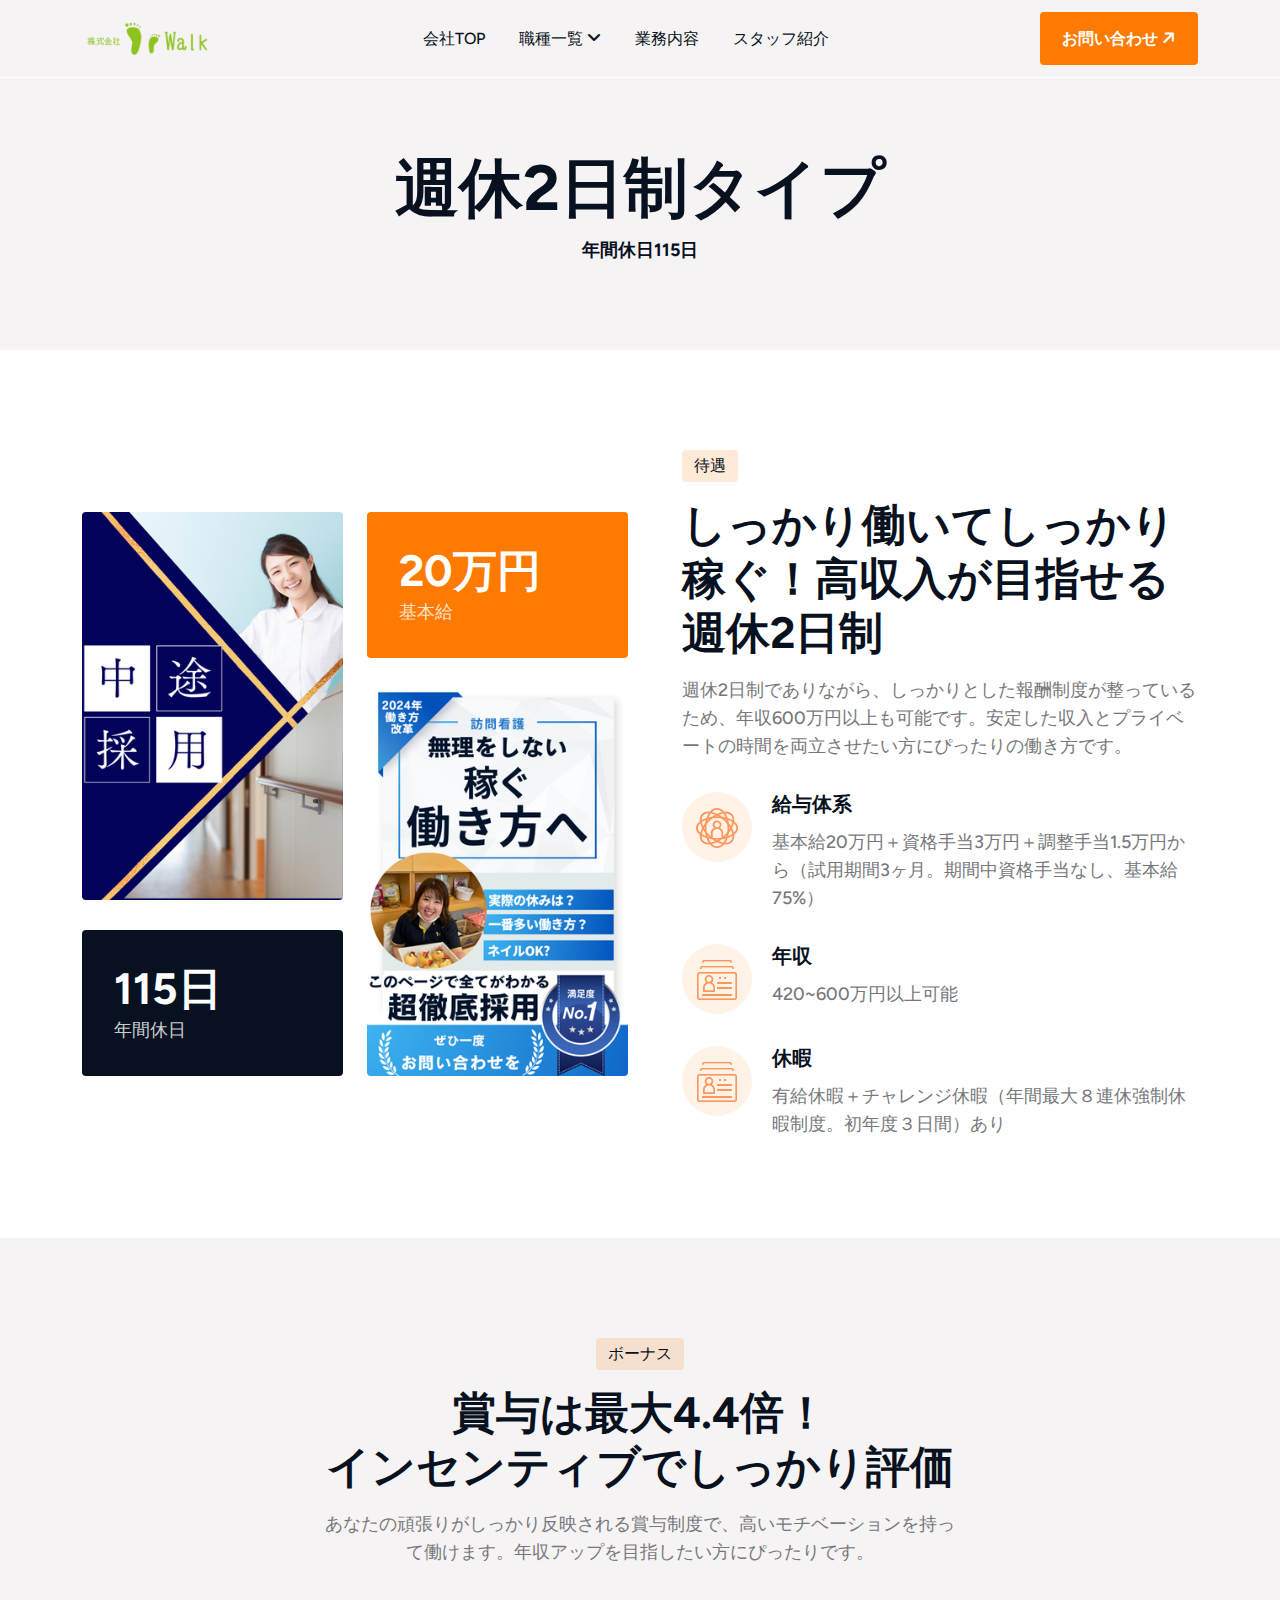
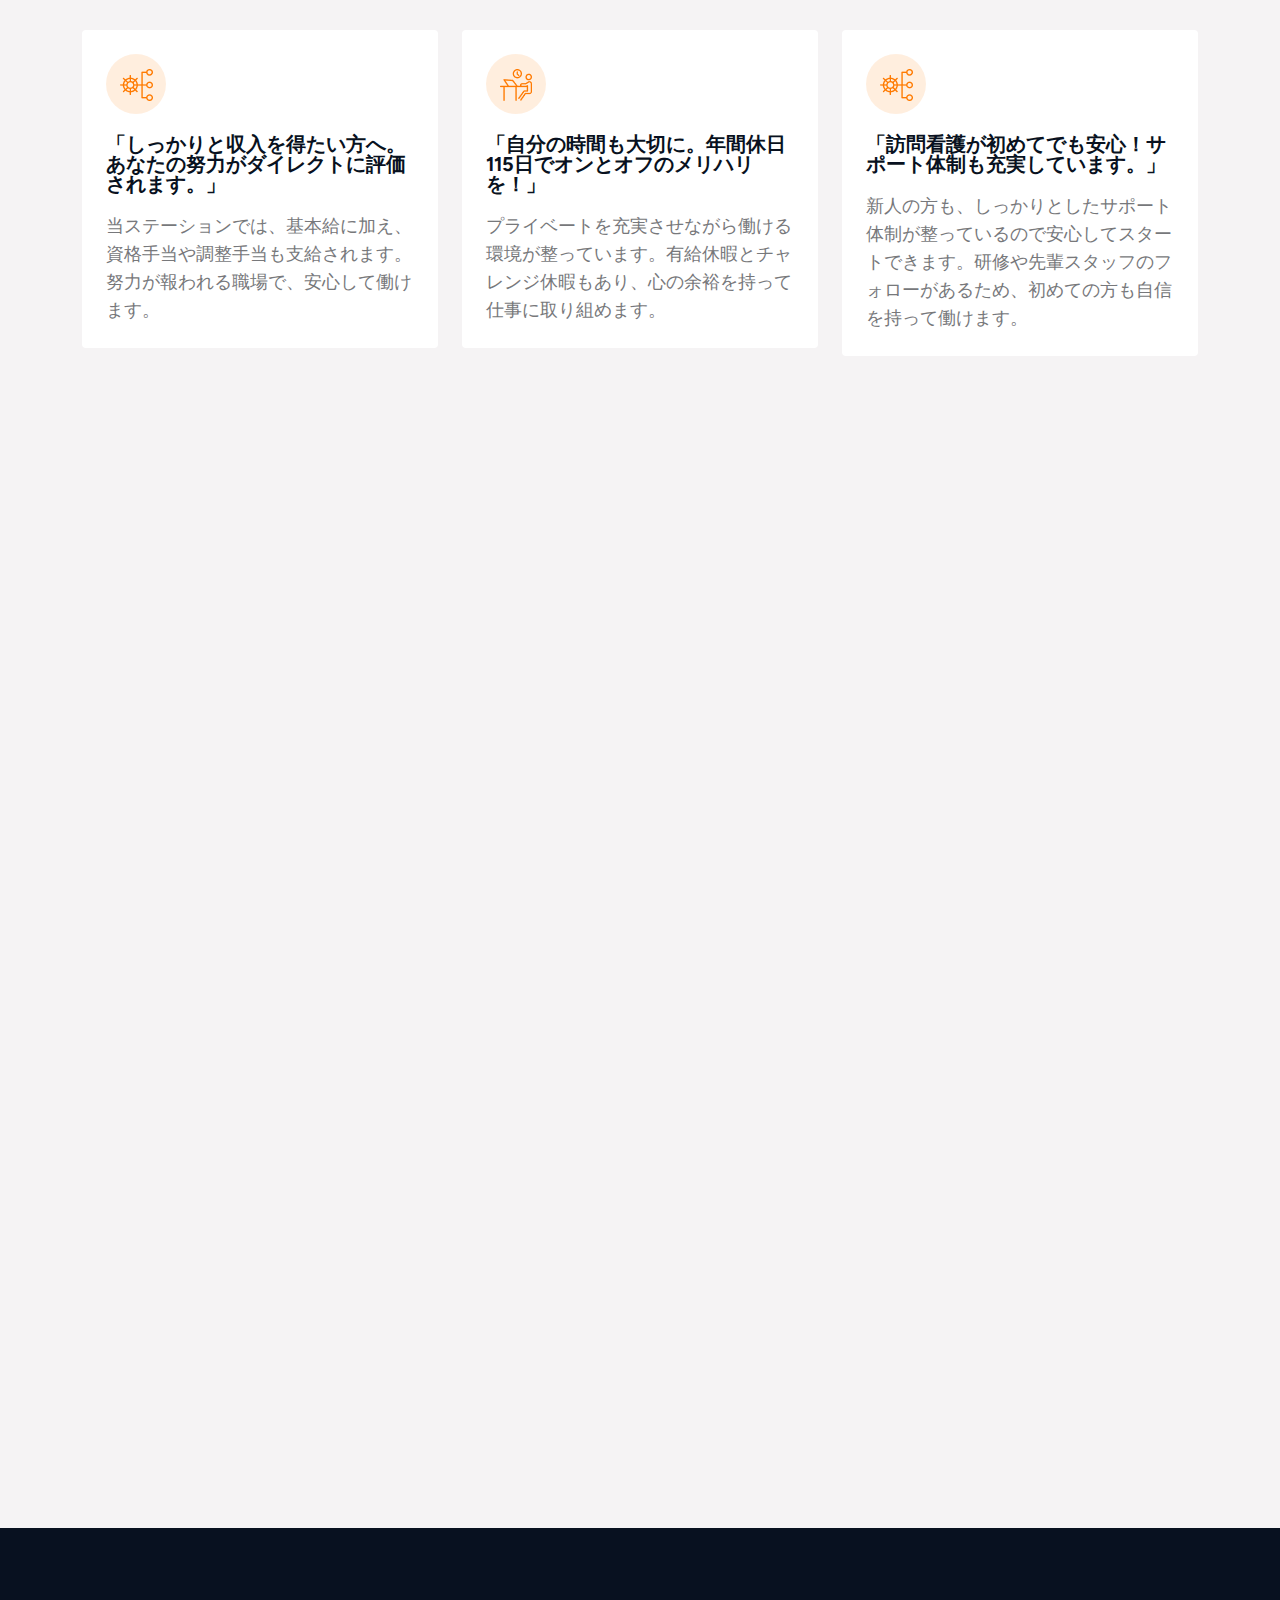
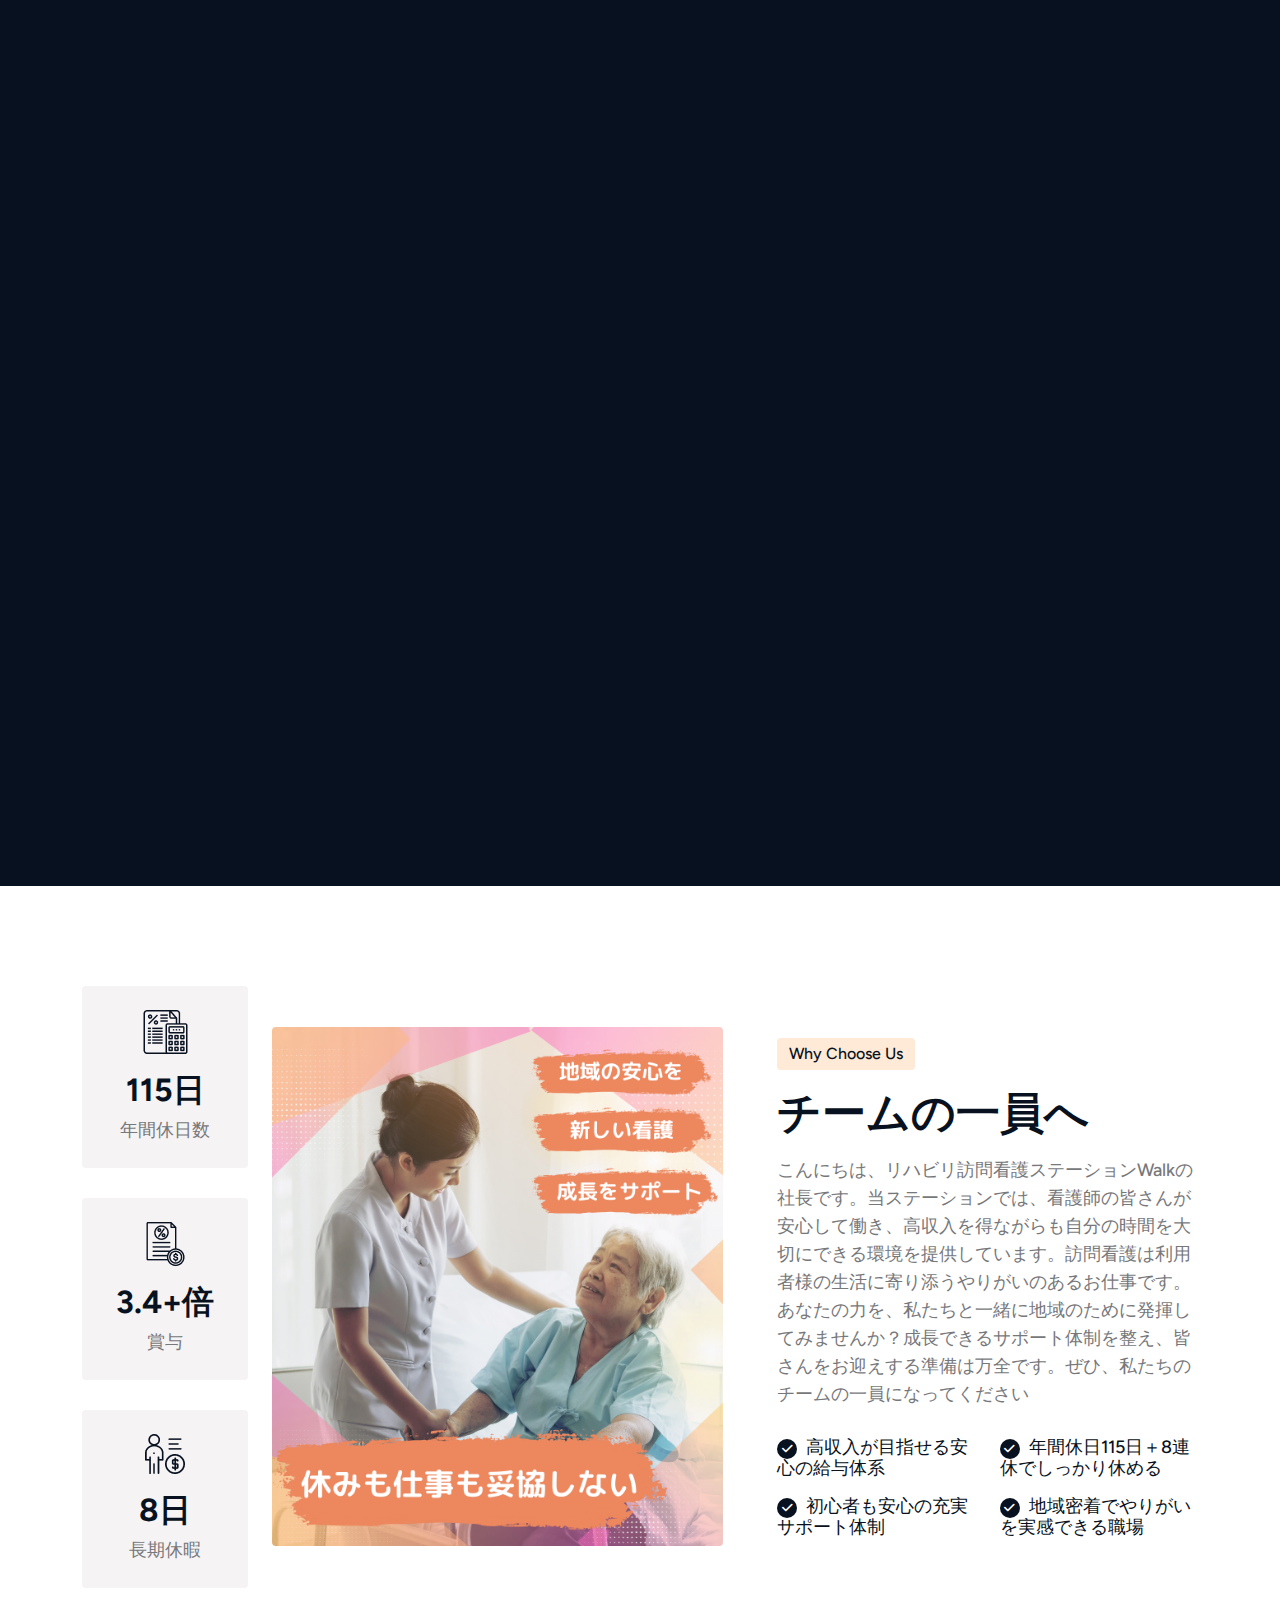
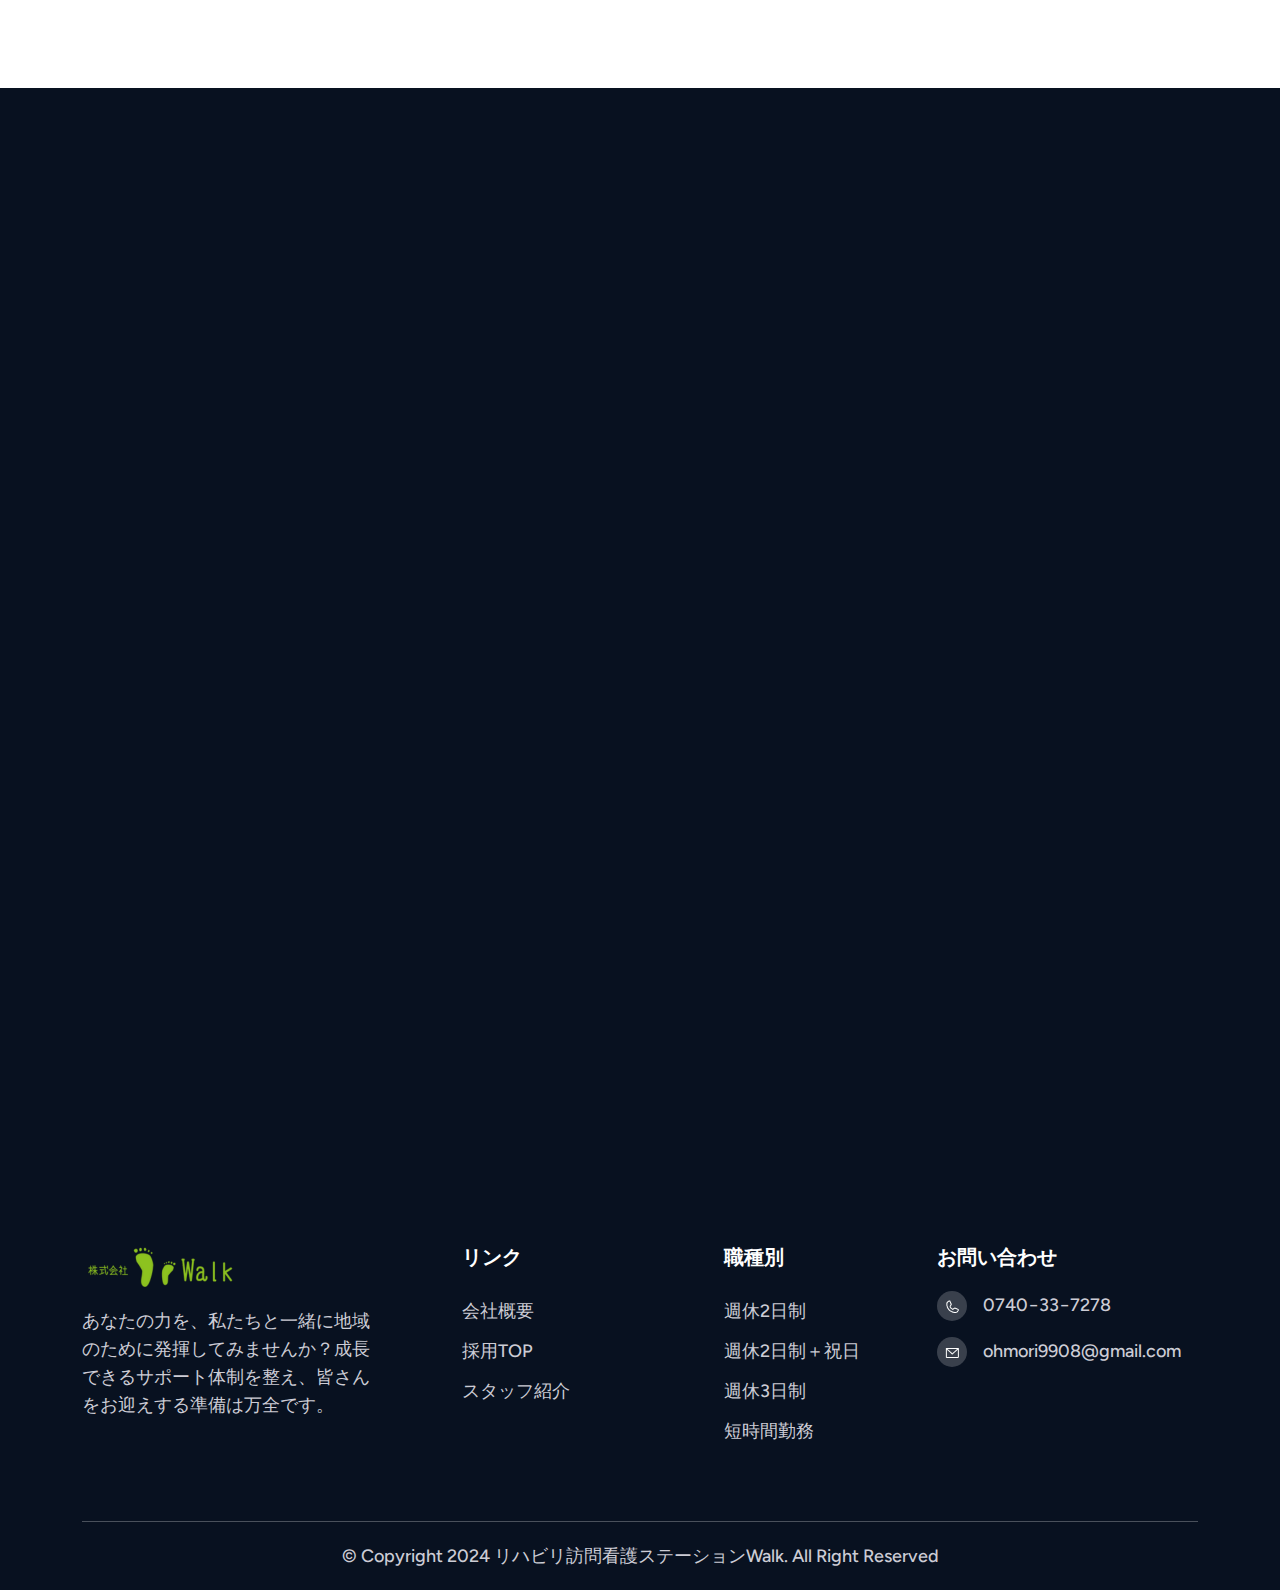
<file: about.html>
<!DOCTYPE html>
<html lang="en">
<head>
    <meta charset="UTF-8">
    <meta name="viewport" content="width=device-width, initial-scale=1.0">
    <meta property="og:title" content="リハビリ訪問看護ステーションWalk ウォーク" />
    <meta property="og:type" content="website" />
    <meta property="og:url" content="https://walk-ynwa.com" />
    <meta property="og:site_name" content="リハビリ訪問看護ステーションWalk ウォーク" />
    <meta property="og:locale" content="ja_JP" />
    <meta property="og:image" content="https://walk-ynwa.com/wp-content/themes/walk_tst/ogp-img.jpg" />
    <meta property="og:description" content=""/>
    <meta name="keyword" content="株式会社Walk,滋賀県,高島市,リハビリ訪問看護ステーション,訪問看護" />
    <meta name="description" content="株式会社Walkでは、滋賀県高島市で介護サービスを行っています。提供サービスやアクセスの情報等を公開しています。" />
    <title>採用ページ 株式会社Walk</title>


     <!--=====FAB ICON=======-->
     <link rel="shortcut icon" href="assets/img/logo/titel1.png" type="image/x-icon">


     <!--=====CSS=======-->
     <link rel="stylesheet" href="assets/css/bootstrap.min.css">
     <link rel="stylesheet" href="assets/css/fontawesome.css">
     <link rel="stylesheet" href="assets/css/magnific-popup.css">
     <link rel="stylesheet" href="assets/css/nice-select.css">
     <link rel="stylesheet" href="assets/css/slick-slider.css">
     <link rel="stylesheet" href="assets/css/owl.carousel.min.css">
     <link rel="stylesheet" href="assets/css/aos.css">
     <link rel="stylesheet" href="assets/css/mobile-menu.css">
     <link rel="stylesheet" href="assets/css/main.css">



     <!--=====JQUERY=======-->
     <script src="assets/js/jquery-3-6-0.min.js"></script>
</head>
<body class="body">


    <!-- Preloader Start -->
	<div class="preloader">
		<div class="loading-container">
			<div class="loading"></div>
			<div id="loading-icon"><img src="assets/img/logo/titel1.png" alt=""></div>
		</div>
	</div>
	<!-- Preloader End -->

  <!--=====progress END=======-->

<div class="paginacontainer"> 

  <div class="progress-wrap">
    <svg class="progress-circle svg-content" width="100%" height="100%" viewBox="-1 -1 102 102">
      <path d="M50,1 a49,49 0 0,1 0,98 a49,49 0 0,1 0,-98"/>
    </svg>
  </div>

</div> 

<!--=====progress END=======-->

<!--=====HEADER START=======-->
<header>
  <div class="header-area header-area1 header-area-all d-none d-lg-block" id="header">
    <div class="container">
      <div class="row">
        <div class="col-12">
          <div class="header-elements">
            <div class="site-logo">
              <a href="index.html">
               <img src="assets/img/logo/header-logo1.png" alt="">
              </a>
            </div>


            <div class="main-menu-ex main-menu-ex1">
              <ul>

               <li><a href="https://walk-ynwa.com/">会社TOP</a></li>


                <li class="dropdown-menu-parrent"><a href="#" class="main1" >職種一覧 <i class="fa-solid fa-angle-down"></i></a>
                 <ul>
                     <li><a href="about.html">週休2日制</a></li>
                     <li><a href="about1.html">週休2日制＋祝日</a></li>
                     <li><a href="about2.html">週休3日制</a></li>
                     <li><a href="about3.html">短時間勤務</a></li>     
                     <li><a href="job-details.html">募集要項</a></li>
                 </ul>
               </li>
               <li><a href="service-details.html">業務内容</a></li>
               <li><a href="team.html">スタッフ紹介</a></li>
                  
              </ul>
            </div>



            <div class="header2-buttons">
                 <div class="button">
                   <a class="theme-btn1" href="https://walk-ynwa.com/contact/">お問い合わせ<span><i class="fa-solid fa-arrow-right"></i></span></a>
                 </div>
            </div>

          </div>
        </div>
      </div>
    </div>
  </div>
</header>
<!--=====HEADER END=======-->

       <!--=====Mobile header start=======-->
       <div class="mobile-header mobile-header-main d-block d-lg-none ">
         <div class="container-fluid">
           <div class="col-12">
             <div class="mobile-header-elements">
               <div class="mobile-logo">
                 <a href="index.html"><img src="assets/img/logo/header-logo1.png" alt=""></a>
               </div>
               <div class="mobile-nav-icon">
                 <i class="fa-duotone fa-bars-staggered"></i>
               </div>
             </div>
           </div>
         </div>
       </div>
       
       <div class="mobile-sidebar d-block d-lg-none">
         <div class="logo-m">
           <a href="index.html"><img src="assets/img/logo/header-logo1.png" alt=""></a>
         </div>
         <div class="menu-close">
           <i class="fa-solid fa-xmark"></i>
         </div>
         <div class="mobile-nav">
     
           <ul>
             <li><a href="about.html">会社TOP</a></li>
             <li  class="has-dropdown has-dropdown1"><a href="" class="main">職種一覧<span><i class="fa-solid fa-angle-right"></i></span></a>
              <ul class="sub-menu">
                <li><a href="about.html">週休2日制（年間休日115日）</a></li>
                <li><a href="about1.html">週休2日制＋祝日（年間休日131日）</a></li>
                <li><a href="about2.html">週休3日制（年間休日167日）</a></li>
                <li><a href="about3.html">短時間勤務</a></li>     
                <li><a href="job-details.html">募集要項</a></li>
              </ul>
            </li>
            <li><a href="service-details.html">業務内容</a></li>
             <li><a href="team.html">スタッフ紹介</a></li>
   

     

   
           </ul>
           
 
           <div class="single-footer-items">
             <h3>お問い合わせ</h3>

             <div class="contact-box">
               <div class="icon">
                 <img src="assets/img/icons/footer-icon1.png" alt="">
               </div>
               <div class="pera">
                 <a href="tel:0740337278">0740−33−7278</a>
               </div>
             </div>

             <div class="contact-box">
               <div class="icon">
                 <img src="assets/img/icons/footer-icon2.png" alt="">
               </div>
               <div class="pera">
                <a href="mailto:ohmori9908@gmail.com">ohmori9908@gmail.com</a>
              </div>
             </div>

             <div class="contact-box">
               <div class="icon">
                 <img src="assets/img/icons/footer-icon3.png" alt="">
               </div>
               <div class="pera">
                 <a href="https://www.google.com/maps?ll=35.327271,136.02515&z=17&t=m&hl=ja&gl=JP&mapclient=embed&q=〒520-1212+滋賀県高島市安曇川町西万木１８９%E2%88%92３">
                   滋賀県高島市安曇川町西万木189-3 花寿文化教室１F
                 </a>                  
               </div>
             </div>

        </div>
 
 
         </div>
       </div>
   

        <!--=====HERO AREA START =======-->

        <div class="common-hero">
            <div class="container">
                <div class="row">
                    <div class="col-lg-6 m-auto text-center">
                        <div class="main-heading">
                            <h1>週休2日制タイプ</h1>
                            <div class="pages-intro">
                                <p>年間休日115日</p>
                            </div>
                        </div>
                    </div>
                </div>
            </div>
        </div>
        <!--=====HERO AREA END=======-->

                <!--=====ABOUT AREA START=======-->

                <div class="about-page-sec1 sp">
                  <div class="container">
                    <div class="row align-items-center">
                      <div class="col-lg-6">
                        <div class="about3-images">
                          <div class="row">
                            <div class="col-lg-6">
                              <div class="image overlay-anim">
                                <img src="assets/img/about/about3-img1.png" alt="">
                              </div>
                              <div class="conter-box conter-box1">
                                <h3><span class="counter">115日</span></h3>
                                <p>年間休日</p>
                              </div>
                            </div>
        
                            <div class="col-lg-6">
                              <div class="conter-box conter-box2">
                                <h3><span class="counter">20万円</span></h3>
                                <p>基本給</p>
                              </div>
                              <div class="image overlay-anim">
                                <img src="assets/img/about/about3-img2.png" alt="">
                              </div>
                            </div>
        
                          </div>
                        </div>
                      </div>
        
                      <div class="col-lg-6">
                        <div class="heading1 about3-heading">
                          <span class="span">待遇</span>
                          <h2>しっかり働いてしっかり稼ぐ！高収入が目指せる週休2日制</h2>
                          <div class="space16"></div>
                          <p>週休2日制でありながら、しっかりとした報酬制度が整っているため、年収600万円以上も可能です。安定した収入とプライベートの時間を両立させたい方にぴったりの働き方です。</p>
        
                          <div class="about3-icon-box">
                            <div class="">
                              <div class="icon">
                                <img src="assets/img/icons/about3-icon1.png" alt="">
                              </div>
                            </div>
                            <div class="heading1">
                              <h5><a href="#">給与体系</a></h5>
                              <p>基本給20万円＋資格手当3万円＋調整手当1.5万円から（試用期間3ヶ月。期間中資格手当なし、基本給75%）</p>
                            </div>
                          </div>
        
                          <div class="about3-icon-box">
                            <div class="">
                              <div class="icon">
                                <img src="assets/img/icons/about3-icon2.png" alt="">
                              </div>
                            </div>
                            <div class="heading1">
                              <h5><a href="#">年収</a></h5>
                              <p>420~600万円以上可能
                              </p>
                            </div>
                          </div>

                          <div class="about3-icon-box">
                            <div class="">
                              <div class="icon">
                                <img src="assets/img/icons/about3-icon2.png" alt="">
                              </div>
                            </div>
                            <div class="heading1">
                              <h5><a href="#">休暇</a></h5>
                              <p>
                                有給休暇＋チャレンジ休暇（年間最大８連休強制休暇制度。初年度３日間）あり
                              </p>
                            </div>
                          </div>
        
                        </div>
                      </div>
                    </div>
                  </div>
                </div>
        
                <!--=====ABOUT AREA END=======-->

                <!--=====OUR MISSION AREA START=======-->

                <div class="mission sp">
                  <div class="container">
                    <div class="row">
                      <div class="col-lg-7 m-auto text-center">
                        <div class="heading1">
                          <span class="span">ボーナス</span>
                          <h2>賞与は最大4.4倍！<br>インセンティブでしっかり評価</h2>
                          <div class="space16"></div>
                          <p> あなたの頑張りがしっかり反映される賞与制度で、高いモチベーションを持って働けます。年収アップを目指したい方にぴったりです。</p>
                        </div>
                      </div>
                    </div>

                    <div class="space30"></div>
                    <div class="row">
                      <div class="col-lg-4 col-md-6">
                        <div class="mission-box">
                          <div class="icon">
                            <img src="assets/img/icons/mission-icon1.png" alt="">
                          </div>
                          <div class="heading1">
                            <h5><a href="#">「しっかりと収入を得たい方へ。あなたの努力がダイレクトに評価されます。」</a></h5>
                            <div class="space16"></div>
                            <p>当ステーションでは、基本給に加え、資格手当や調整手当も支給されます。努力が報われる職場で、安心して働けます。</p>
                          </div>
                        </div>
                      </div>

                      <div class="col-lg-4 col-md-6">
                        <div class="mission-box">
                          <div class="icon">
                            <img src="assets/img/icons/mission-icon2.png" alt="">
                          </div>
                          <div class="heading1">
                            <h5><a href="#">「自分の時間も大切に。年間休日115日でオンとオフのメリハリを！」</a></h5>
                            <div class="space16"></div>
                            <p>プライベートを充実させながら働ける環境が整っています。有給休暇とチャレンジ休暇もあり、心の余裕を持って仕事に取り組めます。</p>
                          </div>
                        </div>
                      </div>

                      <div class="col-lg-4 col-md-6">
                        <div class="mission-box">
                          <div class="icon">
                            <img src="assets/img/icons/mission-icon1.png" alt="">
                          </div>
                          <div class="heading1">
                            <h5><a href="#"> 「訪問看護が初めてでも安心！サポート体制も充実しています。」</a></h5>
                            <div class="space16"></div>
                            <p> 新人の方も、しっかりとしたサポート体制が整っているので安心してスタートできます。研修や先輩スタッフのフォローがあるため、初めての方も自信を持って働けます。</p>
                          </div>
                        </div>
                      </div>

                    </div>
                  </div>
                </div>

                <!--=====OUR MISSION AREA END=======-->


                <div class="work1 sp">
                  <div class="container">
                    <div class="row align-items-center">
                      <div class="col-lg-6">
                        <div class="work-img reveal overlay-anim">
                          <img src="assets/img/work/work1-image.png" alt="">
                        </div>
                      </div>
          
                      <div class="col-lg-6">
                        <div class="heading1 work1-heading">
                          <span class="span" data-aos="zoom-in-left" data-aos-duration="700">安心な高待遇</span>
                          <h2 class="text-anime-style-3">福利厚生も充実</h2>
                          <div class="space16"></div>
                          <p data-aos="fade-left" data-aos-duration="900">リハビリ訪問看護ステーションWalkでは、働く皆さんが長く安心して働けるよう、充実した福利厚生と手厚いサポート体制を整えています。</p>
          
                          <div class="space10"></div>
                          <div class="" data-aos="fade-left" data-aos-duration="900">
                            <div class="work1-box">
                              <div class="">
                                <div class="icon">
                                  <img src="assets/img/icons/work1-icon1.png" alt="">
                                </div>
                              </div>
                              <div class="heading1">
                                <h4><a href="service-details.html">退職金制度あり</a></h4>
                                <p>長く働いてくださる方への感謝の気持ちとして、退職金制度を設けています。週30時間以上勤務されている方が対象ですので、将来も安心して働くことができます。</p>
                              </div>
                            </div>
                          </div>
          
                          <div class="" data-aos="fade-left" data-aos-duration="700">
                            <div class="work1-box">
                              <div class="">
                                <div class="icon">
                                  <img src="assets/img/icons/work1-icon2.png" alt="">
                                </div>
                              </div>
                              <div class="heading1">
                                <h4><a href="service-details.html">研修費・書籍代負担でスキルアップを応援！  </a></h4>
                                <p>仕事に役立つ研修費や書籍代をサポートします（事前申請制で、各年1回上限2万円まで）。学び続ける姿勢を応援し、あなたのスキルアップをしっかり支援します。</p>
                              </div>
                            </div>
                          </div>
          
                          <div class="" data-aos="fade-left" data-aos-duration="1100">
                            <div class="work1-box">
                              <div class="">
                                <div class="icon">
                                  <img src="assets/img/icons/work1-icon3.png" alt="">
                                </div>
                              </div>
                              <div class="heading1">
                                <h4><a href="service-details.html">資格取得補助＆転入者支度金あり</a></h4>
                                <p>資格取得を目指す方には補助制度を設けています。また、転入者には引越し代の一部負担も行っていますので、新しい環境でのスタートをサポートします！
                                </p>
                              </div>
                            </div>
                          </div>
          
          
                        </div>
                      </div>
          
                    </div>
                  </div>
                </div>

       <!--=====SERVICE AREA START=======-->

       <div class="service1 sp">
        <div class="container">
          <div class="row">
            <div class="col-lg-8 m-auto text-center">
              <div class="heading1-w">
                <span class="span" data-aos="zoom-in-left" data-aos-duration="700">オンコール手当！</span>
                <h2 class="text-anime-style-3">高額なオンコール手当で安心サポート！</h2>
                <div class="space16"></div>
                <p data-aos="fade-left" data-aos-duration="800"> 訪問看護におけるオンコール対応には、平日3,000円から、休日は5,000円からの手当を支給。さらに状況に応じて最大10,000円まで支給される場合もあります。対応に対するしっかりした評価があるため、安心して業務に取り組めます。また、オンコール出勤があった際には代休を取得できるので、しっかり休んでリフレッシュすることも可能です。</p>
              </div>
            </div>
          </div>

          <div class="space30"></div>
          <div class="row">
            <div class="col-lg-4 col-md-6">
              <div class="service1-box active" data-aos="zoom-in-up" data-aos-duration="700">
                <div class="image overlay-anim">
                  <img src="assets/img/service/service1-img1.png" alt="">
                </div>
                <div class="hover-area">
                  <div class="icon">
                    <img src="assets/img/icons/service1-icon1.png" alt="">
                  </div>
                  <div class="space16"></div>
                  <div class="heading1-w">
                    <h4><a href="service-details.html">ネイルOK！</a></h4>
                    <div class="space16"></div>
                    <p>自分らしいスタイルで働けるのも魅力の一つ。ネイルもOKなので、オシャレを楽しみながらお仕事ができます！</p>
                  </div>
                </div>
              </div>
            </div>

            <div class="col-lg-4 col-md-6">
              <div class="service1-box active" data-aos="zoom-in-up" data-aos-duration="900">
                <div class="image overlay-anim">
                  <img src="assets/img/service/service1-img2.png" alt="">
                </div>
                <div class="hover-area">
                  <div class="icon">
                    <img src="assets/img/icons/service1-icon2.png" alt="">
                  </div>
                  <div class="space16"></div>
                  <div class="heading1-w">
                    <h4><a href="service-details.html">タブレット＆社用車支給</a></h4>
                    <div class="space16"></div>
                    <p>業務に必要なタブレットや社用車を支給。移動もスムーズで、効率よく訪問看護が行えます。                    </p>
                  </div>
                </div>
              </div>
            </div>

            <div class="col-lg-4 col-md-6">
              <div class="service1-box active" data-aos="zoom-in-up" data-aos-duration="1100">
                <div class="image overlay-anim">
                  <img src="assets/img/service/service1-img3.png" alt="">
                </div>
                <div class="hover-area">
                  <div class="icon">
                    <img src="assets/img/icons/service1-icon3.png" alt="">
                  </div>
                  <div class="space16"></div>
                  <div class="heading1-w">
                    <h4><a href="service-details.html">残業は月10時間以下！</a></h4>
                    <div class="space16"></div>
                    <p>残業が少なく、プライベートの時間をしっかり確保できます。働きやすさを大切にしています。</p>
                  </div>
                </div>
              </div>
            </div>


          </div>
        </div>
      </div>

      <!--=====SERVICE AREA END=======-->
                
        <!--=====ABOUT AREA START=======-->

        <div class="chosse1 sp">
          <div class="container">
            <div class="row align-items-center">
              <div class="col-lg-2">
                <div class="">
                  <div class="icon-box">
                    <div class="icon">
                      <img src="assets/img/icons/choose1-icon1.png" alt="">
                    </div>
                    <div class="heading1">
                      <h3>115日</h3>
                      <div class="space10"></div>
                      <p>年間休日数</p>
                    </div>
                  </div>
                </div>

                <div class="">
                  <div class="icon-box">
                    <div class="icon">
                      <img src="assets/img/icons/choose1-icon2.png" alt="">
                    </div>
                    <div class="heading1">
                      <h3>3.4+倍</h3>
                      <div class="space10"></div>
                      <p>賞与</p>
                    </div>
                  </div>
                </div>

                <div class="">
                  <div class="icon-box icon-box2">
                    <div class="icon">
                      <img src="assets/img/icons/choose1-icon3.png" alt="">
                    </div>
                    <div class="heading1">
                      <h3>8日</h3>
                      <div class="space10"></div>
                      <p>長期休暇</p>
                    </div>
                  </div>
                </div>

              </div>
              <div class="col-lg-5">
                <div class="image overlay-anim">
                  <img src="assets/img/others/choose1-img.png" alt="">
                </div>
              </div>
              <div class="col-lg-5">
                <div class="heading1 choose1-heading">
                  <span class="span">Why Choose Us</span>
                  <h2>チームの一員へ</h2>
                  <div class="space16"></div>
                  <p>こんにちは、リハビリ訪問看護ステーションWalkの社長です。当ステーションでは、看護師の皆さんが安心して働き、高収入を得ながらも自分の時間を大切にできる環境を提供しています。訪問看護は利用者様の生活に寄り添うやりがいのあるお仕事です。あなたの力を、私たちと一緒に地域のために発揮してみませんか？成長できるサポート体制を整え、皆さんをお迎えする準備は万全です。ぜひ、私たちのチームの一員になってください</p>

                  <div class="space10"></div>
                  <div class="row">
                    <div class="col-lg-6">
                      <ul class="icon-list">
                        <li><span><i class="fa-solid fa-check"></i></span> 高収入が目指せる安心の給与体系</li>
                      </ul>
                    </div>
                    <div class="col-lg-6">
                      <ul class="icon-list">
                        <li><span><i class="fa-solid fa-check"></i></span> 年間休日115日＋8連休でしっかり休める</li>
                      </ul>
                    </div>
                    <div class="col-lg-6">
                      <ul class="icon-list">
                        <li><span><i class="fa-solid fa-check"></i></span> 初心者も安心の充実サポート体制</li>
                      </ul>
                    </div>
                    <div class="col-lg-6">
                      <ul class="icon-list">
                        <li><span><i class="fa-solid fa-check"></i></span> 地域密着でやりがいを実感できる職場</li>
                      </ul>
                    </div>
                  </div>

                </div>
              </div>
            </div>
          </div>
        </div>

        <!--=====ABOUT AREA END=======-->

             <!--=====TESTIMONIAL AREA START=======-->

             <div class="contact1 sp">
              <div class="container">
                <div class="row align-items-center">
                  <div class="col-lg-6">
                    <div class="heading1-w">
                      <span class="span" data-aos="zoom-in-left" data-aos-duration="700">Contact Us</span>
                      <h2 class="text-anime-style-3">あなたの力を私たちのチームで発揮しませんか？</h2>
                      <div class="space16"></div>
                      <p data-aos="fade-right" data-aos-duration="900">興味を持っていただきありがとうございます！訪問看護にチャレンジしてみたい、地域で活躍したい、そんなあなたのご応募を心よりお待ちしています。まずはお気軽にお問い合わせください。</p>
      
                      <div class="" data-aos="fade-right" data-aos-duration="800">
                        <div class="contact1-box">
                          <div class="icon">
                            <img src="assets/img/icons/contact-icon1.png" alt="">
                          </div>
                          <div class="heading">
                            <p>お電話</p>
                            <a href="tel:0740337278">0740−33−7278</a>
                          </div>
                        </div>
                      </div>
        
                      <div class="" data-aos="fade-right" data-aos-duration="1100">
                        <div class="contact1-box">
                          <div class="icon">
                            <img src="assets/img/icons/contact-icon2.png" alt="">
                          </div>
                          <div class="heading">
                            <p>メール</p>
                            <a href="mailto:ohmori9908@gmail.com">ohmori9908@gmail.com</a>
                          </div>
                        </div>
                      </div>
        
                    </div>
                  </div>
        
                  <div class="col-lg-6">
                    <div class="contact1-form" data-aos="zoom-out" data-aos-duration="900">
                      <iframe src="https://docs.google.com/forms/d/e/1FAIpQLScAQkJmtwzi7rZyVrO4BcsIMZa5QLGa_UB70v2vwzyUQGZ5TA/viewform?embedded=true" width="100%" height="807" frameborder="0" marginheight="0" marginwidth="0">読み込んでいます…</iframe>
                    </div>
                  </div>
      
                </div>
              </div>
            </div>

      <!--=====TESTIMONIAL AREA END=======-->

            <!--=====TEAM AREA START=======-->

      
            <!--=====TEAM AREA END=======-->
      
        
            <!--===== CTA AREA START =======-->

            <!--===== CTA AREA START =======-->

            <!--===== FOOTER AREA START =======-->

            <div class="footer1 _relative">
              <div class="container">
                   <div class="row">
                        <div class="col-lg-4 col-md-6 col-12">
                             <div class="single-footer-items footer-logo-area">
                                  <div class="footer-logo">
                                    <a href=""><img src="assets/img/logo/footer-logo1.png" alt=""></a>
                                  </div>
                                  <div class="space20"></div>
                                  <div class="heading1-w">
                                    <p>あなたの力を、私たちと一緒に地域のために発揮してみませんか？成長できるサポート体制を整え、皆さんをお迎えする準備は万全です。</p>
                                  </div>
                             </div>
                        </div>
    
                        <div class="col-lg col-md-6 col-12">
                             <div class="single-footer-items">
                                  <h3>リンク</h3>
    
                                  <ul class="menu-list">
                                    <li><a href="https://walk-ynwa.com/">会社概要</a></li>
                                    <li><a href="index.html">採用TOP</a></li>
                                    <li><a href="team.html">スタッフ紹介 </a></li>
                                  </ul>
                             </div>
                        </div>
    
                        <div class="col-lg col-md-6 col-12">
                             <div class="single-footer-items pl-5">
                                  <h3>職種別</h3>
    
                                  <ul class="menu-list">
                                       <li><a href="about.html">週休2日制 </a></li>
                                       <li><a href="about1.html">週休2日制＋祝日</a></li>
                                       <li><a href="about2.html">週休3日制</a></li>
                                       <li><a href="about3.html">短時間勤務</a></li>
                                  </ul>
                             </div>
                        </div>
    
    
                        <div class="col-lg-3 col-md-6 col-12">
                             <div class="single-footer-items">
                                  <h3>お問い合わせ</h3>
    
                                  <div class="contact-box">
                                    <div class="icon">
                                      <img src="assets/img/icons/footer-icon1.png" alt="">
                                    </div>
                                    <div class="pera">
                                      <a href="tel:0740337278">0740−33−7278</a>
                                    </div>
                                  </div>

                                  <div class="contact-box">
                                    <div class="icon">
                                      <img src="assets/img/icons/footer-icon2.png" alt="">
                                    </div>
                                    <div class="pera">
                                      <a href="mailto:ohmori9908@gmail.com">ohmori9908@gmail.com</a>
                                    </div>
                                  </div>

    
                             </div>
                        </div>
    
                   </div>
    
                   <div class="space70"></div>
              </div>

              <div class="copyright-area _relative">
                <div class="container">
                  <div class="row align-items-center">
                    <div class="col-md-12">
                         <div class="coppyright">
                           <p>© Copyright 2024 リハビリ訪問看護ステーションWalk. All Right Reserved</p>
                         </div>
                    </div>
               </div>
              </div>
                
           </div>
  
        </div>
        
                <!--===== FOOTER AREA END =======-->



      <script src="assets/js/bootstrap.min.js"></script>
      <script src="assets/js/aos.js"></script>
      <script src="assets/js/fontawesome.js"></script>
      <script src="assets/js/jquery.countup.js"></script>
      <script src="assets/js/mobile-menu.js"></script>
      <script src="assets/js/jquery.magnific-popup.js"></script>
      <script src="assets/js/owl.carousel.min.js"></script>
      <script src="assets/js/slick-slider.js"></script>
      <script src="assets/js/gsap.min.js"></script>
      <script src="assets/js/ScrollTrigger.min.js"></script>
      <script src="assets/js/Splitetext.js"></script>
      <script src="assets/js/SmoothScroll.js"></script>
      <script src="assets/js/text-animation.js"></script>
      <script src="assets/js/jquery.lineProgressbar.js"></script>
      <script src="assets/js/tilt.jquery.js"></script>
      <script src="assets/js/main.js"></script>


</body>
</html>
</file>
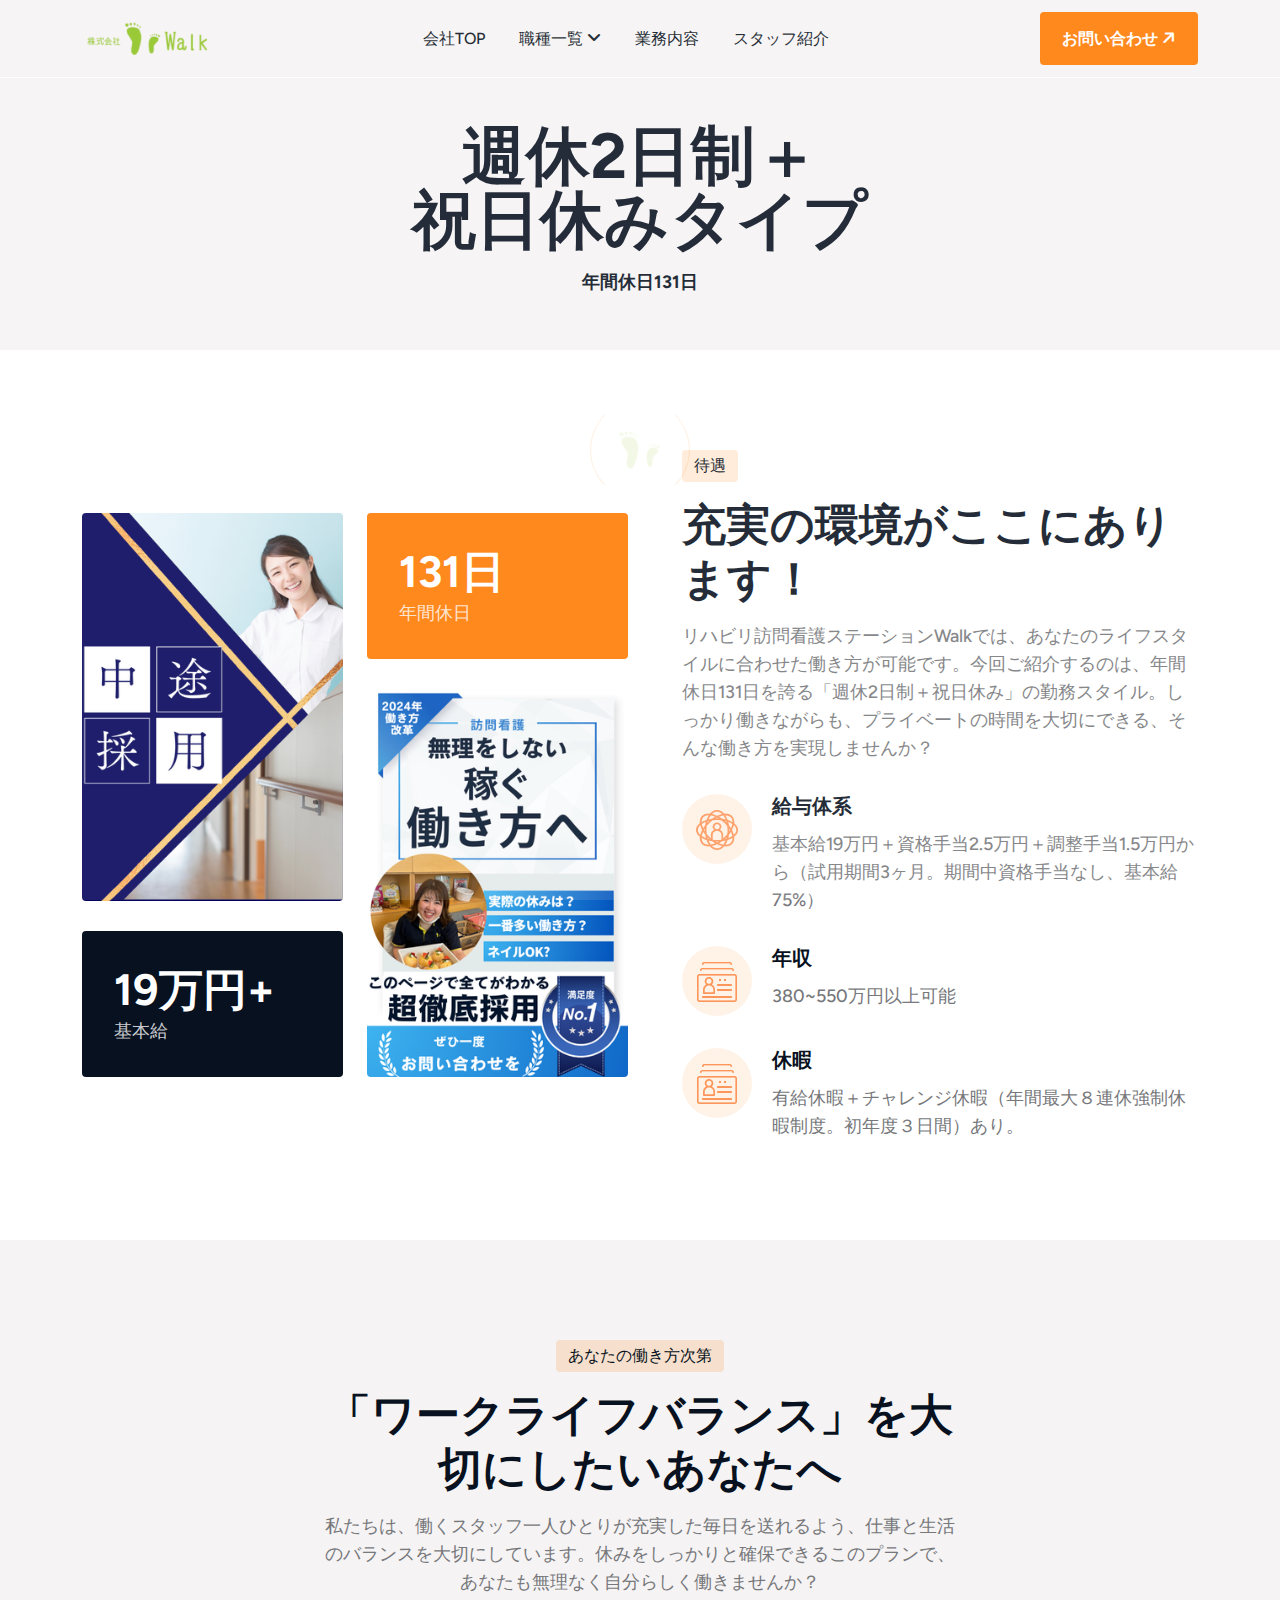
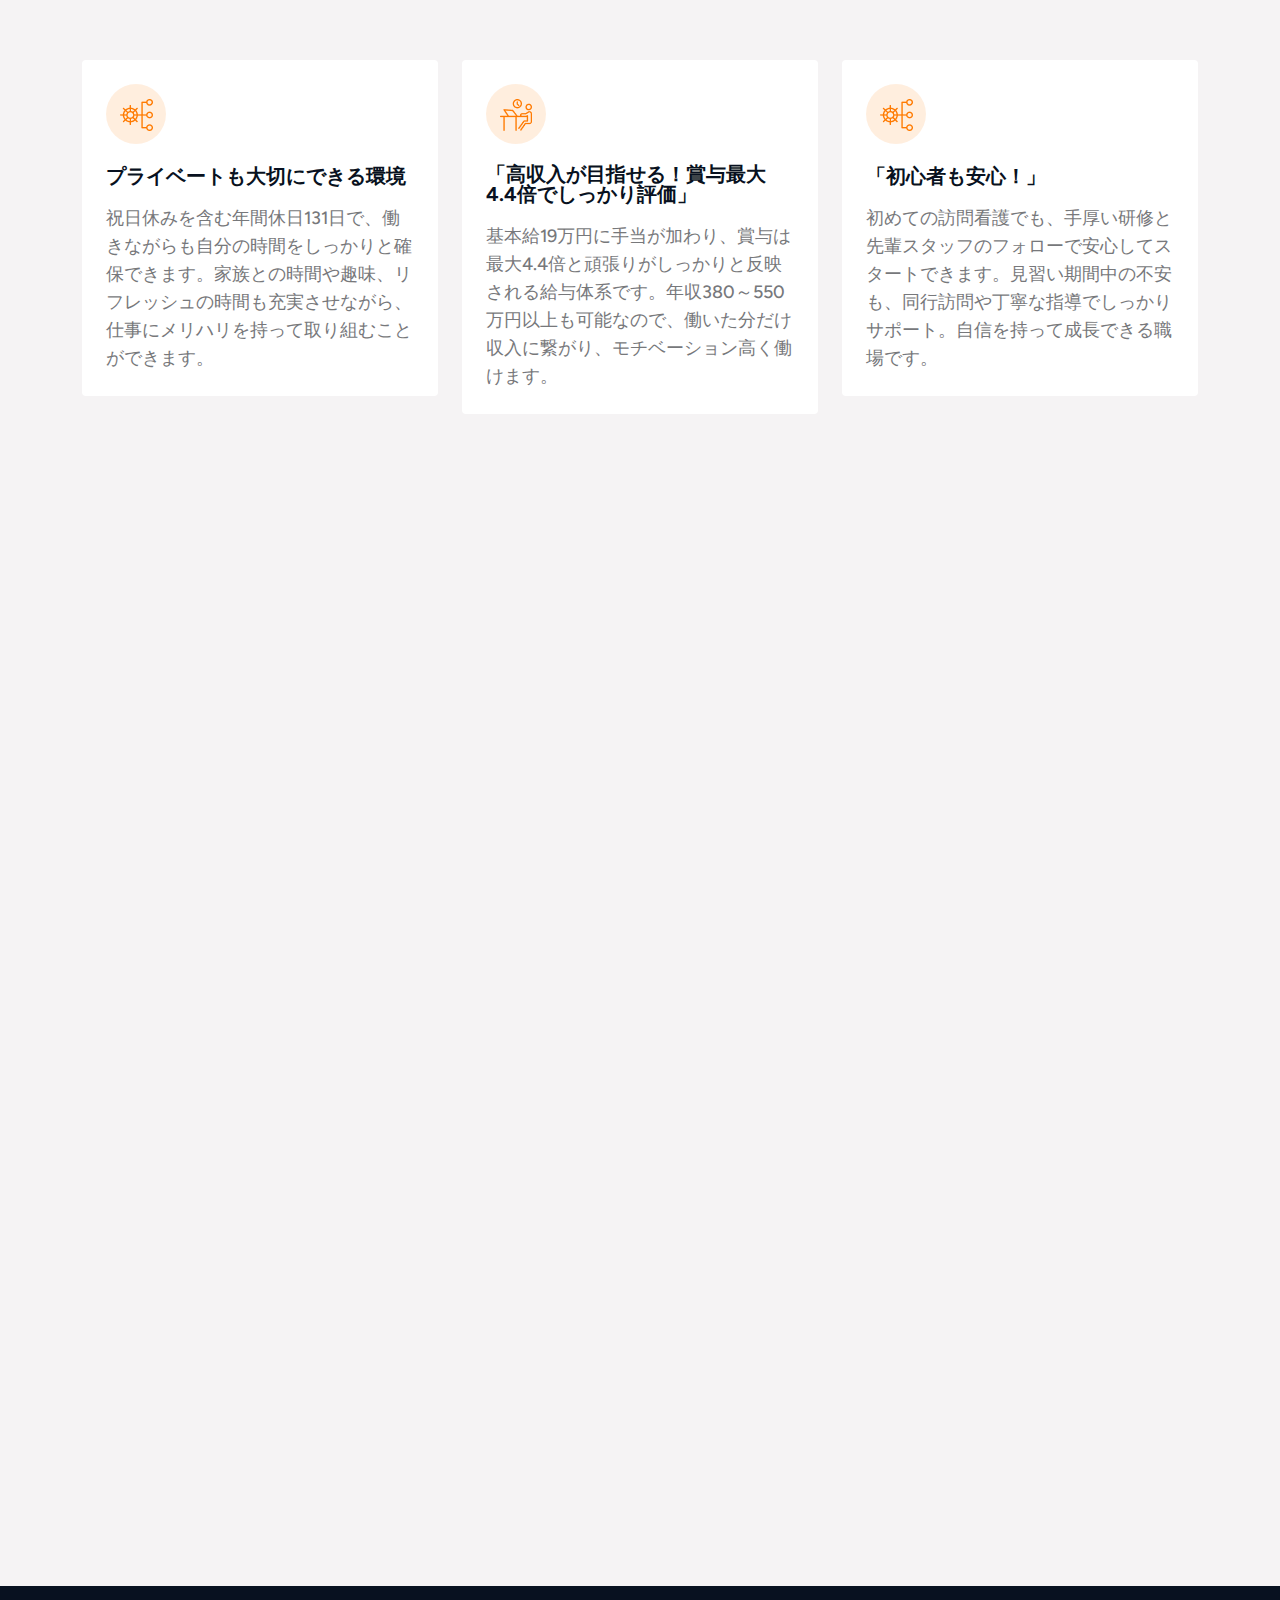
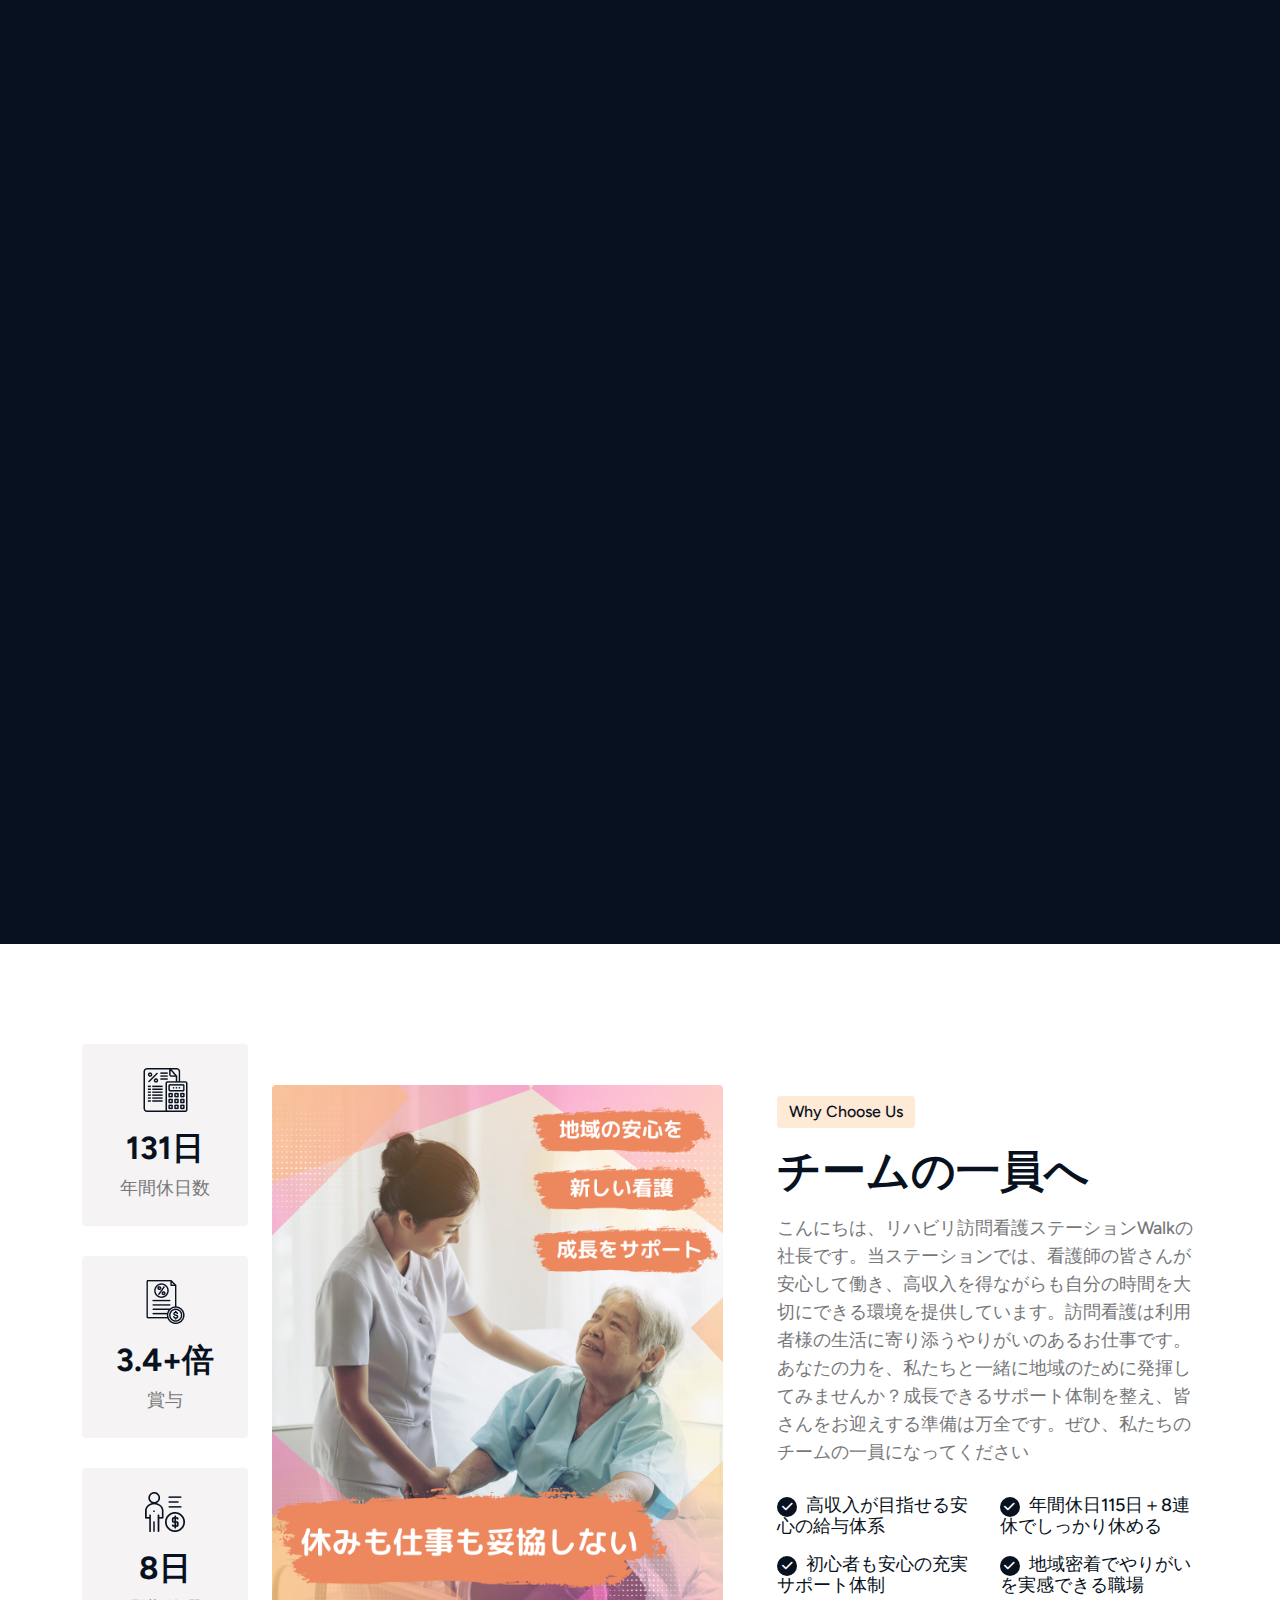
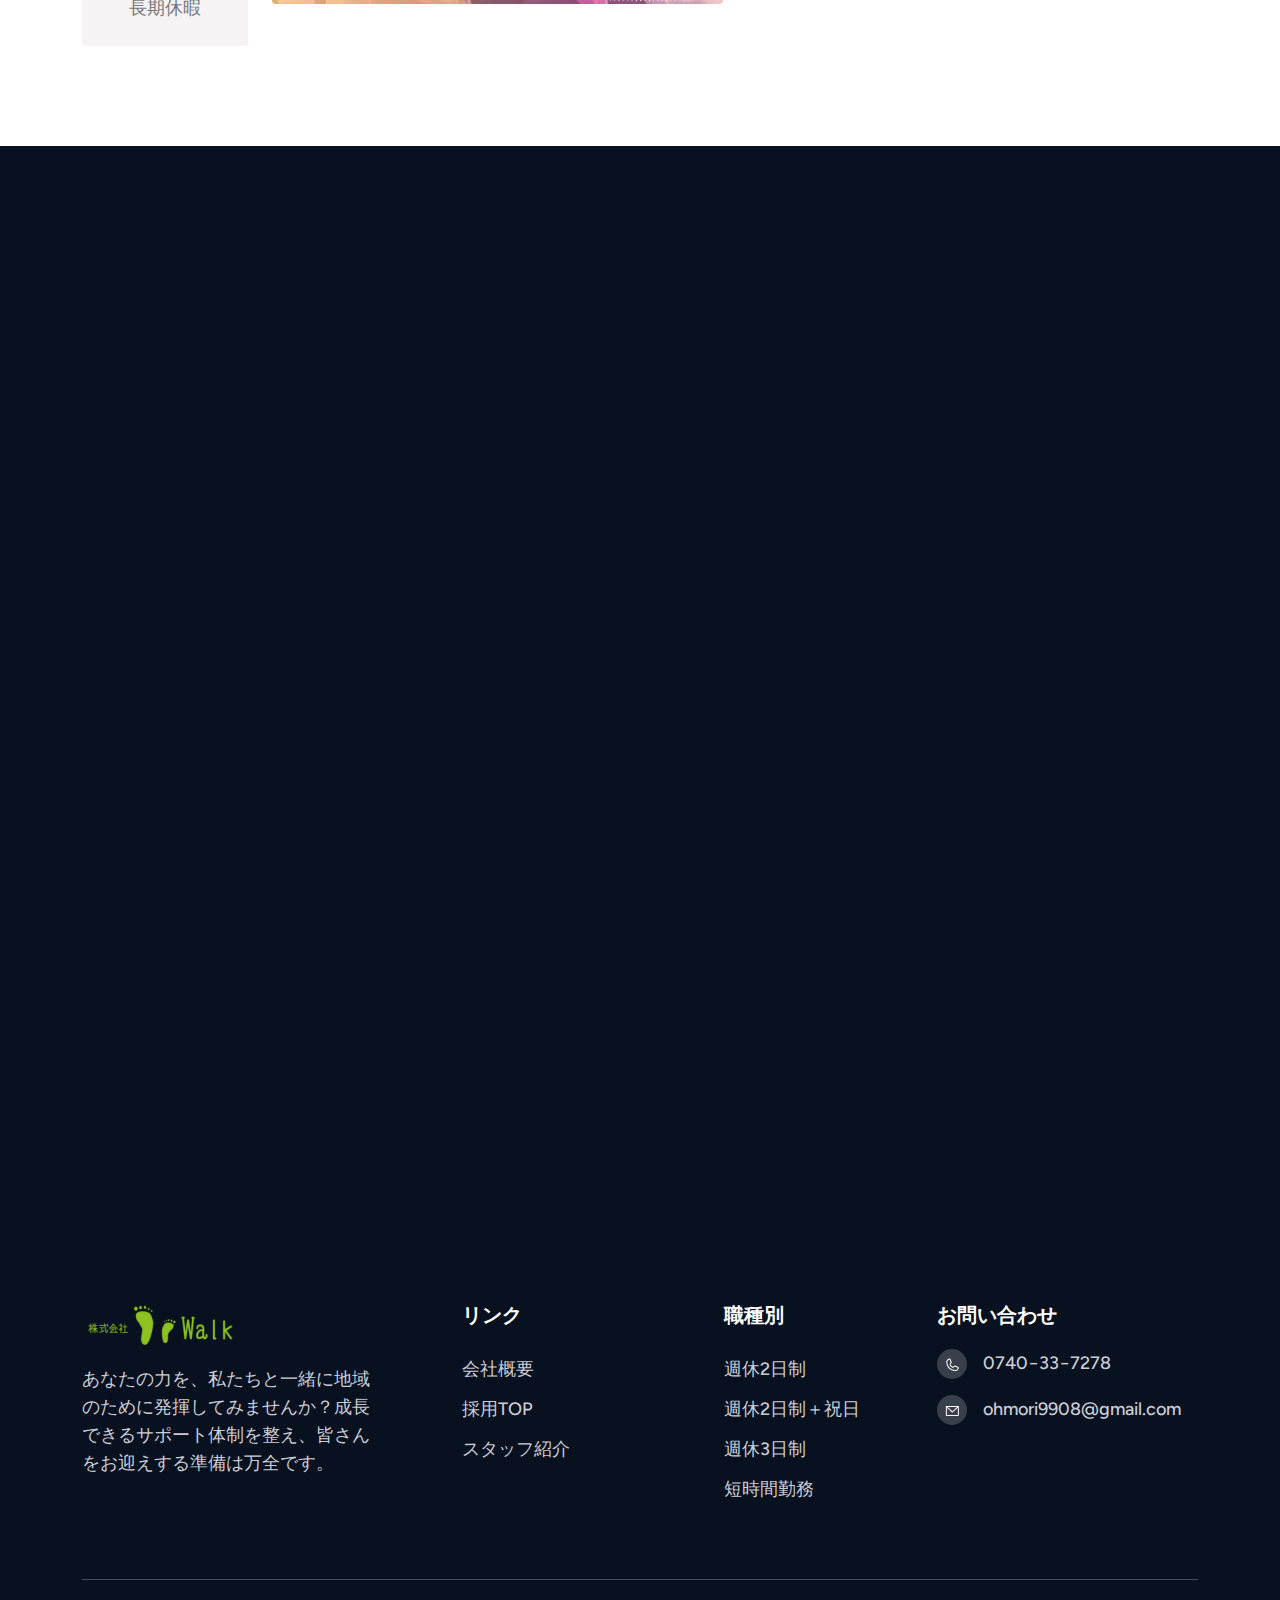
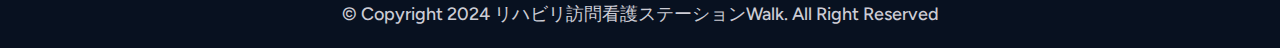
<file: about1.html>
<!DOCTYPE html>
<html lang="en">
<head>
  <meta charset="UTF-8">
  <meta name="viewport" content="width=device-width, initial-scale=1.0">
  <meta property="og:title" content="リハビリ訪問看護ステーションWalk ウォーク" />
  <meta property="og:type" content="website" />
  <meta property="og:url" content="https://walk-ynwa.com" />
  <meta property="og:site_name" content="リハビリ訪問看護ステーションWalk ウォーク" />
  <meta property="og:locale" content="ja_JP" />
  <meta property="og:image" content="https://walk-ynwa.com/wp-content/themes/walk_tst/ogp-img.jpg" />
  <meta property="og:description" content=""/>
  <meta name="keyword" content="株式会社Walk,滋賀県,高島市,リハビリ訪問看護ステーション,訪問看護" />
  <meta name="description" content="株式会社Walkでは、滋賀県高島市で介護サービスを行っています。提供サービスやアクセスの情報等を公開しています。" />
  <title>採用ページ 株式会社Walk</title>

     <!--=====FAB ICON=======-->
     <link rel="shortcut icon" href="assets/img/logo/titel1.png" type="image/x-icon">


     <!--=====CSS=======-->
     <link rel="stylesheet" href="assets/css/bootstrap.min.css">
     <link rel="stylesheet" href="assets/css/fontawesome.css">
     <link rel="stylesheet" href="assets/css/magnific-popup.css">
     <link rel="stylesheet" href="assets/css/nice-select.css">
     <link rel="stylesheet" href="assets/css/slick-slider.css">
     <link rel="stylesheet" href="assets/css/owl.carousel.min.css">
     <link rel="stylesheet" href="assets/css/aos.css">
     <link rel="stylesheet" href="assets/css/mobile-menu.css">
     <link rel="stylesheet" href="assets/css/main.css">



     <!--=====JQUERY=======-->
     <script src="assets/js/jquery-3-6-0.min.js"></script>
</head>
<body class="body">


    <!-- Preloader Start -->
	<div class="preloader">
		<div class="loading-container">
			<div class="loading"></div>
			<div id="loading-icon"><img src="assets/img/logo/titel1.png" alt=""></div>
		</div>
	</div>
	<!-- Preloader End -->

  <!--=====progress END=======-->

<div class="paginacontainer"> 

  <div class="progress-wrap">
    <svg class="progress-circle svg-content" width="100%" height="100%" viewBox="-1 -1 102 102">
      <path d="M50,1 a49,49 0 0,1 0,98 a49,49 0 0,1 0,-98"/>
    </svg>
  </div>

</div> 

<!--=====progress END=======-->

<!--=====HEADER START=======-->
<header>
  <div class="header-area header-area1 header-area-all d-none d-lg-block" id="header">
    <div class="container">
      <div class="row">
        <div class="col-12">
          <div class="header-elements">
            <div class="site-logo">
              <a href="index.html">
               <img src="assets/img/logo/header-logo1.png" alt="">
              </a>
            </div>


            <div class="main-menu-ex main-menu-ex1">
              <ul>

               <li><a href="https://walk-ynwa.com/">会社TOP</a></li>


                <li class="dropdown-menu-parrent"><a href="#" class="main1" >職種一覧 <i class="fa-solid fa-angle-down"></i></a>
                 <ul>
                     <li><a href="about.html">週休2日制</a></li>
                     <li><a href="about1.html">週休2日制＋祝日</a></li>
                     <li><a href="about2.html">週休3日制</a></li>
                     <li><a href="about3.html">短時間勤務</a></li>     
                     <li><a href="job-details.html">募集要項</a></li>
                 </ul>
               </li>
               <li><a href="service-details.html">業務内容</a></li>
               <li><a href="team.html">スタッフ紹介</a></li>
                  
              </ul>
            </div>



            <div class="header2-buttons">
                 <div class="button">
                   <a class="theme-btn1" href="https://walk-ynwa.com/contact/">お問い合わせ<span><i class="fa-solid fa-arrow-right"></i></span></a>
                 </div>
            </div>

          </div>
        </div>
      </div>
    </div>
  </div>
</header>
<!--=====HEADER END=======-->

       <!--=====Mobile header start=======-->
       <div class="mobile-header mobile-header-main d-block d-lg-none ">
         <div class="container-fluid">
           <div class="col-12">
             <div class="mobile-header-elements">
               <div class="mobile-logo">
                 <a href="index.html"><img src="assets/img/logo/header-logo1.png" alt=""></a>
               </div>
               <div class="mobile-nav-icon">
                 <i class="fa-duotone fa-bars-staggered"></i>
               </div>
             </div>
           </div>
         </div>
       </div>
       
       <div class="mobile-sidebar d-block d-lg-none">
         <div class="logo-m">
           <a href="index.html"><img src="assets/img/logo/header-logo1.png" alt=""></a>
         </div>
         <div class="menu-close">
           <i class="fa-solid fa-xmark"></i>
         </div>
         <div class="mobile-nav">
     
           <ul>
             <li><a href="about.html">会社TOP</a></li>
             <li  class="has-dropdown has-dropdown1"><a href="" class="main">職種一覧<span><i class="fa-solid fa-angle-right"></i></span></a>
              <ul class="sub-menu">
                <li><a href="about.html">週休2日制（年間休日115日）</a></li>
                <li><a href="about1.html">週休2日制＋祝日（年間休日131日）</a></li>
                <li><a href="about2.html">週休3日制（年間休日167日）</a></li>
                <li><a href="about3.html">短時間勤務</a></li>     
                <li><a href="job-details.html">募集要項</a></li>
              </ul>
            </li>
            <li><a href="service-details.html">業務内容</a></li>
             <li><a href="team.html">スタッフ紹介</a></li>
   

     

   
           </ul>
           
 
           <div class="single-footer-items">
             <h3>お問い合わせ</h3>

             <div class="contact-box">
               <div class="icon">
                 <img src="assets/img/icons/footer-icon1.png" alt="">
               </div>
               <div class="pera">
                 <a href="tel:0740337278">0740−33−7278</a>
               </div>
             </div>

             <div class="contact-box">
               <div class="icon">
                 <img src="assets/img/icons/footer-icon2.png" alt="">
               </div>
               <div class="pera">
                <a href="mailto:ohmori9908@gmail.com">ohmori9908@gmail.com</a>
              </div>
             </div>

             <div class="contact-box">
               <div class="icon">
                 <img src="assets/img/icons/footer-icon3.png" alt="">
               </div>
               <div class="pera">
                 <a href="https://www.google.com/maps?ll=35.327271,136.02515&z=17&t=m&hl=ja&gl=JP&mapclient=embed&q=〒520-1212+滋賀県高島市安曇川町西万木１８９%E2%88%92３">
                   滋賀県高島市安曇川町西万木189-3 花寿文化教室１F
                 </a>                  
               </div>
             </div>

        </div>
 
 
         </div>
       </div>
   

        <!--=====HERO AREA START =======-->

        <div class="common-hero">
            <div class="container">
                <div class="row">
                    <div class="col-lg-6 m-auto text-center">
                        <div class="main-heading">
                            <h1>週休2日制＋<br>祝日休みタイプ</h1>
                            <div class="pages-intro">
                                <p>年間休日131日</p>
                            </div>
                        </div>
                    </div>
                </div>
            </div>
        </div>
        <!--=====HERO AREA END=======-->

                <!--=====ABOUT AREA START=======-->

                <div class="about-page-sec1 sp">
                  <div class="container">
                    <div class="row align-items-center">
                      <div class="col-lg-6">
                        <div class="about3-images">
                          <div class="row">
                            <div class="col-lg-6">
                              <div class="image overlay-anim">
                                <img src="assets/img/about/about3-img1.png" alt="">
                              </div>
                              <div class="conter-box conter-box1">
                                <h3><span class="counter">19万円</span>+</h3>
                                <p>基本給</p>
                              </div>
                            </div>
        
                            <div class="col-lg-6">
                              <div class="conter-box conter-box2">
                                <h3><span class="counter">131日</span></h3>
                                <p>年間休日</p>
                              </div>
                              <div class="image overlay-anim">
                                <img src="assets/img/about/about3-img2.png" alt="">
                              </div>
                            </div>
        
                          </div>
                        </div>
                      </div>
        
                      <div class="col-lg-6">
                        <div class="heading1 about3-heading">
                          <span class="span">待遇</span>
                          <h2>充実の環境がここにあります！</h2>
                          <div class="space16"></div>
                          <p>リハビリ訪問看護ステーションWalkでは、あなたのライフスタイルに合わせた働き方が可能です。今回ご紹介するのは、年間休日131日を誇る「週休2日制＋祝日休み」の勤務スタイル。しっかり働きながらも、プライベートの時間を大切にできる、そんな働き方を実現しませんか？</p>
        
                          <div class="about3-icon-box">
                            <div class="">
                              <div class="icon">
                                <img src="assets/img/icons/about3-icon1.png" alt="">
                              </div>
                            </div>
                            <div class="heading1">
                              <h5><a href="#">給与体系</a></h5>
                              <p>基本給19万円＋資格手当2.5万円＋調整手当1.5万円から（試用期間3ヶ月。期間中資格手当なし、基本給75%）
                              </p>
                            </div>
                          </div>
        
                          <div class="about3-icon-box">
                            <div class="">
                              <div class="icon">
                                <img src="assets/img/icons/about3-icon2.png" alt="">
                              </div>
                            </div>
                            <div class="heading1">
                              <h5><a href="#">年収</a></h5>
                              <p>380~550万円以上可能
                              </p>
                            </div>
                          </div>

                          <div class="about3-icon-box">
                            <div class="">
                              <div class="icon">
                                <img src="assets/img/icons/about3-icon2.png" alt="">
                              </div>
                            </div>
                            <div class="heading1">
                              <h5><a href="#">休暇</a></h5>
                              <p>
                                有給休暇＋チャレンジ休暇（年間最大８連休強制休暇制度。初年度３日間）あり。
                              </p>
                            </div>
                          </div>
                        </div>
                      </div>
                    </div>
                  </div>
                </div>
        
                <!--=====ABOUT AREA END=======-->

                <!--=====OUR MISSION AREA START=======-->

                <div class="mission sp">
                  <div class="container">
                    <div class="row">
                      <div class="col-lg-7 m-auto text-center">
                        <div class="heading1">
                          <span class="span">あなたの働き方次第</span>
                          <h2>「ワークライフバランス」を大切にしたいあなたへ</h2>
                          <div class="space16"></div>
                          <p> 私たちは、働くスタッフ一人ひとりが充実した毎日を送れるよう、仕事と生活のバランスを大切にしています。休みをしっかりと確保できるこのプランで、あなたも無理なく自分らしく働きませんか？</p>
                        </div>
                      </div>
                    </div>

                    <div class="space30"></div>
                    <div class="row">
                      <div class="col-lg-4 col-md-6">
                        <div class="mission-box">
                          <div class="icon">
                            <img src="assets/img/icons/mission-icon1.png" alt="">
                          </div>
                          <div class="heading1">
                            <h5><a href="#">プライベートも大切にできる環境</a></h5>
                            <div class="space16"></div>
                            <p>祝日休みを含む年間休日131日で、働きながらも自分の時間をしっかりと確保できます。家族との時間や趣味、リフレッシュの時間も充実させながら、仕事にメリハリを持って取り組むことができます。</p>
                          </div>
                        </div>
                      </div>

                      <div class="col-lg-4 col-md-6">
                        <div class="mission-box">
                          <div class="icon">
                            <img src="assets/img/icons/mission-icon2.png" alt="">
                          </div>
                          <div class="heading1">
                            <h5><a href="#">「高収入が目指せる！賞与最大4.4倍でしっかり評価」</a></h5>
                            <div class="space16"></div>
                            <p>基本給19万円に手当が加わり、賞与は最大4.4倍と頑張りがしっかりと反映される給与体系です。年収380～550万円以上も可能なので、働いた分だけ収入に繋がり、モチベーション高く働けます。</p>
                          </div>
                        </div>
                      </div>

                      <div class="col-lg-4 col-md-6">
                        <div class="mission-box">
                          <div class="icon">
                            <img src="assets/img/icons/mission-icon1.png" alt="">
                          </div>
                          <div class="heading1">
                            <h5><a href="#"> 「初心者も安心！」</a></h5>
                            <div class="space16"></div>
                            <p> 初めての訪問看護でも、手厚い研修と先輩スタッフのフォローで安心してスタートできます。見習い期間中の不安も、同行訪問や丁寧な指導でしっかりサポート。自信を持って成長できる職場です。</p>
                          </div>
                        </div>
                      </div>

                    </div>
                  </div>
                </div>

                <!--=====OUR MISSION AREA END=======-->

                <div class="work1 sp">
                  <div class="container">
                    <div class="row align-items-center">
                      <div class="col-lg-6">
                        <div class="work-img reveal overlay-anim">
                          <img src="assets/img/work/work1-image.png" alt="">
                        </div>
                      </div>
          
                      <div class="col-lg-6">
                        <div class="heading1 work1-heading">
                          <span class="span" data-aos="zoom-in-left" data-aos-duration="700">安心な高待遇</span>
                          <h2 class="text-anime-style-3">福利厚生も充実</h2>
                          <div class="space16"></div>
                          <p data-aos="fade-left" data-aos-duration="900">リハビリ訪問看護ステーションWalkでは、働く皆さんが長く安心して働けるよう、充実した福利厚生と手厚いサポート体制を整えています。</p>
          
                          <div class="space10"></div>
                          <div class="" data-aos="fade-left" data-aos-duration="900">
                            <div class="work1-box">
                              <div class="">
                                <div class="icon">
                                  <img src="assets/img/icons/work1-icon1.png" alt="">
                                </div>
                              </div>
                              <div class="heading1">
                                <h4><a href="service-details.html">退職金制度あり</a></h4>
                                <p>長く働いてくださる方への感謝の気持ちとして、退職金制度を設けています。週30時間以上勤務されている方が対象ですので、将来も安心して働くことができます。</p>
                              </div>
                            </div>
                          </div>
          
                          <div class="" data-aos="fade-left" data-aos-duration="700">
                            <div class="work1-box">
                              <div class="">
                                <div class="icon">
                                  <img src="assets/img/icons/work1-icon2.png" alt="">
                                </div>
                              </div>
                              <div class="heading1">
                                <h4><a href="service-details.html">研修費・書籍代負担でスキルアップを応援！  </a></h4>
                                <p>仕事に役立つ研修費や書籍代をサポートします（事前申請制で、各年1回上限2万円まで）。学び続ける姿勢を応援し、あなたのスキルアップをしっかり支援します。</p>
                              </div>
                            </div>
                          </div>
          
                          <div class="" data-aos="fade-left" data-aos-duration="1100">
                            <div class="work1-box">
                              <div class="">
                                <div class="icon">
                                  <img src="assets/img/icons/work1-icon3.png" alt="">
                                </div>
                              </div>
                              <div class="heading1">
                                <h4><a href="service-details.html">資格取得補助＆転入者支度金あり</a></h4>
                                <p>資格取得を目指す方には補助制度を設けています。また、転入者には引越し代の一部負担も行っていますので、新しい環境でのスタートをサポートします！
                                </p>
                              </div>
                            </div>
                          </div>
          
          
                        </div>
                      </div>
          
                    </div>
                  </div>
                </div>

       <!--=====SERVICE AREA START=======-->

       <div class="service1 sp">
        <div class="container">
          <div class="row">
            <div class="col-lg-8 m-auto text-center">
              <div class="heading1-w">
                <span class="span" data-aos="zoom-in-left" data-aos-duration="700">オンコール手当！</span>
                <h2 class="text-anime-style-3">高額なオンコール手当で安心サポート！</h2>
                <div class="space16"></div>
                <p data-aos="fade-left" data-aos-duration="800"> 訪問看護におけるオンコール対応には、平日3,000円から、休日は5,000円からの手当を支給。さらに状況に応じて最大10,000円まで支給される場合もあります。対応に対するしっかりした評価があるため、安心して業務に取り組めます。また、オンコール出勤があった際には代休を取得できるので、しっかり休んでリフレッシュすることも可能です。</p>
              </div>
            </div>
          </div>

          <div class="space30"></div>
          <div class="row">
            <div class="col-lg-4 col-md-6">
              <div class="service1-box active" data-aos="zoom-in-up" data-aos-duration="700">
                <div class="image overlay-anim">
                  <img src="assets/img/service/service1-img1.png" alt="">
                </div>
                <div class="hover-area">
                  <div class="icon">
                    <img src="assets/img/icons/service1-icon1.png" alt="">
                  </div>
                  <div class="space16"></div>
                  <div class="heading1-w">
                    <h4><a href="service-details.html">ネイルOK！</a></h4>
                    <div class="space16"></div>
                    <p>自分らしいスタイルで働けるのも魅力の一つ。ネイルもOKなので、オシャレを楽しみながらお仕事ができます！</p>
                  </div>
                </div>
              </div>
            </div>

            <div class="col-lg-4 col-md-6">
              <div class="service1-box active" data-aos="zoom-in-up" data-aos-duration="900">
                <div class="image overlay-anim">
                  <img src="assets/img/service/service1-img2.png" alt="">
                </div>
                <div class="hover-area">
                  <div class="icon">
                    <img src="assets/img/icons/service1-icon2.png" alt="">
                  </div>
                  <div class="space16"></div>
                  <div class="heading1-w">
                    <h4><a href="service-details.html">タブレット貸与＆社用車支給</a></h4>
                    <div class="space16"></div>
                    <p>業務に必要なタブレットや社用車を支給。移動もスムーズで、効率よく訪問看護が行えます。                    </p>
                  </div>
                </div>
              </div>
            </div>

            <div class="col-lg-4 col-md-6">
              <div class="service1-box active" data-aos="zoom-in-up" data-aos-duration="1100">
                <div class="image overlay-anim">
                  <img src="assets/img/service/service1-img3.png" alt="">
                </div>
                <div class="hover-area">
                  <div class="icon">
                    <img src="assets/img/icons/service1-icon3.png" alt="">
                  </div>
                  <div class="space16"></div>
                  <div class="heading1-w">
                    <h4><a href="service-details.html">残業は月10時間以下！</a></h4>
                    <div class="space16"></div>
                    <p>残業が少なく、プライベートの時間をしっかり確保できます。働きやすさを大切にしています。</p>
                  </div>
                </div>
              </div>
            </div>


          </div>
        </div>
      </div>

                
        <!--=====ABOUT AREA START=======-->

        <div class="chosse1 sp">
          <div class="container">
            <div class="row align-items-center">
              <div class="col-lg-2">
                <div class="">
                  <div class="icon-box">
                    <div class="icon">
                      <img src="assets/img/icons/choose1-icon1.png" alt="">
                    </div>
                    <div class="heading1">
                      <h3>131日</h3>
                      <div class="space10"></div>
                      <p>年間休日数</p>
                    </div>
                  </div>
                </div>

                <div class="">
                  <div class="icon-box">
                    <div class="icon">
                      <img src="assets/img/icons/choose1-icon2.png" alt="">
                    </div>
                    <div class="heading1">
                      <h3>3.4+倍</h3>
                      <div class="space10"></div>
                      <p>賞与</p>
                    </div>
                  </div>
                </div>

                <div class="">
                  <div class="icon-box icon-box2">
                    <div class="icon">
                      <img src="assets/img/icons/choose1-icon3.png" alt="">
                    </div>
                    <div class="heading1">
                      <h3>8日</h3>
                      <div class="space10"></div>
                      <p>長期休暇</p>
                    </div>
                  </div>
                </div>

              </div>
              <div class="col-lg-5">
                <div class="image overlay-anim">
                  <img src="assets/img/others/choose1-img.png" alt="">
                </div>
              </div>
              <div class="col-lg-5">
                <div class="heading1 choose1-heading">
                  <span class="span">Why Choose Us</span>
                  <h2>チームの一員へ</h2>
                  <div class="space16"></div>
                  <p>こんにちは、リハビリ訪問看護ステーションWalkの社長です。当ステーションでは、看護師の皆さんが安心して働き、高収入を得ながらも自分の時間を大切にできる環境を提供しています。訪問看護は利用者様の生活に寄り添うやりがいのあるお仕事です。あなたの力を、私たちと一緒に地域のために発揮してみませんか？成長できるサポート体制を整え、皆さんをお迎えする準備は万全です。ぜひ、私たちのチームの一員になってください</p>

                  <div class="space10"></div>
                  <div class="row">
                    <div class="col-lg-6">
                      <ul class="icon-list">
                        <li><span><i class="fa-solid fa-check"></i></span> 高収入が目指せる安心の給与体系</li>
                      </ul>
                    </div>
                    <div class="col-lg-6">
                      <ul class="icon-list">
                        <li><span><i class="fa-solid fa-check"></i></span> 年間休日115日＋8連休でしっかり休める</li>
                      </ul>
                    </div>
                    <div class="col-lg-6">
                      <ul class="icon-list">
                        <li><span><i class="fa-solid fa-check"></i></span> 初心者も安心の充実サポート体制</li>
                      </ul>
                    </div>
                    <div class="col-lg-6">
                      <ul class="icon-list">
                        <li><span><i class="fa-solid fa-check"></i></span> 地域密着でやりがいを実感できる職場</li>
                      </ul>
                    </div>
                  </div>
                </div>
              </div>
            </div>
          </div>
        </div>

        <!--=====ABOUT AREA END=======-->

             <!--=====TESTIMONIAL AREA START=======-->

             <div class="contact1 sp">
              <div class="container">
                <div class="row align-items-center">
                  <div class="col-lg-6">
                    <div class="heading1-w">
                      <span class="span" data-aos="zoom-in-left" data-aos-duration="700">Contact Us</span>
                      <h2 class="text-anime-style-3">あなたの力を私たちのチームで発揮しませんか？</h2>
                      <div class="space16"></div>
                      <p data-aos="fade-right" data-aos-duration="900">興味を持っていただきありがとうございます！訪問看護にチャレンジしてみたい、地域で活躍したい、そんなあなたのご応募を心よりお待ちしています。まずはお気軽にお問い合わせください。</p>
      
                      <div class="" data-aos="fade-right" data-aos-duration="800">
                        <div class="contact1-box">
                          <div class="icon">
                            <img src="assets/img/icons/contact-icon1.png" alt="">
                          </div>
                          <div class="heading">
                            <p>お電話</p>
                            <a href="tel:0740337278">0740−33−7278</a>
                          </div>
                        </div>
                      </div>
        
                      <div class="" data-aos="fade-right" data-aos-duration="1100">
                        <div class="contact1-box">
                          <div class="icon">
                            <img src="assets/img/icons/contact-icon2.png" alt="">
                          </div>
                          <div class="heading">
                            <p>メール</p>
                            <a href="mailto:ohmori9908@gmail.com">ohmori9908@gmail.com</a>
                          </div>
                        </div>
                      </div>
        
                    </div>
                  </div>
        
                  <div class="col-lg-6">
                    <div class="contact1-form" data-aos="zoom-out" data-aos-duration="900">
                      <iframe src="https://docs.google.com/forms/d/e/1FAIpQLScAQkJmtwzi7rZyVrO4BcsIMZa5QLGa_UB70v2vwzyUQGZ5TA/viewform?embedded=true" width="100%" height="807" frameborder="0" marginheight="0" marginwidth="0">読み込んでいます…</iframe>
                    </div>
                  </div>
      
                </div>
              </div>
            </div>

      <!--=====TESTIMONIAL AREA END=======-->

            <!--=====TEAM AREA START=======-->

      
            <!--=====TEAM AREA END=======-->
      
        
            <!--===== CTA AREA START =======-->

            <!--===== CTA AREA START =======-->

            <!--===== FOOTER AREA START =======-->

            <div class="footer1 _relative">
              <div class="container">
                   <div class="row">
                        <div class="col-lg-4 col-md-6 col-12">
                             <div class="single-footer-items footer-logo-area">
                                  <div class="footer-logo">
                                    <a href=""><img src="assets/img/logo/footer-logo1.png" alt=""></a>
                                  </div>
                                  <div class="space20"></div>
                                  <div class="heading1-w">
                                    <p>あなたの力を、私たちと一緒に地域のために発揮してみませんか？成長できるサポート体制を整え、皆さんをお迎えする準備は万全です。</p>
                                  </div>
                             </div>
                        </div>
    
                        <div class="col-lg col-md-6 col-12">
                             <div class="single-footer-items">
                                  <h3>リンク</h3>
    
                                  <ul class="menu-list">
                                    <li><a href="https://walk-ynwa.com/">会社概要</a></li>
                                    <li><a href="index.html">採用TOP</a></li>
                                    <li><a href="team.html">スタッフ紹介 </a></li>
                                  </ul>
                             </div>
                        </div>
    
                        <div class="col-lg col-md-6 col-12">
                             <div class="single-footer-items pl-5">
                                  <h3>職種別</h3>
    
                                  <ul class="menu-list">
                                       <li><a href="about.html">週休2日制 </a></li>
                                       <li><a href="about1.html">週休2日制＋祝日</a></li>
                                       <li><a href="about2.html">週休3日制</a></li>
                                       <li><a href="about3.html">短時間勤務</a></li>
                                  </ul>
                             </div>
                        </div>
    
    
                        <div class="col-lg-3 col-md-6 col-12">
                             <div class="single-footer-items">
                                  <h3>お問い合わせ</h3>
    
                                  <div class="contact-box">
                                    <div class="icon">
                                      <img src="assets/img/icons/footer-icon1.png" alt="">
                                    </div>
                                    <div class="pera">
                                      <a href="tel:0740337278">0740−33−7278</a>
                                    </div>
                                  </div>

                                  <div class="contact-box">
                                    <div class="icon">
                                      <img src="assets/img/icons/footer-icon2.png" alt="">
                                    </div>
                                    <div class="pera">
                                      <a href="mailto:ohmori9908@gmail.com">ohmori9908@gmail.com</a>
                                    </div>
                                  </div>

    
                             </div>
                        </div>
    
                   </div>
    
                   <div class="space70"></div>
              </div>

              <div class="copyright-area _relative">
                <div class="container">
                  <div class="row align-items-center">
                    <div class="col-md-12">
                         <div class="coppyright">
                           <p>© Copyright 2024 リハビリ訪問看護ステーションWalk. All Right Reserved</p>
                         </div>
                    </div>
               </div>
              </div>
                
           </div>
  
        </div>
                <!--===== FOOTER AREA END =======-->



      <script src="assets/js/bootstrap.min.js"></script>
      <script src="assets/js/aos.js"></script>
      <script src="assets/js/fontawesome.js"></script>
      <script src="assets/js/jquery.countup.js"></script>
      <script src="assets/js/mobile-menu.js"></script>
      <script src="assets/js/jquery.magnific-popup.js"></script>
      <script src="assets/js/owl.carousel.min.js"></script>
      <script src="assets/js/slick-slider.js"></script>
      <script src="assets/js/gsap.min.js"></script>
      <script src="assets/js/ScrollTrigger.min.js"></script>
      <script src="assets/js/Splitetext.js"></script>
      <script src="assets/js/SmoothScroll.js"></script>
      <script src="assets/js/text-animation.js"></script>
      <script src="assets/js/jquery.lineProgressbar.js"></script>
      <script src="assets/js/tilt.jquery.js"></script>
      <script src="assets/js/main.js"></script>


</body>
</html>
</file>
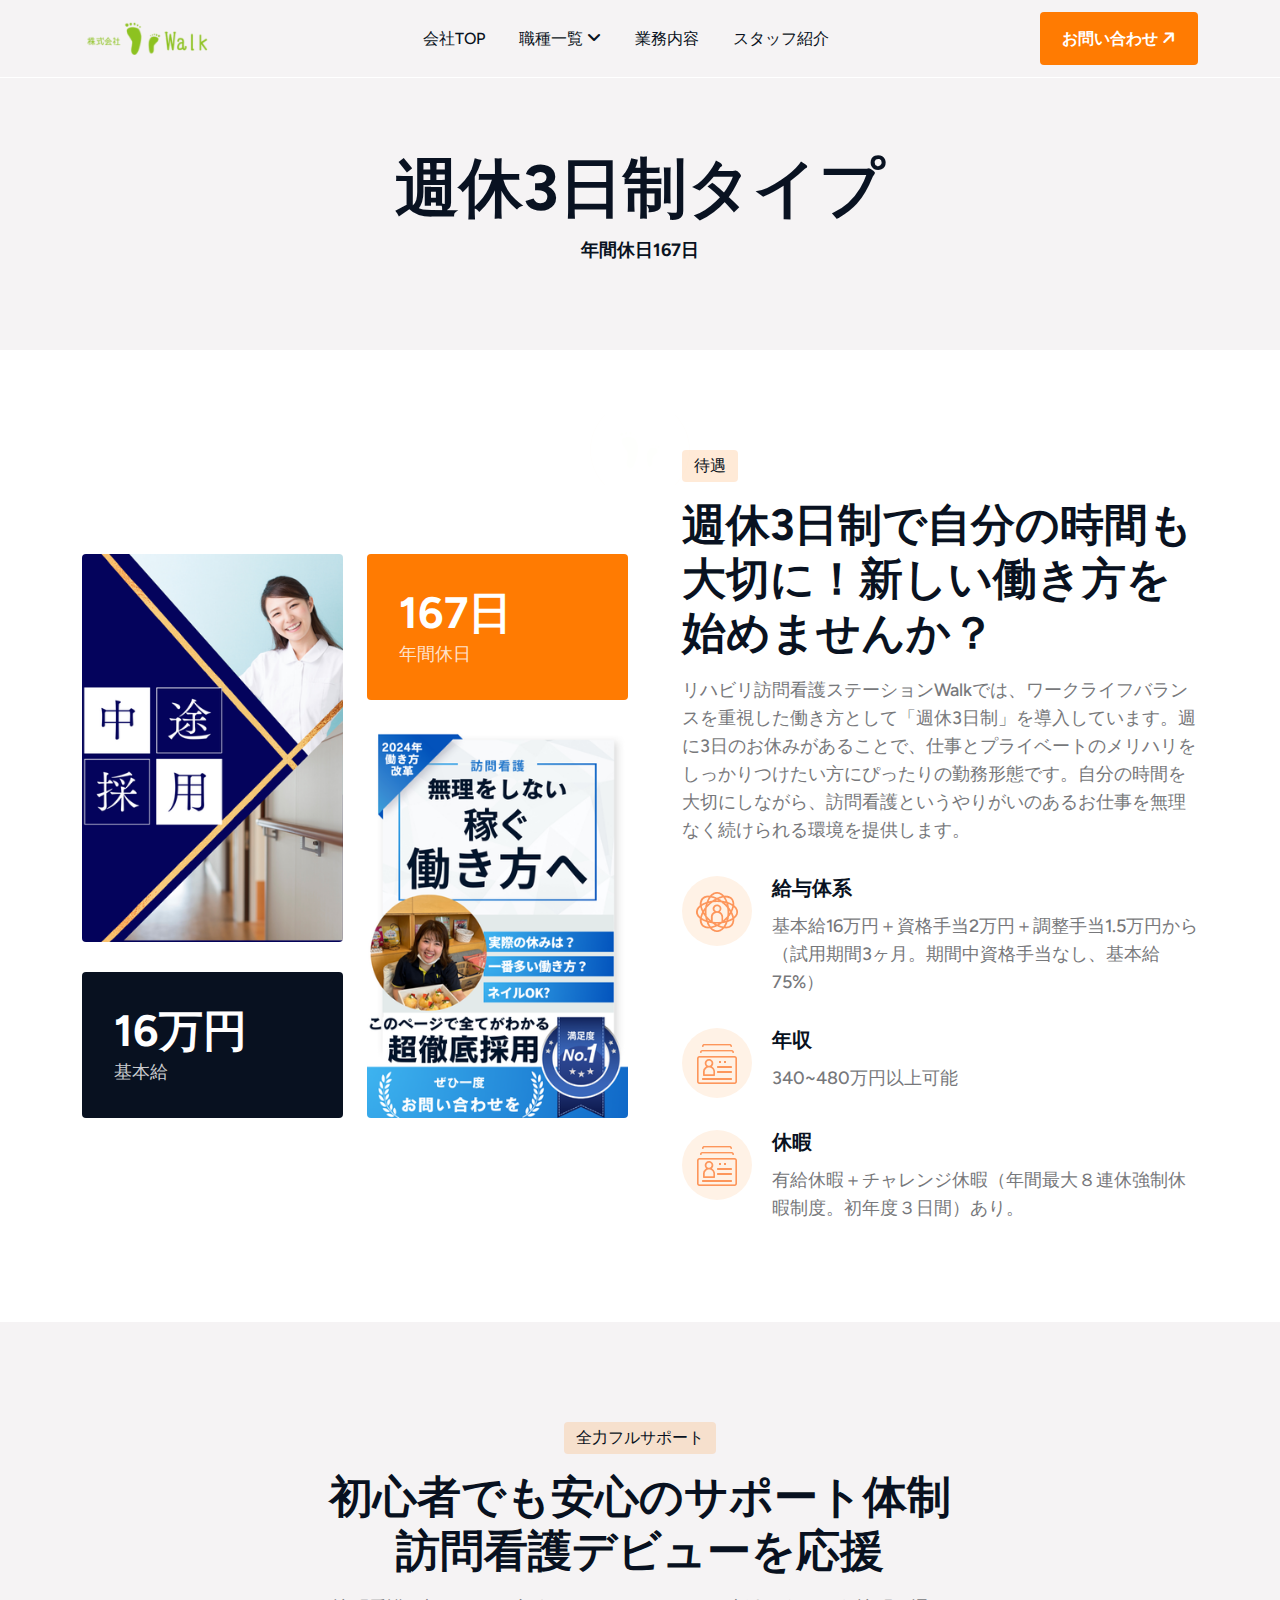
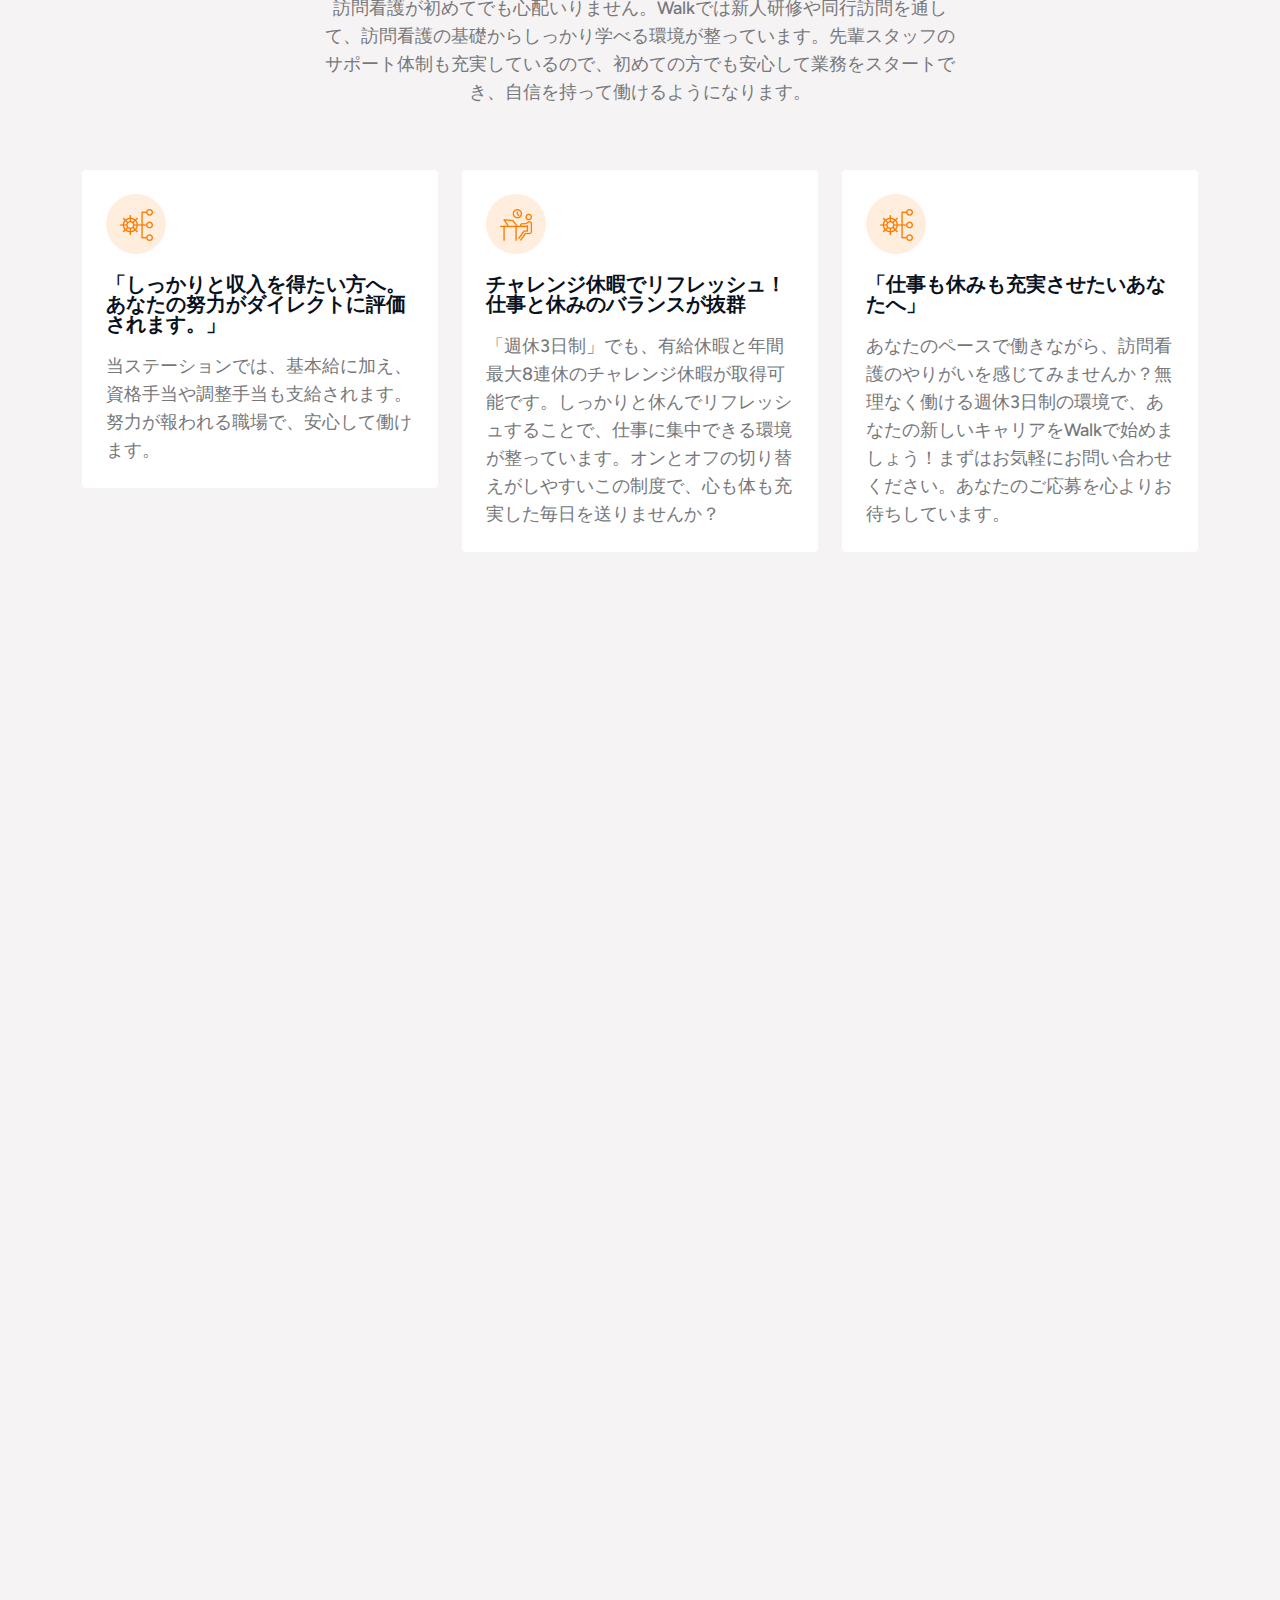
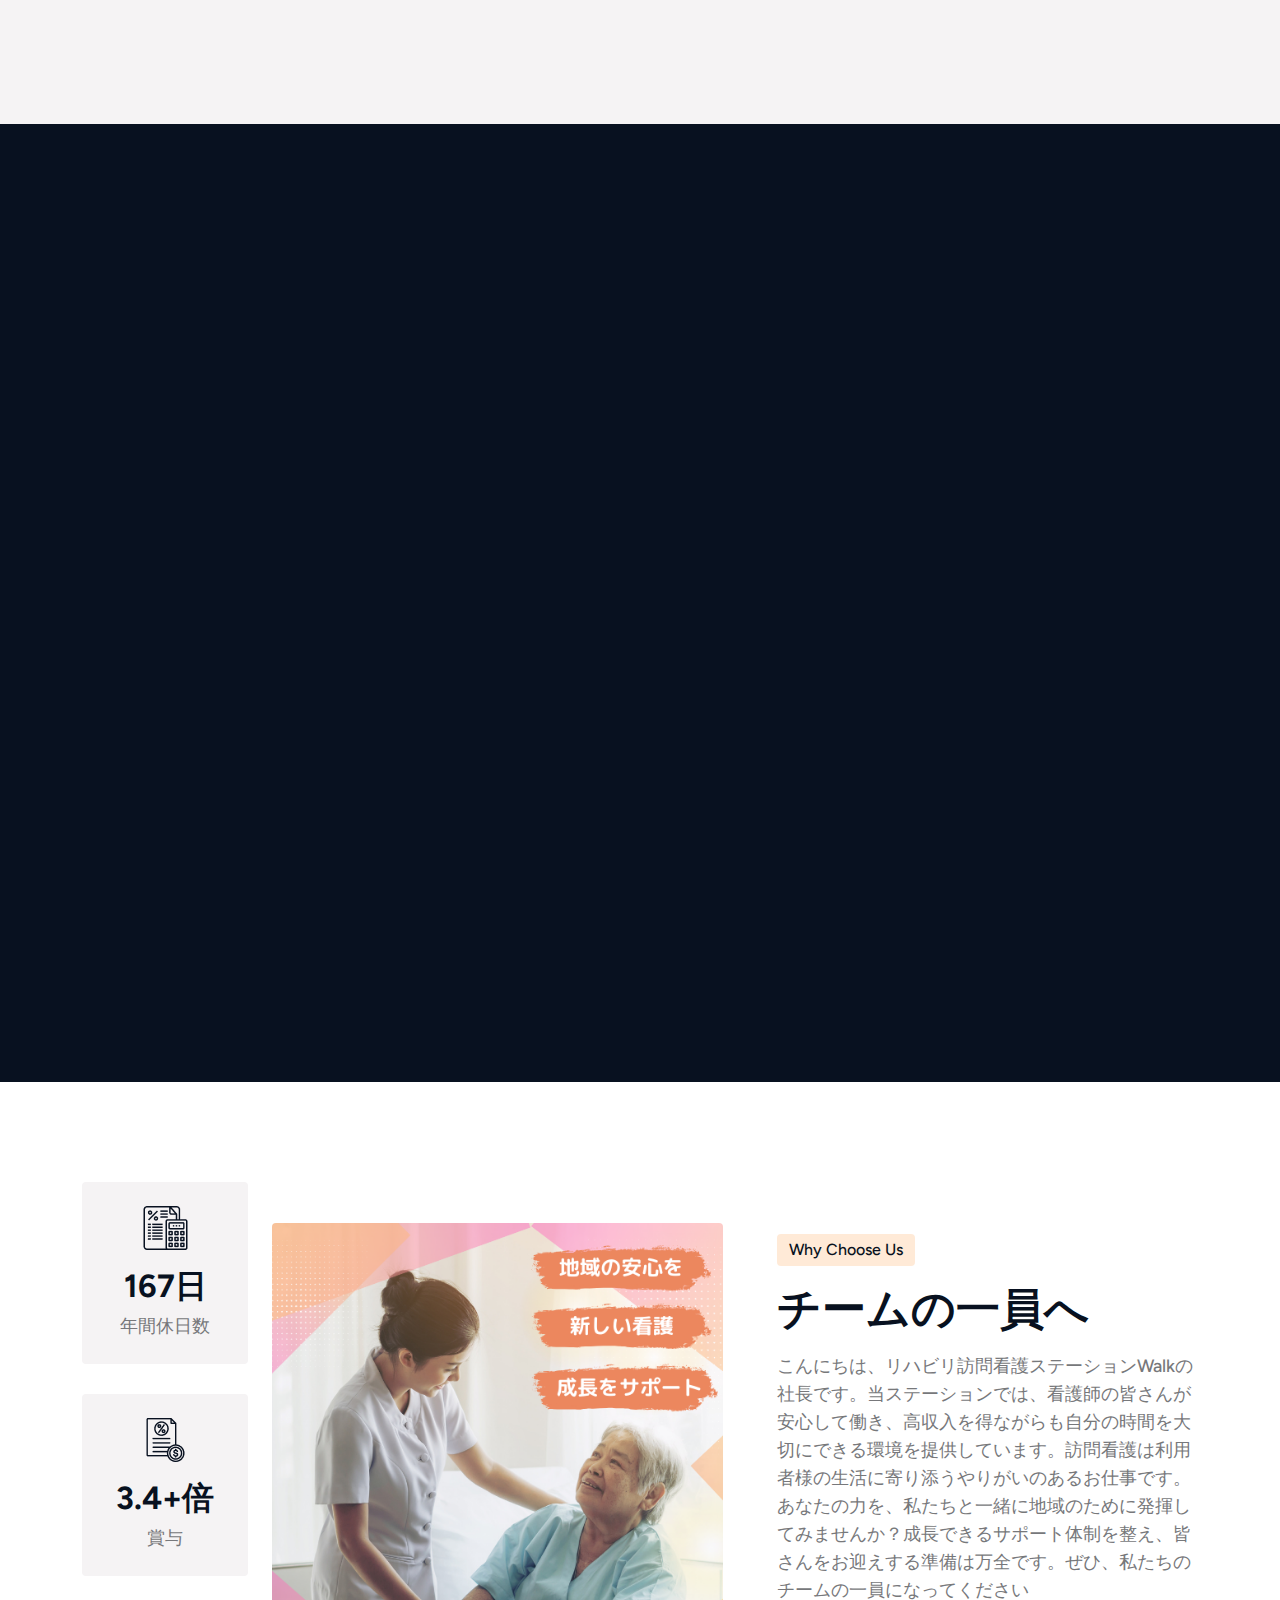
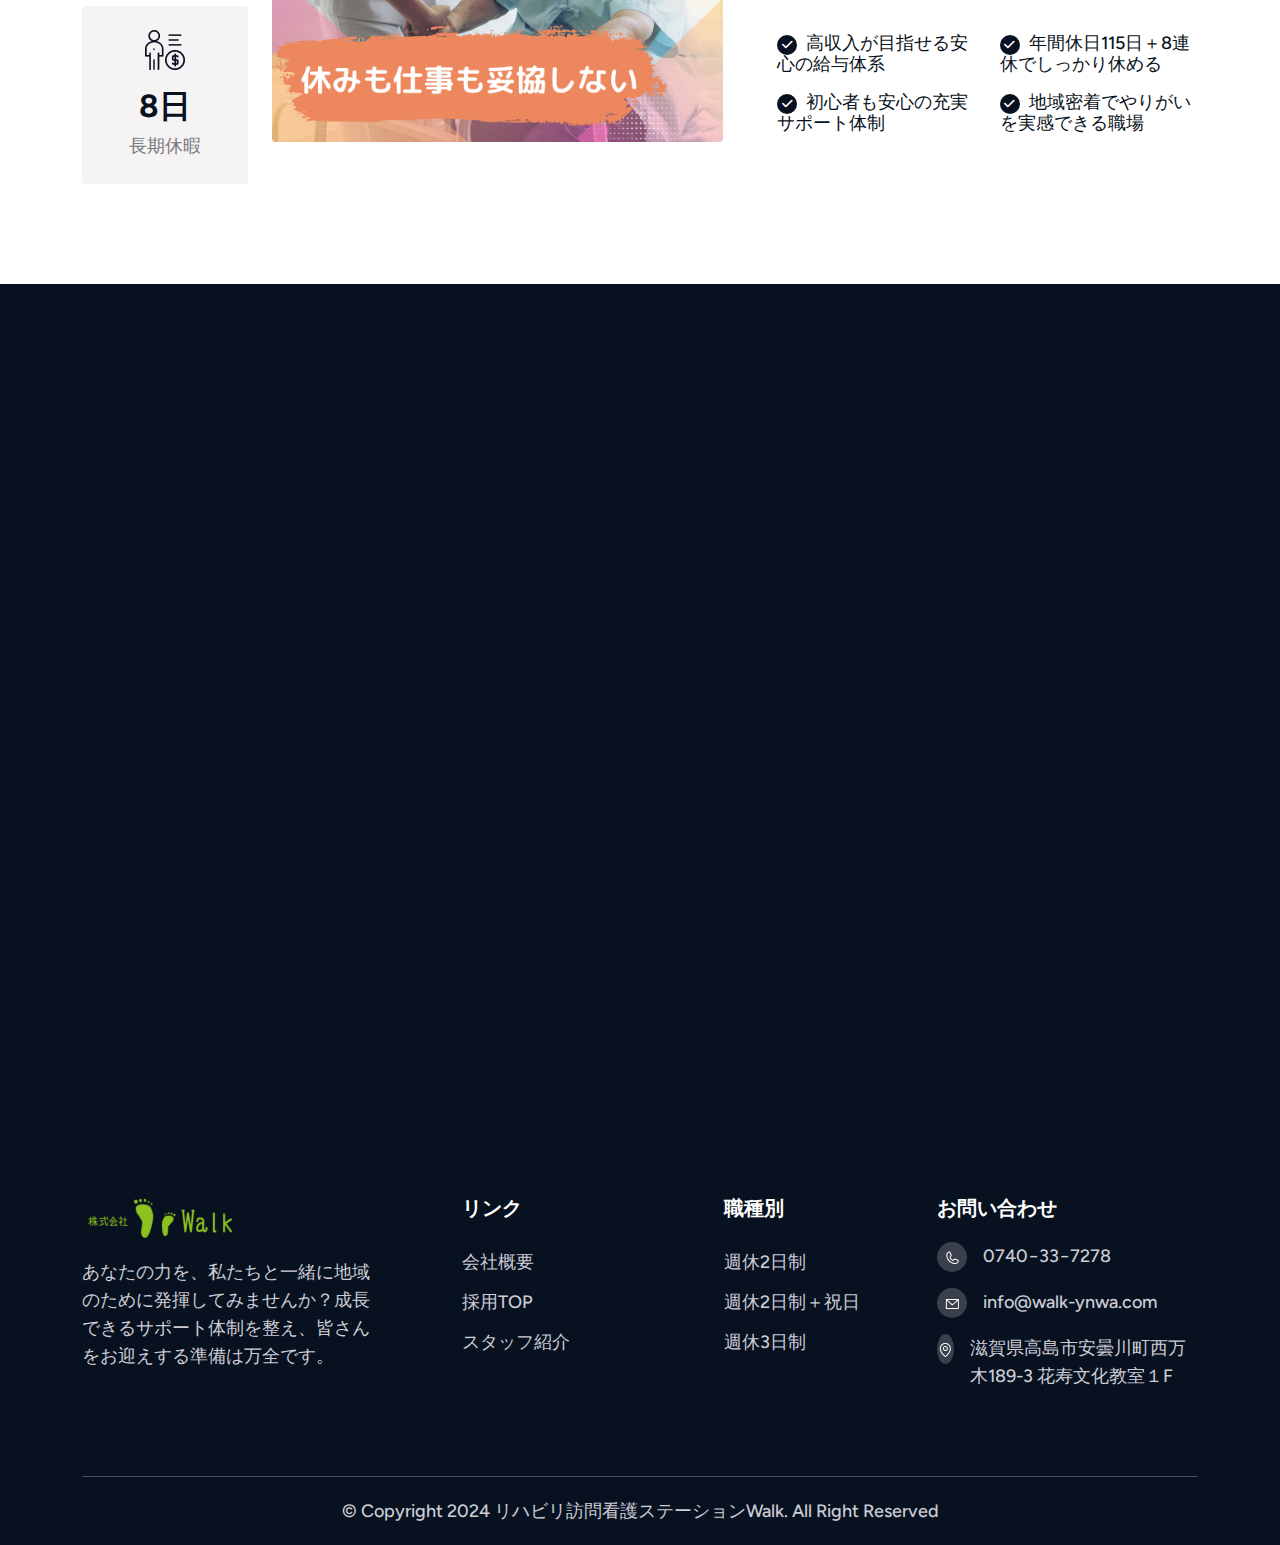
<file: about2.html>
<!DOCTYPE html>
<html lang="en">
<head>
  <meta charset="UTF-8">
  <meta name="viewport" content="width=device-width, initial-scale=1.0">
  <meta property="og:title" content="リハビリ訪問看護ステーションWalk ウォーク" />
  <meta property="og:type" content="website" />
  <meta property="og:url" content="https://walk-ynwa.com" />
  <meta property="og:site_name" content="リハビリ訪問看護ステーションWalk ウォーク" />
  <meta property="og:locale" content="ja_JP" />
  <meta property="og:image" content="https://walk-ynwa.com/wp-content/themes/walk_tst/ogp-img.jpg" />
  <meta property="og:description" content=""/>
  <meta name="keyword" content="株式会社Walk,滋賀県,高島市,リハビリ訪問看護ステーション,訪問看護" />
  <meta name="description" content="株式会社Walkでは、滋賀県高島市で介護サービスを行っています。提供サービスやアクセスの情報等を公開しています。" />
  <title>採用ページ 株式会社Walk</title>
     <!--=====FAB ICON=======-->
     <link rel="shortcut icon" href="assets/img/logo/titel1.png" type="image/x-icon">


     <!--=====CSS=======-->
     <link rel="stylesheet" href="assets/css/bootstrap.min.css">
     <link rel="stylesheet" href="assets/css/fontawesome.css">
     <link rel="stylesheet" href="assets/css/magnific-popup.css">
     <link rel="stylesheet" href="assets/css/nice-select.css">
     <link rel="stylesheet" href="assets/css/slick-slider.css">
     <link rel="stylesheet" href="assets/css/owl.carousel.min.css">
     <link rel="stylesheet" href="assets/css/aos.css">
     <link rel="stylesheet" href="assets/css/mobile-menu.css">
     <link rel="stylesheet" href="assets/css/main.css">



     <!--=====JQUERY=======-->
     <script src="assets/js/jquery-3-6-0.min.js"></script>
</head>
<body class="body">


    <!-- Preloader Start -->
	<div class="preloader">
		<div class="loading-container">
			<div class="loading"></div>
			<div id="loading-icon"><img src="assets/img/logo/titel1.png" alt=""></div>
		</div>
	</div>
	<!-- Preloader End -->

  <!--=====progress END=======-->

<div class="paginacontainer"> 

  <div class="progress-wrap">
    <svg class="progress-circle svg-content" width="100%" height="100%" viewBox="-1 -1 102 102">
      <path d="M50,1 a49,49 0 0,1 0,98 a49,49 0 0,1 0,-98"/>
    </svg>
  </div>

</div> 

<!--=====progress END=======-->

<!--=====HEADER START=======-->
<header>
  <div class="header-area header-area1 header-area-all d-none d-lg-block" id="header">
    <div class="container">
      <div class="row">
        <div class="col-12">
          <div class="header-elements">
            <div class="site-logo">
              <a href="index.html">
               <img src="assets/img/logo/header-logo1.png" alt="">
              </a>
            </div>


            <div class="main-menu-ex main-menu-ex1">
              <ul>

               <li><a href="https://walk-ynwa.com/">会社TOP</a></li>


                <li class="dropdown-menu-parrent"><a href="#" class="main1" >職種一覧 <i class="fa-solid fa-angle-down"></i></a>
                 <ul>
                     <li><a href="about.html">週休2日制</a></li>
                     <li><a href="about1.html">週休2日制＋祝日</a></li>
                     <li><a href="about2.html">週休3日制</a></li>
                     <li><a href="job-details.html">募集要項</a></li>
                 </ul>
               </li>
               <li><a href="service-details.html">業務内容</a></li>
               <li><a href="team.html">スタッフ紹介</a></li>
                  
              </ul>
            </div>



            <div class="header2-buttons">
                 <div class="button">
                   <a class="theme-btn1" href="https://walk-ynwa.com/contact/">お問い合わせ<span><i class="fa-solid fa-arrow-right"></i></span></a>
                 </div>
            </div>

          </div>
        </div>
      </div>
    </div>
  </div>
</header>
<!--=====HEADER END=======-->

       <!--=====Mobile header start=======-->
       <div class="mobile-header mobile-header-main d-block d-lg-none ">
         <div class="container-fluid">
           <div class="col-12">
             <div class="mobile-header-elements">
               <div class="mobile-logo">
                 <a href="index.html"><img src="assets/img/logo/header-logo1.png" alt=""></a>
               </div>
               <div class="mobile-nav-icon">
                 <i class="fa-duotone fa-bars-staggered"></i>
               </div>
             </div>
           </div>
         </div>
       </div>
       
       <div class="mobile-sidebar d-block d-lg-none">
         <div class="logo-m">
           <a href="index.html"><img src="assets/img/logo/header-logo1.png" alt=""></a>
         </div>
         <div class="menu-close">
           <i class="fa-solid fa-xmark"></i>
         </div>
         <div class="mobile-nav">
     
           <ul>
             <li><a href="about.html">会社TOP</a></li>
             <li  class="has-dropdown has-dropdown1"><a href="" class="main">職種一覧<span><i class="fa-solid fa-angle-right"></i></span></a>
              <ul class="sub-menu">
                <li><a href="about.html">週休2日制（年間休日115日）</a></li>
                <li><a href="about1.html">週休2日制＋祝日（年間休日131日）</a></li>
                <li><a href="about2.html">週休3日制（年間休日167日）</a></li>
                <li><a href="job-details.html">募集要項</a></li>
              </ul>
            </li>
            <li><a href="service-details.html">業務内容</a></li>
             <li><a href="team.html">スタッフ紹介</a></li>
   

     

   
           </ul>
           
 
           <div class="single-footer-items">
             <h3>お問い合わせ</h3>

             <div class="contact-box">
               <div class="icon">
                 <img src="assets/img/icons/footer-icon1.png" alt="">
               </div>
               <div class="pera">
                 <a href="tel:0740337278">0740−33−7278</a>
               </div>
             </div>

             <div class="contact-box">
               <div class="icon">
                 <img src="assets/img/icons/footer-icon2.png" alt="">
               </div>
               <div class="pera">
                 <a href="mailto:info@walk-ynwa.com">info@walk-ynwa.com</a>
               </div>
             </div>

             <div class="contact-box">
               <div class="icon">
                 <img src="assets/img/icons/footer-icon3.png" alt="">
               </div>
               <div class="pera">
                 <a href="https://www.google.com/maps?ll=35.327271,136.02515&z=17&t=m&hl=ja&gl=JP&mapclient=embed&q=〒520-1212+滋賀県高島市安曇川町西万木１８９%E2%88%92３">
                   滋賀県高島市安曇川町西万木189-3 花寿文化教室１F
                 </a>                  
               </div>
             </div>

        </div>
 
 
         </div>
       </div>
            <!--=====Mobile header end=======-->
   

        <!--=====HERO AREA START =======-->

        <div class="common-hero">
            <div class="container">
                <div class="row">
                    <div class="col-lg-6 m-auto text-center">
                        <div class="main-heading">
                            <h1>週休3日制タイプ</h1>
                            <div class="pages-intro">
                                <p>年間休日167日</p>
                            </div>
                        </div>
                    </div>
                </div>
            </div>
        </div>
        <!--=====HERO AREA END=======-->

                <!--=====ABOUT AREA START=======-->

                <div class="about-page-sec1 sp">
                  <div class="container">
                    <div class="row align-items-center">
                      <div class="col-lg-6">
                        <div class="about3-images">
                          <div class="row">
                            <div class="col-lg-6">
                              <div class="image overlay-anim">
                                <img src="assets/img/about/about3-img1.png" alt="">
                              </div>
                              <div class="conter-box conter-box1">
                                <h3><span class="counter">16万円</span></h3>
                                <p>基本給</p>
                              </div>
                            </div>
        
                            <div class="col-lg-6">
                              <div class="conter-box conter-box2">
                                <h3><span class="counter">167日</span></h3>
                                <p>年間休日</p>
                              </div>
                              <div class="image overlay-anim">
                                <img src="assets/img/about/about3-img2.png" alt="">
                              </div>
                            </div>
        
                          </div>
                        </div>
                      </div>
        
                      <div class="col-lg-6">
                        <div class="heading1 about3-heading">
                          <span class="span">待遇</span>
                          <h2>週休3日制で自分の時間も大切に！新しい働き方を始めませんか？</h2>
                          <div class="space16"></div>
                          <p>リハビリ訪問看護ステーションWalkでは、ワークライフバランスを重視した働き方として「週休3日制」を導入しています。週に3日のお休みがあることで、仕事とプライベートのメリハリをしっかりつけたい方にぴったりの勤務形態です。自分の時間を大切にしながら、訪問看護というやりがいのあるお仕事を無理なく続けられる環境を提供します。</p>
        
                          <div class="about3-icon-box">
                            <div class="">
                              <div class="icon">
                                <img src="assets/img/icons/about3-icon1.png" alt="">
                              </div>
                            </div>
                            <div class="heading1">
                              <h5><a href="#">給与体系</a></h5>
                              <p>基本給16万円＋資格手当2万円＋調整手当1.5万円から（試用期間3ヶ月。期間中資格手当なし、基本給75%）
                              </p>
                            </div>
                          </div>
        
                          <div class="about3-icon-box">
                            <div class="">
                              <div class="icon">
                                <img src="assets/img/icons/about3-icon2.png" alt="">
                              </div>
                            </div>
                            <div class="heading1">
                              <h5><a href="#">年収</a></h5>
                              <p>340~480万円以上可能
                              </p>
                            </div>
                          </div>

                          <div class="about3-icon-box">
                            <div class="">
                              <div class="icon">
                                <img src="assets/img/icons/about3-icon2.png" alt="">
                              </div>
                            </div>
                            <div class="heading1">
                              <h5><a href="#">休暇</a></h5>
                              <p>
                                有給休暇＋チャレンジ休暇（年間最大８連休強制休暇制度。初年度３日間）あり。
                              </p>
                            </div>
                          </div>
                        </div>
                      </div>
                    </div>
                  </div>
                </div>
        
                <!--=====ABOUT AREA END=======-->

                <!--=====OUR MISSION AREA START=======-->

                <div class="mission sp">
                  <div class="container">
                    <div class="row">
                      <div class="col-lg-7 m-auto text-center">
                        <div class="heading1">
                          <span class="span">全力フルサポート</span>
                          <h2>初心者でも安心のサポート体制<br>訪問看護デビューを応援</h2>
                          <div class="space16"></div>
                          <p> 訪問看護が初めてでも心配いりません。Walkでは新人研修や同行訪問を通して、訪問看護の基礎からしっかり学べる環境が整っています。先輩スタッフのサポート体制も充実しているので、初めての方でも安心して業務をスタートでき、自信を持って働けるようになります。</p>
                        </div>
                      </div>
                    </div>

                    <div class="space30"></div>
                    <div class="row">
                      <div class="col-lg-4 col-md-6">
                        <div class="mission-box">
                          <div class="icon">
                            <img src="assets/img/icons/mission-icon1.png" alt="">
                          </div>
                          <div class="heading1">
                            <h5><a href="#">「しっかりと収入を得たい方へ。あなたの努力がダイレクトに評価されます。」</a></h5>
                            <div class="space16"></div>
                            <p>当ステーションでは、基本給に加え、資格手当や調整手当も支給されます。努力が報われる職場で、安心して働けます。</p>
                          </div>
                        </div>
                      </div>

                      <div class="col-lg-4 col-md-6">
                        <div class="mission-box">
                          <div class="icon">
                            <img src="assets/img/icons/mission-icon2.png" alt="">
                          </div>
                          <div class="heading1">
                            <h5><a href="#">チャレンジ休暇でリフレッシュ！仕事と休みのバランスが抜群</a></h5>
                            <div class="space16"></div>
                            <p>「週休3日制」でも、有給休暇と年間最大8連休のチャレンジ休暇が取得可能です。しっかりと休んでリフレッシュすることで、仕事に集中できる環境が整っています。オンとオフの切り替えがしやすいこの制度で、心も体も充実した毎日を送りませんか？</p>
                          </div>
                        </div>
                      </div>

                      <div class="col-lg-4 col-md-6">
                        <div class="mission-box">
                          <div class="icon">
                            <img src="assets/img/icons/mission-icon1.png" alt="">
                          </div>
                          <div class="heading1">
                            <h5><a href="#"> 「仕事も休みも充実させたいあなたへ」</a></h5>
                            <div class="space16"></div>
                            <p> あなたのペースで働きながら、訪問看護のやりがいを感じてみませんか？無理なく働ける週休3日制の環境で、あなたの新しいキャリアをWalkで始めましょう！まずはお気軽にお問い合わせください。あなたのご応募を心よりお待ちしています。</p>
                          </div>
                        </div>
                      </div>

                    </div>
                  </div>
                </div>

                <!--=====OUR MISSION AREA END=======-->

                <div class="work1 sp">
                  <div class="container">
                    <div class="row align-items-center">
                      <div class="col-lg-6">
                        <div class="work-img reveal overlay-anim">
                          <img src="assets/img/work/work1-image.png" alt="">
                        </div>
                      </div>
          
                      <div class="col-lg-6">
                        <div class="heading1 work1-heading">
                          <span class="span" data-aos="zoom-in-left" data-aos-duration="700">安心な高待遇</span>
                          <h2 class="text-anime-style-3">福利厚生も充実</h2>
                          <div class="space16"></div>
                          <p data-aos="fade-left" data-aos-duration="900">リハビリ訪問看護ステーションWalkでは、働く皆さんが長く安心して働けるよう、充実した福利厚生と手厚いサポート体制を整えています。</p>
          
                          <div class="space10"></div>
                          <div class="" data-aos="fade-left" data-aos-duration="900">
                            <div class="work1-box">
                              <div class="">
                                <div class="icon">
                                  <img src="assets/img/icons/work1-icon1.png" alt="">
                                </div>
                              </div>
                              <div class="heading1">
                                <h4><a href="service-details.html">退職金制度あり</a></h4>
                                <p>長く働いてくださる方への感謝の気持ちとして、退職金制度を設けています。週30時間以上勤務されている方が対象ですので、将来も安心して働くことができます。</p>
                              </div>
                            </div>
                          </div>
          
                          <div class="" data-aos="fade-left" data-aos-duration="700">
                            <div class="work1-box">
                              <div class="">
                                <div class="icon">
                                  <img src="assets/img/icons/work1-icon2.png" alt="">
                                </div>
                              </div>
                              <div class="heading1">
                                <h4><a href="service-details.html">研修費・書籍代負担でスキルアップを応援！  </a></h4>
                                <p>仕事に役立つ研修費や書籍代をサポートします（事前申請制で、各年1回上限2万円まで）。学び続ける姿勢を応援し、あなたのスキルアップをしっかり支援します。</p>
                              </div>
                            </div>
                          </div>
          
                          <div class="" data-aos="fade-left" data-aos-duration="1100">
                            <div class="work1-box">
                              <div class="">
                                <div class="icon">
                                  <img src="assets/img/icons/work1-icon3.png" alt="">
                                </div>
                              </div>
                              <div class="heading1">
                                <h4><a href="service-details.html">資格取得補助＆転入者支度金あり</a></h4>
                                <p>資格取得を目指す方には補助制度を設けています。また、転入者には引越し代の一部負担も行っていますので、新しい環境でのスタートをサポートします！
                                </p>
                              </div>
                            </div>
                          </div>
          
          
                        </div>
                      </div>
          
                    </div>
                  </div>
                </div>

       <!--=====SERVICE AREA START=======-->

       <div class="service1 sp">
        <div class="container">
          <div class="row">
            <div class="col-lg-8 m-auto text-center">
              <div class="heading1-w">
                <span class="span" data-aos="zoom-in-left" data-aos-duration="700">オンコール手当！</span>
                <h2 class="text-anime-style-3">高額なオンコール手当で安心サポート！</h2>
                <div class="space16"></div>
                <p data-aos="fade-left" data-aos-duration="800"> 訪問看護におけるオンコール対応には、平日3,000円から、休日は5,000円からの手当を支給。さらに状況に応じて最大10,000円まで支給される場合もあります。対応に対するしっかりした評価があるため、安心して業務に取り組めます。また、オンコール出勤があった際には代休を取得できるので、しっかり休んでリフレッシュすることも可能です。</p>
              </div>
            </div>
          </div>

          <div class="space30"></div>
          <div class="row">
            <div class="col-lg-4 col-md-6">
              <div class="service1-box active" data-aos="zoom-in-up" data-aos-duration="700">
                <div class="image overlay-anim">
                  <img src="assets/img/service/service1-img1.png" alt="">
                </div>
                <div class="hover-area">
                  <div class="icon">
                    <img src="assets/img/icons/service1-icon1.png" alt="">
                  </div>
                  <div class="space16"></div>
                  <div class="heading1-w">
                    <h4><a href="service-details.html">ネイルOK！</a></h4>
                    <div class="space16"></div>
                    <p>自分らしいスタイルで働けるのも魅力の一つ。ネイルもOKなので、オシャレを楽しみながらお仕事ができます！</p>
                  </div>
                </div>
              </div>
            </div>

            <div class="col-lg-4 col-md-6">
              <div class="service1-box active" data-aos="zoom-in-up" data-aos-duration="900">
                <div class="image overlay-anim">
                  <img src="assets/img/service/service1-img2.png" alt="">
                </div>
                <div class="hover-area">
                  <div class="icon">
                    <img src="assets/img/icons/service1-icon2.png" alt="">
                  </div>
                  <div class="space16"></div>
                  <div class="heading1-w">
                    <h4><a href="service-details.html">タブレット貸与＆社用車支給</a></h4>
                    <div class="space16"></div>
                    <p>業務に必要なタブレットや社用車を支給。移動もスムーズで、効率よく訪問看護が行えます。                    </p>
                  </div>
                </div>
              </div>
            </div>

            <div class="col-lg-4 col-md-6">
              <div class="service1-box active" data-aos="zoom-in-up" data-aos-duration="1100">
                <div class="image overlay-anim">
                  <img src="assets/img/service/service1-img3.png" alt="">
                </div>
                <div class="hover-area">
                  <div class="icon">
                    <img src="assets/img/icons/service1-icon3.png" alt="">
                  </div>
                  <div class="space16"></div>
                  <div class="heading1-w">
                    <h4><a href="service-details.html">残業は月10時間以下！</a></h4>
                    <div class="space16"></div>
                    <p>残業が少なく、プライベートの時間をしっかり確保できます。働きやすさを大切にしています。</p>
                  </div>
                </div>
              </div>
            </div>


          </div>
        </div>
      </div>

                
        <!--=====ABOUT AREA START=======-->

        <div class="chosse1 sp">
          <div class="container">
            <div class="row align-items-center">
              <div class="col-lg-2">
                <div class="">
                  <div class="icon-box">
                    <div class="icon">
                      <img src="assets/img/icons/choose1-icon1.png" alt="">
                    </div>
                    <div class="heading1">
                      <h3>167日</h3>
                      <div class="space10"></div>
                      <p>年間休日数</p>
                    </div>
                  </div>
                </div>

                <div class="">
                  <div class="icon-box">
                    <div class="icon">
                      <img src="assets/img/icons/choose1-icon2.png" alt="">
                    </div>
                    <div class="heading1">
                      <h3>3.4+倍</h3>
                      <div class="space10"></div>
                      <p>賞与</p>
                    </div>
                  </div>
                </div>

                <div class="">
                  <div class="icon-box icon-box2">
                    <div class="icon">
                      <img src="assets/img/icons/choose1-icon3.png" alt="">
                    </div>
                    <div class="heading1">
                      <h3>8日</h3>
                      <div class="space10"></div>
                      <p>長期休暇</p>
                    </div>
                  </div>
                </div>

              </div>
              <div class="col-lg-5">
                <div class="image overlay-anim">
                  <img src="assets/img/others/choose1-img.png" alt="">
                </div>
              </div>
              <div class="col-lg-5">
                <div class="heading1 choose1-heading">
                  <span class="span">Why Choose Us</span>
                  <h2>チームの一員へ</h2>
                  <div class="space16"></div>
                  <p>こんにちは、リハビリ訪問看護ステーションWalkの社長です。当ステーションでは、看護師の皆さんが安心して働き、高収入を得ながらも自分の時間を大切にできる環境を提供しています。訪問看護は利用者様の生活に寄り添うやりがいのあるお仕事です。あなたの力を、私たちと一緒に地域のために発揮してみませんか？成長できるサポート体制を整え、皆さんをお迎えする準備は万全です。ぜひ、私たちのチームの一員になってください</p>

                  <div class="space10"></div>
                  <div class="row">
                    <div class="col-lg-6">
                      <ul class="icon-list">
                        <li><span><i class="fa-solid fa-check"></i></span> 高収入が目指せる安心の給与体系</li>
                      </ul>
                    </div>
                    <div class="col-lg-6">
                      <ul class="icon-list">
                        <li><span><i class="fa-solid fa-check"></i></span> 年間休日115日＋8連休でしっかり休める</li>
                      </ul>
                    </div>
                    <div class="col-lg-6">
                      <ul class="icon-list">
                        <li><span><i class="fa-solid fa-check"></i></span> 初心者も安心の充実サポート体制</li>
                      </ul>
                    </div>
                    <div class="col-lg-6">
                      <ul class="icon-list">
                        <li><span><i class="fa-solid fa-check"></i></span> 地域密着でやりがいを実感できる職場</li>
                      </ul>
                    </div>
                  </div>
                </div>
              </div>
            </div>
          </div>
        </div>

        <!--=====ABOUT AREA END=======-->

             <!--=====TESTIMONIAL AREA START=======-->

             <div class="contact1 sp">
              <div class="container">
                <div class="row align-items-center">
                  <div class="col-lg-6">
                    <div class="heading1-w">
                      <span class="span" data-aos="zoom-in-left" data-aos-duration="700">Contact Us</span>
                      <h2 class="text-anime-style-3">あなたの力を私たちのチームで発揮しませんか？</h2>
                      <div class="space16"></div>
                      <p data-aos="fade-right" data-aos-duration="900">興味を持っていただきありがとうございます！訪問看護にチャレンジしてみたい、地域で活躍したい、そんなあなたのご応募を心よりお待ちしています。まずはお気軽にお問い合わせください。</p>
      
                      <div class="" data-aos="fade-right" data-aos-duration="800">
                        <div class="contact1-box">
                          <div class="icon">
                            <img src="assets/img/icons/contact-icon1.png" alt="">
                          </div>
                          <div class="heading">
                            <p>お電話</p>
                            <a href="tel:0740337278">0740−33−7278</a>
                          </div>
                        </div>
                      </div>
        
                      <div class="" data-aos="fade-right" data-aos-duration="1100">
                        <div class="contact1-box">
                          <div class="icon">
                            <img src="assets/img/icons/contact-icon2.png" alt="">
                          </div>
                          <div class="heading">
                            <p>メール</p>
                            <a href="mailto:info@walk-ynwa.com">info@walk-ynwa.com</a>
                          </div>
                        </div>
                      </div>
        
                    </div>
                  </div>
        
                  <div class="col-lg-6">
                    <div class="contact1-form" data-aos="zoom-out" data-aos-duration="900">
                      <div class="heading1">
                        <h3>Send us a Message</h3>
                        <div class="space16"></div>
                        <p>Feel free to reach out to us with any questions, inquiries, or staffing requirements you may have. Our experienced</p>
                      </div>
                      <div class="space10"></div>
        
                      <form action="#">
                        <div class="row">
                          <div class="col-md-6">
                            <div class="single-input">
                              <input type="text" placeholder="First Name">
                            </div>
                          </div>
        
                          <div class="col-md-6">
                            <div class="single-input">
                              <input type="text" placeholder="Last Name">
                            </div>
                          </div>
        
                          <div class="col-md-6">
                            <div class="single-input">
                              <input type="email" placeholder="Email">
                            </div>
                          </div>
        
                          <div class="col-md-6">
                            <div class="single-input">
                              <input type="number" placeholder="Phone">
                            </div>
                          </div>
        
                          <div class="col-md-12">
                            <div class="single-input">
                              <input type="text" placeholder="Subject">
                            </div>
                          </div>
        
                          <div class="col-md-12">
                            <div class="single-input">
                              <textarea rows="4" placeholder="Message"></textarea>
                            </div>
                          </div>
      
                          <div class="col-md-12">
                            <div class="button">
                              <button class="theme-btn1">Submit Now <span><i class="fa-solid fa-arrow-right"></i></span></button>
                            </div>
                          </div>
        
                        </div>
                      </form>
                    </div>
                  </div>
      
                </div>
              </div>
            </div>

      <!--=====TESTIMONIAL AREA END=======-->

            <!--=====TEAM AREA START=======-->

      
            <!--=====TEAM AREA END=======-->
      
        
            <!--===== CTA AREA START =======-->

            <!--===== CTA AREA START =======-->

            <!--===== FOOTER AREA START =======-->

            <div class="footer1 _relative">
              <div class="container">
                   <div class="row">
                        <div class="col-lg-4 col-md-6 col-12">
                             <div class="single-footer-items footer-logo-area">
                                  <div class="footer-logo">
                                    <a href=""><img src="assets/img/logo/footer-logo1.png" alt=""></a>
                                  </div>
                                  <div class="space20"></div>
                                  <div class="heading1-w">
                                    <p>あなたの力を、私たちと一緒に地域のために発揮してみませんか？成長できるサポート体制を整え、皆さんをお迎えする準備は万全です。</p>
                                  </div>
                             </div>
                        </div>
    
                        <div class="col-lg col-md-6 col-12">
                             <div class="single-footer-items">
                                  <h3>リンク</h3>
    
                                  <ul class="menu-list">
                                    <li><a href="https://walk-ynwa.com/">会社概要</a></li>
                                    <li><a href="index.html">採用TOP</a></li>
                                    <li><a href="team.html">スタッフ紹介 </a></li>
                                  </ul>
                             </div>
                        </div>
    
                        <div class="col-lg col-md-6 col-12">
                             <div class="single-footer-items pl-5">
                                  <h3>職種別</h3>
    
                                  <ul class="menu-list">
                                       <li><a href="about.html">週休2日制 </a></li>
                                       <li><a href="about1.html">週休2日制＋祝日</a></li>
                                       <li><a href="about2.html">週休3日制</a></li>
                                  </ul>
                             </div>
                        </div>
    
    
                        <div class="col-lg-3 col-md-6 col-12">
                             <div class="single-footer-items">
                                  <h3>お問い合わせ</h3>
    
                                  <div class="contact-box">
                                    <div class="icon">
                                      <img src="assets/img/icons/footer-icon1.png" alt="">
                                    </div>
                                    <div class="pera">
                                      <a href="tel:0740337278">0740−33−7278</a>
                                    </div>
                                  </div>

                                  <div class="contact-box">
                                    <div class="icon">
                                      <img src="assets/img/icons/footer-icon2.png" alt="">
                                    </div>
                                    <div class="pera">
                                      <a href="mailto:info@walk-ynwa.com">info@walk-ynwa.com</a>
                                    </div>
                                  </div>

                                  <div class="contact-box">
                                    <div class="icon">
                                      <img src="assets/img/icons/footer-icon3.png" alt="">
                                    </div>
                                    <div class="pera">
                                      <a href="https://www.google.com/maps?ll=35.327271,136.02515&z=17&t=m&hl=ja&gl=JP&mapclient=embed&q=〒520-1212+滋賀県高島市安曇川町西万木１８９%E2%88%92３">
                                        滋賀県高島市安曇川町西万木189-3 花寿文化教室１F
                                      </a>
                                    </div>
                                  </div>
    
                             </div>
                        </div>
    
                   </div>
    
                   <div class="space70"></div>
              </div>

              <div class="copyright-area _relative">
                <div class="container">
                  <div class="row align-items-center">
                    <div class="col-md-12">
                         <div class="coppyright">
                           <p>© Copyright 2024 リハビリ訪問看護ステーションWalk. All Right Reserved</p>
                         </div>
                    </div>
               </div>
              </div>
                
           </div>
  
        </div>
        
                <!--===== FOOTER AREA END =======-->



      <script src="assets/js/bootstrap.min.js"></script>
      <script src="assets/js/aos.js"></script>
      <script src="assets/js/fontawesome.js"></script>
      <script src="assets/js/jquery.countup.js"></script>
      <script src="assets/js/mobile-menu.js"></script>
      <script src="assets/js/jquery.magnific-popup.js"></script>
      <script src="assets/js/owl.carousel.min.js"></script>
      <script src="assets/js/slick-slider.js"></script>
      <script src="assets/js/gsap.min.js"></script>
      <script src="assets/js/ScrollTrigger.min.js"></script>
      <script src="assets/js/Splitetext.js"></script>
      <script src="assets/js/SmoothScroll.js"></script>
      <script src="assets/js/text-animation.js"></script>
      <script src="assets/js/jquery.lineProgressbar.js"></script>
      <script src="assets/js/tilt.jquery.js"></script>
      <script src="assets/js/main.js"></script>


</body>
</html>
</file>
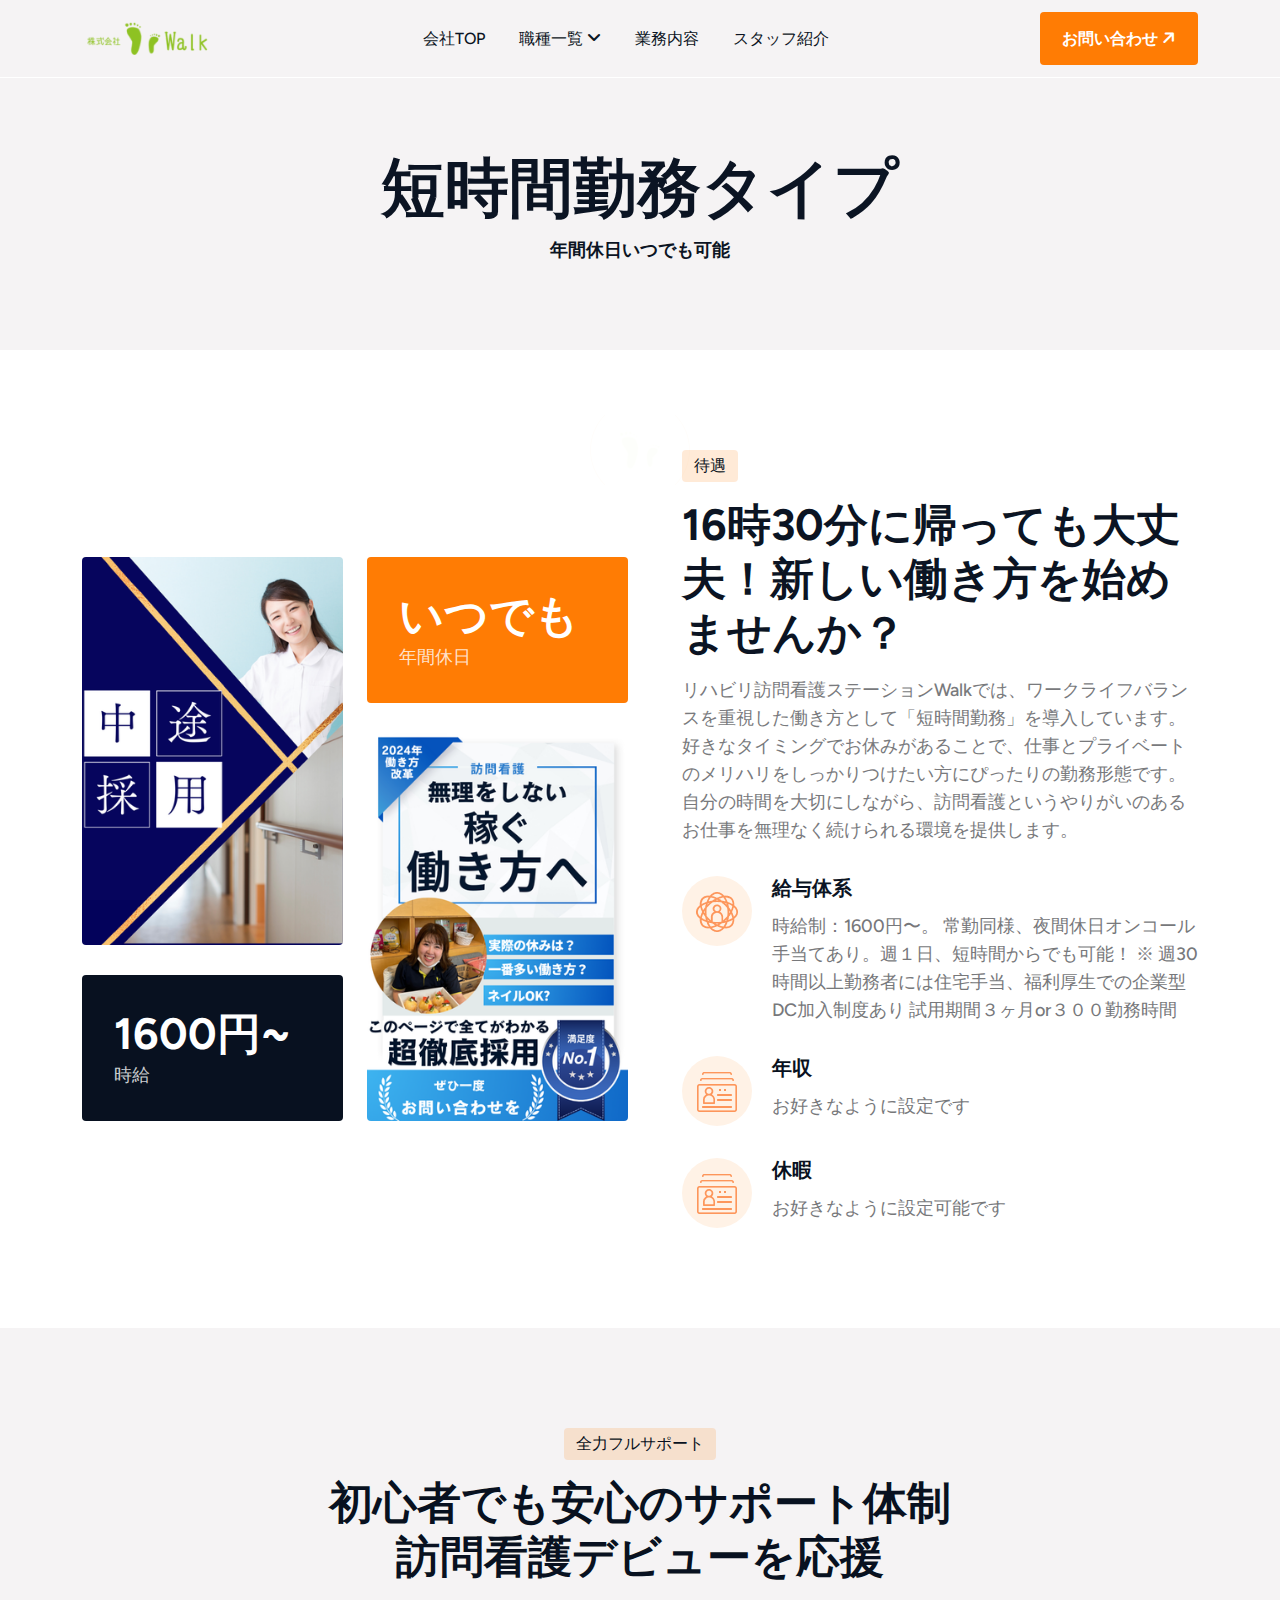
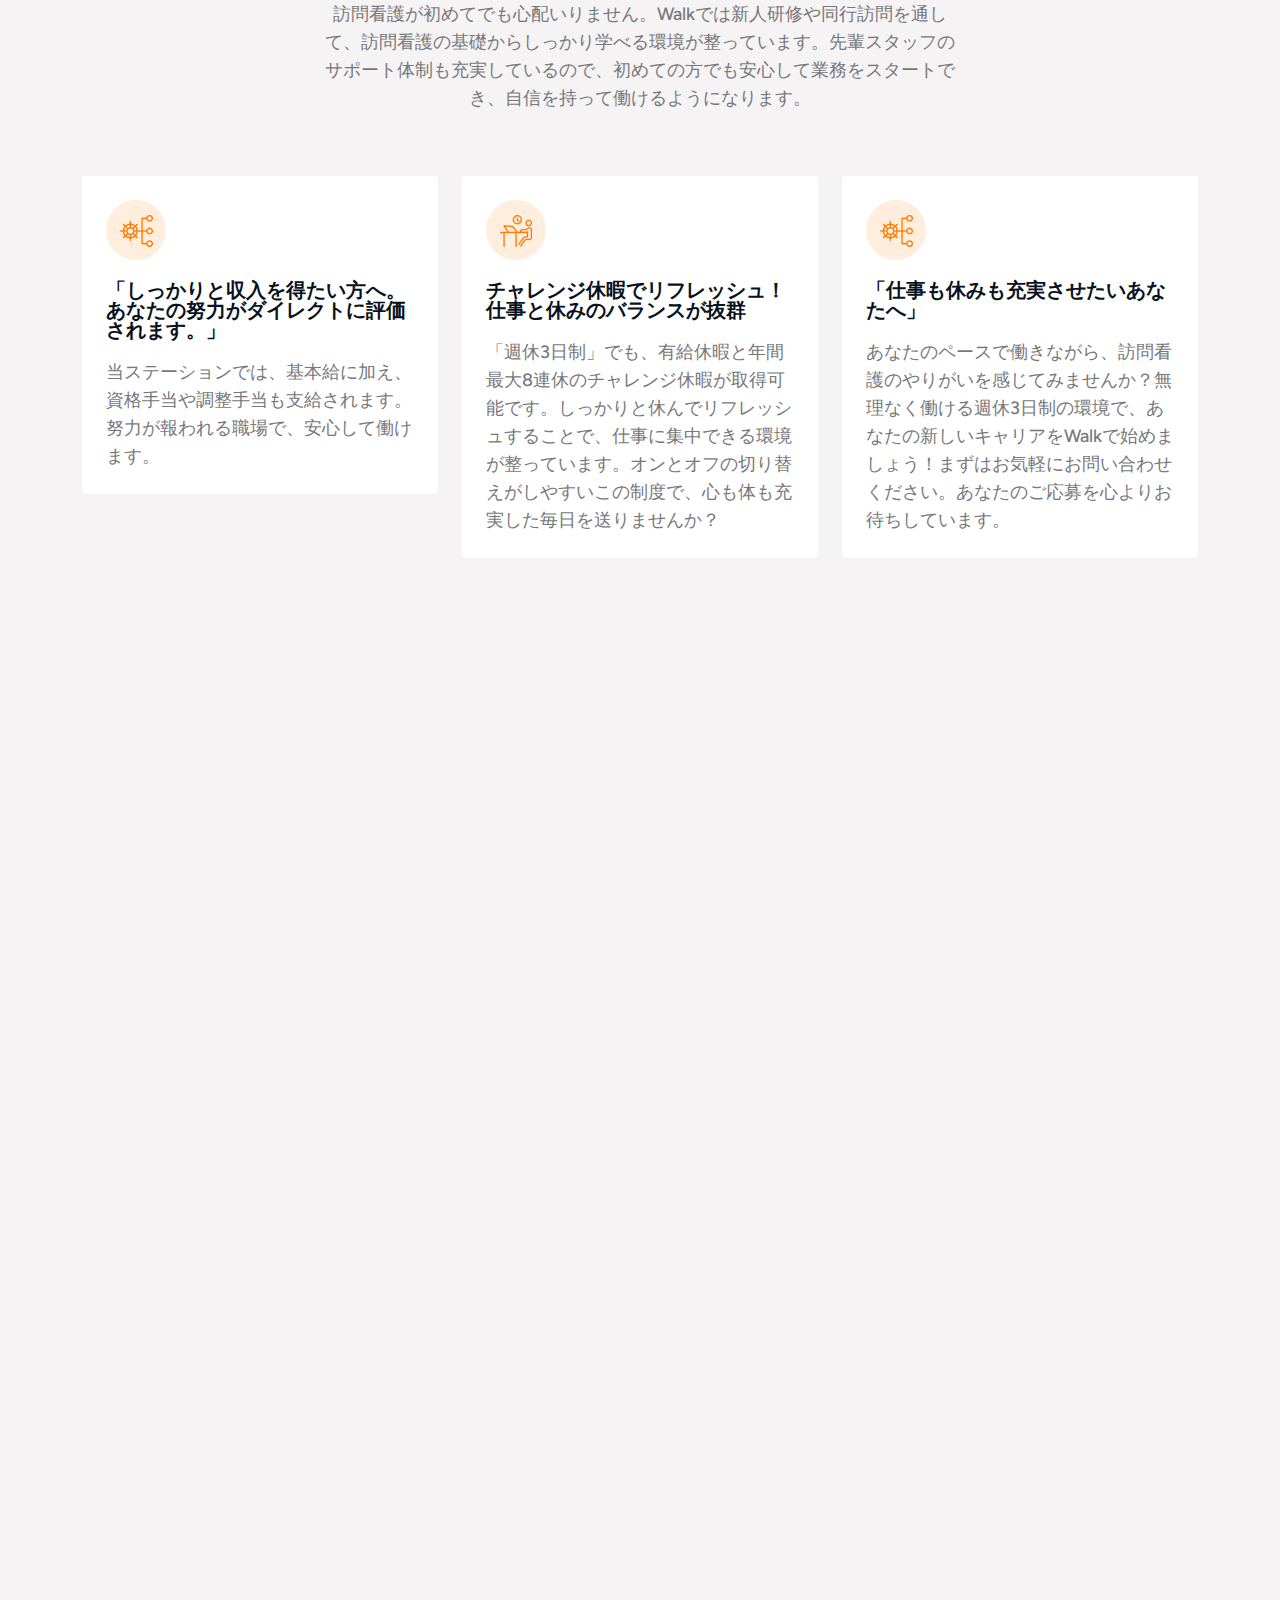
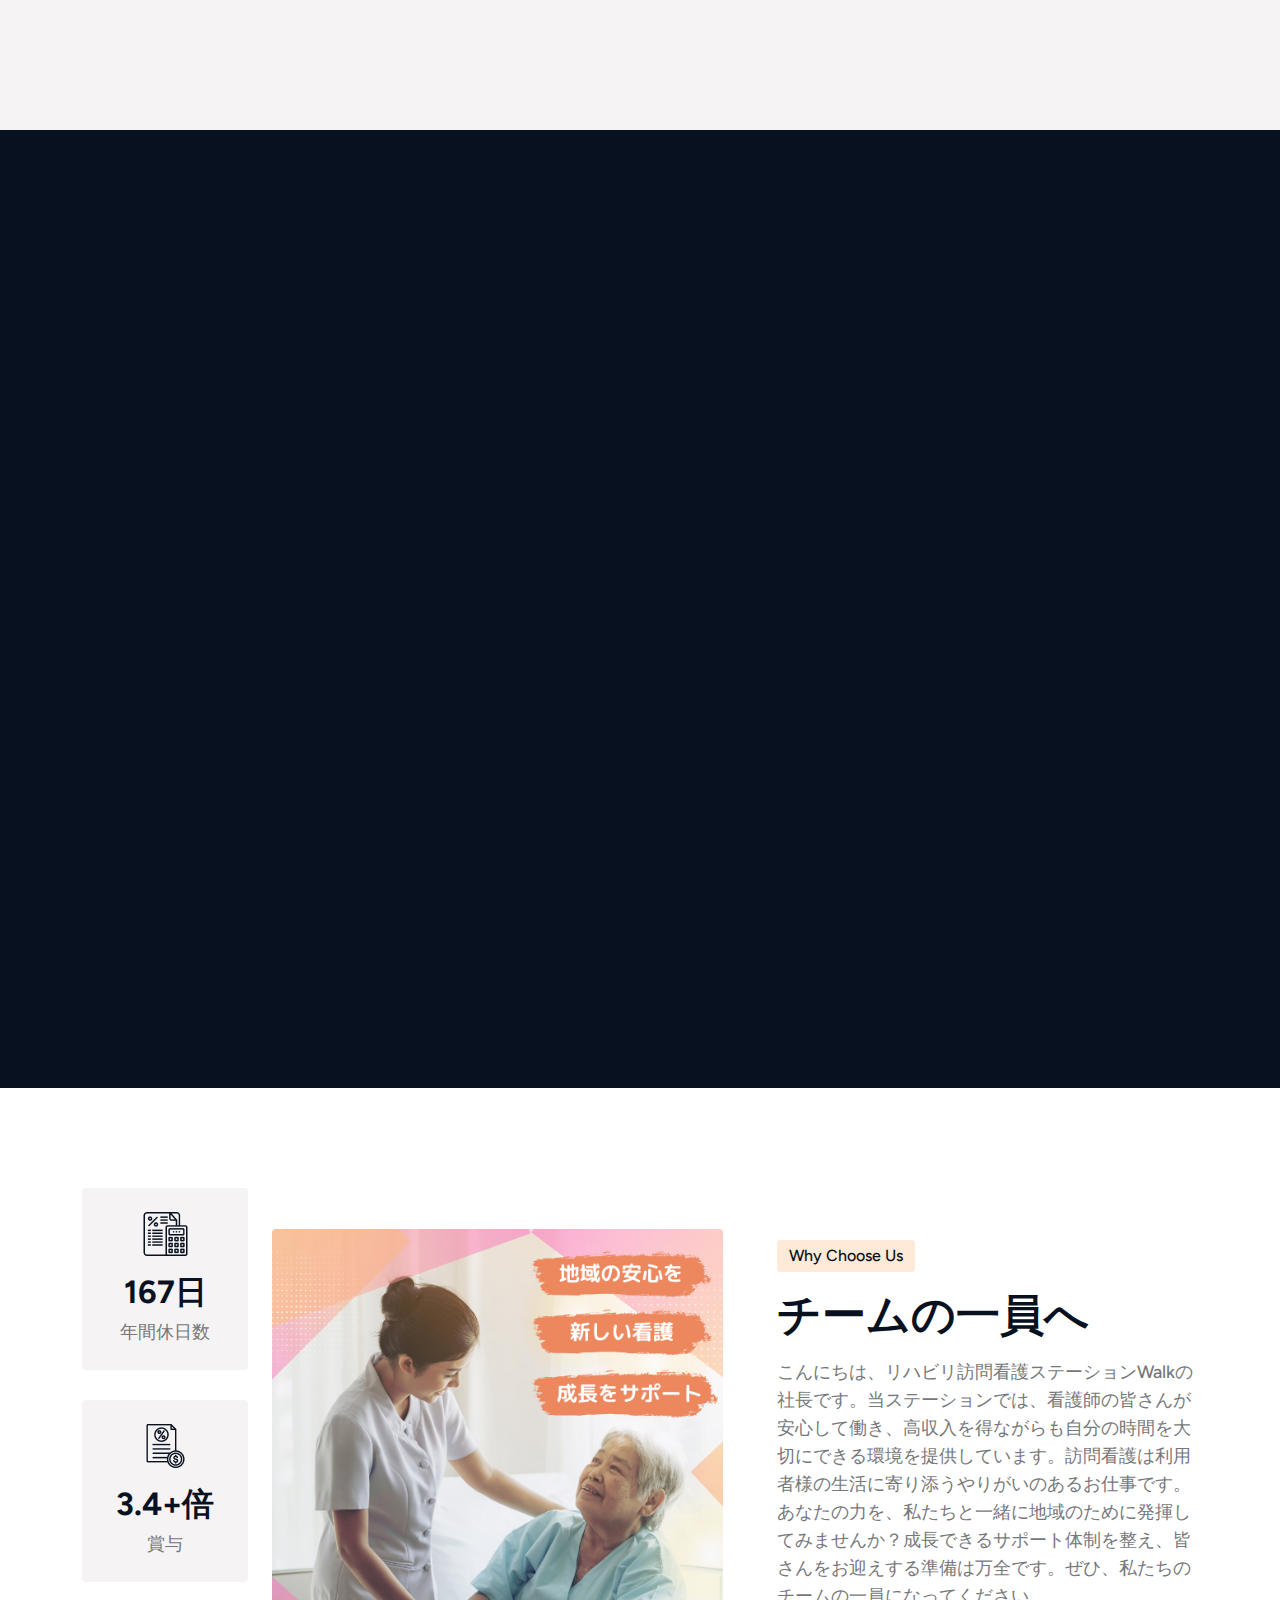
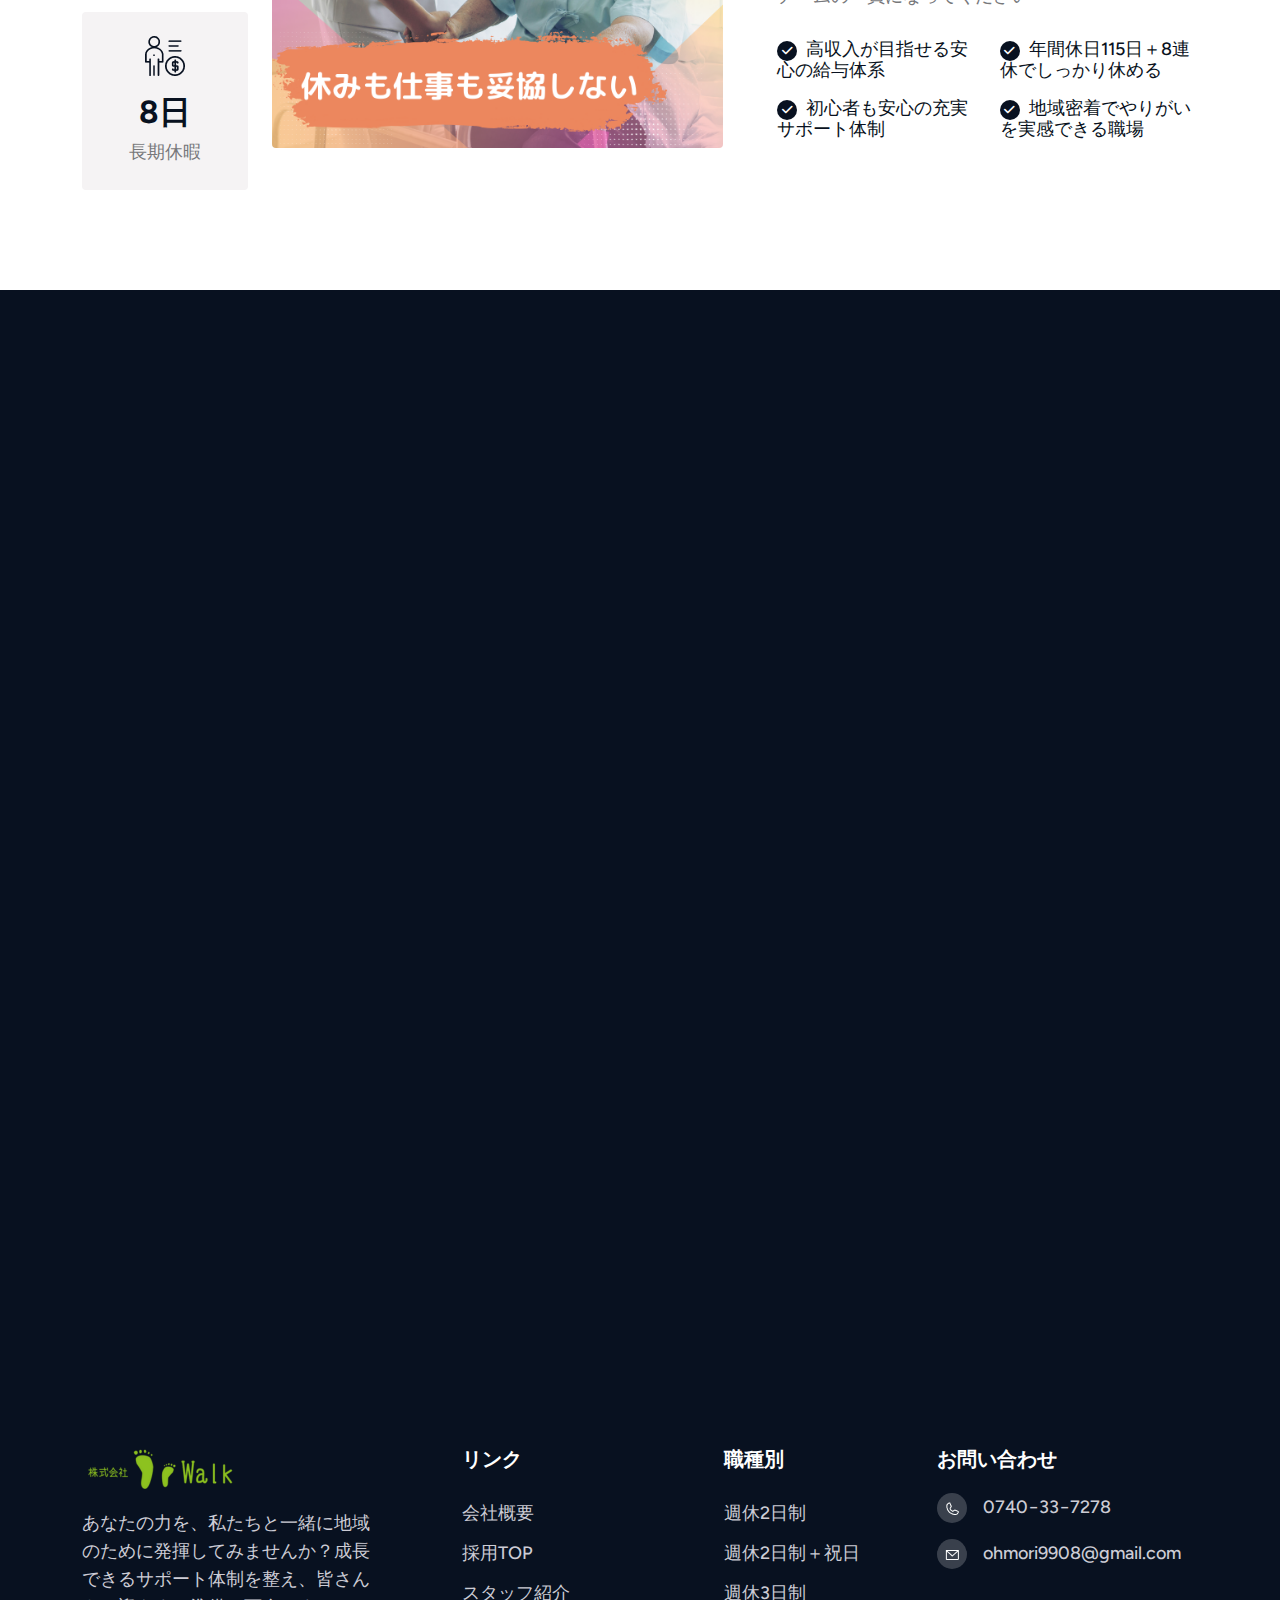
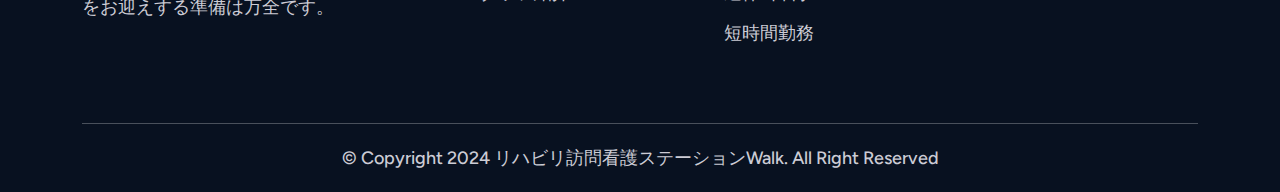
<file: about3.html>
<!DOCTYPE html>
<html lang="en">
<head>
  <meta charset="UTF-8">
  <meta name="viewport" content="width=device-width, initial-scale=1.0">
  <meta property="og:title" content="リハビリ訪問看護ステーションWalk ウォーク" />
  <meta property="og:type" content="website" />
  <meta property="og:url" content="https://walk-ynwa.com" />
  <meta property="og:site_name" content="リハビリ訪問看護ステーションWalk ウォーク" />
  <meta property="og:locale" content="ja_JP" />
  <meta property="og:image" content="https://walk-ynwa.com/wp-content/themes/walk_tst/ogp-img.jpg" />
  <meta property="og:description" content=""/>
  <meta name="keyword" content="株式会社Walk,滋賀県,高島市,リハビリ訪問看護ステーション,訪問看護" />
  <meta name="description" content="株式会社Walkでは、滋賀県高島市で介護サービスを行っています。提供サービスやアクセスの情報等を公開しています。" />
  <title>採用ページ 株式会社Walk</title>
     <!--=====FAB ICON=======-->
     <link rel="shortcut icon" href="assets/img/logo/titel1.png" type="image/x-icon">


     <!--=====CSS=======-->
     <link rel="stylesheet" href="assets/css/bootstrap.min.css">
     <link rel="stylesheet" href="assets/css/fontawesome.css">
     <link rel="stylesheet" href="assets/css/magnific-popup.css">
     <link rel="stylesheet" href="assets/css/nice-select.css">
     <link rel="stylesheet" href="assets/css/slick-slider.css">
     <link rel="stylesheet" href="assets/css/owl.carousel.min.css">
     <link rel="stylesheet" href="assets/css/aos.css">
     <link rel="stylesheet" href="assets/css/mobile-menu.css">
     <link rel="stylesheet" href="assets/css/main.css">



     <!--=====JQUERY=======-->
     <script src="assets/js/jquery-3-6-0.min.js"></script>
</head>
<body class="body">


    <!-- Preloader Start -->
	<div class="preloader">
		<div class="loading-container">
			<div class="loading"></div>
			<div id="loading-icon"><img src="assets/img/logo/titel1.png" alt=""></div>
		</div>
	</div>
	<!-- Preloader End -->

  <!--=====progress END=======-->

<div class="paginacontainer"> 

  <div class="progress-wrap">
    <svg class="progress-circle svg-content" width="100%" height="100%" viewBox="-1 -1 102 102">
      <path d="M50,1 a49,49 0 0,1 0,98 a49,49 0 0,1 0,-98"/>
    </svg>
  </div>

</div> 

<!--=====progress END=======-->

<!--=====HEADER START=======-->
<header>
  <div class="header-area header-area1 header-area-all d-none d-lg-block" id="header">
    <div class="container">
      <div class="row">
        <div class="col-12">
          <div class="header-elements">
            <div class="site-logo">
              <a href="index.html">
               <img src="assets/img/logo/header-logo1.png" alt="">
              </a>
            </div>


            <div class="main-menu-ex main-menu-ex1">
              <ul>

               <li><a href="https://walk-ynwa.com/">会社TOP</a></li>


                <li class="dropdown-menu-parrent"><a href="#" class="main1" >職種一覧 <i class="fa-solid fa-angle-down"></i></a>
                 <ul>
                     <li><a href="about.html">週休2日制</a></li>
                     <li><a href="about1.html">週休2日制＋祝日</a></li>
                     <li><a href="about2.html">週休3日制</a></li>
                     <li><a href="about3.html">短時間勤務</a></li>                        
                     <li><a href="job-details.html">募集要項</a></li>
                 </ul>
               </li>
               <li><a href="service-details.html">業務内容</a></li>
               <li><a href="team.html">スタッフ紹介</a></li>
                  
              </ul>
            </div>



            <div class="header2-buttons">
                 <div class="button">
                   <a class="theme-btn1" href="https://walk-ynwa.com/contact/">お問い合わせ<span><i class="fa-solid fa-arrow-right"></i></span></a>
                 </div>
            </div>

          </div>
        </div>
      </div>
    </div>
  </div>
</header>
<!--=====HEADER END=======-->

       <!--=====Mobile header start=======-->
       <div class="mobile-header mobile-header-main d-block d-lg-none ">
         <div class="container-fluid">
           <div class="col-12">
             <div class="mobile-header-elements">
               <div class="mobile-logo">
                 <a href="index.html"><img src="assets/img/logo/header-logo1.png" alt=""></a>
               </div>
               <div class="mobile-nav-icon">
                 <i class="fa-duotone fa-bars-staggered"></i>
               </div>
             </div>
           </div>
         </div>
       </div>
       
       <div class="mobile-sidebar d-block d-lg-none">
         <div class="logo-m">
           <a href="index.html"><img src="assets/img/logo/header-logo1.png" alt=""></a>
         </div>
         <div class="menu-close">
           <i class="fa-solid fa-xmark"></i>
         </div>
         <div class="mobile-nav">
     
           <ul>
             <li><a href="about.html">会社TOP</a></li>
             <li  class="has-dropdown has-dropdown1"><a href="" class="main">職種一覧<span><i class="fa-solid fa-angle-right"></i></span></a>
              <ul class="sub-menu">
                <li><a href="about.html">週休2日制（年間休日115日）</a></li>
                <li><a href="about1.html">週休2日制＋祝日（年間休日131日）</a></li>
                <li><a href="about2.html">週休3日制（年間休日167日）</a></li>
                <li><a href="about3.html">短時間勤務</a></li>                        
                <li><a href="job-details.html">募集要項</a></li>
              </ul>
            </li>
            <li><a href="service-details.html">業務内容</a></li>
             <li><a href="team.html">スタッフ紹介</a></li>
   

     

   
           </ul>
           
 
           <div class="single-footer-items">
             <h3>お問い合わせ</h3>

             <div class="contact-box">
               <div class="icon">
                 <img src="assets/img/icons/footer-icon1.png" alt="">
               </div>
               <div class="pera">
                 <a href="tel:0740337278">0740−33−7278</a>
               </div>
             </div>

             <div class="contact-box">
               <div class="icon">
                 <img src="assets/img/icons/footer-icon2.png" alt="">
               </div>
               <div class="pera">
                <a href="mailto:ohmori9908@gmail.com">ohmori9908@gmail.com</a>
              </div>
             </div>

             <div class="contact-box">
               <div class="icon">
                 <img src="assets/img/icons/footer-icon3.png" alt="">
               </div>
               <div class="pera">
                 <a href="https://www.google.com/maps?ll=35.327271,136.02515&z=17&t=m&hl=ja&gl=JP&mapclient=embed&q=〒520-1212+滋賀県高島市安曇川町西万木１８９%E2%88%92３">
                   滋賀県高島市安曇川町西万木189-3 花寿文化教室１F
                 </a>                  
               </div>
             </div>

        </div>
 
 
         </div>
       </div>
            <!--=====Mobile header end=======-->
   

        <!--=====HERO AREA START =======-->

        <div class="common-hero">
            <div class="container">
                <div class="row">
                    <div class="col-lg-6 m-auto text-center">
                        <div class="main-heading">
                            <h1>短時間勤務タイプ</h1>
                            <div class="pages-intro">
                                <p>年間休日いつでも可能</p>
                            </div>
                        </div>
                    </div>
                </div>
            </div>
        </div>
        <!--=====HERO AREA END=======-->

                <!--=====ABOUT AREA START=======-->

                <div class="about-page-sec1 sp">
                  <div class="container">
                    <div class="row align-items-center">
                      <div class="col-lg-6">
                        <div class="about3-images">
                          <div class="row">
                            <div class="col-lg-6">
                              <div class="image overlay-anim">
                                <img src="assets/img/about/about3-img1.png" alt="">
                              </div>
                              <div class="conter-box conter-box1">
                                <h3><span class="counter">1600円~</span></h3>
                                <p>時給</p>
                              </div>
                            </div>
        
                            <div class="col-lg-6">
                              <div class="conter-box conter-box2">
                                <h3><span class="counter">いつでも</span></h3>
                                <p>年間休日</p>
                              </div>
                              <div class="image overlay-anim">
                                <img src="assets/img/about/about3-img2.png" alt="">
                              </div>
                            </div>
        
                          </div>
                        </div>
                      </div>
        
                      <div class="col-lg-6">
                        <div class="heading1 about3-heading">
                          <span class="span">待遇</span>
                          <h2>16時30分に帰っても大丈夫！新しい働き方を始めませんか？</h2>
                          <div class="space16"></div>
                          <p>リハビリ訪問看護ステーションWalkでは、ワークライフバランスを重視した働き方として「短時間勤務」を導入しています。好きなタイミングでお休みがあることで、仕事とプライベートのメリハリをしっかりつけたい方にぴったりの勤務形態です。自分の時間を大切にしながら、訪問看護というやりがいのあるお仕事を無理なく続けられる環境を提供します。</p>
        
                          <div class="about3-icon-box">
                            <div class="">
                              <div class="icon">
                                <img src="assets/img/icons/about3-icon1.png" alt="">
                              </div>
                            </div>
                            <div class="heading1">
                              <h5><a href="#">給与体系</a></h5>
                              <p>
                                時給制：1600円〜。
                                常勤同様、夜間休日オンコール手当てあり。週１日、短時間からでも可能！
                                ※ 週30時間以上勤務者には住宅手当、福利厚生での企業型DC加入制度あり

                                試用期間３ヶ月or３００勤務時間
                              </p>
                            </div>
                          </div>
        
                          <div class="about3-icon-box">
                            <div class="">
                              <div class="icon">
                                <img src="assets/img/icons/about3-icon2.png" alt="">
                              </div>
                            </div>
                            <div class="heading1">
                              <h5><a href="#">年収</a></h5>
                              <p>
                                お好きなように設定です
                              </p>
                            </div>
                          </div>

                          <div class="about3-icon-box">
                            <div class="">
                              <div class="icon">
                                <img src="assets/img/icons/about3-icon2.png" alt="">
                              </div>
                            </div>
                            <div class="heading1">
                              <h5><a href="#">休暇</a></h5>
                              <p>
                                お好きなように設定可能です
                              </p>
                            </div>
                          </div>
                        </div>
                      </div>
                    </div>
                  </div>
                </div>
        
                <!--=====ABOUT AREA END=======-->

                <!--=====OUR MISSION AREA START=======-->

                <div class="mission sp">
                  <div class="container">
                    <div class="row">
                      <div class="col-lg-7 m-auto text-center">
                        <div class="heading1">
                          <span class="span">全力フルサポート</span>
                          <h2>初心者でも安心のサポート体制<br>訪問看護デビューを応援</h2>
                          <div class="space16"></div>
                          <p> 訪問看護が初めてでも心配いりません。Walkでは新人研修や同行訪問を通して、訪問看護の基礎からしっかり学べる環境が整っています。先輩スタッフのサポート体制も充実しているので、初めての方でも安心して業務をスタートでき、自信を持って働けるようになります。</p>
                        </div>
                      </div>
                    </div>

                    <div class="space30"></div>
                    <div class="row">
                      <div class="col-lg-4 col-md-6">
                        <div class="mission-box">
                          <div class="icon">
                            <img src="assets/img/icons/mission-icon1.png" alt="">
                          </div>
                          <div class="heading1">
                            <h5><a href="#">「しっかりと収入を得たい方へ。あなたの努力がダイレクトに評価されます。」</a></h5>
                            <div class="space16"></div>
                            <p>当ステーションでは、基本給に加え、資格手当や調整手当も支給されます。努力が報われる職場で、安心して働けます。</p>
                          </div>
                        </div>
                      </div>

                      <div class="col-lg-4 col-md-6">
                        <div class="mission-box">
                          <div class="icon">
                            <img src="assets/img/icons/mission-icon2.png" alt="">
                          </div>
                          <div class="heading1">
                            <h5><a href="#">チャレンジ休暇でリフレッシュ！仕事と休みのバランスが抜群</a></h5>
                            <div class="space16"></div>
                            <p>「週休3日制」でも、有給休暇と年間最大8連休のチャレンジ休暇が取得可能です。しっかりと休んでリフレッシュすることで、仕事に集中できる環境が整っています。オンとオフの切り替えがしやすいこの制度で、心も体も充実した毎日を送りませんか？</p>
                          </div>
                        </div>
                      </div>

                      <div class="col-lg-4 col-md-6">
                        <div class="mission-box">
                          <div class="icon">
                            <img src="assets/img/icons/mission-icon1.png" alt="">
                          </div>
                          <div class="heading1">
                            <h5><a href="#"> 「仕事も休みも充実させたいあなたへ」</a></h5>
                            <div class="space16"></div>
                            <p> あなたのペースで働きながら、訪問看護のやりがいを感じてみませんか？無理なく働ける週休3日制の環境で、あなたの新しいキャリアをWalkで始めましょう！まずはお気軽にお問い合わせください。あなたのご応募を心よりお待ちしています。</p>
                          </div>
                        </div>
                      </div>

                    </div>
                  </div>
                </div>

                <!--=====OUR MISSION AREA END=======-->

                <div class="work1 sp">
                  <div class="container">
                    <div class="row align-items-center">
                      <div class="col-lg-6">
                        <div class="work-img reveal overlay-anim">
                          <img src="assets/img/work/work1-image.png" alt="">
                        </div>
                      </div>
          
                      <div class="col-lg-6">
                        <div class="heading1 work1-heading">
                          <span class="span" data-aos="zoom-in-left" data-aos-duration="700">安心な高待遇</span>
                          <h2 class="text-anime-style-3">福利厚生も充実</h2>
                          <div class="space16"></div>
                          <p data-aos="fade-left" data-aos-duration="900">リハビリ訪問看護ステーションWalkでは、働く皆さんが長く安心して働けるよう、充実した福利厚生と手厚いサポート体制を整えています。</p>
          
                          <div class="space10"></div>
                          <div class="" data-aos="fade-left" data-aos-duration="900">
                            <div class="work1-box">
                              <div class="">
                                <div class="icon">
                                  <img src="assets/img/icons/work1-icon1.png" alt="">
                                </div>
                              </div>
                              <div class="heading1">
                                <h4><a href="service-details.html">退職金制度あり</a></h4>
                                <p>長く働いてくださる方への感謝の気持ちとして、退職金制度を設けています。週30時間以上勤務されている方が対象ですので、将来も安心して働くことができます。</p>
                              </div>
                            </div>
                          </div>
          
                          <div class="" data-aos="fade-left" data-aos-duration="700">
                            <div class="work1-box">
                              <div class="">
                                <div class="icon">
                                  <img src="assets/img/icons/work1-icon2.png" alt="">
                                </div>
                              </div>
                              <div class="heading1">
                                <h4><a href="service-details.html">研修費・書籍代負担でスキルアップを応援！  </a></h4>
                                <p>仕事に役立つ研修費や書籍代をサポートします（事前申請制で、各年1回上限2万円まで）。学び続ける姿勢を応援し、あなたのスキルアップをしっかり支援します。</p>
                              </div>
                            </div>
                          </div>
          
                          <div class="" data-aos="fade-left" data-aos-duration="1100">
                            <div class="work1-box">
                              <div class="">
                                <div class="icon">
                                  <img src="assets/img/icons/work1-icon3.png" alt="">
                                </div>
                              </div>
                              <div class="heading1">
                                <h4><a href="service-details.html">資格取得補助＆転入者支度金あり</a></h4>
                                <p>資格取得を目指す方には補助制度を設けています。また、転入者には引越し代の一部負担も行っていますので、新しい環境でのスタートをサポートします！
                                </p>
                              </div>
                            </div>
                          </div>
          
          
                        </div>
                      </div>
          
                    </div>
                  </div>
                </div>

       <!--=====SERVICE AREA START=======-->

       <div class="service1 sp">
        <div class="container">
          <div class="row">
            <div class="col-lg-8 m-auto text-center">
              <div class="heading1-w">
                <span class="span" data-aos="zoom-in-left" data-aos-duration="700">オンコール手当！</span>
                <h2 class="text-anime-style-3">高額なオンコール手当で安心サポート！</h2>
                <div class="space16"></div>
                <p data-aos="fade-left" data-aos-duration="800"> 訪問看護におけるオンコール対応には、平日3,000円から、休日は5,000円からの手当を支給。さらに状況に応じて最大10,000円まで支給される場合もあります。対応に対するしっかりした評価があるため、安心して業務に取り組めます。また、オンコール出勤があった際には代休を取得できるので、しっかり休んでリフレッシュすることも可能です。</p>
              </div>
            </div>
          </div>

          <div class="space30"></div>
          <div class="row">
            <div class="col-lg-4 col-md-6">
              <div class="service1-box active" data-aos="zoom-in-up" data-aos-duration="700">
                <div class="image overlay-anim">
                  <img src="assets/img/service/service1-img1.png" alt="">
                </div>
                <div class="hover-area">
                  <div class="icon">
                    <img src="assets/img/icons/service1-icon1.png" alt="">
                  </div>
                  <div class="space16"></div>
                  <div class="heading1-w">
                    <h4><a href="service-details.html">ネイルOK！</a></h4>
                    <div class="space16"></div>
                    <p>自分らしいスタイルで働けるのも魅力の一つ。ネイルもOKなので、オシャレを楽しみながらお仕事ができます！</p>
                  </div>
                </div>
              </div>
            </div>

            <div class="col-lg-4 col-md-6">
              <div class="service1-box active" data-aos="zoom-in-up" data-aos-duration="900">
                <div class="image overlay-anim">
                  <img src="assets/img/service/service1-img2.png" alt="">
                </div>
                <div class="hover-area">
                  <div class="icon">
                    <img src="assets/img/icons/service1-icon2.png" alt="">
                  </div>
                  <div class="space16"></div>
                  <div class="heading1-w">
                    <h4><a href="service-details.html">タブレット貸与＆社用車支給</a></h4>
                    <div class="space16"></div>
                    <p>業務に必要なタブレットや社用車を支給。移動もスムーズで、効率よく訪問看護が行えます。                    </p>
                  </div>
                </div>
              </div>
            </div>

            <div class="col-lg-4 col-md-6">
              <div class="service1-box active" data-aos="zoom-in-up" data-aos-duration="1100">
                <div class="image overlay-anim">
                  <img src="assets/img/service/service1-img3.png" alt="">
                </div>
                <div class="hover-area">
                  <div class="icon">
                    <img src="assets/img/icons/service1-icon3.png" alt="">
                  </div>
                  <div class="space16"></div>
                  <div class="heading1-w">
                    <h4><a href="service-details.html">残業は月10時間以下！</a></h4>
                    <div class="space16"></div>
                    <p>残業が少なく、プライベートの時間をしっかり確保できます。働きやすさを大切にしています。</p>
                  </div>
                </div>
              </div>
            </div>


          </div>
        </div>
      </div>

                
        <!--=====ABOUT AREA START=======-->

        <div class="chosse1 sp">
          <div class="container">
            <div class="row align-items-center">
              <div class="col-lg-2">
                <div class="">
                  <div class="icon-box">
                    <div class="icon">
                      <img src="assets/img/icons/choose1-icon1.png" alt="">
                    </div>
                    <div class="heading1">
                      <h3>167日</h3>
                      <div class="space10"></div>
                      <p>年間休日数</p>
                    </div>
                  </div>
                </div>

                <div class="">
                  <div class="icon-box">
                    <div class="icon">
                      <img src="assets/img/icons/choose1-icon2.png" alt="">
                    </div>
                    <div class="heading1">
                      <h3>3.4+倍</h3>
                      <div class="space10"></div>
                      <p>賞与</p>
                    </div>
                  </div>
                </div>

                <div class="">
                  <div class="icon-box icon-box2">
                    <div class="icon">
                      <img src="assets/img/icons/choose1-icon3.png" alt="">
                    </div>
                    <div class="heading1">
                      <h3>8日</h3>
                      <div class="space10"></div>
                      <p>長期休暇</p>
                    </div>
                  </div>
                </div>

              </div>
              <div class="col-lg-5">
                <div class="image overlay-anim">
                  <img src="assets/img/others/choose1-img.png" alt="">
                </div>
              </div>
              <div class="col-lg-5">
                <div class="heading1 choose1-heading">
                  <span class="span">Why Choose Us</span>
                  <h2>チームの一員へ</h2>
                  <div class="space16"></div>
                  <p>こんにちは、リハビリ訪問看護ステーションWalkの社長です。当ステーションでは、看護師の皆さんが安心して働き、高収入を得ながらも自分の時間を大切にできる環境を提供しています。訪問看護は利用者様の生活に寄り添うやりがいのあるお仕事です。あなたの力を、私たちと一緒に地域のために発揮してみませんか？成長できるサポート体制を整え、皆さんをお迎えする準備は万全です。ぜひ、私たちのチームの一員になってください</p>

                  <div class="space10"></div>
                  <div class="row">
                    <div class="col-lg-6">
                      <ul class="icon-list">
                        <li><span><i class="fa-solid fa-check"></i></span> 高収入が目指せる安心の給与体系</li>
                      </ul>
                    </div>
                    <div class="col-lg-6">
                      <ul class="icon-list">
                        <li><span><i class="fa-solid fa-check"></i></span> 年間休日115日＋8連休でしっかり休める</li>
                      </ul>
                    </div>
                    <div class="col-lg-6">
                      <ul class="icon-list">
                        <li><span><i class="fa-solid fa-check"></i></span> 初心者も安心の充実サポート体制</li>
                      </ul>
                    </div>
                    <div class="col-lg-6">
                      <ul class="icon-list">
                        <li><span><i class="fa-solid fa-check"></i></span> 地域密着でやりがいを実感できる職場</li>
                      </ul>
                    </div>
                  </div>
                </div>
              </div>
            </div>
          </div>
        </div>

        <!--=====ABOUT AREA END=======-->

             <!--=====TESTIMONIAL AREA START=======-->

             <div class="contact1 sp">
              <div class="container">
                <div class="row align-items-center">
                  <div class="col-lg-6">
                    <div class="heading1-w">
                      <span class="span" data-aos="zoom-in-left" data-aos-duration="700">Contact Us</span>
                      <h2 class="text-anime-style-3">あなたの力を私たちのチームで発揮しませんか？</h2>
                      <div class="space16"></div>
                      <p data-aos="fade-right" data-aos-duration="900">興味を持っていただきありがとうございます！訪問看護にチャレンジしてみたい、地域で活躍したい、そんなあなたのご応募を心よりお待ちしています。まずはお気軽にお問い合わせください。</p>
      
                      <div class="" data-aos="fade-right" data-aos-duration="800">
                        <div class="contact1-box">
                          <div class="icon">
                            <img src="assets/img/icons/contact-icon1.png" alt="">
                          </div>
                          <div class="heading">
                            <p>お電話</p>
                            <a href="tel:0740337278">0740−33−7278</a>
                          </div>
                        </div>
                      </div>
        
                      <div class="" data-aos="fade-right" data-aos-duration="1100">
                        <div class="contact1-box">
                          <div class="icon">
                            <img src="assets/img/icons/contact-icon2.png" alt="">
                          </div>
                          <div class="heading">
                            <p>メール</p>
                            <a href="mailto:ohmori9908@gmail.com">ohmori9908@gmail.com</a>
                          </div>
                        </div>
                      </div>
        
                    </div>
                  </div>
        
                  <div class="col-lg-6">
                    <div class="contact1-form" data-aos="zoom-out" data-aos-duration="900">
                      <iframe src="https://docs.google.com/forms/d/e/1FAIpQLScAQkJmtwzi7rZyVrO4BcsIMZa5QLGa_UB70v2vwzyUQGZ5TA/viewform?embedded=true" width="100%" height="807" frameborder="0" marginheight="0" marginwidth="0">読み込んでいます…</iframe>
                    </div>
                  </div>
      
                </div>
              </div>
            </div>

      <!--=====TESTIMONIAL AREA END=======-->

            <!--=====TEAM AREA START=======-->

      
            <!--=====TEAM AREA END=======-->
      
        
            <!--===== CTA AREA START =======-->

            <!--===== CTA AREA START =======-->

            <!--===== FOOTER AREA START =======-->

            <div class="footer1 _relative">
              <div class="container">
                   <div class="row">
                        <div class="col-lg-4 col-md-6 col-12">
                             <div class="single-footer-items footer-logo-area">
                                  <div class="footer-logo">
                                    <a href=""><img src="assets/img/logo/footer-logo1.png" alt=""></a>
                                  </div>
                                  <div class="space20"></div>
                                  <div class="heading1-w">
                                    <p>あなたの力を、私たちと一緒に地域のために発揮してみませんか？成長できるサポート体制を整え、皆さんをお迎えする準備は万全です。</p>
                                  </div>
                             </div>
                        </div>
    
                        <div class="col-lg col-md-6 col-12">
                             <div class="single-footer-items">
                                  <h3>リンク</h3>
    
                                  <ul class="menu-list">
                                    <li><a href="https://walk-ynwa.com/">会社概要</a></li>
                                    <li><a href="index.html">採用TOP</a></li>
                                    <li><a href="team.html">スタッフ紹介 </a></li>
                                  </ul>
                             </div>
                        </div>
    
                        <div class="col-lg col-md-6 col-12">
                             <div class="single-footer-items pl-5">
                                  <h3>職種別</h3>
    
                                  <ul class="menu-list">
                                       <li><a href="about.html">週休2日制 </a></li>
                                       <li><a href="about1.html">週休2日制＋祝日</a></li>
                                       <li><a href="about2.html">週休3日制</a></li>
                                       <li><a href="about3.html">短時間勤務</a></li>
                                  </ul>
                             </div>
                        </div>
    
    
                        <div class="col-lg-3 col-md-6 col-12">
                             <div class="single-footer-items">
                                  <h3>お問い合わせ</h3>
    
                                  <div class="contact-box">
                                    <div class="icon">
                                      <img src="assets/img/icons/footer-icon1.png" alt="">
                                    </div>
                                    <div class="pera">
                                      <a href="tel:0740337278">0740−33−7278</a>
                                    </div>
                                  </div>

                                  <div class="contact-box">
                                    <div class="icon">
                                      <img src="assets/img/icons/footer-icon2.png" alt="">
                                    </div>
                                    <div class="pera">
                                      <a href="mailto:ohmori9908@gmail.com">ohmori9908@gmail.com</a>
                                    </div>
                                  </div>

    
                             </div>
                        </div>
    
                   </div>
    
                   <div class="space70"></div>
              </div>

              <div class="copyright-area _relative">
                <div class="container">
                  <div class="row align-items-center">
                    <div class="col-md-12">
                         <div class="coppyright">
                           <p>© Copyright 2024 リハビリ訪問看護ステーションWalk. All Right Reserved</p>
                         </div>
                    </div>
               </div>
              </div>
                
           </div>
  
        </div>
        
                <!--===== FOOTER AREA END =======-->



      <script src="assets/js/bootstrap.min.js"></script>
      <script src="assets/js/aos.js"></script>
      <script src="assets/js/fontawesome.js"></script>
      <script src="assets/js/jquery.countup.js"></script>
      <script src="assets/js/mobile-menu.js"></script>
      <script src="assets/js/jquery.magnific-popup.js"></script>
      <script src="assets/js/owl.carousel.min.js"></script>
      <script src="assets/js/slick-slider.js"></script>
      <script src="assets/js/gsap.min.js"></script>
      <script src="assets/js/ScrollTrigger.min.js"></script>
      <script src="assets/js/Splitetext.js"></script>
      <script src="assets/js/SmoothScroll.js"></script>
      <script src="assets/js/text-animation.js"></script>
      <script src="assets/js/jquery.lineProgressbar.js"></script>
      <script src="assets/js/tilt.jquery.js"></script>
      <script src="assets/js/main.js"></script>


</body>
</html>
</file>
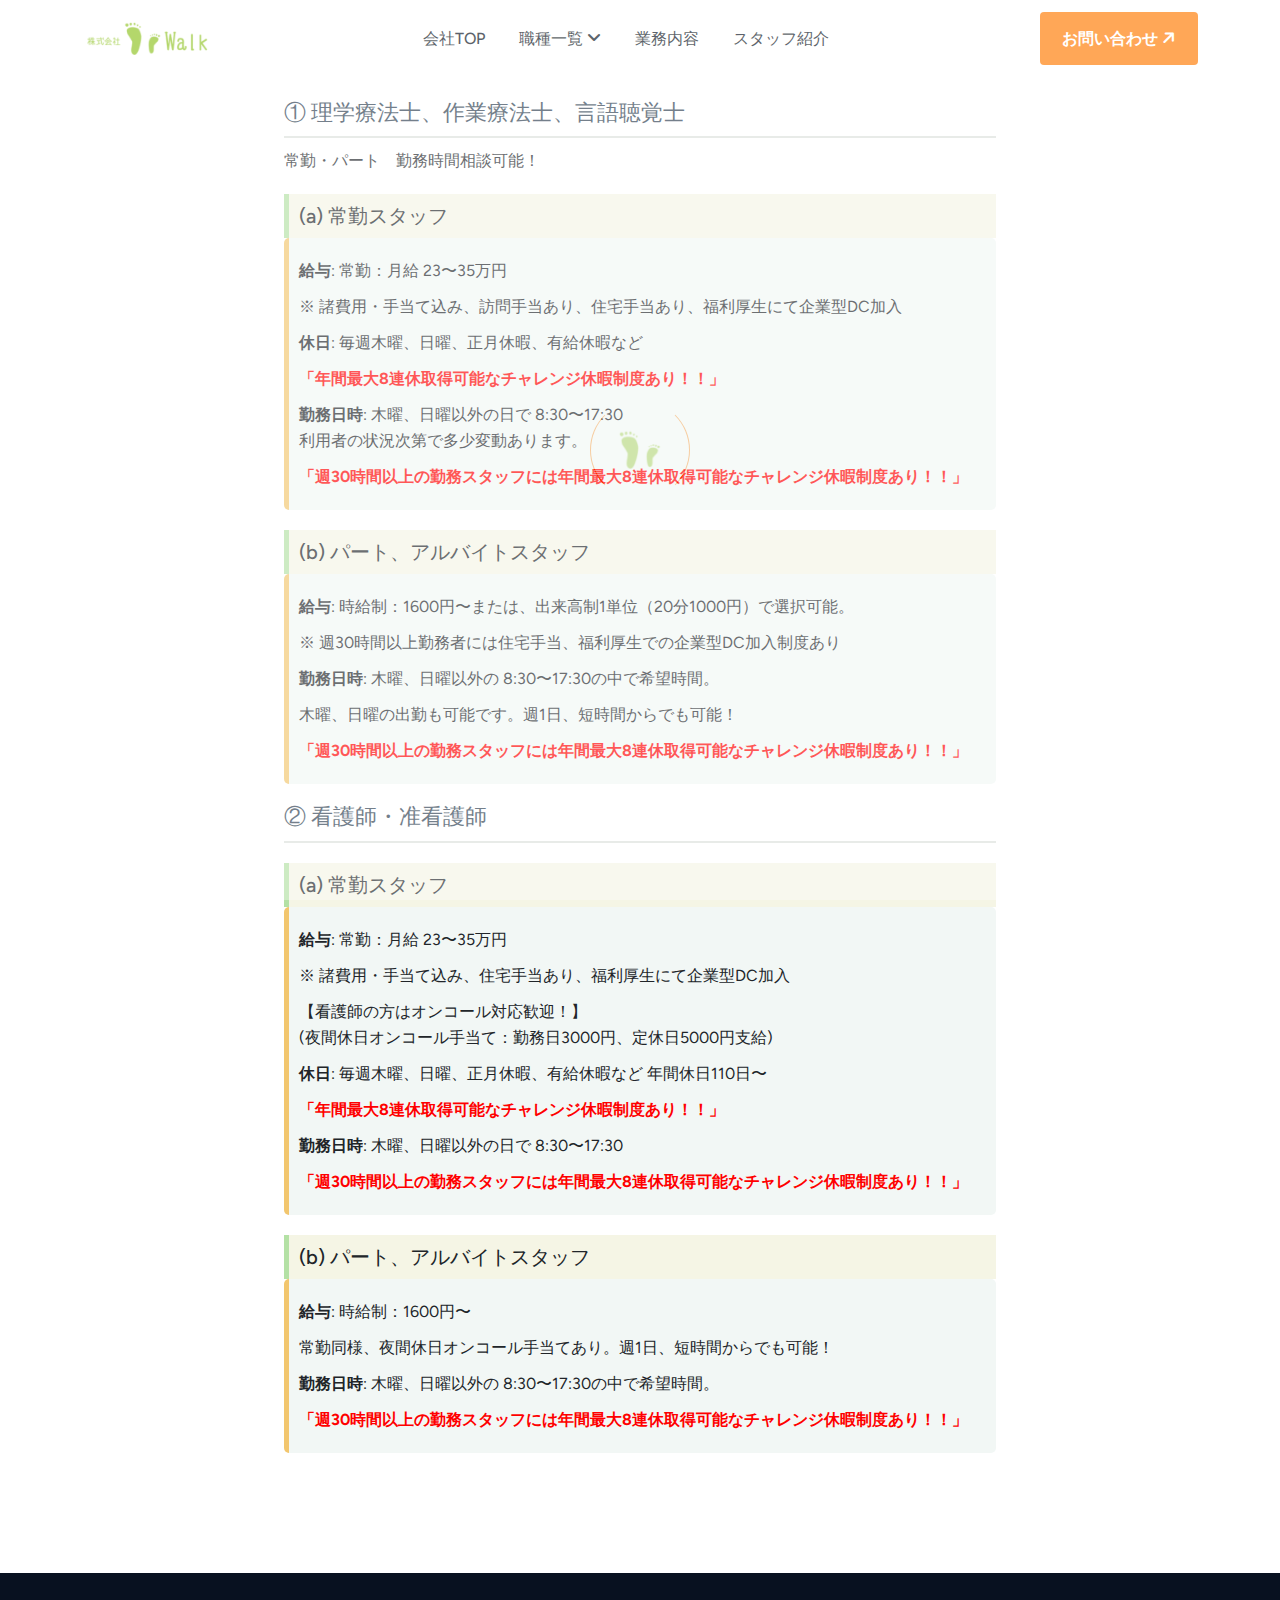
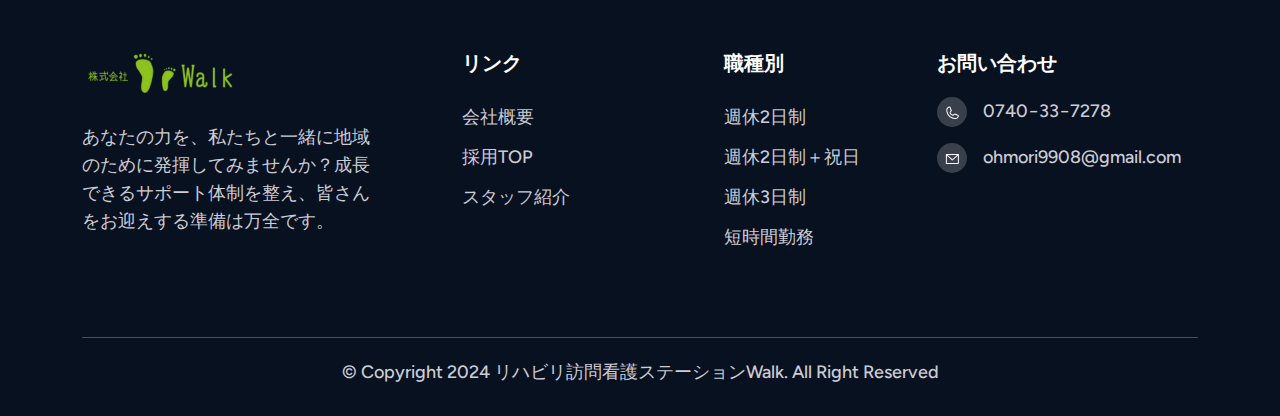
<file: job-details.html>
<!DOCTYPE html>
<html lang="en">
<head>
  <meta charset="UTF-8">
  <meta name="viewport" content="width=device-width, initial-scale=1.0">
  <meta property="og:title" content="リハビリ訪問看護ステーションWalk ウォーク" />
  <meta property="og:type" content="website" />
  <meta property="og:url" content="https://walk-ynwa.com" />
  <meta property="og:site_name" content="リハビリ訪問看護ステーションWalk ウォーク" />
  <meta property="og:locale" content="ja_JP" />
  <meta property="og:image" content="https://walk-ynwa.com/wp-content/themes/walk_tst/ogp-img.jpg" />
  <meta property="og:description" content=""/>
  <meta name="keyword" content="株式会社Walk,滋賀県,高島市,リハビリ訪問看護ステーション,訪問看護" />
  <meta name="description" content="株式会社Walkでは、滋賀県高島市で介護サービスを行っています。提供サービスやアクセスの情報等を公開しています。" />
  <title>採用ページ 株式会社Walk</title>

     <!--=====FAB ICON=======-->
     <link rel="shortcut icon" href="assets/img/logo/titel1.png" type="image/x-icon">


     <!--=====CSS=======-->
     <link rel="stylesheet" href="assets/css/bootstrap.min.css">
     <link rel="stylesheet" href="assets/css/fontawesome.css">
     <link rel="stylesheet" href="assets/css/magnific-popup.css">
     <link rel="stylesheet" href="assets/css/nice-select.css">
     <link rel="stylesheet" href="assets/css/slick-slider.css">
     <link rel="stylesheet" href="assets/css/owl.carousel.min.css">
     <link rel="stylesheet" href="assets/css/aos.css">
     <link rel="stylesheet" href="assets/css/mobile-menu.css">
     <link rel="stylesheet" href="assets/css/main.css">



     <!--=====JQUERY=======-->
     <script src="assets/js/jquery-3-6-0.min.js"></script>
</head>
<body class="body">

  <!-- Preloader Start -->
	<div class="preloader">
		<div class="loading-container">
			<div class="loading"></div>
			<div id="loading-icon"><img src="assets/img/logo/titel1.png" alt=""></div>
		</div>
	</div>
	<!-- Preloader End -->

  <!--=====progress END=======-->

<div class="paginacontainer"> 

  <div class="progress-wrap">
    <svg class="progress-circle svg-content" width="100%" height="100%" viewBox="-1 -1 102 102">
      <path d="M50,1 a49,49 0 0,1 0,98 a49,49 0 0,1 0,-98"/>
    </svg>
  </div>

</div> 

<!--=====progress END=======-->

<!--=====HEADER START=======-->
<header>
  <div class="header-area header-area1 header-area-all d-none d-lg-block" id="header">
    <div class="container">
      <div class="row">
        <div class="col-12">
          <div class="header-elements">
            <div class="site-logo">
              <a href="index.html">
               <img src="assets/img/logo/header-logo1.png" alt="">
              </a>
            </div>


            <div class="main-menu-ex main-menu-ex1">
              <ul>

               <li><a href="https://walk-ynwa.com/">会社TOP</a></li>


                <li class="dropdown-menu-parrent"><a href="#" class="main1" >職種一覧 <i class="fa-solid fa-angle-down"></i></a>
                 <ul>
                     <li><a href="about.html">週休2日制</a></li>
                     <li><a href="about1.html">週休2日制＋祝日</a></li>
                     <li><a href="about2.html">週休3日制</a></li>
                     <li><a href="about3.html">短時間勤務</a></li>     
                     <li><a href="job-details.html">募集要項</a></li>
                 </ul>
               </li>
               <li><a href="service-details.html">業務内容</a></li>
               <li><a href="team.html">スタッフ紹介</a></li>
                  
              </ul>
            </div>



            <div class="header2-buttons">
                 <div class="button">
                   <a class="theme-btn1" href="https://walk-ynwa.com/contact/">お問い合わせ<span><i class="fa-solid fa-arrow-right"></i></span></a>
                 </div>
            </div>

          </div>
        </div>
      </div>
    </div>
  </div>
</header>
<!--=====HEADER END=======-->

       <!--=====Mobile header start=======-->
       <div class="mobile-header mobile-header-main d-block d-lg-none ">
         <div class="container-fluid">
           <div class="col-12">
             <div class="mobile-header-elements">
               <div class="mobile-logo">
                 <a href="index.html"><img src="assets/img/logo/header-logo1.png" alt=""></a>
               </div>
               <div class="mobile-nav-icon">
                 <i class="fa-duotone fa-bars-staggered"></i>
               </div>
             </div>
           </div>
         </div>
       </div>
       
       <div class="mobile-sidebar d-block d-lg-none">
         <div class="logo-m">
           <a href="index.html"><img src="assets/img/logo/header-logo1.png" alt=""></a>
         </div>
         <div class="menu-close">
           <i class="fa-solid fa-xmark"></i>
         </div>
         <div class="mobile-nav">
     
           <ul>
             <li><a href="about.html">会社TOP</a></li>
             <li  class="has-dropdown has-dropdown1"><a href="" class="main">職種一覧<span><i class="fa-solid fa-angle-right"></i></span></a>
              <ul class="sub-menu">
                <li><a href="about.html">週休2日制（年間休日115日）</a></li>
                <li><a href="about1.html">週休2日制＋祝日（年間休日131日）</a></li>
                <li><a href="about2.html">週休3日制（年間休日167日）</a></li>
                <li><a href="about3.html">短時間勤務</a></li>     
                <li><a href="job-details.html">募集要項</a></li>
              </ul>
            </li>
            <li><a href="service-details.html">業務内容</a></li>
             <li><a href="team.html">スタッフ紹介</a></li>
   

     

   
           </ul>
           
 
           <div class="single-footer-items">
             <h3>お問い合わせ</h3>

             <div class="contact-box">
               <div class="icon">
                 <img src="assets/img/icons/footer-icon1.png" alt="">
               </div>
               <div class="pera">
                 <a href="tel:0740337278">0740−33−7278</a>
               </div>
             </div>

             <div class="contact-box">
               <div class="icon">
                 <img src="assets/img/icons/footer-icon2.png" alt="">
               </div>
               <div class="pera">
                <a href="mailto:ohmori9908@gmail.com">ohmori9908@gmail.com</a>
              </div>
             </div>

             <div class="contact-box">
               <div class="icon">
                 <img src="assets/img/icons/footer-icon3.png" alt="">
               </div>
               <div class="pera">
                 <a href="https://www.google.com/maps?ll=35.327271,136.02515&z=17&t=m&hl=ja&gl=JP&mapclient=embed&q=〒520-1212+滋賀県高島市安曇川町西万木１８９%E2%88%92３">
                   滋賀県高島市安曇川町西万木189-3 花寿文化教室１F
                 </a>                  
               </div>
             </div>

        </div>
 
 
         </div>
       </div>
            <!--=====Mobile header end=======-->
    
          <!--=====Mobile header end=======-->
          

        <!--=====SERVICE DETAILS START=======-->

        <div class="service-details-all sp">
            <div class="container">
                <div class="row">
                    <div class="col-lg-8 m-auto">
                        <div class="service-details-area">
                          <div class="container">
                            <!-- Section 1 -->
                            <h2>① 理学療法士、作業療法士、言語聴覚士</h2>
                            <p>常勤・パート　勤務時間相談可能！</p>
                        
                            <h4>(a) 常勤スタッフ</h4>
                            <div class="salary-section">
                                <p><strong>給与</strong>: 常勤：月給 23〜35万円</p>
                                <p>※ 諸費用・手当て込み、訪問手当あり、住宅手当あり、福利厚生にて企業型DC加入</p>
                                <p><strong>休日</strong>: 毎週木曜、日曜、正月休暇、有給休暇など</p>
                                <p class="note">「年間最大8連休取得可能なチャレンジ休暇制度あり！！」</p>
                                <p><strong>勤務日時</strong>: 木曜、日曜以外の日で 8:30〜17:30<br>利用者の状況次第で多少変動あります。</p>
                                <p class="note">「週30時間以上の勤務スタッフには年間最大8連休取得可能なチャレンジ休暇制度あり！！」</p>
                            </div>
                        
                            <h4>(b) パート、アルバイトスタッフ</h4>
                            <div class="salary-section">
                                <p><strong>給与</strong>: 時給制：1600円〜または、出来高制1単位（20分1000円）で選択可能。</p>
                                <p>※ 週30時間以上勤務者には住宅手当、福利厚生での企業型DC加入制度あり</p>
                                <p><strong>勤務日時</strong>: 木曜、日曜以外の 8:30〜17:30の中で希望時間。</p>
                                <p>木曜、日曜の出勤も可能です。週1日、短時間からでも可能！</p>
                                <p class="note">「週30時間以上の勤務スタッフには年間最大8連休取得可能なチャレンジ休暇制度あり！！」</p>
                            </div>
                        
                            <!-- Section 2 -->
                            <h2>② 看護師・准看護師</h2>
                        
                            <h4>(a) 常勤スタッフ</h4>
                            <div class="salary-section">
                                <p><strong>給与</strong>: 常勤：月給 23〜35万円</p>
                                <p>※ 諸費用・手当て込み、住宅手当あり、福利厚生にて企業型DC加入</p>
                                <p>【看護師の方はオンコール対応歓迎！】<br>(夜間休日オンコール手当て：勤務日3000円、定休日5000円支給)</p>
                                <p><strong>休日</strong>: 毎週木曜、日曜、正月休暇、有給休暇など 年間休日110日〜</p>
                                <p class="note">「年間最大8連休取得可能なチャレンジ休暇制度あり！！」</p>
                                <p><strong>勤務日時</strong>: 木曜、日曜以外の日で 8:30〜17:30</p>
                                <p class="note">「週30時間以上の勤務スタッフには年間最大8連休取得可能なチャレンジ休暇制度あり！！」</p>
                            </div>
                        
                            <h4>(b) パート、アルバイトスタッフ</h4>
                            <div class="salary-section">
                                <p><strong>給与</strong>: 時給制：1600円〜</p>
                                <p>常勤同様、夜間休日オンコール手当てあり。週1日、短時間からでも可能！</p>
                                <p><strong>勤務日時</strong>: 木曜、日曜以外の 8:30〜17:30の中で希望時間。</p>
                                <p class="note">「週30時間以上の勤務スタッフには年間最大8連休取得可能なチャレンジ休暇制度あり！！」</p>
                            </div>
                        </div>

                        <style>

                          h2 {
                              font-size: 22px;
                              color: #2c3e50;
                              border-bottom: 2px solid #dce1dc;
                              padding-bottom: 10px;
                          }
                          h4 {
                              font-size: 20px;
                              background-color: #f5f5e5;
                              padding: 10px;
                              border-left: 5px solid #b4e1a5;
                              margin-top: 20px;
                          }
                          .salary-section {
                              padding: 10px;
                              background-color: #f2f7f5;
                              border-radius: 5px;
                              border-left: 5px solid #f2c66e;
                              margin-bottom: 20px;
                          }
                          .note {
                              color: red;
                              font-weight: bold;
                          }
                          .highlight {
                              background-color: #f2f7f5;
                              padding: 5px;
                              border-left: 5px solid #b4e1a5;
                              margin-bottom: 10px;
                              font-weight: bold;
                          }
                          p {
                              margin: 10px 0;
                          }
                      </style>

                          
                        </div>
                    </div>
                </div>
            </div>
        </div>


            <!--===== FOOTER AREA START =======-->

            <div class="footer1 _relative">
              <div class="container">
                   <div class="row">
                        <div class="col-lg-4 col-md-6 col-12">
                             <div class="single-footer-items footer-logo-area">
                                  <div class="footer-logo">
                                    <a href=""><img src="assets/img/logo/footer-logo1.png" alt=""></a>
                                  </div>
                                  <div class="space20"></div>
                                  <div class="heading1-w">
                                    <p>あなたの力を、私たちと一緒に地域のために発揮してみませんか？成長できるサポート体制を整え、皆さんをお迎えする準備は万全です。</p>
                                  </div>
                             </div>
                        </div>
    
                        <div class="col-lg col-md-6 col-12">
                             <div class="single-footer-items">
                                  <h3>リンク</h3>
    
                                  <ul class="menu-list">
                                    <li><a href="https://walk-ynwa.com/">会社概要</a></li>
                                    <li><a href="index.html">採用TOP</a></li>
                                    <li><a href="team.html">スタッフ紹介 </a></li>
                                  </ul>
                             </div>
                        </div>
    
                        <div class="col-lg col-md-6 col-12">
                             <div class="single-footer-items pl-5">
                                  <h3>職種別</h3>
    
                                  <ul class="menu-list">
                                       <li><a href="about.html">週休2日制 </a></li>
                                       <li><a href="about1.html">週休2日制＋祝日</a></li>
                                       <li><a href="about2.html">週休3日制</a></li>
                                       <li><a href="about3.html">短時間勤務</a></li>
                                  </ul>
                             </div>
                        </div>
    
    
                        <div class="col-lg-3 col-md-6 col-12">
                             <div class="single-footer-items">
                                  <h3>お問い合わせ</h3>
    
                                  <div class="contact-box">
                                    <div class="icon">
                                      <img src="assets/img/icons/footer-icon1.png" alt="">
                                    </div>
                                    <div class="pera">
                                      <a href="tel:0740337278">0740−33−7278</a>
                                    </div>
                                  </div>

                                  <div class="contact-box">
                                    <div class="icon">
                                      <img src="assets/img/icons/footer-icon2.png" alt="">
                                    </div>
                                    <div class="pera">
                                      <a href="mailto:ohmori9908@gmail.com">ohmori9908@gmail.com</a>
                                    </div>
                                  </div>
    
                             </div>
                        </div>
    
                   </div>
    
                   <div class="space70"></div>
              </div>

              <div class="copyright-area _relative">
                <div class="container">
                  <div class="row align-items-center">
                    <div class="col-md-12">
                         <div class="coppyright">
                           <p>© Copyright 2024 リハビリ訪問看護ステーションWalk. All Right Reserved</p>
                         </div>
                    </div>
               </div>
              </div>
                
           </div>
  
            </div>
        
                <!--===== FOOTER AREA END =======-->


                <script src="assets/js/bootstrap.min.js"></script>
                <script src="assets/js/aos.js"></script>
                <script src="assets/js/fontawesome.js"></script>
                <script src="assets/js/jquery.countup.js"></script>
                <script src="assets/js/mobile-menu.js"></script>
                <script src="assets/js/jquery.magnific-popup.js"></script>
                <script src="assets/js/owl.carousel.min.js"></script>
                <script src="assets/js/slick-slider.js"></script>
                <script src="assets/js/gsap.min.js"></script>
                <script src="assets/js/ScrollTrigger.min.js"></script>
                <script src="assets/js/Splitetext.js"></script>
                <script src="assets/js/SmoothScroll.js"></script>
                <script src="assets/js/text-animation.js"></script>
                <script src="assets/js/jquery.lineProgressbar.js"></script>
                <script src="assets/js/tilt.jquery.js"></script>
                <script src="assets/js/main.js"></script>
          
</body>
</html>
</file>
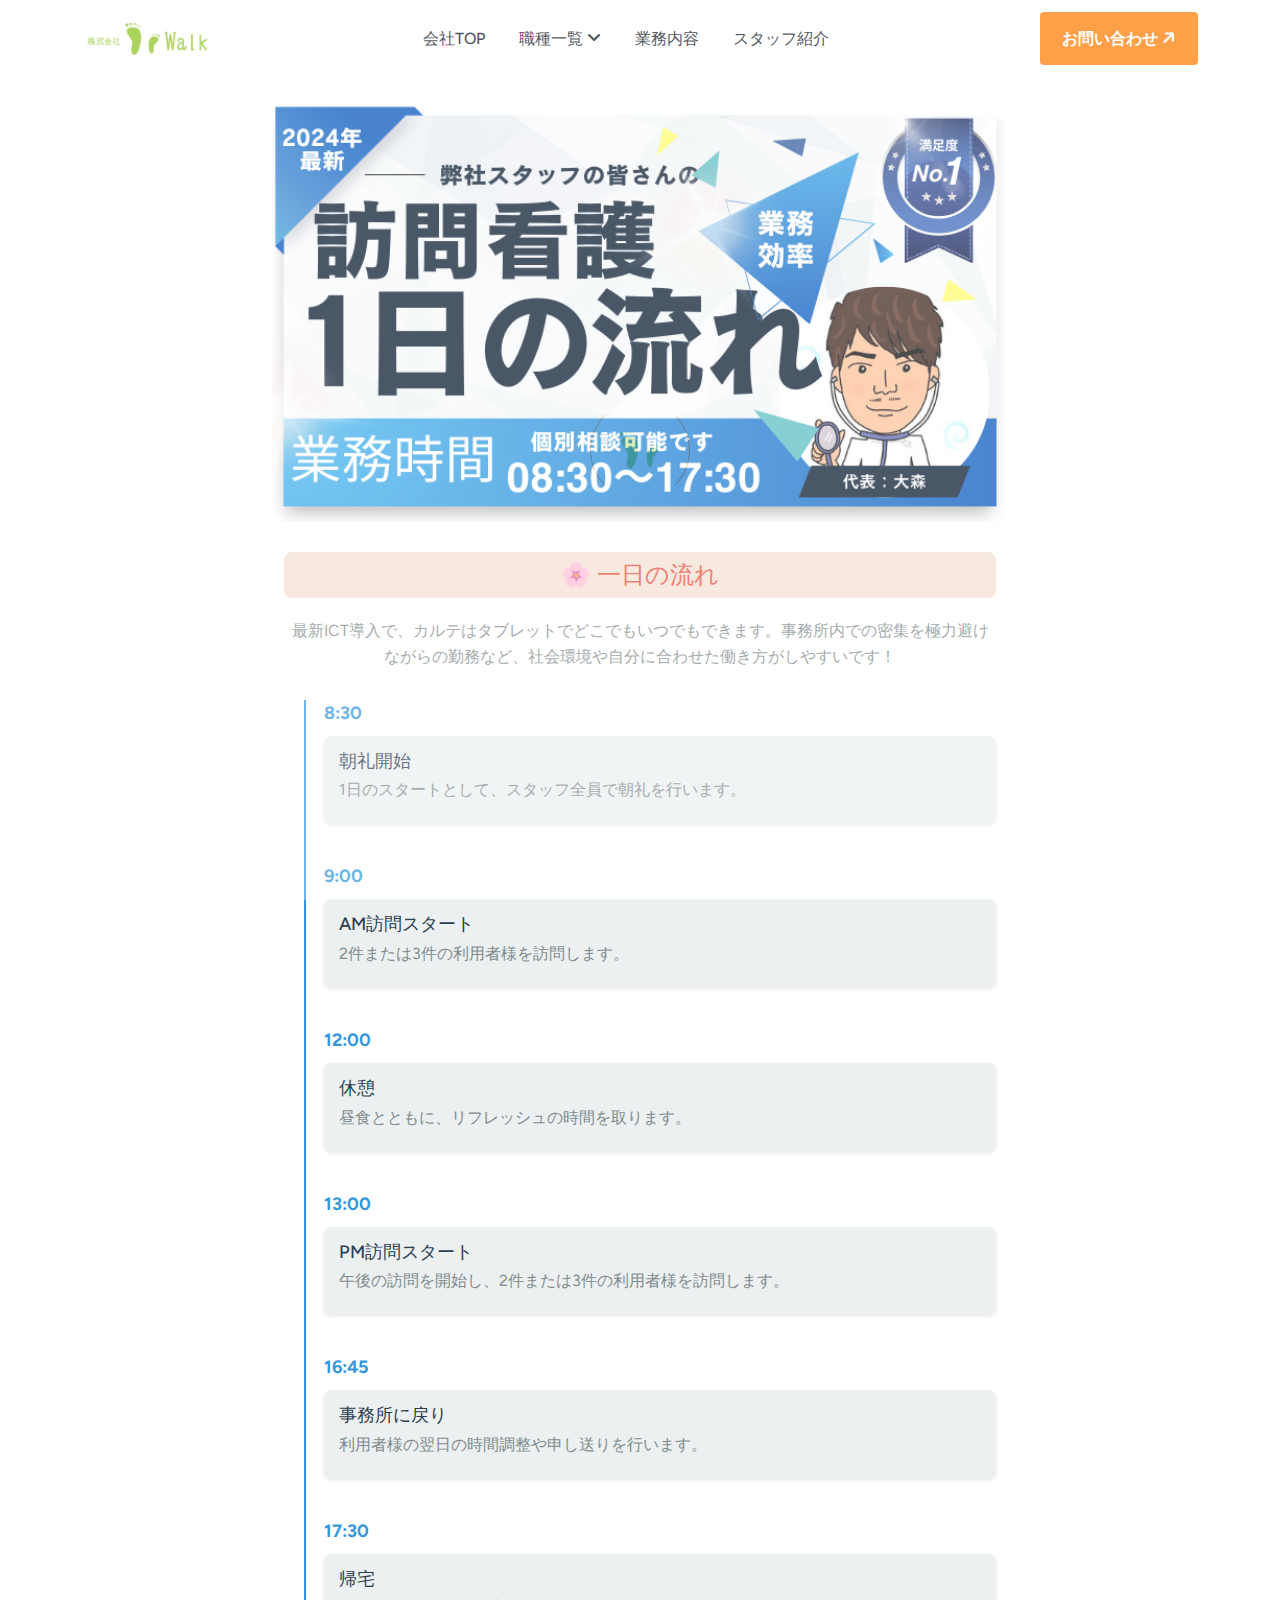
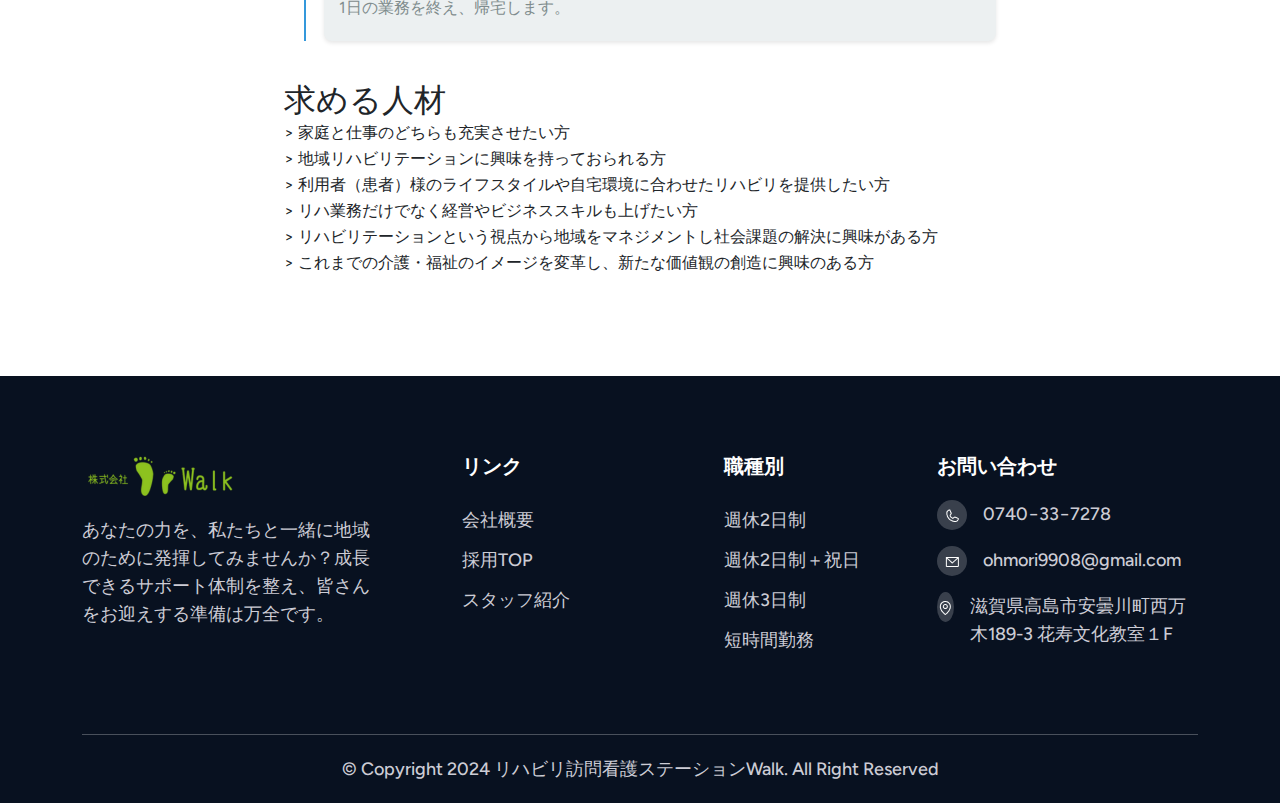
<file: service-details.html>
<!DOCTYPE html>
<html lang="en">
<head>
  <meta charset="UTF-8">
  <meta name="viewport" content="width=device-width, initial-scale=1.0">
  <meta property="og:title" content="リハビリ訪問看護ステーションWalk ウォーク" />
  <meta property="og:type" content="website" />
  <meta property="og:url" content="https://walk-ynwa.com" />
  <meta property="og:site_name" content="リハビリ訪問看護ステーションWalk ウォーク" />
  <meta property="og:locale" content="ja_JP" />
  <meta property="og:image" content="https://walk-ynwa.com/wp-content/themes/walk_tst/ogp-img.jpg" />
  <meta property="og:description" content=""/>
  <meta name="keyword" content="株式会社Walk,滋賀県,高島市,リハビリ訪問看護ステーション,訪問看護" />
  <meta name="description" content="株式会社Walkでは、滋賀県高島市で介護サービスを行っています。提供サービスやアクセスの情報等を公開しています。" />
  <title>採用ページ 株式会社Walk</title>

     <!--=====FAB ICON=======-->
     <link rel="shortcut icon" href="assets/img/logo/titel1.png" type="image/x-icon">


     <!--=====CSS=======-->
     <link rel="stylesheet" href="assets/css/bootstrap.min.css">
     <link rel="stylesheet" href="assets/css/fontawesome.css">
     <link rel="stylesheet" href="assets/css/magnific-popup.css">
     <link rel="stylesheet" href="assets/css/nice-select.css">
     <link rel="stylesheet" href="assets/css/slick-slider.css">
     <link rel="stylesheet" href="assets/css/owl.carousel.min.css">
     <link rel="stylesheet" href="assets/css/aos.css">
     <link rel="stylesheet" href="assets/css/mobile-menu.css">
     <link rel="stylesheet" href="assets/css/main.css">



     <!--=====JQUERY=======-->
     <script src="assets/js/jquery-3-6-0.min.js"></script>
</head>
<body class="body">

  <!-- Preloader Start -->
	<div class="preloader">
		<div class="loading-container">
			<div class="loading"></div>
			<div id="loading-icon"><img src="assets/img/logo/titel1.png" alt=""></div>
		</div>
	</div>
	<!-- Preloader End -->

  <!--=====progress END=======-->

<div class="paginacontainer"> 

  <div class="progress-wrap">
    <svg class="progress-circle svg-content" width="100%" height="100%" viewBox="-1 -1 102 102">
      <path d="M50,1 a49,49 0 0,1 0,98 a49,49 0 0,1 0,-98"/>
    </svg>
  </div>

</div> 

<!--=====progress END=======-->

<!--=====HEADER START=======-->
<header>
  <div class="header-area header-area1 header-area-all d-none d-lg-block" id="header">
    <div class="container">
      <div class="row">
        <div class="col-12">
          <div class="header-elements">
            <div class="site-logo">
              <a href="index.html">
               <img src="assets/img/logo/header-logo1.png" alt="">
              </a>
            </div>


            <div class="main-menu-ex main-menu-ex1">
              <ul>

               <li><a href="https://walk-ynwa.com/">会社TOP</a></li>


                <li class="dropdown-menu-parrent"><a href="#" class="main1" >職種一覧 <i class="fa-solid fa-angle-down"></i></a>
                 <ul>
                     <li><a href="about.html">週休2日制</a></li>
                     <li><a href="about1.html">週休2日制＋祝日</a></li>
                     <li><a href="about2.html">週休3日制</a></li>
                     <li><a href="job-details.html">募集要項</a></li>
                 </ul>
               </li>
               <li><a href="service-details.html">業務内容</a></li>
               <li><a href="team.html">スタッフ紹介</a></li>
                  
              </ul>
            </div>



            <div class="header2-buttons">
                 <div class="button">
                   <a class="theme-btn1" href="https://walk-ynwa.com/contact/">お問い合わせ<span><i class="fa-solid fa-arrow-right"></i></span></a>
                 </div>
            </div>

          </div>
        </div>
      </div>
    </div>
  </div>
</header>
<!--=====HEADER END=======-->

       <!--=====Mobile header start=======-->
       <div class="mobile-header mobile-header-main d-block d-lg-none ">
         <div class="container-fluid">
           <div class="col-12">
             <div class="mobile-header-elements">
               <div class="mobile-logo">
                 <a href="index.html"><img src="assets/img/logo/header-logo1.png" alt=""></a>
               </div>
               <div class="mobile-nav-icon">
                 <i class="fa-duotone fa-bars-staggered"></i>
               </div>
             </div>
           </div>
         </div>
       </div>
       
       <div class="mobile-sidebar d-block d-lg-none">
         <div class="logo-m">
           <a href="index.html"><img src="assets/img/logo/header-logo1.png" alt=""></a>
         </div>
         <div class="menu-close">
           <i class="fa-solid fa-xmark"></i>
         </div>
         <div class="mobile-nav">
     
           <ul>
             <li><a href="about.html">会社TOP</a></li>
             <li  class="has-dropdown has-dropdown1"><a href="" class="main">職種一覧<span><i class="fa-solid fa-angle-right"></i></span></a>
              <ul class="sub-menu">
                <li><a href="about.html">週休2日制（年間休日115日）</a></li>
                <li><a href="about1.html">週休2日制＋祝日（年間休日131日）</a></li>
                <li><a href="about2.html">週休3日制（年間休日167日）</a></li>
                <li><a href="about3.html">短時間勤務</a></li>     
                <li><a href="job-details.html">募集要項</a></li>                   
              </ul>
            </li>
            <li><a href="service-details.html">業務内容</a></li>
             <li><a href="team.html">スタッフ紹介</a></li>
   

     

   
           </ul>
           
 
           <div class="single-footer-items">
             <h3>お問い合わせ</h3>

             <div class="contact-box">
               <div class="icon">
                 <img src="assets/img/icons/footer-icon1.png" alt="">
               </div>
               <div class="pera">
                 <a href="tel:0740337278">0740−33−7278</a>
               </div>
             </div>

             <div class="contact-box">
               <div class="icon">
                 <img src="assets/img/icons/footer-icon2.png" alt="">
               </div>
               <div class="pera">
                <a href="mailto:ohmori9908@gmail.com">ohmori9908@gmail.com</a>
              </div>
             </div>


        </div>
 
 
         </div>
       </div>
            <!--=====Mobile header end=======-->
    
          <!--=====Mobile header end=======-->
          

        <!--=====SERVICE DETAILS START=======-->

        <div class="service-details-all sp">
            <div class="container">
                <div class="row">
                    <div class="col-lg-8 m-auto">
                        <div class="service-details-area">
                            <article>
                                <div class="heading1">
                                    <div class="image">
                                        <img src="assets/img/service/service-details-img1.png" alt="">
                                    </div>
                                    <div class="space30"></div>
                                </div>
                            </article>

                            <style>
                              .header {
                                  background-color: #f5e1d4;
                                  padding: 10px;
                                  border-radius: 8px;
                                  margin-bottom: 20px;
                                  text-align: center;
                                  font-size: 24px;
                                  color: #e74c3c;
                              }
                              .description {
                                  font-size: 16px;
                                  color: #7f8c8d;
                                  text-align: center;
                                  margin-bottom: 30px;
                              }
                              .timeline {
                                  position: relative;
                                  padding-left: 40px;
                              }
                              .timeline::before {
                                  content: '';
                                  position: absolute;
                                  top: 0;
                                  left: 20px;
                                  height: 100%;
                                  width: 2px;
                                  background-color: #3498db;
                              }
                              .event {
                                  margin-bottom: 40px;
                                  position: relative;
                              }
                              .event::before {
                                  content: '';
                                  position: absolute;
                                  left: 10px;
                                  top: 0;
                                  height: 20px;
                                  width: 20px;
                                  border-radius: 50%;
                              }
                              .event-time {
                                  font-size: 18px;
                                  color: #3498db;
                                  margin-bottom: 10px;
                                  font-weight: bold;
                              }
                              .event-content {
                                  background-color: #ecf0f1;
                                  padding: 15px;
                                  border-radius: 8px;
                                  box-shadow: 0 2px 4px rgba(0, 0, 0, 0.1);
                              }
                              .event-content img {
                                  max-width: 100%;
                                  border-radius: 8px;
                              }
                              .event-content h4 {
                                  margin: 0;
                                  font-size: 18px;
                                  color: #2c3e50;
                              }
                              .event-content p {
                                  margin: 5px 0;
                                  color: #7f8c8d;
                              }
                              .highlight {
                                  color: #2980b9;
                                  font-weight: bold;
                              }
                          </style>
         

                            <div class="container">
                              <div class="header">🌸 一日の流れ</div>
                              <div class="description">
                                最新ICT導入で、カルテはタブレットでどこでもいつでもできます。事務所内での密集を極力避けながらの勤務など、社会環境や自分に合わせた働き方がしやすいです！
                              </div>
                              <div class="timeline">
                                <div class="event">
                                  <div class="event-time">8:30</div>
                                  <div class="event-content">
                                      <h4>朝礼開始</h4>
                                      <p>1日のスタートとして、スタッフ全員で朝礼を行います。</p>
                                  </div>
                              </div>
                      
                              <div class="event">
                                  <div class="event-time">9:00</div>
                                  <div class="event-content">
                                      <h4>AM訪問スタート</h4>
                                      <p>2件または3件の利用者様を訪問します。</p>
                                  </div>
                              </div>
                      
                              <div class="event">
                                  <div class="event-time">12:00</div>
                                  <div class="event-content">
                                      <h4>休憩</h4>
                                      <p>昼食とともに、リフレッシュの時間を取ります。</p>
                                  </div>
                              </div>
                      
                              <div class="event">
                                  <div class="event-time">13:00</div>
                                  <div class="event-content">
                                      <h4>PM訪問スタート</h4>
                                      <p>午後の訪問を開始し、2件または3件の利用者様を訪問します。</p>
                                  </div>
                              </div>
                      
                              <div class="event">
                                  <div class="event-time">16:45</div>
                                  <div class="event-content">
                                      <h4>事務所に戻り</h4>
                                      <p>利用者様の翌日の時間調整や申し送りを行います。</p>
                                  </div>
                              </div>
                      
                              <div class="event">
                                  <div class="event-time">17:30</div>
                                  <div class="event-content">
                                      <h4>帰宅</h4>
                                      <p>1日の業務を終え、帰宅します。</p>
                                  </div>
                              </div>
                              </div>
                          </div>



                          <div class="container">
                            <h2>求める人材</h2>
                            <ul>
                                <li> > 家庭と仕事のどちらも充実させたい方</li>
                                <li> > 地域リハビリテーションに興味を持っておられる方</li>
                                <li> > 利用者（患者）様のライフスタイルや自宅環境に合わせたリハビリを提供したい方</li>
                                <li> > リハ業務だけでなく経営やビジネススキルも上げたい方</li>
                                <li> > リハビリテーションという視点から地域をマネジメントし社会課題の解決に興味がある方</li>
                                <li> > これまでの介護・福祉のイメージを変革し、新たな価値観の創造に興味のある方</li>
                            </ul>
                        </div>


                          
                        </div>
                    </div>
                </div>
            </div>
        </div>


            <!--===== FOOTER AREA START =======-->

            <div class="footer1 _relative">
              <div class="container">
                   <div class="row">
                        <div class="col-lg-4 col-md-6 col-12">
                             <div class="single-footer-items footer-logo-area">
                                  <div class="footer-logo">
                                    <a href=""><img src="assets/img/logo/footer-logo1.png" alt=""></a>
                                  </div>
                                  <div class="space20"></div>
                                  <div class="heading1-w">
                                    <p>あなたの力を、私たちと一緒に地域のために発揮してみませんか？成長できるサポート体制を整え、皆さんをお迎えする準備は万全です。</p>
                                  </div>
                             </div>
                        </div>
    
                        <div class="col-lg col-md-6 col-12">
                             <div class="single-footer-items">
                                  <h3>リンク</h3>
    
                                  <ul class="menu-list">
                                    <li><a href="https://walk-ynwa.com/">会社概要</a></li>
                                    <li><a href="index.html">採用TOP</a></li>
                                    <li><a href="team.html">スタッフ紹介 </a></li>
                                  </ul>
                             </div>
                        </div>
    
                        <div class="col-lg col-md-6 col-12">
                             <div class="single-footer-items pl-5">
                                  <h3>職種別</h3>
    
                                  <ul class="menu-list">
                                       <li><a href="about.html">週休2日制 </a></li>
                                       <li><a href="about1.html">週休2日制＋祝日</a></li>
                                       <li><a href="about2.html">週休3日制</a></li>
                                       <li><a href="about3.html">短時間勤務</a></li>
                                  </ul>
                             </div>
                        </div>
    
    
                        <div class="col-lg-3 col-md-6 col-12">
                             <div class="single-footer-items">
                                  <h3>お問い合わせ</h3>
    
                                  <div class="contact-box">
                                    <div class="icon">
                                      <img src="assets/img/icons/footer-icon1.png" alt="">
                                    </div>
                                    <div class="pera">
                                      <a href="tel:0740337278">0740−33−7278</a>
                                    </div>
                                  </div>

                                  <div class="contact-box">
                                    <div class="icon">
                                      <img src="assets/img/icons/footer-icon2.png" alt="">
                                    </div>
                                    <div class="pera">
                                      <a href="mailto:ohmori9908@gmail.com">ohmori9908@gmail.com</a>
                                    </div>
                                  </div>

                                  <div class="contact-box">
                                    <div class="icon">
                                      <img src="assets/img/icons/footer-icon3.png" alt="">
                                    </div>
                                    <div class="pera">
                                      <a href="https://www.google.com/maps?ll=35.327271,136.02515&z=17&t=m&hl=ja&gl=JP&mapclient=embed&q=〒520-1212+滋賀県高島市安曇川町西万木１８９%E2%88%92３">
                                        滋賀県高島市安曇川町西万木189-3 花寿文化教室１F
                                      </a>
                                    </div>
                                  </div>
    
                             </div>
                        </div>
    
                   </div>
    
                   <div class="space70"></div>
              </div>

              <div class="copyright-area _relative">
                <div class="container">
                  <div class="row align-items-center">
                    <div class="col-md-12">
                         <div class="coppyright">
                           <p>© Copyright 2024 リハビリ訪問看護ステーションWalk. All Right Reserved</p>
                         </div>
                    </div>
               </div>
              </div>
                
           </div>
  
            </div>
        
                <!--===== FOOTER AREA END =======-->


                <script src="assets/js/bootstrap.min.js"></script>
                <script src="assets/js/aos.js"></script>
                <script src="assets/js/fontawesome.js"></script>
                <script src="assets/js/jquery.countup.js"></script>
                <script src="assets/js/mobile-menu.js"></script>
                <script src="assets/js/jquery.magnific-popup.js"></script>
                <script src="assets/js/owl.carousel.min.js"></script>
                <script src="assets/js/slick-slider.js"></script>
                <script src="assets/js/gsap.min.js"></script>
                <script src="assets/js/ScrollTrigger.min.js"></script>
                <script src="assets/js/Splitetext.js"></script>
                <script src="assets/js/SmoothScroll.js"></script>
                <script src="assets/js/text-animation.js"></script>
                <script src="assets/js/jquery.lineProgressbar.js"></script>
                <script src="assets/js/tilt.jquery.js"></script>
                <script src="assets/js/main.js"></script>
          
</body>
</html>
</file>
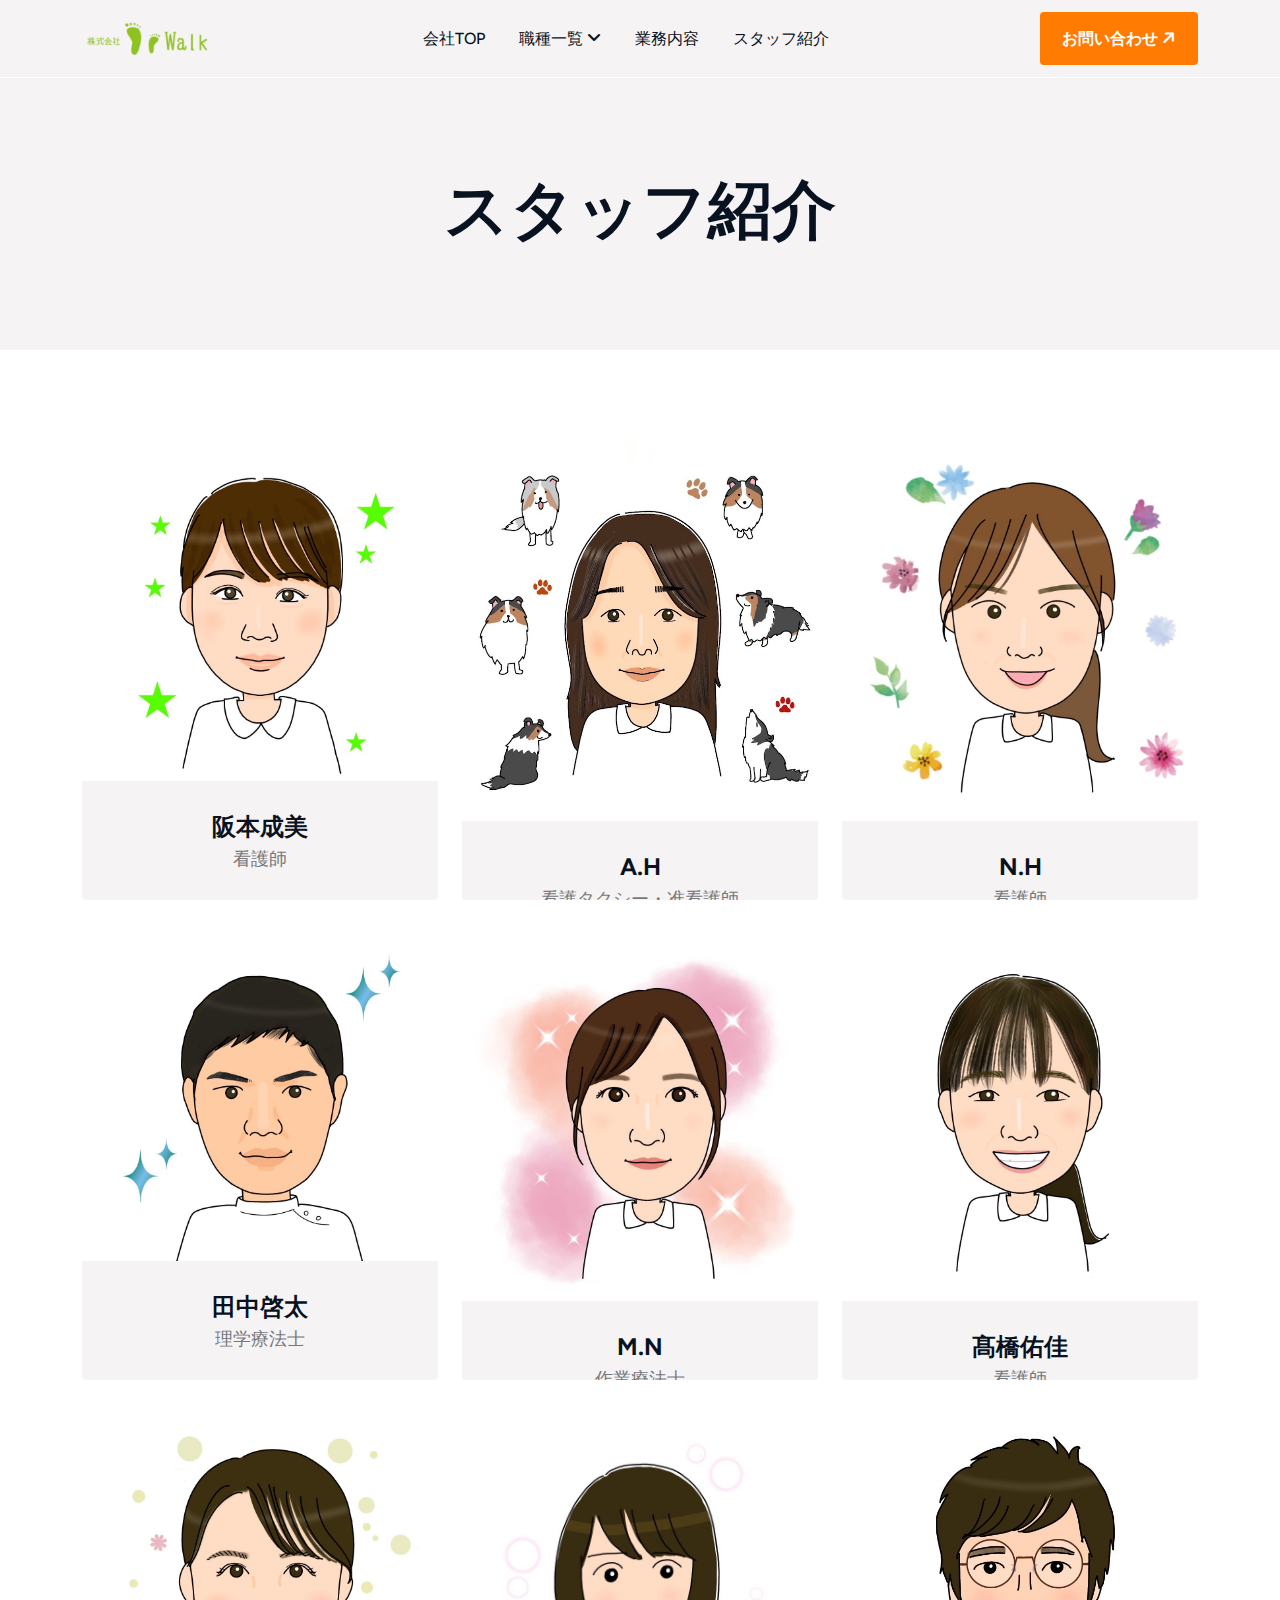
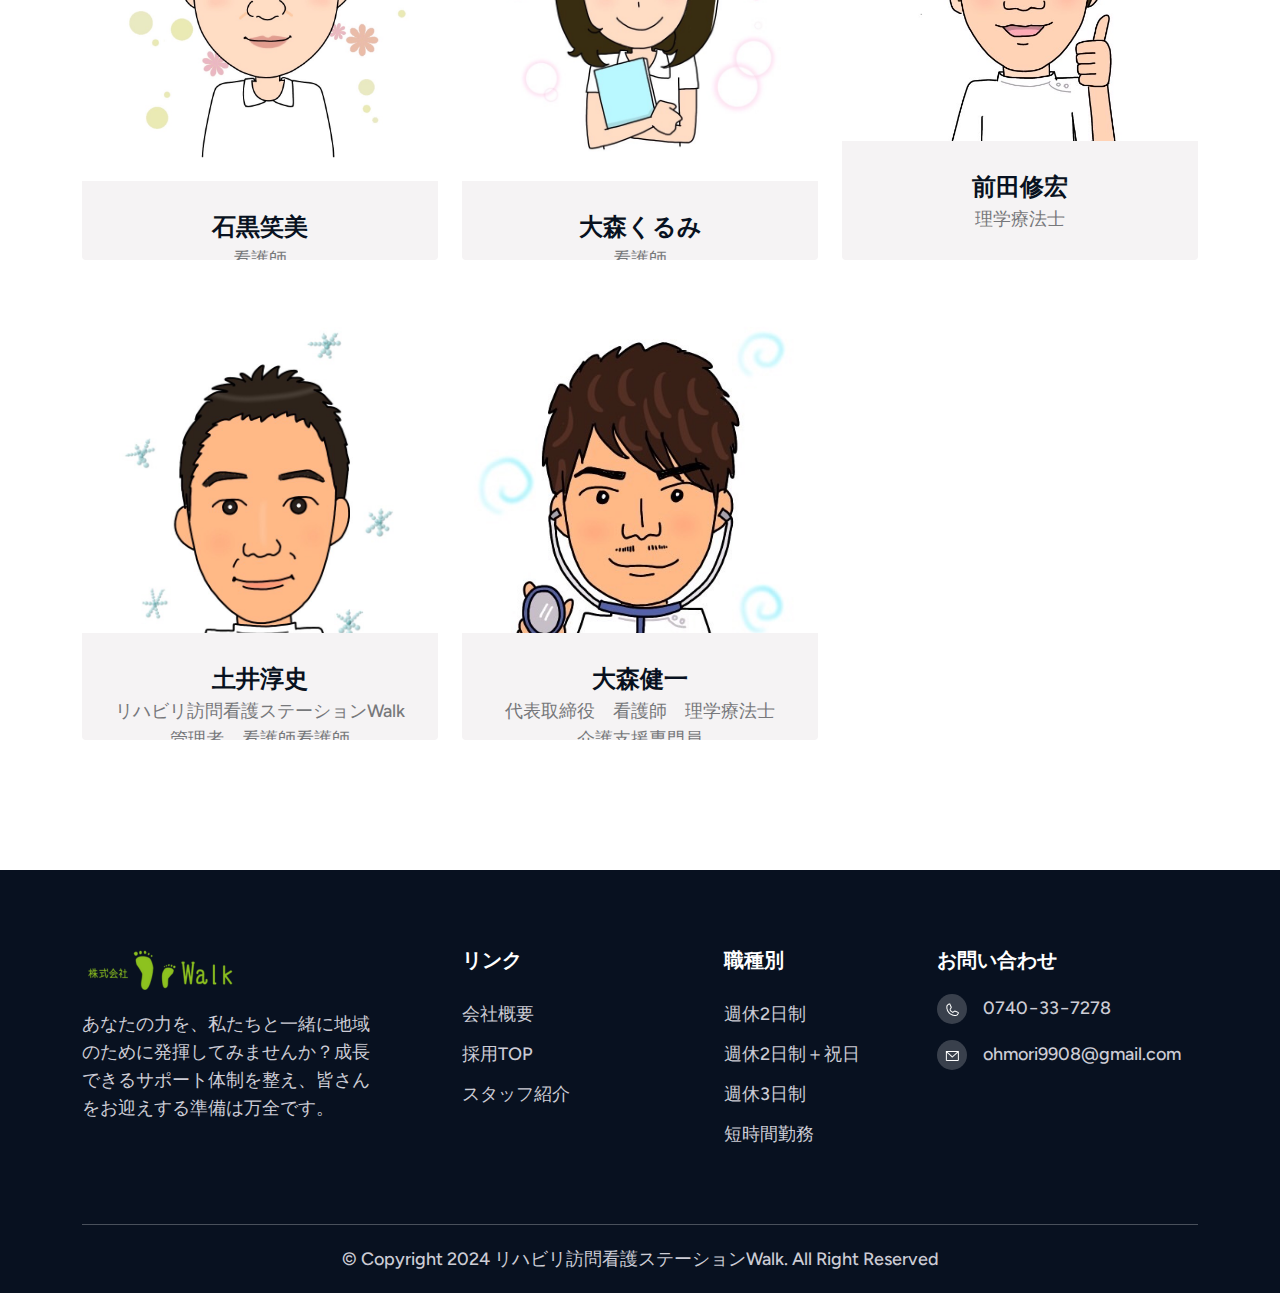
<file: team.html>
<!DOCTYPE html>
<html lang="en">
<head>
  <meta charset="UTF-8">
  <meta name="viewport" content="width=device-width, initial-scale=1.0">
  <meta property="og:title" content="リハビリ訪問看護ステーションWalk ウォーク" />
  <meta property="og:type" content="website" />
  <meta property="og:url" content="https://walk-ynwa.com" />
  <meta property="og:site_name" content="リハビリ訪問看護ステーションWalk ウォーク" />
  <meta property="og:locale" content="ja_JP" />
  <meta property="og:image" content="https://walk-ynwa.com/wp-content/themes/walk_tst/ogp-img.jpg" />
  <meta property="og:description" content=""/>
  <meta name="keyword" content="株式会社Walk,滋賀県,高島市,リハビリ訪問看護ステーション,訪問看護" />
  <meta name="description" content="株式会社Walkでは、滋賀県高島市で介護サービスを行っています。提供サービスやアクセスの情報等を公開しています。" />
  <title>採用ページ 株式会社Walk</title>

     <!--=====FAB ICON=======-->
     <link rel="shortcut icon" href="assets/img/logo/titel1.png" type="image/x-icon">


     <!--=====CSS=======-->
     <link rel="stylesheet" href="assets/css/bootstrap.min.css">
     <link rel="stylesheet" href="assets/css/fontawesome.css">
     <link rel="stylesheet" href="assets/css/magnific-popup.css">
     <link rel="stylesheet" href="assets/css/nice-select.css">
     <link rel="stylesheet" href="assets/css/slick-slider.css">
     <link rel="stylesheet" href="assets/css/owl.carousel.min.css">
     <link rel="stylesheet" href="assets/css/aos.css">
     <link rel="stylesheet" href="assets/css/mobile-menu.css">
     <link rel="stylesheet" href="assets/css/main.css">



     <!--=====JQUERY=======-->
     <script src="assets/js/jquery-3-6-0.min.js"></script>
</head>
<body class="body">

    <!-- Preloader Start -->
	<div class="preloader">
		<div class="loading-container">
			<div class="loading"></div>
			<div id="loading-icon"><img src="assets/img/logo/titel1.png" alt=""></div>
		</div>
	</div>
	<!-- Preloader End -->

  <!--=====progress END=======-->

<div class="paginacontainer"> 

  <div class="progress-wrap">
    <svg class="progress-circle svg-content" width="100%" height="100%" viewBox="-1 -1 102 102">
      <path d="M50,1 a49,49 0 0,1 0,98 a49,49 0 0,1 0,-98"/>
    </svg>
  </div>

</div> 

<!--=====progress END=======-->

<!--=====HEADER START=======-->
<header>
  <div class="header-area header-area1 header-area-all d-none d-lg-block" id="header">
    <div class="container">
      <div class="row">
        <div class="col-12">
          <div class="header-elements">
            <div class="site-logo">
              <a href="index.html">
               <img src="assets/img/logo/header-logo1.png" alt="">
              </a>
            </div>


            <div class="main-menu-ex main-menu-ex1">
              <ul>

               <li><a href="about.html">会社TOP</a></li>


                <li class="dropdown-menu-parrent"><a href="#" class="main1" >職種一覧 <i class="fa-solid fa-angle-down"></i></a>
                 <ul>
                     <li><a href="about.html">週休2日制</a></li>
                     <li><a href="about1.html">週休2日制＋祝日</a></li>
                     <li><a href="about2.html">週休3日制</a></li>
                     <li><a href="about3.html">短時間勤務</a></li>                        
                     <li><a href="job-details.html">募集要項</a></li>
                 </ul>
               </li>
               <li><a href="service-details.html">業務内容</a></li>
               <li><a href="team.html">スタッフ紹介</a></li>
                  
              </ul>
            </div>



            <div class="header2-buttons">
                 <div class="button">
                   <a class="theme-btn1" href="https://walk-ynwa.com/contact/">お問い合わせ<span><i class="fa-solid fa-arrow-right"></i></span></a>
                 </div>
            </div>

          </div>
        </div>
      </div>
    </div>
  </div>
</header>
<!--=====HEADER END=======-->

       <!--=====Mobile header start=======-->
       <div class="mobile-header mobile-header-main d-block d-lg-none ">
         <div class="container-fluid">
           <div class="col-12">
             <div class="mobile-header-elements">
               <div class="mobile-logo">
                 <a href="index.html"><img src="assets/img/logo/header-logo1.png" alt=""></a>
               </div>
               <div class="mobile-nav-icon">
                 <i class="fa-duotone fa-bars-staggered"></i>
               </div>
             </div>
           </div>
         </div>
       </div>
       
       <div class="mobile-sidebar d-block d-lg-none">
         <div class="logo-m">
           <a href="index.html"><img src="assets/img/logo/header-logo1.png" alt=""></a>
         </div>
         <div class="menu-close">
           <i class="fa-solid fa-xmark"></i>
         </div>
         <div class="mobile-nav">
     
           <ul>
             <li><a href="https://walk-ynwa.com/">会社TOP</a></li>
             <li  class="has-dropdown has-dropdown1"><a href="" class="main">職種一覧<span><i class="fa-solid fa-angle-right"></i></span></a>
              <ul class="sub-menu">
                <li><a href="about.html">週休2日制（年間休日115日）</a></li>
                <li><a href="about1.html">週休2日制＋祝日（年間休日131日）</a></li>
                <li><a href="about2.html">週休3日制（年間休日167日）</a></li>
                <li><a href="about3.html">短時間勤務</a></li>                        
                <li><a href="job-details.html">募集要項</a></li>
              </ul>
            </li>
            <li><a href="service-details.html">業務内容</a></li>
             <li><a href="team.html">スタッフ紹介</a></li>
   

     

   
           </ul>
           
 
           <div class="single-footer-items">
             <h3>お問い合わせ</h3>

             <div class="contact-box">
               <div class="icon">
                 <img src="assets/img/icons/footer-icon1.png" alt="">
               </div>
               <div class="pera">
                 <a href="tel:0740337278">0740−33−7278</a>
               </div>
             </div>

             <div class="contact-box">
               <div class="icon">
                 <img src="assets/img/icons/footer-icon2.png" alt="">
               </div>
               <div class="pera">
                <a href="mailto:ohmori9908@gmail.com">ohmori9908@gmail.com</a>
              </div>
             </div>

             <div class="contact-box">
               <div class="icon">
                 <img src="assets/img/icons/footer-icon3.png" alt="">
               </div>
               <div class="pera">
                 <a href="https://www.google.com/maps?ll=35.327271,136.02515&z=17&t=m&hl=ja&gl=JP&mapclient=embed&q=〒520-1212+滋賀県高島市安曇川町西万木１８９%E2%88%92３">
                   滋賀県高島市安曇川町西万木189-3 花寿文化教室１F
                 </a>                  
               </div>
             </div>

        </div>
 
 
         </div>
       </div>
 
       <!--=====Mobile header end=======-->

        <!--=====HERO AREA START =======-->

        <div class="common-hero">
            <div class="container">
                <div class="row">
                    <div class="col-lg-6 m-auto text-center">
                        <div class="main-heading">
                            <h1>スタッフ紹介</h1>
                        </div>
                    </div>
                </div>
            </div>
        </div>
        <!--=====HERO AREA END=======-->

      <!--=====TEAM AREA START=======-->

      <div class="team-page sp">
        <div class="container">
          <div class="row">
            <div class="col-lg-4 col-md-6">
              <div class="team1-box overlay-anim">
                <div class="image">
                  <img src="assets/img/team/sakamoto.jpg" alt="">
                </div>
                <div class="heading-area">
                  <div class="heading1">
                    <h4><a href="#">阪本成美</a></h4>
                    <p>看護師</p>
                  </div>

                  <div class="icons">
                    <ul>
                      <li><a href="https://youtu.be/OSMVPO0e2Vo"><i class="fa-brands fa-youtube"></i></a></li>
                    </ul>
                  </div>
                </div>
              </div>
            </div>

            <div class="col-lg-4 col-md-6">
              <div class="team1-box overlay-anim">
                <div class="image">
                  <img src="assets/img/team/ah.jpg" alt="">
                </div>
                <div class="heading-area">
                  <div class="heading1">
                    <h4><a href="#">A.H</a></h4>
                    <p>看護タクシー・准看護師</p>
                  </div>

                  <div class="icons">
                    <ul>
                    </ul>
                  </div>
                </div>
              </div>
            </div>


            <div class="col-lg-4 col-md-6">
              <div class="team1-box overlay-anim">
                <div class="image">
                  <img src="assets/img/team/nm.jpg" alt="">
                </div>
                <div class="heading-area">
                  <div class="heading1">
                    <h4><a href="#">N.H</a></h4>
                    <p>看護師</p>
                  </div>

                  <div class="icons">
                    <ul>
                    </ul>
                  </div>
                </div>
              </div>
            </div>

            <div class="col-lg-4 col-md-6">
                <div class="team1-box overlay-anim">
                  <div class="image">
                    <img src="assets/img/team/tanaka.jpg" alt="">
                  </div>
                  <div class="heading-area">
                    <div class="heading1">
                      <h4><a href="#">田中啓太</a></h4>
                      <p>理学療法士</p>
                    </div>
  
                    <div class="icons">
                      <ul>
                        <li><a href="https://youtu.be/OoXst77YaJA"><i class="fa-brands fa-youtube"></i></a></li>
                      </ul>
                    </div>
                  </div>
                </div>
              </div>  

              <div class="col-lg-4 col-md-6">
                <div class="team1-box overlay-anim">
                  <div class="image">
                    <img src="assets/img/team/mm.jpg" alt="">
                  </div>
                  <div class="heading-area">
                    <div class="heading1">
                      <h4><a href="#">M.N</a></h4>
                      <p>作業療法士</p>
                    </div>
  
                    <div class="icons">
                      <ul>
                      </ul>
                    </div>
                  </div>
                </div>
              </div> 

              <div class="col-lg-4 col-md-6">
                <div class="team1-box overlay-anim">
                  <div class="image">
                    <img src="assets/img/team/nakamura.jpg" alt="">
                  </div>
                  <div class="heading-area">
                    <div class="heading1">
                      <h4><a href="#">髙橋佑佳</a></h4>
                      <p>看護師</p>
                    </div>
  
                    <div class="icons">
                      <ul>
                      </ul>
                    </div>
                  </div>
                </div>
              </div> 

              <div class="col-lg-4 col-md-6">
                <div class="team1-box overlay-anim">
                  <div class="image">
                    <img src="assets/img/team/ishiguro.jpg" alt="">
                  </div>
                  <div class="heading-area">
                    <div class="heading1">
                      <h4><a href="#">石黒笑美</a></h4>
                      <p>看護師</p>
                    </div>
  
                    <div class="icons">
                      <ul>
                      </ul>
                    </div>
                  </div>
                </div>
              </div> 

              <div class="col-lg-4 col-md-6">
                <div class="team1-box overlay-anim">
                  <div class="image">
                    <img src="assets/img/team/omori.jpg" alt="">
                  </div>
                  <div class="heading-area">
                    <div class="heading1">
                      <h4><a href="#">大森くるみ </a></h4>
                      <p>看護師</p>
                    </div>
  
                    <div class="icons">
                      <ul>
                      </ul>
                    </div>
                  </div>
                </div>
              </div> 

              <div class="col-lg-4 col-md-6">
                <div class="team1-box overlay-anim">
                  <div class="image">
                    <img src="assets/img/team/maeda.jpg" alt="">
                  </div>
                  <div class="heading-area">
                    <div class="heading1">
                      <h4><a href="#">前田修宏 </a></h4>
                      <p>理学療法士</p>
                    </div>
  
                    <div class="icons">
                      <ul>
                        <li><a href="https://youtu.be/Lf-oqC-UJrw"><i class="fa-brands fa-youtube"></i></a></li>
                      </ul>
                    </div>
                  </div>
                </div>
              </div> 

              <div class="col-lg-4 col-md-6">
                <div class="team1-box overlay-anim">
                  <div class="image">
                    <img src="assets/img/team/doi.jpg" alt="">
                  </div>
                  <div class="heading-area">
                    <div class="heading1">
                      <h4><a href="#">土井淳史 </a></h4>
                      <p>リハビリ訪問看護ステーションWalk 管理者　看護師看護師</p>
                    </div>
  
                    <div class="icons">
                      <ul>
                      </ul>
                    </div>
                  </div>
                </div>
              </div> 

              <div class="col-lg-4 col-md-6">
                <div class="team1-box overlay-anim">
                  <div class="image">
                    <img src="assets/img/team/omorim.jpg" alt="">
                  </div>
                  <div class="heading-area">
                    <div class="heading1">
                      <h4><a href="#">大森健一 </a></h4>
                      <p>代表取締役　看護師　理学療法士　介護支援専門員</p>
                    </div>
  
                    <div class="icons">
                      <ul>
                      </ul>
                    </div>
                  </div>
                </div>
              </div> 

          </div>

        </div>
      </div>

      <!--=====TEAM AREA END=======-->
        
            <!--===== CTA AREA START =======-->

            <!--===== CTA AREA START =======-->

            <!--===== FOOTER AREA START =======-->

            <div class="footer1 _relative">
              <div class="container">
                   <div class="row">
                        <div class="col-lg-4 col-md-6 col-12">
                             <div class="single-footer-items footer-logo-area">
                                  <div class="footer-logo">
                                    <a href=""><img src="assets/img/logo/footer-logo1.png" alt=""></a>
                                  </div>
                                  <div class="space20"></div>
                                  <div class="heading1-w">
                                    <p>あなたの力を、私たちと一緒に地域のために発揮してみませんか？成長できるサポート体制を整え、皆さんをお迎えする準備は万全です。</p>
                                  </div>
                             </div>
                        </div>
    
                        <div class="col-lg col-md-6 col-12">
                             <div class="single-footer-items">
                                  <h3>リンク</h3>
    
                                  <ul class="menu-list">
                                    <li><a href="https://walk-ynwa.com/">会社概要</a></li>
                                    <li><a href="index.html">採用TOP</a></li>
                                    <li><a href="team.html">スタッフ紹介 </a></li>
                                  </ul>
                             </div>
                        </div>
    
                        <div class="col-lg col-md-6 col-12">
                             <div class="single-footer-items pl-5">
                                  <h3>職種別</h3>
    
                                  <ul class="menu-list">
                                       <li><a href="about.html">週休2日制 </a></li>
                                       <li><a href="about1.html">週休2日制＋祝日</a></li>
                                       <li><a href="about2.html">週休3日制</a></li>
                                       <li><a href="about3.html">短時間勤務</a></li>
                                  </ul>
                             </div>
                        </div>
    
    
                        <div class="col-lg-3 col-md-6 col-12">
                             <div class="single-footer-items">
                                  <h3>お問い合わせ</h3>
    
                                  <div class="contact-box">
                                    <div class="icon">
                                      <img src="assets/img/icons/footer-icon1.png" alt="">
                                    </div>
                                    <div class="pera">
                                      <a href="tel:0740337278">0740−33−7278</a>
                                    </div>
                                  </div>

                                  <div class="contact-box">
                                    <div class="icon">
                                      <img src="assets/img/icons/footer-icon2.png" alt="">
                                    </div>
                                    <div class="pera">
                                      <a href="mailto:ohmori9908@gmail.com">ohmori9908@gmail.com</a>
                                    </div>
                                  </div>

    
                             </div>
                        </div>
    
                   </div>
    
                   <div class="space70"></div>
              </div>

              <div class="copyright-area _relative">
                <div class="container">
                  <div class="row align-items-center">
                    <div class="col-md-12">
                         <div class="coppyright">
                           <p>© Copyright 2024 リハビリ訪問看護ステーションWalk. All Right Reserved</p>
                         </div>
                    </div>
               </div>
              </div>
                
           </div>
  
            </div>
        
                <!--===== FOOTER AREA END =======-->

      <script src="assets/js/bootstrap.min.js"></script>
      <script src="assets/js/aos.js"></script>
      <script src="assets/js/fontawesome.js"></script>
      <script src="assets/js/jquery.countup.js"></script>
      <script src="assets/js/mobile-menu.js"></script>
      <script src="assets/js/jquery.magnific-popup.js"></script>
      <script src="assets/js/owl.carousel.min.js"></script>
      <script src="assets/js/slick-slider.js"></script>
      <script src="assets/js/gsap.min.js"></script>
      <script src="assets/js/ScrollTrigger.min.js"></script>
      <script src="assets/js/Splitetext.js"></script>
      <script src="assets/js/SmoothScroll.js"></script>
      <script src="assets/js/text-animation.js"></script>
      <script src="assets/js/jquery.lineProgressbar.js"></script>
      <script src="assets/js/tilt.jquery.js"></script>
      <script src="assets/js/main.js"></script>

</body>
</html>
</file>
<file: assets/css/nice-select.css>
.nice-select {
  -webkit-tap-highlight-color: transparent;
  background-color: #fff;
  border-radius: 5px;
  border: solid 1px #e8e8e8;
  box-sizing: border-box;
  clear: both;
  cursor: pointer;
  display: block;
  float: left;
  font-family: inherit;
  font-size: 14px;
  font-weight: normal;
  height: 42px;
  line-height: 40px;
  outline: none;
  padding-left: 18px;
  padding-right: 30px;
  position: relative;
  text-align: left !important;
  -webkit-transition: all 0.2s ease-in-out;
  transition: all 0.2s ease-in-out;
  -webkit-user-select: none;
     -moz-user-select: none;
      -ms-user-select: none;
          user-select: none;
  white-space: nowrap;
  width: auto; }
  .nice-select:hover {
    border-color: #dbdbdb; }
  .nice-select:active, .nice-select.open, .nice-select:focus {
    border-color: #999; }
  .nice-select:after {
    border-bottom: 2px solid #999;
    border-right: 2px solid #999;
    content: '';
    display: block;
    height: 5px;
    margin-top: -4px;
    pointer-events: none;
    position: absolute;
    right: 12px;
    top: 50%;
    -webkit-transform-origin: 66% 66%;
        -ms-transform-origin: 66% 66%;
            transform-origin: 66% 66%;
    -webkit-transform: rotate(45deg);
        -ms-transform: rotate(45deg);
            transform: rotate(45deg);
    -webkit-transition: all 0.15s ease-in-out;
    transition: all 0.15s ease-in-out;
    width: 5px; }
  .nice-select.open:after {
    -webkit-transform: rotate(-135deg);
        -ms-transform: rotate(-135deg);
            transform: rotate(-135deg); }
  .nice-select.open .list {
    opacity: 1;
    pointer-events: auto;
    -webkit-transform: scale(1) translateY(0);
        -ms-transform: scale(1) translateY(0);
            transform: scale(1) translateY(0); }
  .nice-select.disabled {
    border-color: #ededed;
    color: #999;
    pointer-events: none; }
    .nice-select.disabled:after {
      border-color: #cccccc; }
  .nice-select.wide {
    width: 100%; }
    .nice-select.wide .list {
      left: 0 !important;
      right: 0 !important; }
  .nice-select.right {
    float: right; }
    .nice-select.right .list {
      left: auto;
      right: 0; }
  .nice-select.small {
    font-size: 12px;
    height: 36px;
    line-height: 34px; }
    .nice-select.small:after {
      height: 4px;
      width: 4px; }
    .nice-select.small .option {
      line-height: 34px;
      min-height: 34px; }
  .nice-select .list {
    background-color: #fff;
    border-radius: 5px;
    box-shadow: 0 0 0 1px rgba(68, 68, 68, 0.11);
    box-sizing: border-box;
    margin-top: 4px;
    opacity: 0;
    overflow: hidden;
    padding: 0;
    pointer-events: none;
    position: absolute;
    top: 100%;
    left: 0;
    -webkit-transform-origin: 50% 0;
        -ms-transform-origin: 50% 0;
            transform-origin: 50% 0;
    -webkit-transform: scale(0.75) translateY(-21px);
        -ms-transform: scale(0.75) translateY(-21px);
            transform: scale(0.75) translateY(-21px);
    -webkit-transition: all 0.2s cubic-bezier(0.5, 0, 0, 1.25), opacity 0.15s ease-out;
    transition: all 0.2s cubic-bezier(0.5, 0, 0, 1.25), opacity 0.15s ease-out;
    z-index: 9; }
    .nice-select .list:hover .option:not(:hover) {
      background-color: transparent !important; }
  .nice-select .option {
    cursor: pointer;
    font-weight: 400;
    line-height: 40px;
    list-style: none;
    min-height: 40px;
    outline: none;
    padding-left: 18px;
    padding-right: 29px;
    text-align: left;
    -webkit-transition: all 0.2s;
    transition: all 0.2s; }
    .nice-select .option.selected {
      font-weight: bold; }
    .nice-select .option.disabled {
      background-color: transparent;
      color: #999;
      cursor: default; }

.no-csspointerevents .nice-select .list {
  display: none; }

.no-csspointerevents .nice-select.open .list {
  display: block; }
</file>
<file: assets/css/mobile-menu.css>
/*

Plugin Name: Multi Drop Down Mobile menu
version: 1.0
Author: Sujon Mahamud
Desc: 



*/




/*Base css*/

@media screen and (max-width:769px) {
    *{
        margin: 0;
        padding: 0;
    }
    body{
        font-size: 16px;
        font-family: 'arial', sans-serif;
    }
    
    a, a:hover{
        outline: none;
        text-decoration: none;
    }
    
    ul, li{
        list-style: none;
    }
    
    
    
    /*Menu Css*/
    
    .mobile-logo a{
        font-size: 20px;
        font-weight: 700;
        color: #000;
        text-decoration: none;
    }


    .mobile-logo-unick {
        margin-top: -30px;
        margin-bottom: 10px;
    }
    
    .mobile-header {
        position: fixed;
        top: 0;
        left: 0;
        width: 100%;
        padding: 17px 0;
        z-index: 999;
        background: #fff;
    }

    .mobile-header.mobile-header-main {
        position: fixed;
        top: 0;
        left: 0;
        width: 100%;
        padding: 17px 0;
        z-index: 999;
        background: #fff;
    }
    
    .mobile-header-elements {
        display: flex;
        align-items: center;
        justify-content: space-between;
    }
    
    .mobile-nav-icon {
        font-size: 23px;
        border: 1px solid;
        width: 40px;
        height: 40px;
        display: flex;
        align-items: center;
        justify-content: center;
        border-radius: 4px;
        color: #000;
    }
    
    .mobile-nav-icon {
        font-size: 23px;
        border: 1px solid;
        width: 40px;
        height: 40px;
        display: flex;
        align-items: center;
        justify-content: center;
        border-radius: 4px;
        color: #000000;
    }
    
    .mobile-sidebar {
        position: fixed;
        height: 100%;
        width: 100%;
        background:#fff;
        z-index: 9999;
        padding: 40px 30px;
        left: -100%;
        top: 0;
        visibility: hidden;
        opacity: 0;
        transition: all .3s;
        
        
    }
    
    .mobile-sidebar .contact-icon{
        background: #fff;
    }
    
    
    .mobile-sidebar.mobile-menu-active {
        left: 0;
        visibility: visible;
        opacity: 1;
        transition: all .3s;
        padding-top: 55px;
        max-height: 100%;
        overflow-y: scroll;
    }
    
    .menu-close {
        position: absolute;
        right: 20px;
        top: 20px;
        font-size: 25px;
        color: #000;
        cursor: pointer;
    }
    
    .mobile-nav li a {
        font-size: 18px;
        line-height: 24px;
        color: #000;
        padding: 10px 0;
        display: block;
    }
    
    
    ul.mobile-nav-list {
        margin-top: 30px;
    }
    
    
    li.has-children {
        position: relative;
        z-index: 2;
    }
    
    span.mobile-nav-menu-icon {
        position: absolute;
        right: 0;
        top: 0;
        height: 50px;
        width: 50px;
        text-align: center;
        line-height: 50px;
        color: #fff;
    }
    
    ul.mobile-menu-sub {
        display: none;
        position: relative;
        left: 0;
        padding-left: 10px;
        transition: all .3s;
    }
    
    ul.mobile-menu-sub.sub-menu-active{
        display: block;
        position: relative;
        transition: all .3s;
    }
    
    
    
    .mobile-nav li {
        position: relative;
        z-index: 2;
    }
    
    span.submenu-button {
        position: absolute;
        width: 100%;
        height: 44px;
        top: 0;
        left: 0;
        z-index: 3;
        transition: all .3s;
    }
    
    span.submenu-button:after, span.submenu-button:before {
        position: absolute;
        content: "";
        height: 20px;
        width: 2px;
        background: #000;
        top: 12px;
        right: 9px;
        transition: all .3s;
    }
    
    span.submenu-button:before {
        height: 2px;
        width: 20px;
        right: 0px;
        top: 22px;
    }
    
    span.submenu-button.submenu-opened:after {
        visibility: hidden;
        opacity: 0;
    }
    
    .sub-menu{
        display: none;
        padding-left: 15px;
    }
    
    
    span.multi-drop-icon {
        position: absolute;
        right: 10px;
        width: 20px;
        height: 100%;
        top: 0;
        text-align: center;
        display: flex;
        align-items: center;
        justify-content: flex-end;
    }
    
    
    ul.mobile-nav-list {
        max-height: 500px;
        overflow-y: scroll;
    }

    .single-footer.single-footer-menu.single-footer4 h3 {
        margin-bottom: 0;
    }

    .social.social4-menu.social4 {
        margin-top: 0;
    }

    a.mobile-menu-button.hash-nav {
        /* background: blue; */
        padding: 15px;
        border-radius: 5px;
        margin-top: 20px;
        border: 1px solid;
        text-align: center;
        margin-bottom: 20px;
    }

}

.mobile-menu-a a {
    color: #fff;
    font-size: 16px;
    line-height: 16px;
}

.mobile-menu-icon-box {
    display: flex;
    align-items: start;
    padding: 5px 0;
}

.mobile-menu-icon {
    padding-right: 8px;
}

.mobile-menu-social h3 {
    font-size: 20px;
    line-height: 24px;
    font-weight: 600;
    color: #fff;
    padding: 20px 0;
}
</file>
<file: assets/css/main.css>
/*
============================
Name:  TechXen Technology & It Solution Template
Version: 1.0.0
Description:
Author:  VikingLab
Author URI: https://themeforest.net/user/vikinglab/portfolio
Location:
============================
*/
/*

CSS LIST

=<::::::::::::::::::::::::::=>
  HEADER AREA CSS
=<::::::::::::::::::::::::::=>
  NAV MENU AREA CSS
=<::::::::::::::::::::::::::=>
  WELCOME AREA CSS
=<::::::::::::::::::::::::::=>
  ABOUT AREA CSS
=<::::::::::::::::::::::::::=>
  SERVICE AREA CSS
=<::::::::::::::::::::::::::=>
  ACCOUNT AREA CSS
=<::::::::::::::::::::::::::=>
  FEATURES AREA CSS
=<::::::::::::::::::::::::::=>
  BRAND AREA CSS
=<::::::::::::::::::::::::::=>
  CHOOSE AREA CSS
=<::::::::::::::::::::::::::=>
  PRRELOADER AREA CSS
=<::::::::::::::::::::::::::=>
  PRICING AREA CSS
=<::::::::::::::::::::::::::=>
  TEAM AREA CSS
=<::::::::::::::::::::::::::=>
  TESTIMONIAL AREA CSS
=<::::::::::::::::::::::::::=>
  WORK AREA CSS
=<::::::::::::::::::::::::::=>
  OTHERS AREA CSS
=<::::::::::::::::::::::::::=>
  CONMMON AREA CSS
=<::::::::::::::::::::::::::=>
  BLOG AREA CSS
=<::::::::::::::::::::::::::=>
  CTA AREA CSS
=<::::::::::::::::::::::::::=>
 ANIMATION AREA CSS
=<::::::::::::::::::::::::::=>
  BUTTONS AREA CSS
=<::::::::::::::::::::::::::=>
  TYPOGRAPHY AREA CSS
=<::::::::::::::::::::::::::=>
  FOOTER AREA CSS
=<::::::::::::::::::::::::::=>
*/
/*
::::::::::::::::::::::::::
 TYPOGRAPHY AREA CSS
::::::::::::::::::::::::::
*/
@import url("https://fonts.googleapis.com/css2?family=Figtree:ital,wght@0,300..900;1,300..900&display=swap");
/*
 ::::::::::::::::::::::::::
  ANIMATION AREA CSS
 ::::::::::::::::::::::::::
 */
@keyframes shape-animaiton1 {
  0% {
    transform: translateY(0);
  }
  100% {
    transform: translateY(100px);
  }
}
@keyframes shape-animaiton2 {
  0% {
    transform: translateY(0);
  }
  100% {
    transform: translateY(30px);
  }
}
@keyframes shape-animaiton3 {
  0% {
    transform: translateY(0);
  }
  100% {
    transform: translateY(10px);
  }
}
@keyframes shape-animaiton4 {
  0% {
    transform: rotate(0deg);
  }
  100% {
    transform: rotate(1000deg);
  }
}
@keyframes animate1 {
  0% {
    transform: translateY(0px);
  }
  100% {
    transform: translateY(-20px);
  }
}
@keyframes animate2 {
  0% {
    transform: translateY(0px);
  }
  100% {
    transform: translateY(20px);
  }
}
@keyframes animate3 {
  0% {
    transform: translateY(0px);
  }
  100% {
    transform: translateY(15px);
  }
}
@keyframes animate4 {
  0% {
    transform: translateY(0px);
  }
  100% {
    transform: translateY(-25px);
  }
}
@keyframes animate5 {
  0% {
    transform: scale(0.5);
  }
  100% {
    transform: scale(1);
  }
}
.shape-animaiton1 {
  position: relative;
  animation-name: shape-animaiton1;
  animation-duration: 2s;
  animation-iteration-count: infinite;
  animation-direction: alternate;
  animation-timing-function: cubic-bezier(0.59, 0.59, 1, 1);
}

.shape-animaiton2 {
  position: relative;
  animation-name: shape-animaiton2;
  animation-duration: 2s;
  animation-iteration-count: infinite;
  animation-direction: alternate;
  animation-timing-function: ease-in-out;
}

.shape-animaiton3 {
  position: relative;
  animation-name: shape-animaiton3;
  animation-duration: 2s;
  animation-iteration-count: infinite;
  animation-direction: alternate;
  animation-timing-function: ease-in-out;
}

.shape-animaiton4 {
  position: relative;
  animation-name: shape-animaiton4;
  animation-duration: 62s;
  animation-iteration-count: infinite;
  animation-direction: alternate;
  animation-timing-function: linear;
}

.animate1 {
  position: relative;
  animation-name: animate1;
  animation-duration: 2s;
  animation-iteration-count: infinite;
  animation-direction: alternate;
  animation-timing-function: ease-in-out;
}

.animate2 {
  position: relative;
  animation-name: animate2;
  animation-duration: 2s;
  animation-iteration-count: infinite;
  animation-direction: alternate;
  animation-timing-function: ease-in-out;
}

.animate3 {
  position: relative;
  animation-name: animate3;
  animation-duration: 4s;
  animation-iteration-count: infinite;
  animation-direction: alternate;
  animation-timing-function: ease-in-out;
}

.animate4 {
  position: relative;
  animation-name: animate4;
  animation-duration: 4s;
  animation-iteration-count: infinite;
  animation-direction: alternate;
  animation-timing-function: ease-in-out;
}

.animate5 {
  position: relative;
  animation-name: animate5;
  animation-duration: 4s;
  animation-iteration-count: infinite;
  animation-direction: alternate;
  animation-timing-function: ease-in-out;
}

/*
::::::::::::::::::::::::::
ANIMATION AREA CSS
::::::::::::::::::::::::::
*/
body.body, html {
  overflow-x: hidden;
}

body {
  font-family: "Figtree", sans-serif;
  font-size: var(--f-fs-font-fs16);
}

.body2 {
  background-image: url(../img/bg/home-page2-bg.png);
  background-position: center center;
  background-repeat: no-repeat;
  background-size: cover;
  z-index: -33;
}

@media screen and (min-width: 769px) {
  body.body2.body.unic-body {
    overflow-x: initial !important;
  }
}
* {
  margin: 0;
  padding: 0;
  box-sizing: border-box;
}

input,
textarea,
select,
option {
  max-width: 100%;
}

h1, h2, h3, h4, h5, h6 {
  padding: 0;
  margin: 0;
}

ul {
  padding: 0;
  margin: 0;
  list-style: none;
}

p {
  padding: 0;
  margin: 0;
}

img {
  max-width: 100%;
  max-height: 100%;
}

a,
a:hover,
a:focus {
  outline: none;
  text-decoration: none;
}

body.body {
  font-size: 16px;
  font-weight: 400;
  line-height: 26px;
  overflow-x: hidden;
  z-index: -33;
  position: relative;
}

.sp {
  padding: 100px 0px;
}

.sp2 {
  padding: 120px 0px;
}

.pt100 {
  padding-top: 100px;
}

.pt140 {
  padding-top: 140px;
}

.pb120 {
  padding-bottom: 120px;
}

.pl60 {
  padding-left: 60px;
}

.pb40 {
  padding-bottom: 40px;
}

.pr60 {
  padding-right: 60px;
}

@media (max-width: 768px) {
  .sp {
    padding: 50px 0px;
  }
  .pt100 {
    padding-top: 50px;
  }
  .pt140 {
    padding-top: 70px;
  }
  .pb120 {
    padding-bottom: 60px;
  }
  .sp2 {
    padding: 60px 0px;
  }
  .pl60 {
    padding-left: 0;
  }
  .pr60 {
    padding-right: 0;
  }
}
.space4 {
  height: 4px;
}

.space6 {
  height: 6px;
}

.space28 {
  height: 28px;
}

.space8 {
  height: 8px;
}

.space12 {
  height: 12px;
}

.space14 {
  height: 14px;
}

.space16 {
  height: 16px;
}

.space24 {
  height: 24px;
}

.space32 {
  height: 32px;
}

.space10 {
  height: 10px;
}

.space5 {
  height: 5px;
}

.space5 {
  height: 5px;
}

@media (max-width: 767px) {
  .space10 {
    height: 5px;
  }
  .sp5 {
    padding-bottom: 50px;
  }
}
.space20 {
  height: 20px;
}

@media (max-width: 767px) {
  .space20 {
    height: 10px;
  }
}
.space30 {
  height: 30px;
}

@media (max-width: 767px) {
  .space30 {
    height: 15px;
  }
}
.space40 {
  height: 40px;
}

@media (max-width: 767px) {
  .space40 {
    height: 20px;
  }
}
.space50 {
  height: 50px;
}

.space45 {
  height: 45px;
}

@media (max-width: 767px) {
  .space50 {
    height: 25px;
  }
}
.space60 {
  height: 60px;
}

.space55 {
  height: 55px;
}

.space70 {
  height: 70px;
}

.space80 {
  height: 80px;
}

.space90 {
  height: 90px;
}

.space100 {
  height: 100px;
}

.space120 {
  height: 120px;
}

.text-right {
  text-align: right;
}

.section-padding {
  padding: 120px 0;
}

@media (max-width: 991px) {
  .section-padding {
    padding: 60px 0;
  }
}
.section-padding2 {
  padding: 120px 0 90px;
}

@media (max-width: 991px) {
  .section-padding2 {
    padding: 60px 0 30px;
  }
}
.padding-bottom {
  padding-bottom: 120px;
}

@media (max-width: 991px) {
  .padding-bottom {
    padding-bottom: 60px;
  }
}
.padding-bottom2 {
  padding-bottom: 90px;
}

@media (max-width: 991px) {
  .padding-bottom2 {
    padding-bottom: 30px;
  }
}
.padding-top {
  padding-top: 120px;
}

@media (max-width: 991px) {
  .padding-top {
    padding-top: 60px;
  }
}
.padding-top2 {
  padding-top: 90px;
}

@media (max-width: 991px) {
  .padding-top2 {
    padding-top: 30px;
  }
}
.padding-90 {
  padding: 90px 0;
}

@media (max-width: 991px) {
  .padding-90 {
    padding: 50px 0;
  }
}
.w-full {
  width: 100%;
}

@media (min-width: 992px) {
  .w-lg-full {
    width: 100%;
  }
}
.text-center {
  text-align: center;
}

@media (min-width: 992px) {
  .text-lg-center {
    text-align: center;
  }
}
.text-left {
  text-align: left !important;
}

.weight-400 {
  font-weight: 400 !important;
}

.weight-500 {
  font-weight: 500 !important;
}

.weight-600 {
  font-weight: 600 !important;
}

.weight-700 {
  font-weight: 700 !important;
}

.weight-800 {
  font-weight: 800 !important;
}

.weight-900 {
  font-weight: 900 !important;
}

.font-f-1 {
  font-family: "Hind", sans-serif !important;
}

.font-f-2 {
  font-family: "Plus Jakarta Sans", sans-serif !important;
}

.font-f-3 {
  font-family: "Spline Sans", sans-serif !important;
}

.font-f-4 {
  font-family: "Catamaran", sans-serif !important;
}

.font-12 {
  font-size: 12px;
}

.font-14 {
  font-size: 14px;
}

.font-16 {
  font-size: 16px;
}

.font-18 {
  font-size: 18px;
}

.font-20 {
  font-size: 20px;
}

.font-22 {
  font-size: 22px;
}

.font-24 {
  font-size: 24px;
}

.font-26 {
  font-size: 26px;
}

.font-28 {
  font-size: 28px;
}

.font-30 {
  font-size: 30px;
}

.font-32 {
  font-size: 32px;
}

.font-34 {
  font-size: 34px;
}

.font-36 {
  font-size: 36px;
}

.font-40 {
  font-size: 40px;
}

.font-42 {
  font-size: 42px;
}

.font-44 {
  font-size: 44px;
}

.font-46 {
  font-size: 48px;
}

.font-48 {
  font-size: 48px;
}

.font-50 {
  font-size: 60px;
}

.font-52 {
  font-size: 52px;
}

.font-54 {
  font-size: 54px;
}

.font-56 {
  font-size: 56px;
}

.font-58 {
  font-size: 58px;
}

.font-60 {
  font-size: 60px;
}

.font-62 {
  font-size: 62px;
}

.font-70 {
  font-size: 70px;
}

.font-72 {
  font-size: 72px;
}

.font-74 {
  font-size: 74px;
}

.font-76 {
  font-size: 76px;
}

.font-78 {
  font-size: 78px;
}

.font-80 {
  font-size: 80px;
}

.font-82 {
  font-size: 82px;
}

.font-84 {
  font-size: 84px;
}

.font-86 {
  font-size: 86px;
}

.font-88 {
  font-size: 88px;
}

.font-90 {
  font-size: 90px;
}

.font-92 {
  font-size: 92px;
}

.font-94 {
  font-size: 94px;
}

.font-96 {
  font-size: 96px;
}

.font-98 {
  font-size: 98px;
}

.font-100 {
  font-size: 100px;
}

@media screen and (min-width: 1024px) {
  .text-md-right {
    text-align: right;
  }
  .text-md-center {
    text-align: center;
  }
  .text-md-left {
    text-align: left;
  }
  .font-lg-12 {
    font-size: 12px;
  }
  .font-lg-14 {
    font-size: 14px;
  }
  .font-lg-16 {
    font-size: 16px;
  }
  .font-lg-18 {
    font-size: 18px;
  }
  .font-lg-20 {
    font-size: 20px;
  }
  .font-lg-22 {
    font-size: 22px;
  }
  .font-lg-24 {
    font-size: 24px;
  }
  .font-lg-26 {
    font-size: 26px;
  }
  .font-lg-28 {
    font-size: 28px;
  }
  .font-lg-30 {
    font-size: 30px;
  }
  .font-lg-32 {
    font-size: 32px;
  }
  .font-lg-34 {
    font-size: 34px;
  }
  .font-lg-36 {
    font-size: 36px;
  }
  .font-lg-40 {
    font-size: 40px;
  }
  .font-lg-42 {
    font-size: 42px;
  }
  .font-lg-44 {
    font-size: 44px;
  }
  .font-lg-45 {
    font-size: 45px;
  }
  .font-lg-46 {
    font-size: 48px;
  }
  .font-lg-48 {
    font-size: 48px;
  }
  .font-lg-50 {
    font-size: 60px;
  }
  .font-lg-52 {
    font-size: 52px;
  }
  .font-lg-54 {
    font-size: 54px;
  }
  .font-lg-56 {
    font-size: 56px;
  }
  .font-lg-58 {
    font-size: 58px;
  }
  .font-lg-60 {
    font-size: 60px;
  }
  .font-lg-62 {
    font-size: 62px;
  }
  .font-lg-66 {
    font-size: 66px;
  }
  .font-lg-70 {
    font-size: 70px;
  }
  .font-lg-72 {
    font-size: 72px;
  }
  .font-lg-74 {
    font-size: 74px;
  }
  .font-lg-76 {
    font-size: 76px;
  }
  .font-lg-78 {
    font-size: 78px;
  }
  .font-lg-80 {
    font-size: 80px;
  }
  .font-lg-82 {
    font-size: 82px;
  }
  .font-lg-84 {
    font-size: 84px;
  }
  .font-lg-86 {
    font-size: 86px;
  }
  .font-lg-88 {
    font-size: 88px;
  }
  .font-lg-90 {
    font-size: 90px;
  }
  .font-lg-92 {
    font-size: 92px;
  }
  .font-lg-94 {
    font-size: 94px;
  }
  .font-lg-96 {
    font-size: 96px;
  }
  .font-lg-98 {
    font-size: 98px;
  }
  .font-lg-100 {
    font-size: 100px;
  }
  .line-height-lg-14 {
    line-height: 14px;
  }
  .line-height-lg-16 {
    line-height: 16px;
  }
  .line-height-lg-18 {
    line-height: 18px;
  }
  .line-height-lg-20 {
    line-height: 20px;
  }
  .line-height-lg-22 {
    line-height: 22px;
  }
  .line-height-lg-24 {
    line-height: 24px;
  }
  .line-height-lg-26 {
    line-height: 26px;
  }
  .line-height-lg-28 {
    line-height: 28px;
  }
  .line-height-lg-30 {
    line-height: 30px;
  }
  .line-height-lg-32 {
    line-height: 32px;
  }
  .line-height-lg-34 {
    line-height: 34px;
  }
  .line-height-lg-36 {
    line-height: 36px;
  }
  .line-height-lg-38 {
    line-height: 38px;
  }
  .line-height-lg-40 {
    line-height: 40px;
  }
  .line-height-lg-42 {
    line-height: 42px;
  }
  .line-height-lg-44 {
    line-height: 44px;
  }
  .line-height-lg-48 {
    line-height: 48px;
  }
  .line-height-lg-50 {
    line-height: 50px;
  }
  .line-height-lg-52 {
    line-height: 52px;
  }
  .line-height-lg-54 {
    line-height: 54px;
  }
  .line-height-lg-56 {
    line-height: 56px;
  }
  .line-height-lg-58 {
    line-height: 58px;
  }
  .line-height-lg-60 {
    line-height: 60px;
  }
  .line-height-lg-62 {
    line-height: 62px;
  }
  .line-height-lg-64 {
    line-height: 64px;
  }
  .line-height-lg-66 {
    line-height: 66px;
  }
  .line-height-lg-68 {
    line-height: 68px;
  }
  .line-height-lg-70 {
    line-height: 70px;
  }
  .line-height-lg-72 {
    line-height: 72px;
  }
  .line-height-lg-74 {
    line-height: 74px;
  }
  .line-height-lg-76 {
    line-height: 76px;
  }
  .line-height-lg-78 {
    line-height: 78px;
  }
  .line-height-lg-80 {
    line-height: 80px;
  }
  .line-height-lg-82 {
    line-height: 82px;
  }
  .line-height-lg-84 {
    line-height: 84px;
  }
  .line-height-lg-86 {
    line-height: 86px;
  }
  .line-height-lg-88 {
    line-height: 88px;
  }
  .line-height-lg-90 {
    line-height: 90px;
  }
  .line-height-lg-92 {
    line-height: 92px;
  }
  .line-height-lg-94 {
    line-height: 94px;
  }
  .line-height-lg-96 {
    line-height: 96px;
  }
  .line-height-lg-98 {
    line-height: 98px;
  }
  .line-height-lg-100 {
    line-height: 100px;
  }
}
@media screen and (min-width: 768px) {
  .font-md-12 {
    font-size: 12px;
  }
  .font-md-14 {
    font-size: 14px;
  }
  .font-md-16 {
    font-size: 16px;
  }
  .font-md-18 {
    font-size: 18px;
  }
  .font-md-20 {
    font-size: 20px;
  }
  .font-md-22 {
    font-size: 22px;
  }
  .font-md-24 {
    font-size: 24px;
  }
  .font-md-26 {
    font-size: 26px;
  }
  .font-md-28 {
    font-size: 28px;
  }
  .font-md-30 {
    font-size: 30px;
  }
  .font-md-32 {
    font-size: 32px;
  }
  .font-md-34 {
    font-size: 34px;
  }
  .font-md-36 {
    font-size: 36px;
  }
  .font-md-40 {
    font-size: 40px;
  }
  .font-md-42 {
    font-size: 42px;
  }
  .font-md-44 {
    font-size: 44px;
  }
  .font-md-46 {
    font-size: 48px;
  }
  .font-md-48 {
    font-size: 48px;
  }
  .font-md-50 {
    font-size: 60px;
  }
  .font-md-52 {
    font-size: 52px;
  }
  .font-md-54 {
    font-size: 54px;
  }
  .font-md-56 {
    font-size: 56px;
  }
  .font-md-58 {
    font-size: 58px;
  }
  .font-md-60 {
    font-size: 60px;
  }
  .font-md-62 {
    font-size: 62px;
  }
  .font-md-74 {
    font-size: 74px;
  }
  .font-md-76 {
    font-size: 76px;
  }
  .font-md-78 {
    font-size: 78px;
  }
  .font-md-80 {
    font-size: 80px;
  }
  .font-md-82 {
    font-size: 82px;
  }
  .font-md-84 {
    font-size: 84px;
  }
  .font-md-86 {
    font-size: 86px;
  }
  .font-md-88 {
    font-size: 88px;
  }
  .font-md-90 {
    font-size: 90px;
  }
  .font-md-92 {
    font-size: 92px;
  }
  .font-md-94 {
    font-size: 94px;
  }
  .font-md-96 {
    font-size: 96px;
  }
  .font-md-98 {
    font-size: 98px;
  }
  .font-md-100 {
    font-size: 100px;
  }
  .line-height-md-12 {
    line-height: 12px;
  }
  .line-height-md-14 {
    line-height: 14px;
  }
  .line-height-md-16 {
    line-height: 16px;
  }
  .line-height-md-18 {
    line-height: 18px;
  }
  .line-height-md-20 {
    line-height: 20px;
  }
  .line-height-md-22 {
    line-height: 22px;
  }
  .line-height-md-24 {
    line-height: 24px;
  }
  .line-height-md-26 {
    line-height: 26px;
  }
  .line-height-md-28 {
    line-height: 28px;
  }
  .line-height-md-30 {
    line-height: 30px;
  }
  .line-height-md-32 {
    line-height: 32px;
  }
  .line-height-md-34 {
    line-height: 34px;
  }
  .line-height-md-36 {
    line-height: 36px;
  }
  .line-height-md-38 {
    line-height: 38px;
  }
  .line-height-md-40 {
    line-height: 40px;
  }
  .line-height-md-42 {
    line-height: 42px;
  }
  .line-height-md-44 {
    line-height: 44px;
  }
  .line-height-md-48 {
    line-height: 48px;
  }
  .line-height-md-50 {
    line-height: 50px;
  }
  .line-height-md-52 {
    line-height: 52px;
  }
  .line-height-md-54 {
    line-height: 54px;
  }
  .line-height-md-56 {
    line-height: 56px;
  }
  .line-height-md-58 {
    line-height: 58px;
  }
  .line-height-md-60 {
    line-height: 60px;
  }
  .line-height-md-62 {
    line-height: 62px;
  }
  .line-height-md-64 {
    line-height: 64px;
  }
  .line-height-md-66 {
    line-height: 66px;
  }
  .line-height-md-68 {
    line-height: 68px;
  }
  .line-height-md-70 {
    line-height: 70px;
  }
  .line-height-md-72 {
    line-height: 72px;
  }
  .line-height-md-74 {
    line-height: 74px;
  }
  .line-height-md-76 {
    line-height: 76px;
  }
  .line-height-md-78 {
    line-height: 78px;
  }
  .line-height-md-80 {
    line-height: 80px;
  }
  .line-height-md-82 {
    line-height: 82px;
  }
  .line-height-md-84 {
    line-height: 84px;
  }
  .line-height-md-86 {
    line-height: 86px;
  }
  .line-height-md-88 {
    line-height: 88px;
  }
  .line-height-md-90 {
    line-height: 90px;
  }
  .line-height-md-92 {
    line-height: 92px;
  }
  .line-height-md-94 {
    line-height: 94px;
  }
  .line-height-md-96 {
    line-height: 96px;
  }
  .line-height-md-98 {
    line-height: 98px;
  }
  .line-height-md-100 {
    line-height: 100px;
  }
}
@media screen and (min-width: 576px) {
  .font-sm-12 {
    font-size: 12px;
  }
  .font-sm-14 {
    font-size: 14px;
  }
  .font-sm-16 {
    font-size: 16px;
  }
  .font-sm-18 {
    font-size: 18px;
  }
  .font-sm-20 {
    font-size: 20px;
  }
  .font-sm-22 {
    font-size: 22px;
  }
  .font-sm-24 {
    font-size: 24px;
  }
  .font-sm-26 {
    font-size: 26px;
  }
  .font-sm-28 {
    font-size: 28px;
  }
  .font-sm-30 {
    font-size: 30px;
  }
  .font-sm-32 {
    font-size: 32px;
  }
  .font-sm-34 {
    font-size: 34px;
  }
  .font-sm-36 {
    font-size: 36px;
  }
  .font-sm-40 {
    font-size: 40px;
  }
  .font-sm-42 {
    font-size: 42px;
  }
  .font-sm-44 {
    font-size: 44px;
  }
  .font-sm-46 {
    font-size: 48px;
  }
  .font-sm-48 {
    font-size: 48px;
  }
  .font-sm-50 {
    font-size: 60px;
  }
  .font-sm-52 {
    font-size: 52px;
  }
  .font-sm-54 {
    font-size: 54px;
  }
  .font-sm-56 {
    font-size: 56px;
  }
  .font-sm-58 {
    font-size: 58px;
  }
  .font-sm-60 {
    font-size: 60px;
  }
  .font-sm-62 {
    font-size: 62px;
  }
  .font-sm-74 {
    font-size: 74px;
  }
  .font-sm-76 {
    font-size: 76px;
  }
  .font-sm-78 {
    font-size: 78px;
  }
  .font-sm-80 {
    font-size: 80px;
  }
  .font-sm-82 {
    font-size: 82px;
  }
  .font-sm-84 {
    font-size: 84px;
  }
  .font-sm-86 {
    font-size: 86px;
  }
  .font-sm-88 {
    font-size: 88px;
  }
  .font-sm-90 {
    font-size: 90px;
  }
  .font-sm-92 {
    font-size: 92px;
  }
  .font-sm-94 {
    font-size: 94px;
  }
  .font-sm-96 {
    font-size: 96px;
  }
  .font-sm-98 {
    font-size: 98px;
  }
  .font-sm-100 {
    font-size: 100px;
  }
  .line-height-sm-12 {
    line-height: 12px;
  }
  .line-height-sm-14 {
    line-height: 14px;
  }
  .line-height-sm-16 {
    line-height: 16px;
  }
  .line-height-sm-18 {
    line-height: 18px;
  }
  .line-height-sm-20 {
    line-height: 20px;
  }
  .line-height-sm-22 {
    line-height: 22px;
  }
  .line-height-sm-24 {
    line-height: 24px;
  }
  .line-height-sm-26 {
    line-height: 26px;
  }
  .line-height-sm-28 {
    line-height: 28px;
  }
  .line-height-sm-30 {
    line-height: 30px;
  }
  .line-height-sm-32 {
    line-height: 32px;
  }
  .line-height-sm-34 {
    line-height: 34px;
  }
  .line-height-sm-36 {
    line-height: 36px;
  }
  .line-height-sm-38 {
    line-height: 38px;
  }
  .line-height-sm-40 {
    line-height: 40px;
  }
  .line-height-sm-42 {
    line-height: 42px;
  }
  .line-height-sm-44 {
    line-height: 44px;
  }
  .line-height-sm-48 {
    line-height: 48px;
  }
  .line-height-sm-50 {
    line-height: 50px;
  }
  .line-height-sm-52 {
    line-height: 52px;
  }
  .line-height-sm-54 {
    line-height: 54px;
  }
  .line-height-sm-56 {
    line-height: 56px;
  }
  .line-height-sm-58 {
    line-height: 58px;
  }
  .line-height-sm-60 {
    line-height: 60px;
  }
  .line-height-sm-62 {
    line-height: 62px;
  }
  .line-height-sm-64 {
    line-height: 64px;
  }
  .line-height-sm-66 {
    line-height: 66px;
  }
  .line-height-sm-68 {
    line-height: 68px;
  }
  .line-height-sm-70 {
    line-height: 70px;
  }
  .line-height-sm-72 {
    line-height: 72px;
  }
  .line-height-sm-74 {
    line-height: 74px;
  }
  .line-height-sm-76 {
    line-height: 76px;
  }
  .line-height-sm-78 {
    line-height: 78px;
  }
  .line-height-sm-80 {
    line-height: 80px;
  }
  .line-height-sm-82 {
    line-height: 82px;
  }
  .line-height-sm-84 {
    line-height: 84px;
  }
  .line-height-sm-86 {
    line-height: 86px;
  }
  .line-height-sm-88 {
    line-height: 88px;
  }
  .line-height-sm-90 {
    line-height: 90px;
  }
  .line-height-sm-92 {
    line-height: 92px;
  }
  .line-height-sm-94 {
    line-height: 94px;
  }
  .line-height-sm-96 {
    line-height: 96px;
  }
  .line-height-sm-98 {
    line-height: 98px;
  }
  .line-height-sm-100 {
    line-height: 100px;
  }
}
.mr-2 {
  margin-right: 8px;
}

@media (max-width: 767px) {
  .mobile-hidden {
    display: none;
  }
}
.mb-30 {
  margin-bottom: 30px;
}

.mobile-sidebar .single-footer h3 {
  color: #ffffff;
}

.mobile-sidebar .single-contact a {
  color: #ffffff;
}

.lg-ml-15 {
  margin-left: 15px;
}

@media (max-width: 767px) {
  .lg-ml-15 {
    margin-left: 0;
  }
}
.lg-mr-15 {
  margin-right: 15px;
}

@media (max-width: 767px) {
  .lg-mr-15 {
    margin-right: 0;
  }
}
._relative {
  position: relative;
}

._absolute {
  position: absolute;
}

.bg-cover {
  background-size: cover;
  background-position: center center;
}

.bg-contain {
  background-size: contain;
  background-position: center center;
}

.img-cover img,
.img-cover {
  -o-object-fit: cover;
     object-fit: cover;
}

.width100 img {
  width: 100%;
}

/*
 ::::::::::::::::::::::::::
  fonts area css
 ::::::::::::::::::::::::::
 */
:root {
  --vtc-text-heading-text-1: #081120;
  --vtc-text-heading-text-2: #19326A;
  --vtc-text-heading-text-3: #001431;
  --vtc-text-pera-text-1: #77787B;
  --vtc-text-pera-text-2: #CCCCD5;
  --vtc-text-pera-text-3: #5A5F6A;
  --vtc-text-text-white-text-1: #ffffff;
  --vtc-bg-main-bg-1: #FF7A01;
  --vtc-bg-main-bg-2: #FC253F;
  --vtc-bg-main-bg-3: #FD965B;
  --vtc-bg-main-bg-4: #23342E;
  --vtc-bg-main-bg-5: #19326A;
  --vtc-bg-main-bg-6: #52B5E9;
  --vtc-bg-common-bg1: #FFF2E6;
  --vtc-bg-common-bg2: #F5F3F4;
  --vtc-bg-common-bg3: #28284D;
  --vtc-bg-common-bg4: #FFFAEC;
  --vtc-bg-common-bg5: #FFF4EF;
  --vtc-bg-common-bg6: #E9EBEA;
  --vtc-bg-common-bg7: #ECF3F6;
  --vtc-bg-common-bg8: #E5E7EA;
  --vtc-bg-common-bg9: #F2F4F7;
  --vtc-bg-bg-white: #ffffff;
  --vtc-border-border-1: #f0f0f0;
  --vtc-border-border-2: #dfdcdc;
  --f-fw-regular: 400;
  --f-fw-medium: 500;
  --f-fw-semibold: 600;
  --f-fw-bold: 700;
  --f-fw-ex-bold: 800;
  --f-ff-font-1: 'Figtree', sans-serif;
  --f-fs-font-fs16: 16px;
  --f-fs-font-fs18: 18px;
  --f-fs-font-fs20: 20px;
  --f-fs-font-fs22: 22px;
  --f-fs-font-fs24: 24px;
  --f-fs-font-fs26: 26px;
  --f-fs-font-fs28: 28px;
  --f-fs-font-fs30: 30px;
  --f-fs-font-fs32: 32px;
  --f-fs-font-fs34: 34px;
  --f-fs-font-fs36: 36px;
  --f-fs-font-fs40: 40px;
  --f-fs-font-fs42: 42px;
  --f-fs-font-fs44: 44px;
  --f-fs-font-fs48: 48px;
  --f-fs-font-fs50: 50px;
  --f-fs-font-fs52: 52px;
  --f-fs-font-fs54: 54px;
  --f-fs-font-fs56: 56px;
  --f-fs-font-fs58: 58px;
  --f-fs-font-fs60: 60px;
  --f-fs-font-fs62: 62px;
  --f-fs-font-fs64: 64px;
  --f-fs-font-fs66: 66px;
  --f-fs-font-fs68: 68px;
  --f-fs-font-fs70: 70px;
  --f-fs-font-fs72: 72px;
  --f-fs-font-fs74: 74px;
  --f-fs-font-fs76: 76px;
  --f-fs-font-fs78: 78px;
  --f-fs-font-fs80: 80px;
  --f-fs-font-fs82: 82px;
  --f-fs-font-fs84: 84px;
  --f-fs-font-fs86: 86px;
  --f-fs-font-fs88: 88px;
}

/*
::::::::::::::::::::::::::
 COMMON AREA CSS
::::::::::::::::::::::::::
*/
.heading1-w span.span {
  display: inline-block;
  color: var(--vtc-text-text-white-text-1);
  font-size: var(--f-fs-font-fs16);
  line-height: var(--f-fs-font-fs16);
  font-weight: var(--f-fw-medium);
  border-radius: 4px;
  background-color: rgba(255, 255, 255, 0.1764705882);
  padding: 8px 12px;
  margin-bottom: 16px;
}
.heading1-w h2 {
  font-size: var(--f-fs-font-fs44);
  line-height: var(--f-fs-font-fs54);
  color: var(--vtc-text-text-white-text-1);
  font-weight: var(--f-fw-bold);
}
@media only screen and (min-width: 768px) and (max-width: 991px) {
  .heading1-w h2 {
    font-size: var(--f-fs-font-fs32);
    line-height: var(--f-fs-font-fs40);
  }
}
@media (max-width: 767px) {
  .heading1-w h2 {
    font-size: var(--f-fs-font-fs32);
    line-height: var(--f-fs-font-fs40);
  }
}
.heading1-w p {
  color: var(--vtc-text-pera-text-2);
  font-size: var(--f-fs-font-fs18);
  line-height: var(--f-fs-font-fs28);
  font-weight: var(--f-fw-medium);
}
.heading1-w h4 a {
  display: inline-block;
  font-size: var(--f-fs-font-fs20);
  line-height: var(--f-fs-font-fs20);
  font-weight: var(--f-fw-bold);
  color: var(--vtc-text-text-white-text-1);
}

.heading1 span.span {
  display: inline-block;
  color: var(--vtc-text-heading-text-1);
  font-size: var(--f-fs-font-fs16);
  line-height: var(--f-fs-font-fs16);
  font-weight: var(--f-fw-medium);
  border-radius: 4px;
  background-color: rgba(255, 124, 1, 0.1568627451);
  padding: 8px 12px;
  margin-bottom: 16px;
}
.heading1 h5 a {
  display: inline-block;
  font-size: var(--f-fs-font-fs20);
  line-height: var(--f-fs-font-fs20);
  color: var(--vtc-text-heading-text-1);
  font-weight: var(--f-fw-bold);
  transition: all 0.4s;
}
.heading1 h5 a:hover {
  color: var(--vtc-bg-main-bg-1);
  transition: all 0.4s;
}
.heading1 h2 {
  font-size: var(--f-fs-font-fs44);
  line-height: var(--f-fs-font-fs54);
  color: var(--vtc-text-heading-text-1);
  font-weight: var(--f-fw-bold);
  transition: all 0.4s;
}
@media only screen and (min-width: 768px) and (max-width: 991px) {
  .heading1 h2 {
    font-size: var(--f-fs-font-fs32);
    line-height: var(--f-fs-font-fs40);
  }
}
@media (max-width: 767px) {
  .heading1 h2 {
    font-size: var(--f-fs-font-fs32);
    line-height: var(--f-fs-font-fs40);
  }
}
.heading1 h3 {
  font-size: var(--f-fs-font-fs32);
  line-height: var(--f-fs-font-fs32);
  color: var(--vtc-text-heading-text-1);
  font-weight: var(--f-fw-bold);
  transition: all 0.4s;
}
.heading1 p {
  color: var(--vtc-text-pera-text-1);
  font-size: var(--f-fs-font-fs18);
  line-height: var(--f-fs-font-fs28);
  font-weight: var(--f-fw-medium);
  transition: all 0.4s;
}
.heading1 h4 a {
  font-size: var(--f-fs-font-fs20);
  line-height: var(--f-fs-font-fs20);
  font-weight: var(--f-fw-bold);
  color: var(--vtc-text-heading-text-1);
  display: inline-block;
  transition: all 0.4s;
}

.heading2 span.span {
  display: inline-block;
  color: var(--vtc-text-text-white-text-1);
  font-size: var(--f-fs-font-fs16);
  line-height: var(--f-fs-font-fs16);
  font-weight: var(--f-fw-medium);
  border-radius: 4px;
  background-color: var(--vtc-bg-common-bg3);
  padding: 8px 12px;
  margin-bottom: 16px;
}
.heading2 h2 {
  font-size: var(--f-fs-font-fs44);
  line-height: var(--f-fs-font-fs54);
  color: var(--vtc-text-text-white-text-1);
  font-weight: var(--f-fw-bold);
}
@media only screen and (min-width: 768px) and (max-width: 991px) {
  .heading2 h2 {
    font-size: var(--f-fs-font-fs32);
    line-height: var(--f-fs-font-fs40);
  }
}
@media (max-width: 767px) {
  .heading2 h2 {
    font-size: var(--f-fs-font-fs32);
    line-height: var(--f-fs-font-fs40);
  }
}
.heading2 h3 {
  font-size: var(--f-fs-font-fs32);
  line-height: var(--f-fs-font-fs32);
  color: var(--vtc-text-text-white-text-1);
  font-weight: var(--f-fw-bold);
  transition: all 0.4s;
}
.heading2 h5 a {
  display: inline-block;
  font-size: var(--f-fs-font-fs20);
  line-height: var(--f-fs-font-fs20);
  color: var(--vtc-text-text-white-text-1);
  font-weight: var(--f-fw-bold);
  transition: all 0.4s;
}
.heading2 h5 a:hover {
  color: var(--vtc-bg-main-bg-2);
  transition: all 0.4s;
}
.heading2 h4 a {
  display: inline-block;
  font-size: var(--f-fs-font-fs24);
  line-height: var(--f-fs-font-fs24);
  color: var(--vtc-text-text-white-text-1);
  font-weight: var(--f-fw-bold);
  transition: all 0.4s;
}
.heading2 p {
  color: var(--vtc-text-pera-text-2);
  font-size: var(--f-fs-font-fs18);
  line-height: var(--f-fs-font-fs28);
  font-weight: var(--f-fw-medium);
  transition: all 0.4s;
}

.heading3 span.span {
  display: inline-block;
  color: var(--vtc-text-heading-text-1);
  font-size: var(--f-fs-font-fs16);
  line-height: var(--f-fs-font-fs16);
  font-weight: var(--f-fw-medium);
  border-radius: 4px;
  background-color: var(--vtc-bg-common-bg6);
  padding: 8px 12px;
  margin-bottom: 16px;
}
.heading3 h2 {
  font-size: var(--f-fs-font-fs44);
  line-height: var(--f-fs-font-fs54);
  color: var(--vtc-text-heading-text-1);
  font-weight: var(--f-fw-bold);
  transition: all 0.4s;
}
@media only screen and (min-width: 768px) and (max-width: 991px) {
  .heading3 h2 {
    font-size: var(--f-fs-font-fs32);
    line-height: var(--f-fs-font-fs40);
  }
}
@media (max-width: 767px) {
  .heading3 h2 {
    font-size: var(--f-fs-font-fs32);
    line-height: var(--f-fs-font-fs40);
  }
}
.heading3 p {
  color: var(--vtc-text-pera-text-1);
  font-size: var(--f-fs-font-fs18);
  line-height: var(--f-fs-font-fs28);
  font-weight: var(--f-fw-medium);
}
.heading3 h4 a {
  display: inline-block;
  font-size: var(--f-fs-font-fs24);
  line-height: var(--f-fs-font-fs24);
  color: var(--vtc-text-heading-text-1);
  font-weight: var(--f-fw-bold);
  transition: all 0.4s;
}
.heading3 h4 a:hover {
  color: var(--vtc-bg-main-bg-3);
  transition: all 0.4s;
}
.heading3 h5 a {
  display: inline-block;
  font-size: var(--f-fs-font-fs20);
  line-height: var(--f-fs-font-fs20);
  color: var(--vtc-text-heading-text-1);
  font-weight: var(--f-fw-bold);
  transition: all 0.4s;
}
.heading3 h5 a:hover {
  color: var(--vtc-bg-main-bg-3);
  transition: all 0.4s;
}

.heading3-w span.span {
  display: inline-block;
  color: var(--vtc-bg-bg-white);
  font-size: var(--f-fs-font-fs16);
  line-height: var(--f-fs-font-fs16);
  font-weight: var(--f-fw-medium);
  border-radius: 4px;
  background-color: rgba(255, 255, 255, 0.2549019608);
  padding: 8px 12px;
  margin-bottom: 16px;
}
.heading3-w h2 {
  font-size: var(--f-fs-font-fs44);
  line-height: var(--f-fs-font-fs54);
  color: var(--vtc-bg-bg-white);
  font-weight: var(--f-fw-bold);
  transition: all 0.4s;
}
@media only screen and (min-width: 768px) and (max-width: 991px) {
  .heading3-w h2 {
    font-size: var(--f-fs-font-fs32);
    line-height: var(--f-fs-font-fs40);
  }
}
@media (max-width: 767px) {
  .heading3-w h2 {
    font-size: var(--f-fs-font-fs32);
    line-height: var(--f-fs-font-fs40);
  }
}
.heading3-w p {
  color: var(--vtc-text-pera-text-2);
  font-size: var(--f-fs-font-fs18);
  line-height: var(--f-fs-font-fs28);
  font-weight: var(--f-fw-medium);
}
.heading3-w h5 {
  display: inline-block;
  font-size: var(--f-fs-font-fs24);
  line-height: var(--f-fs-font-fs24);
  color: var(--vtc-bg-bg-white);
  font-weight: var(--f-fw-bold);
  transition: all 0.4s;
}
.heading3-w h4 a {
  display: inline-block;
  font-size: var(--f-fs-font-fs20);
  line-height: var(--f-fs-font-fs20);
  color: var(--vtc-bg-bg-white);
  font-weight: var(--f-fw-bold);
  transition: all 0.4s;
}
.heading3-w h4 a:hover {
  color: var(--vtc-bg-main-bg-3);
  transition: all 0.4s;
}

.heading4 span.span {
  display: inline-block;
  color: var(--vtc-text-heading-text-2);
  font-size: var(--f-fs-font-fs16);
  line-height: var(--f-fs-font-fs16);
  font-weight: var(--f-fw-medium);
  border-radius: 4px;
  background-color: var(--vtc-bg-common-bg7);
  padding: 8px 12px;
  margin-bottom: 16px;
}
.heading4 span.span2 {
  display: inline-block;
  color: var(--vtc-text-heading-text-2);
  font-size: var(--f-fs-font-fs16);
  line-height: var(--f-fs-font-fs16);
  font-weight: var(--f-fw-medium);
  border-radius: 4px;
  background-color: var(--vtc-bg-bg-white);
  padding: 8px 12px;
  margin-bottom: 16px;
}
.heading4 h2 {
  font-size: var(--f-fs-font-fs44);
  line-height: var(--f-fs-font-fs54);
  color: var(--vtc-text-heading-text-2);
  font-weight: var(--f-fw-bold);
  transition: all 0.4s;
}
@media only screen and (min-width: 768px) and (max-width: 991px) {
  .heading4 h2 {
    font-size: var(--f-fs-font-fs32);
    line-height: var(--f-fs-font-fs40);
  }
}
@media (max-width: 767px) {
  .heading4 h2 {
    font-size: var(--f-fs-font-fs32);
    line-height: var(--f-fs-font-fs40);
  }
}
.heading4 h5 a {
  display: inline-block;
  font-size: var(--f-fs-font-fs20);
  line-height: var(--f-fs-font-fs20);
  color: var(--vtc-text-heading-text-2);
  font-weight: var(--f-fw-bold);
  transition: all 0.4s;
}
.heading4 h5 a:hover {
  transition: all 0.4s;
  color: var(--vtc-bg-main-bg-6);
}
.heading4 h4 a {
  display: inline-block;
  font-size: var(--f-fs-font-fs24);
  line-height: var(--f-fs-font-fs24);
  color: var(--vtc-text-heading-text-2);
  font-weight: var(--f-fw-bold);
  transition: all 0.4s;
}
.heading4 h4 a:hover {
  transition: all 0.4s;
  color: var(--vtc-bg-main-bg-6);
}
.heading4 p {
  color: var(--vtc-text-pera-text-3);
  font-size: var(--f-fs-font-fs18);
  line-height: var(--f-fs-font-fs28);
  font-weight: var(--f-fw-medium);
}

.heading4-w span.span {
  display: inline-block;
  color: var(--vtc-text-text-white-text-1);
  font-size: var(--f-fs-font-fs16);
  line-height: var(--f-fs-font-fs16);
  font-weight: var(--f-fw-medium);
  border-radius: 4px;
  background-color: rgba(255, 255, 255, 0.1843137255);
  padding: 8px 12px;
  margin-bottom: 16px;
}
.heading4-w h2 {
  font-size: var(--f-fs-font-fs44);
  line-height: var(--f-fs-font-fs54);
  color: var(--vtc-text-text-white-text-1);
  font-weight: var(--f-fw-bold);
  transition: all 0.4s;
}
@media only screen and (min-width: 768px) and (max-width: 991px) {
  .heading4-w h2 {
    font-size: var(--f-fs-font-fs32);
    line-height: var(--f-fs-font-fs40);
  }
}
@media (max-width: 767px) {
  .heading4-w h2 {
    font-size: var(--f-fs-font-fs32);
    line-height: var(--f-fs-font-fs40);
  }
}
.heading4-w h5 a {
  display: inline-block;
  font-size: var(--f-fs-font-fs20);
  line-height: var(--f-fs-font-fs28);
  color: var(--vtc-text-text-white-text-1);
  font-weight: var(--f-fw-bold);
  transition: all 0.4s;
}
.heading4-w h5 a:hover {
  transition: all 0.4s;
  color: var(--vtc-bg-main-bg-6);
}
.heading4-w p {
  color: var(--vtc-text-pera-text-2);
  font-size: var(--f-fs-font-fs18);
  line-height: var(--f-fs-font-fs28);
  font-weight: var(--f-fw-medium);
}

.heading5 span.span {
  display: inline-block;
  color: var(--vtc-text-heading-text-3);
  font-size: var(--f-fs-font-fs16);
  line-height: var(--f-fs-font-fs16);
  font-weight: var(--f-fw-medium);
  border-radius: 4px;
  background-color: var(--vtc-bg-common-bg8);
  padding: 8px 12px;
  margin-bottom: 16px;
}
.heading5 h2 {
  font-size: var(--f-fs-font-fs44);
  line-height: var(--f-fs-font-fs54);
  color: var(--vtc-text-heading-text-3);
  font-weight: var(--f-fw-bold);
  transition: all 0.4s;
}
@media only screen and (min-width: 768px) and (max-width: 991px) {
  .heading5 h2 {
    font-size: var(--f-fs-font-fs32);
    line-height: var(--f-fs-font-fs40);
  }
}
@media (max-width: 767px) {
  .heading5 h2 {
    font-size: var(--f-fs-font-fs32);
    line-height: var(--f-fs-font-fs40);
  }
}
.heading5 h5 a {
  display: inline-block;
  font-size: var(--f-fs-font-fs20);
  line-height: var(--f-fs-font-fs28);
  color: var(--vtc-text-heading-text-3);
  font-weight: var(--f-fw-bold);
  transition: all 0.4s;
}
.heading5 h5 a:hover {
  transition: all 0.4s;
  color: var(--vtc-bg-main-bg-2);
}
.heading5 h4 a {
  display: inline-block;
  color: var(--vtc-text-heading-text-3);
  font-size: var(--f-fs-font-fs24);
  line-height: var(--f-fs-font-fs24);
  font-weight: var(--f-fw-bold);
  transition: all 0.4s;
}
.heading5 h4 a:hover {
  color: var(--vtc-bg-main-bg-2);
  transition: all 0.4s;
}
.heading5 p {
  color: var(--vtc-text-pera-text-1);
  font-size: var(--f-fs-font-fs18);
  line-height: var(--f-fs-font-fs28);
  font-weight: var(--f-fw-medium);
  transition: all 0.4s;
}

/*Pagination*/
.theme-pagination ul {
  margin: 0;
  padding: 0;
  list-style: none;
}

.theme-pagination li {
  display: inline-block;
}

.theme-pagination li a {
  width: 55px;
  height: 55px;
  text-align: center;
  line-height: 55px;
  background: #F5F3F4;
  border-radius: 4px;
  margin: 0 4px;
  transition: all 0.3s;
  display: block;
  color: #000;
  font-weight: var(--f-fw-bold);
}

.blog2-box {
  border: 1px solid rgba(86, 95, 118, 0.2);
  border-radius: 6px;
}

.theme-pagination li a:hover, .theme-pagination li a.active {
  background: var(--vtc-bg-main-bg-1);
  box-shadow: 0px 4px 10px rgba(122, 120, 198, 0.2);
  transition: all 0.3s;
  color: #ffffff;
}

@media screen and (min-width: 768px) {
  .overlay-anim {
    position: relative;
  }
  .overlay-anim:after {
    background: rgba(255, 255, 255, 0.3);
    content: "";
    position: absolute;
    left: 0;
    top: 0;
    width: 100%;
    height: 0;
    opacity: 1;
    z-index: 9;
    pointer-events: none;
  }
  .overlay-anim:hover:after {
    height: 100%;
    opacity: 0;
    transition: all 400ms linear;
  }
}
@media screen and (min-width: 768px) {
  .reveal {
    position: relative;
    display: inline-flex;
    visibility: hidden;
    overflow: hidden;
  }
  .reveal img {
    height: 100%;
    width: 100%;
    -o-object-fit: cover;
    object-fit: cover;
    transform-origin: left;
  }
}
/*============================
++++PAGE-PROGRESS-SATRT+++++
=============================*/
.blok:nth-of-type(odd) {
  background-color: white;
}

.blok:nth-of-type(even) {
  background-color: black;
}
/* #Progress
================================================== */
.progress-wrap {
  position: fixed;
  right: 30px;
  bottom: 30px;
  height: 56px;
  width: 56px;
  cursor: pointer;
  display: block;
  border-radius: 50px;
  box-shadow: inset 0 0 0 2px rgba(0, 0, 0, 0.1);
  z-index: 1;
  opacity: 0;
  visibility: hidden;
  transform: translateY(15px);
  transition: all 200ms linear;
}

.progress-wrap.active-progress {
  opacity: 1;
  visibility: visible;
  transform: translateY(0);
  z-index: 99;
}

.progress-wrap::after {
  position: absolute;
  font-family: "FontAwesome";
  content: "\f062";
  text-align: center;
  line-height: 56px;
  font-size: 18px;
  color: #03256c;
  left: 0;
  top: 0;
  height: 56px;
  width: 56px;
  cursor: pointer;
  display: block;
  z-index: 1;
  transition: all 200ms linear;
}

.progress-wrap:hover::after {
  opacity: 0;
}

.progress-wrap::before {
  position: absolute;
  font-family: "FontAwesome";
  content: "\f062";
  text-align: center;
  line-height: 56px;
  font-size: 18px;
  opacity: 0;
  left: 0;
  top: 0;
  height: 56px;
  width: 56px;
  cursor: pointer;
  display: block;
  z-index: 2;
  transition: all 200ms linear;
}

.progress-wrap:hover::before {
  opacity: 1;
}

.progress-wrap svg path {
  fill: none;
}

.progress-wrap svg.progress-circle path {
  stroke: #03256c; /* --- Lijn progres kleur --- */
  stroke-width: 4;
  box-sizing: border-box;
  transition: all 200ms linear;
}

/*============================
++++PAGE-PROGRESS-END+++++
=============================*/
.progress-wrap.progress-wrap2 {
  position: fixed;
  right: 30px;
  bottom: 30px;
  height: 56px;
  width: 56px;
  cursor: pointer;
  display: block;
  border-radius: 50px;
  box-shadow: inset 0 0 0 2px rgba(255, 255, 255, 0.267);
  z-index: 1;
  opacity: 0;
  visibility: hidden;
  transform: translateY(15px);
  transition: all 200ms linear;
}

.progress-wrap.progress-wrap2.active-progress {
  opacity: 1;
  visibility: visible;
  transform: translateY(0);
  z-index: 99;
  color: rgb(255, 255, 255);
}

.progress-wrap.progress-wrap2::after {
  position: absolute;
  font-family: "FontAwesome";
  content: "\f062";
  text-align: center;
  line-height: 56px;
  font-size: 18px;
  color: #f7f7f7;
  left: 0;
  top: 0;
  height: 56px;
  width: 56px;
  cursor: pointer;
  display: block;
  z-index: 1;
  transition: all 200ms linear;
}

.progress-wrap.progress-wrap2:hover::after {
  opacity: 0;
}

.progress-wrap.progress-wrap2::before {
  position: absolute;
  font-family: "FontAwesome";
  content: "\f062";
  text-align: center;
  line-height: 56px;
  font-size: 18px;
  opacity: 0;
  left: 0;
  top: 0;
  height: 56px;
  width: 56px;
  cursor: pointer;
  display: block;
  z-index: 2;
  transition: all 200ms linear;
}

.progress-wrap.progress-wrap2:hover::before {
  opacity: 1;
}

.progress-wrap.progress-wrap2 svg path {
  fill: none;
}

.progress-wrap.progress-wrap2 svg.progress-circle path {
  stroke: #ffffff; /* --- Lijn progres kleur --- */
  stroke-width: 4;
  box-sizing: border-box;
  transition: all 200ms linear;
}

.shape-right {
  position: absolute;
  right: 0;
  top: 0;
  z-index: -2;
}

.shape-left {
  position: absolute;
  left: 0;
  top: 0;
  z-index: -2;
}

/*
::::::::::::::::::::::::::
 COMMON AREA CSS
::::::::::::::::::::::::::
*/
/*
::::::::::::::::::::::::::
 BUTTONS AREA CSS
::::::::::::::::::::::::::
*/
.theme-btn1 {
  position: relative;
  display: inline-block;
  vertical-align: middle;
  -webkit-appearance: none;
  -moz-appearance: none;
       appearance: none;
  border: none;
  outline: none !important;
  font-weight: var(--f-fw-bold);
  font-size: var(--f-fs-font-fs16);
  line-height: var(--f-fs-font-fs16);
  color: var(--vtc-text-text-white-text-1);
  text-transform: capitalize;
  padding: 18px 22px 18px 22px;
  background-color: var(--vtc-bg-main-bg-1);
  overflow: hidden;
  z-index: 1;
  border-radius: 4px;
}
.theme-btn1::before {
  content: "";
  position: absolute;
  top: 0;
  left: 0;
  bottom: 0;
  right: 0;
  background-color: #ffaa60;
  background-position: left center;
  transition-delay: 0.1s;
  transition-timing-function: ease-in-out;
  transition-duration: 0.5s;
  transition-property: all;
  transform-origin: left;
  transform-style: preserve-3d;
  transform: scaleX(0);
  z-index: -1;
}
.theme-btn1:hover::before {
  transform: scaleX(1);
}
.theme-btn1::after {
  content: "";
  position: absolute;
  top: 0;
  left: 0;
  bottom: 0;
  right: 0;
  background-color: rgb(3, 0, 0);
  transform: scaleY(0);
  transform-origin: center;
  transform-style: preserve-3d;
  transition: all 0.6s linear;
  transform-origin: right center;
  z-index: -1;
}
.theme-btn1:hover::after {
  transform: scaleY(1);
  transform-origin: bottom center;
  transition-delay: 200ms;
  transition: all 0.4s linear;
}
.theme-btn1:hover {
  color: var(--vtc-text-text-white-text-1);
}
.theme-btn1 span {
  position: relative;
  margin-left: 4px;
  font-size: 16px;
  transition: all 0.4s linear;
  transform: rotate(-45deg);
  display: inline-block;
}

.theme-btn2 {
  position: relative;
  display: inline-block;
  vertical-align: middle;
  -webkit-appearance: none;
  -moz-appearance: none;
       appearance: none;
  border: none;
  outline: none !important;
  font-weight: var(--f-fw-bold);
  font-size: var(--f-fs-font-fs16);
  line-height: var(--f-fs-font-fs16);
  color: var(--vtc-text-heading-text-1);
  border: 2px solid var(--vtc-text-heading-text-1);
  text-transform: capitalize;
  padding: 16px 22px 16px 22px;
  background: transparent;
  overflow: hidden;
  z-index: 1;
  border-radius: 4px;
  transition: all 0.4s;
  margin-left: 20px;
}
@media (max-width: 767px) {
  .theme-btn2 {
    margin-left: 0;
    margin-right: 30px;
    margin-top: 20px;
  }
}
.theme-btn2::before {
  content: "";
  position: absolute;
  top: 0;
  left: 0;
  bottom: 0;
  right: 0;
  background-color: #ffaa60;
  background-position: left center;
  transition-delay: 0.1s;
  transition-timing-function: ease-in-out;
  transition-duration: 0.5s;
  transition-property: all;
  transform-origin: left;
  transform-style: preserve-3d;
  transform: scaleX(0);
  z-index: -1;
}
.theme-btn2:hover::before {
  transform: scaleX(1);
}
.theme-btn2::after {
  content: "";
  position: absolute;
  top: 0;
  left: 0;
  bottom: 0;
  right: 0;
  background-color: rgb(3, 0, 0);
  transform: scaleY(0);
  transform-origin: center;
  transform-style: preserve-3d;
  transition: all 0.4s linear;
  transform-origin: right center;
  z-index: -1;
}
.theme-btn2:hover::after {
  transform: scaleY(1);
  transform-origin: bottom center;
  transition-delay: 200ms;
  transition: all 0.4s linear;
}
.theme-btn2:hover {
  color: var(--vtc-text-text-white-text-1);
}
.theme-btn2 span {
  position: relative;
  margin-left: 4px;
  font-size: 16px;
  transition: all 0.4s linear;
  transform: rotate(-45deg);
  display: inline-block;
}

.theme-btn3 {
  position: relative;
  display: inline-block;
  vertical-align: middle;
  -webkit-appearance: none;
  -moz-appearance: none;
       appearance: none;
  border: none;
  outline: none !important;
  font-weight: var(--f-fw-bold);
  font-size: var(--f-fs-font-fs16);
  line-height: var(--f-fs-font-fs16);
  color: var(--vtc-text-text-white-text-1);
  text-transform: capitalize;
  padding: 18px 22px 18px 22px;
  background-color: var(--vtc-bg-main-bg-1);
  overflow: hidden;
  z-index: 1;
  border-radius: 4px;
}
.theme-btn3::before {
  content: "";
  position: absolute;
  top: 0;
  left: 0;
  bottom: 0;
  right: 0;
  background-color: rgb(3, 0, 0);
  background-position: left center;
  transition-delay: 0.1s;
  transition-timing-function: ease-in-out;
  transition-duration: 0.5s;
  transition-property: all;
  transform-origin: left;
  transform-style: preserve-3d;
  transform: scaleX(0);
  z-index: -1;
}
.theme-btn3:hover::before {
  transform: scaleX(1);
}
.theme-btn3::after {
  content: "";
  position: absolute;
  top: 0;
  left: 0;
  bottom: 0;
  right: 0;
  background-color: #ffaa60;
  transform: scaleY(0);
  transform-origin: center;
  transform-style: preserve-3d;
  transition: all 0.6s linear;
  transform-origin: right center;
  z-index: -1;
}
.theme-btn3:hover::after {
  transform: scaleY(1);
  transform-origin: bottom center;
  transition-delay: 200ms;
  transition: all 0.4s linear;
}
.theme-btn3:hover {
  color: var(--vtc-text-text-white-text-1);
}
.theme-btn3 span {
  position: relative;
  margin-left: 4px;
  font-size: 16px;
  transition: all 0.4s linear;
  transform: rotate(-45deg);
  display: inline-block;
}

.theme-btn4 {
  position: relative;
  display: inline-block;
  vertical-align: middle;
  -webkit-appearance: none;
  -moz-appearance: none;
       appearance: none;
  border: none;
  outline: none !important;
  font-weight: var(--f-fw-bold);
  font-size: var(--f-fs-font-fs16);
  line-height: var(--f-fs-font-fs16);
  color: var(--vtc-text-text-white-text-1);
  text-transform: capitalize;
  padding: 18px 22px 18px 22px;
  background-color: var(--vtc-bg-main-bg-2);
  overflow: hidden;
  z-index: 1;
  border-radius: 4px;
  position: relative;
}
.theme-btn4::after {
  content: "";
  position: absolute;
  top: 0px;
  right: -1px;
  height: 100%;
  width: 102%;
  background-color: #cb3d4e;
  transform: rotateY(95deg);
  transition: all 0.6s linear;
  z-index: -1;
  opacity: 0;
  border-radius: 4px;
}
.theme-btn4:hover::after {
  transform: rotateY(0deg);
  transform-origin: bottom center;
  transition-delay: 200ms;
  transition: all 0.4s linear;
  opacity: 1;
}
.theme-btn4:hover {
  color: var(--vtc-text-text-white-text-1);
}
.theme-btn4 span {
  position: relative;
  margin-left: 4px;
  font-size: 16px;
  transition: all 0.4s linear;
  transform: rotate(-45deg);
  display: inline-block;
}

.theme-btn5 {
  position: relative;
  display: inline-block;
  vertical-align: middle;
  -webkit-appearance: none;
  -moz-appearance: none;
       appearance: none;
  border: none;
  outline: none !important;
  font-weight: var(--f-fw-bold);
  font-size: var(--f-fs-font-fs16);
  line-height: var(--f-fs-font-fs16);
  color: var(--vtc-text-text-white-text-1);
  border: 2px solid var(--vtc-text-text-white-text-1);
  text-transform: capitalize;
  padding: 16px 22px 16px 22px;
  overflow: hidden;
  z-index: 1;
  border-radius: 4px;
  position: relative;
  margin-left: 20px;
  transition: all 0.4s;
}
@media (max-width: 767px) {
  .theme-btn5 {
    margin-left: 0;
    margin-top: 20px;
    margin-right: 70px;
  }
}
.theme-btn5::after {
  content: "";
  position: absolute;
  top: 0px;
  right: -1px;
  height: 100%;
  width: 102%;
  background-color: var(--vtc-bg-main-bg-2);
  transform: rotateY(95deg);
  transition: all 0.6s linear;
  z-index: -1;
  opacity: 0;
  border-radius: 4px;
}
.theme-btn5:hover::after {
  transform: rotateY(0deg);
  transform-origin: bottom center;
  transition-delay: 200ms;
  transition: all 0.4s linear;
  opacity: 1;
}
.theme-btn5:hover {
  color: var(--vtc-text-text-white-text-1);
  border: 2px solid var(--vtc-bg-main-bg-2);
  transition: all 0.4s;
}
.theme-btn5 span {
  position: relative;
  margin-left: 4px;
  font-size: 16px;
  transition: all 0.4s linear;
  transform: rotate(-45deg);
  display: inline-block;
}

.theme-btn6 {
  position: relative;
  display: inline-block;
  vertical-align: middle;
  -webkit-appearance: none;
  -moz-appearance: none;
       appearance: none;
  border: none;
  outline: none !important;
  font-weight: var(--f-fw-bold);
  font-size: var(--f-fs-font-fs16);
  line-height: var(--f-fs-font-fs16);
  color: var(--vtc-text-text-white-text-1);
  text-transform: capitalize;
  padding: 18px 22px 18px 22px;
  background-color: var(--vtc-bg-main-bg-3);
  overflow: hidden;
  z-index: 1;
  border-radius: 4px;
}
.theme-btn6::after {
  content: "";
  position: absolute;
  top: 0px;
  right: -1px;
  height: 100%;
  width: 0%;
  background-color: var(--vtc-text-heading-text-1);
  transition: all 0.4s linear;
  z-index: -1;
  opacity: 0;
  border-radius: 0px;
}
.theme-btn6::before {
  content: "";
  position: absolute;
  top: 0px;
  left: 0;
  height: 100%;
  width: 0%;
  background-color: var(--vtc-text-heading-text-1);
  transition: all 0.4s linear;
  z-index: -1;
  opacity: 0;
  border-radius: 0px;
}
.theme-btn6:hover {
  transform-origin: bottom center;
  transition-delay: 200ms;
  transition: all 0.4s linear;
  opacity: 1;
}
.theme-btn6:hover::after {
  width: 51%;
  opacity: 1;
}
.theme-btn6:hover::before {
  width: 51%;
  opacity: 1;
}
.theme-btn6:hover {
  color: var(--vtc-text-text-white-text-1);
}
.theme-btn6 span {
  position: relative;
  margin-left: 4px;
  font-size: 16px;
  transition: all 0.4s linear;
  transform: rotate(-45deg);
  display: inline-block;
}

.theme-btn7 {
  position: relative;
  display: inline-block;
  vertical-align: middle;
  -webkit-appearance: none;
  -moz-appearance: none;
       appearance: none;
  border: none;
  outline: none !important;
  font-weight: var(--f-fw-bold);
  font-size: var(--f-fs-font-fs16);
  line-height: var(--f-fs-font-fs16);
  color: var(--vtc-text-text-white-text-1);
  text-transform: capitalize;
  padding: 16px 22px 16px 22px;
  border: 2px solid var(--vtc-text-text-white-text-1);
  overflow: hidden;
  z-index: 1;
  border-radius: 4px;
  margin-left: 20px;
  transition: all 0.4s;
}
@media (max-width: 767px) {
  .theme-btn7 {
    margin-left: 0;
  }
}
.theme-btn7::after {
  content: "";
  position: absolute;
  top: 0px;
  right: -1px;
  height: 100%;
  width: 0%;
  background-color: var(--vtc-bg-main-bg-3);
  transition: all 0.4s linear;
  z-index: -1;
  opacity: 0;
  border-radius: 0px;
}
.theme-btn7::before {
  content: "";
  position: absolute;
  top: 0px;
  left: 0;
  height: 100%;
  width: 0%;
  background-color: var(--vtc-bg-main-bg-3);
  transition: all 0.4s linear;
  z-index: -1;
  opacity: 0;
  border-radius: 0px;
}
.theme-btn7:hover {
  transform-origin: bottom center;
  transition-delay: 200ms;
  transition: all 0.4s linear;
  opacity: 1;
}
.theme-btn7:hover::after {
  width: 51%;
  opacity: 1;
}
.theme-btn7:hover::before {
  width: 51%;
  opacity: 1;
}
.theme-btn7:hover {
  color: var(--vtc-text-text-white-text-1);
  border: 2px solid var(--vtc-bg-main-bg-3);
  transition: all 0.4s;
}
.theme-btn7 span {
  position: relative;
  margin-left: 4px;
  font-size: 16px;
  transition: all 0.4s linear;
  transform: rotate(-45deg);
  display: inline-block;
}

.theme-btn8 {
  position: relative;
  display: inline-block;
  vertical-align: middle;
  -webkit-appearance: none;
  -moz-appearance: none;
       appearance: none;
  border: none;
  outline: none !important;
  font-weight: var(--f-fw-bold);
  font-size: var(--f-fs-font-fs16);
  line-height: var(--f-fs-font-fs16);
  color: var(--vtc-text-text-white-text-1);
  text-transform: capitalize;
  padding: 18px 22px 18px 22px;
  background-color: var(--vtc-bg-main-bg-6);
  overflow: hidden;
  z-index: 1;
  border-radius: 4px;
}
.theme-btn8::before {
  content: "";
  position: absolute;
  top: 0;
  left: 0;
  bottom: 0;
  right: 0;
  background-color: #add9ec;
  background-position: left center;
  transition-delay: 0.1s;
  transition-timing-function: ease-in-out;
  transition-duration: 0.5s;
  transition-property: all;
  transform-origin: left;
  transform-style: preserve-3d;
  transform: scaleX(0);
  z-index: -1;
}
.theme-btn8:hover::before {
  transform: scaleX(1);
}
.theme-btn8::after {
  content: "";
  position: absolute;
  top: 0;
  left: 0;
  bottom: 0;
  right: 0;
  background-color: rgb(3, 0, 0);
  transform: scaleY(0);
  transform-origin: center;
  transform-style: preserve-3d;
  transition: all 0.6s linear;
  transform-origin: right center;
  z-index: -1;
}
.theme-btn8:hover::after {
  transform: scaleY(1);
  transform-origin: bottom center;
  transition-delay: 200ms;
  transition: all 0.4s linear;
}
.theme-btn8:hover {
  color: var(--vtc-text-text-white-text-1);
}
.theme-btn8 span {
  position: relative;
  margin-left: 4px;
  font-size: 16px;
  transition: all 0.4s linear;
  transform: rotate(-45deg);
  display: inline-block;
}

.theme-btn10 {
  position: relative;
  display: inline-block;
  vertical-align: middle;
  -webkit-appearance: none;
  -moz-appearance: none;
       appearance: none;
  border: none;
  outline: none !important;
  font-weight: var(--f-fw-bold);
  font-size: var(--f-fs-font-fs16);
  line-height: var(--f-fs-font-fs16);
  color: var(--vtc-text-text-white-text-1);
  text-transform: capitalize;
  padding: 18px 22px 18px 22px;
  background-color: var(--vtc-bg-main-bg-5);
  overflow: hidden;
  z-index: 1;
  border-radius: 4px;
}
.theme-btn10::before {
  content: "";
  position: absolute;
  top: 0;
  left: 0;
  bottom: 0;
  right: 0;
  background-color: #a8dbf1;
  background-position: left center;
  transition-delay: 0.1s;
  transition-timing-function: ease-in-out;
  transition-duration: 0.5s;
  transition-property: all;
  transform-origin: left;
  transform-style: preserve-3d;
  transform: scaleX(0);
  z-index: -1;
}
.theme-btn10:hover::before {
  transform: scaleX(1);
}
.theme-btn10::after {
  content: "";
  position: absolute;
  top: 0;
  left: 0;
  bottom: 0;
  right: 0;
  background-color: var(--vtc-bg-main-bg-6);
  transform: scaleY(0);
  transform-origin: center;
  transform-style: preserve-3d;
  transition: all 0.6s linear;
  transform-origin: right center;
  z-index: -1;
}
.theme-btn10:hover::after {
  transform: scaleY(1);
  transform-origin: bottom center;
  transition-delay: 200ms;
  transition: all 0.4s linear;
}
.theme-btn10:hover {
  color: var(--vtc-text-text-white-text-1);
}
.theme-btn10 span {
  position: relative;
  margin-left: 4px;
  font-size: 16px;
  transition: all 0.4s linear;
  transform: rotate(-45deg);
  display: inline-block;
}

.theme-btn9 {
  position: relative;
  display: inline-block;
  vertical-align: middle;
  -webkit-appearance: none;
  -moz-appearance: none;
       appearance: none;
  border: 2px solid var(--vtc-text-heading-text-2);
  outline: none !important;
  font-weight: var(--f-fw-bold);
  font-size: var(--f-fs-font-fs16);
  line-height: var(--f-fs-font-fs16);
  color: var(--vtc-text-heading-text-2);
  text-transform: capitalize;
  padding: 16px 22px 16px 22px;
  overflow: hidden;
  z-index: 1;
  border-radius: 4px;
  margin-left: 16px;
  transition: all 0.4s;
}
@media (max-width: 767px) {
  .theme-btn9 {
    margin-left: 0;
    margin-right: 30px;
  }
}
.theme-btn9::before {
  content: "";
  position: absolute;
  top: 0;
  left: 0;
  bottom: 0;
  right: 0;
  background-color: rgb(3, 0, 0);
  background-position: left center;
  transition-delay: 0.1s;
  transition-timing-function: ease-in-out;
  transition-duration: 0.5s;
  transition-property: all;
  transform-origin: left;
  transform-style: preserve-3d;
  transform: scaleX(0);
  z-index: -1;
}
.theme-btn9:hover::before {
  transform: scaleX(1);
}
.theme-btn9::after {
  content: "";
  position: absolute;
  top: 0;
  left: 0;
  bottom: 0;
  right: 0;
  background-color: var(--vtc-bg-main-bg-6);
  transform: scaleY(0);
  transform-origin: center;
  transform-style: preserve-3d;
  transition: all 0.6s linear;
  transform-origin: right center;
  z-index: -1;
}
.theme-btn9:hover::after {
  transform: scaleY(1);
  transform-origin: bottom center;
  transition-delay: 200ms;
  transition: all 0.4s linear;
}
.theme-btn9:hover {
  color: var(--vtc-text-text-white-text-1);
  border: 2px solid var(--vtc-bg-main-bg-6);
  transition: all 0.4s;
}
.theme-btn9 span {
  position: relative;
  margin-left: 4px;
  font-size: 16px;
  transition: all 0.4s linear;
  transform: rotate(-45deg);
  display: inline-block;
}

/*
::::::::::::::::::::::::::
    BUTOTNS AREA CSS
::::::::::::::::::::::::::
*/
/*
::::::::::::::::::::::::::
 ABOUT AREA CSS
::::::::::::::::::::::::::
*/
.about2 .about1-box {
  display: flex;
  align-items: start;
  margin-top: 32px;
}
.about2 .about1-box .icon {
  height: 70px;
  width: 70px;
  background-color: rgba(255, 255, 255, 0.2392156863);
  border-radius: 50%;
  text-align: center;
  line-height: 70px;
  margin-right: 20px;
  transition: all 0.4s;
}
.about2 .about1-box:hover .icon {
  background-color: var(--vtc-bg-main-bg-2);
  transition: all 0.4s;
}
.about2 .image {
  margin-right: 30px;
}
@media only screen and (min-width: 768px) and (max-width: 991px) {
  .about2 .image {
    margin-right: 0;
    margin-bottom: 40px;
  }
}
@media (max-width: 767px) {
  .about2 .image {
    margin-right: 0;
    margin-bottom: 40px;
  }
}
.about2 .image img {
  width: 100%;
}

.about3 .image img {
  width: 100%;
  border-radius: 4px;
}
.about3 .conter-box {
  border-radius: 4px;
  padding: 32px;
}
.about3 .conter-box h3 {
  font-size: var(--f-fs-font-fs44);
  line-height: var(--f-fs-font-fs54);
  color: var(--vtc-text-text-white-text-1);
  font-weight: var(--f-fw-bold);
}
.about3 .conter-box p {
  color: rgba(255, 255, 255, 0.8);
  font-size: var(--f-fs-font-fs18);
  line-height: var(--f-fs-font-fs28);
  font-weight: var(--f-fw-medium);
}
.about3 .conter-box1 {
  background-color: var(--vtc-bg-main-bg-4);
  margin-top: 30px;
}
.about3 .conter-box2 {
  background-color: var(--vtc-bg-main-bg-3);
  margin-bottom: 30px;
}
.about3 .about3-icon-box {
  display: flex;
  align-items: start;
  margin-top: 32px;
}
.about3 .about3-icon-box .icon {
  background-color: var(--vtc-bg-common-bg6);
  border-radius: 50%;
  height: 70px;
  width: 70px;
  line-height: 70px;
  text-align: center;
  transition: all 0.4s;
}
.about3 .about3-icon-box .icon img {
  transition: all 0.4s;
}
.about3 .about3-icon-box .heading3 {
  padding-left: 20px;
}
.about3 .about3-icon-box .heading3 p {
  padding-top: 12px;
}
.about3 .about3-icon-box:hover .icon {
  background-color: var(--vtc-bg-main-bg-3);
}
.about3 .about3-icon-box:hover .icon img {
  filter: brightness(0) invert(1);
  transition: all 0.4s;
}
.about3 .about3-heading {
  padding-left: 30px;
}
@media only screen and (min-width: 768px) and (max-width: 991px) {
  .about3 .about3-heading {
    padding-left: 0;
  }
}
@media (max-width: 767px) {
  .about3 .about3-heading {
    padding-left: 0;
  }
}

.about4 .images {
  position: relative;
  text-align: start;
}
.about4 .images .image2 {
  position: absolute;
  right: 30px;
  bottom: 100px;
}
@media only screen and (min-width: 768px) and (max-width: 991px) {
  .about4 .about4-heading {
    margin-top: 30px;
  }
}
@media (max-width: 767px) {
  .about4 .about4-heading {
    margin-top: 30px;
  }
}
.about4 .heading4 .about4-border {
  background-color: var(--vtc-text-pera-text-3);
  width: 100%;
  height: 1px;
  opacity: 0.2;
  margin: 24px 0px;
}
.about4 .heading4 .about4-box {
  display: flex;
  align-items: center;
  margin-bottom: 30px;
}
.about4 .heading4 .about4-box .icon {
  height: 70px;
  width: 70px;
  border-radius: 50%;
  background-color: var(--vtc-bg-common-bg7);
  text-align: center;
  line-height: 70px;
  margin-right: 20px;
  transition: all 0.4s;
}
.about4 .heading4 .about4-box .icon img {
  transition: all 0.4s;
}
.about4 .heading4 .about4-box:hover .icon {
  background-color: var(--vtc-bg-main-bg-5);
  transition: all 0.4s;
}
.about4 .heading4 .about4-box:hover .icon img {
  transition: all 0.4s;
  filter: brightness(0) invert(1);
}

.about5 .images {
  position: relative;
  min-height: 575px;
}
.about5 .images .image1 {
  position: absolute;
  right: 0;
  top: 0;
}
.about5 .images .image2 {
  position: absolute;
  left: 0;
  bottom: 0;
}
.about5 .images .image3 {
  position: absolute;
  left: 0;
  top: 100px;
}
.about5 .about5-heading {
  padding-left: 30px;
}
@media only screen and (min-width: 768px) and (max-width: 991px) {
  .about5 .about5-heading {
    padding-left: 0;
    margin-top: 40px;
  }
}
@media (max-width: 767px) {
  .about5 .about5-heading {
    padding-left: 0;
    margin-top: 40px;
  }
}
.about5 .about5-heading .icon-box {
  margin-top: 30px;
}
.about5 .about5-heading .icon-box .icon {
  height: 70px;
  width: 70px;
  background-color: var(--vtc-bg-common-bg8);
  border-radius: 50%;
  line-height: 70px;
  text-align: center;
  margin-bottom: 20px;
  transition: all 0.4s;
}
.about5 .about5-heading .icon-box .icon img {
  transition: all 0.4s;
}
.about5 .about5-heading .icon-box:hover .icon {
  background-color: var(--vtc-bg-main-bg-2);
  transition: all 0.4s;
}
.about5 .about5-heading .icon-box:hover .icon img {
  transition: all 0.4s;
  filter: brightness(0) invert(1);
}
.about5 .buttons-about5 {
  display: flex;
  align-items: center;
}
.about5 .buttons-about5 .phone-btn {
  display: flex;
  align-items: center;
  margin-left: 24px;
}
.about5 .buttons-about5 .phone-btn .icon a {
  display: inline-block;
  height: 50px;
  width: 50px;
  line-height: 50px;
  text-align: center;
  font-size: 20px;
  color: var(--vtc-bg-main-bg-2);
  border-radius: 4px;
  border: 2px solid var(--vtc-bg-main-bg-2);
}
.about5 .buttons-about5 .phone-btn .heading {
  padding-left: 20px;
}
.about5 .buttons-about5 .phone-btn .heading p {
  color: var(--vtc-text-heading-text-3);
  font-size: var(--f-fs-font-fs16);
  line-height: var(--f-fs-font-fs16);
  font-weight: var(--f-fw-medium);
  padding-bottom: 8px;
}
.about5 .buttons-about5 .phone-btn .heading h4 a {
  display: inline-block;
  color: var(--vtc-text-heading-text-3);
  font-size: var(--f-fs-font-fs24);
  line-height: var(--f-fs-font-fs24);
  font-weight: var(--f-fw-bold);
  transition: all 0.4s;
}
.about5 .buttons-about5 .phone-btn .heading h4 a:hover {
  color: var(--vtc-bg-main-bg-2);
  transition: all 0.4s;
}

.about-page-sec1 .image img {
  width: 100%;
  border-radius: 4px;
}
.about-page-sec1 .conter-box {
  border-radius: 4px;
  padding: 32px;
}
.about-page-sec1 .conter-box h3 {
  font-size: var(--f-fs-font-fs44);
  line-height: var(--f-fs-font-fs54);
  color: var(--vtc-text-text-white-text-1);
  font-weight: var(--f-fw-bold);
}
.about-page-sec1 .conter-box p {
  color: rgba(255, 255, 255, 0.8);
  font-size: var(--f-fs-font-fs18);
  line-height: var(--f-fs-font-fs28);
  font-weight: var(--f-fw-medium);
}
.about-page-sec1 .conter-box1 {
  background-color: #081120;
  margin-top: 30px;
}
.about-page-sec1 .conter-box2 {
  background-color: var(--vtc-bg-main-bg-1);
  margin-bottom: 30px;
}
.about-page-sec1 .about3-icon-box {
  display: flex;
  align-items: start;
  margin-top: 32px;
}
.about-page-sec1 .about3-icon-box .icon {
  background-color: #FFF2E6;
  border-radius: 50%;
  height: 70px;
  width: 70px;
  line-height: 70px;
  text-align: center;
  transition: all 0.4s;
}
.about-page-sec1 .about3-icon-box .icon img {
  transition: all 0.4s;
}
.about-page-sec1 .about3-icon-box .heading1 {
  padding-left: 20px;
}
.about-page-sec1 .about3-icon-box .heading1 p {
  padding-top: 12px;
}
.about-page-sec1 .about3-icon-box:hover .icon {
  background-color: var(--vtc-bg-main-bg-1);
}
.about-page-sec1 .about3-icon-box:hover .icon img {
  filter: brightness(0) invert(1);
  transition: all 0.4s;
}
.about-page-sec1 .about3-heading {
  padding-left: 30px;
}
@media only screen and (min-width: 768px) and (max-width: 991px) {
  .about-page-sec1 .about3-heading {
    padding-left: 0;
  }
}
@media (max-width: 767px) {
  .about-page-sec1 .about3-heading {
    padding-left: 0;
  }
}

.mission {
  background-color: var(--vtc-bg-common-bg2);
}
.mission .mission-box {
  background-color: var(--vtc-text-text-white-text-1);
  border-radius: 4px;
  padding: 24px;
  margin-top: 34px;
  transition: all 0.4s;
}
.mission .mission-box .icon {
  height: 60px;
  width: 60px;
  background-color: rgba(255, 124, 1, 0.1294117647);
  text-align: center;
  line-height: 60px;
  border-radius: 50%;
  margin-bottom: 20px;
  transition: all 0.4s;
}
.mission .mission-box:hover {
  transition: all 0.4s;
  transform: translateY(-10px);
  background-color: var(--vtc-bg-main-bg-1);
}
.mission .mission-box:hover .icon {
  background-color: #fff;
  transition: all 0.4s;
}
.mission .mission-box:hover .heading1 h5 a {
  color: var(--vtc-text-text-white-text-1);
  transition: all 0.4s;
}
.mission .mission-box:hover .heading1 p {
  color: rgba(255, 255, 255, 0.8352941176);
  transition: all 0.4s;
}

.team1.about-page-team {
  background-color: #fff;
}
.team1.about-page-team .team1-box .heading-area {
  background-color: #F5F3F4;
}

.tes1.about-page-testimonial {
  background-color: var(--vtc-bg-common-bg2);
}
.tes1.about-page-testimonial .tes1-slider .single-slider {
  background-color: #fff;
}
.tes1.about-page-testimonial .tes7-buttons button {
  background-color: #F6E7DC;
}

/*
::::::::::::::::::::::::::
 ABOUT AREA CSS
::::::::::::::::::::::::::
*/
/*
::::::::::::::::::::::::::
 SERVICE AREA CSS
::::::::::::::::::::::::::
*/
.service1 {
  background-color: var(--vtc-text-heading-text-1);
}

.service1-box {
  margin-top: 30px;
  overflow: hidden;
  border-radius: 4px;
  position: relative;
  transition: all 0.4s;
}
.service1-box .image img {
  width: 100%;
  transition: all 0.4s;
}
.service1-box .hover-area {
  position: absolute;
  bottom: 0;
  margin: 24px;
  transform: translateY(60px);
  opacity: 0;
  transition: all 0.4s;
  z-index: 2;
}
.service1-box .hover-area p {
  color: rgba(255, 255, 255, 0.7882352941);
}
.service1-box::after {
  content: "";
  position: absolute;
  bottom: -500px;
  right: -30px;
  height: 600px;
  width: 600px;
  background-color: var(--vtc-bg-main-bg-1);
  border-radius: 50%;
  opacity: 0;
  transition: all 0.4s;
}
.service1-box:hover::after {
  opacity: 1;
  transition: all 0.4s;
  bottom: -350px;
}
.service1-box:hover .image img {
  transition: all 0.4s;
  transform: scale(1.1) rotate(2deg);
}
.service1-box:hover .hover-area {
  opacity: 1;
  transform: translateY(0);
  transition: all 0.4s;
}

.service1-box.active .hover-area {
  position: absolute;
  bottom: 0;
  margin: 24px;
  transform: translateY(0);
  opacity: 1;
  transition: all 0.4s;
  z-index: 2;
}
.service1-box.active .hover-area p {
  color: rgba(255, 255, 255, 0.7882352941);
}
.service1-box.active::after {
  content: "";
  position: absolute;
  bottom: -350px;
  right: -30px;
  height: 600px;
  width: 600px;
  background-color: var(--vtc-bg-main-bg-1);
  border-radius: 50%;
  opacity: 1;
  transition: all 0.4s;
}

.service2-box {
  margin-top: 60px;
  padding: 70px 32px 32px 32px;
  border-radius: 4px;
  background-color: rgba(255, 255, 255, 0.1019607843);
  position: relative;
  transition: all 0.4s;
}
.service2-box::after {
  content: "";
  position: absolute;
  height: 100%;
  width: 100%;
  border-radius: 4px;
  top: 0;
  left: 0;
  transform: rotateY(95deg);
  transition: all 0.6s linear;
  background-color: var(--vtc-bg-main-bg-2);
  z-index: -1;
  opacity: 0;
}
.service2-box .icon {
  height: 70px;
  width: 70px;
  line-height: 70px;
  text-align: center;
  border-radius: 50%;
  background-color: #46466B;
  position: absolute;
  top: -35px;
  left: 30px;
  transition: all 0.4s;
}
.service2-box .icon img {
  transition: all 0.4s;
  filter: brightness(0) invert(1);
}
.service2-box .learn {
  display: inline-block;
  position: relative;
  display: inline-block;
  vertical-align: middle;
  -webkit-appearance: none;
  -moz-appearance: none;
       appearance: none;
  border: none;
  outline: none !important;
  font-weight: var(--f-fw-bold);
  font-size: var(--f-fs-font-fs16);
  line-height: var(--f-fs-font-fs16);
  color: var(--vtc-text-text-white-text-1);
  text-transform: capitalize;
  padding: 16px 22px 16px 22px;
  background-color: var(--vtc-bg-main-bg-2);
  overflow: hidden;
  z-index: 1;
  border-radius: 4px;
  position: relative;
  margin-top: 24px;
  transition: all 0.4s;
}
.service2-box .learn span {
  position: relative;
  margin-left: 4px;
  font-size: 16px;
  transition: all 0.4s linear;
  transform: rotate(-45deg);
  display: inline-block;
}
.service2-box:hover {
  transform: translateY(-10px);
  transition: all 0.4s;
}
.service2-box:hover::after {
  transform: rotateY(0deg);
  transition: all 0.4s linear;
  background-color: var(--vtc-bg-main-bg-2);
  z-index: -1;
  opacity: 1;
}
.service2-box:hover .icon {
  background-color: var(--vtc-text-text-white-text-1);
  transition: all 0.4s;
}
.service2-box:hover .icon img {
  transition: all 0.4s;
  filter: none;
}
.service2-box:hover .learn {
  color: var(--vtc-bg-main-bg-2);
  background-color: var(--vtc-text-text-white-text-1);
  transition: all 0.4s;
}

.service-benefits .benefits-box {
  padding: 32px;
  border-radius: 4px;
  margin-top: 30px;
  transition: all 0.4s;
  position: relative;
}
.service-benefits .benefits-box::after {
  content: "";
  position: absolute;
  height: 100%;
  width: 100%;
  border-radius: 4px;
  top: 0;
  left: 0;
  transform: rotateY(95deg);
  transition: all 0.6s linear;
  background-color: var(--vtc-bg-main-bg-2);
  z-index: -1;
  opacity: 0;
}
.service-benefits .benefits-box::before {
  content: "";
  position: absolute;
  height: 100%;
  width: 100%;
  border-radius: 4px;
  top: 0;
  left: 0;
  transition: all 0.6s linear;
  background-color: #282A5E;
  z-index: -3;
}
.service-benefits .benefits-box h4 a {
  line-height: var(--f-fs-font-fs32);
}
.service-benefits .benefits-box .icon {
  height: 70px;
  width: 70px;
  line-height: 70px;
  text-align: center;
  border-radius: 50%;
  background-color: #46466B;
  transition: all 0.4s;
  margin-bottom: 30px;
}
.service-benefits .benefits-box .icon img {
  transition: all 0.4s;
  filter: brightness(0) invert(1);
}
.service-benefits .benefits-box a.learn {
  display: inline-block;
  color: var(--vtc-bg-common-bg1);
  font-size: var(--f-fs-font-fs16);
  line-height: var(--f-fs-font-fs16);
  font-weight: var(--f-fw-medium);
}
.service-benefits .benefits-box a.learn span {
  display: inline-block;
  transform: rotate(-45deg);
  margin-left: 3px;
}
.service-benefits .benefits-box:hover {
  transform: translateY(-10px);
  transition: all 0.4s;
}
.service-benefits .benefits-box:hover::after {
  opacity: 1;
  transform: rotateY(0deg);
  transition: all 0.4s;
}
.service-benefits .benefits-box:hover .icon {
  background-color: var(--vtc-text-text-white-text-1);
  transition: all 0.4s;
}
.service-benefits .benefits-box:hover .icon img {
  filter: none;
  transition: all 0.4s;
}

.service3 {
  background-position: center;
  background-repeat: no-repeat;
  background-size: cover;
  position: relative;
}
.service3 .service3-box {
  background-color: var(--vtc-text-text-white-text-1);
  border-radius: 4px;
  padding: 32px;
  margin-top: 30px;
  transition: all 0.4s;
}
.service3 .service3-box .icon {
  height: 70px;
  width: 70px;
  line-height: 70px;
  text-align: center;
  border-radius: 5px;
  background-color: var(--vtc-bg-common-bg5);
  margin-bottom: 30px;
  transition: all 0.4s;
}
.service3 .service3-box .icon img {
  transition: all 0.4s linear;
}
.service3 .service3-box .learn {
  display: inline-block;
  font-size: var(--f-fs-font-fs16);
  line-height: var(--f-fs-font-fs16);
  color: var(--vtc-text-heading-text-1);
  font-weight: var(--f-fw-bold);
  transition: all 0.4s;
}
.service3 .service3-box .learn:hover {
  color: var(--vtc-bg-main-bg-3);
  transition: all 0.4s;
}
.service3 .service3-box .learn span {
  display: inline-block;
  transform: rotate(-45deg);
}
.service3 .service3-box:hover {
  transition: all 0.4s;
  transform: translateY(-10px);
}
.service3 .service3-box:hover .icon {
  height: 70px;
  width: 70px;
  line-height: 70px;
  text-align: center;
  border-radius: 5px;
  background-color: var(--vtc-bg-main-bg-3);
  margin-bottom: 30px;
  transition: all 0.4s;
}
.service3 .service3-box:hover .icon img {
  transition: all 0.4s linear;
  filter: brightness(0) invert(1);
  transform: rotateY(180deg);
}
.service3 .shape1 {
  position: absolute;
  top: 0;
  right: 0;
}

.service4 {
  background-color: var(--vtc-bg-main-bg-5);
}

.service4-box {
  position: relative;
  margin-top: 34px;
  transition: all 0.4s;
}
.service4-box .image {
  overflow: hidden;
  border-radius: 4px;
}
.service4-box .image img {
  width: 100%;
  transition: all 0.4s;
}
.service4-box .icon {
  display: inline-block;
  height: 50px;
  width: 50px;
  text-align: center;
  line-height: 50px;
  font-size: 22px;
  color: var(--vtc-bg-main-bg-6);
  background-color: var(--vtc-text-text-white-text-1);
  border-radius: 50%;
  position: absolute;
  top: 24px;
  right: 24px;
  transform: rotate(-45deg) scale(1.4);
  transition: all 0.4s;
  opacity: 0;
}
.service4-box .heading4-w {
  margin: 0px 30px;
  position: absolute;
  bottom: 30px;
}
.service4-box:hover {
  transition: all 0.4s;
  transform: translateY(-10px);
}
.service4-box:hover .image img {
  transform: rotate(2deg) scale(1.1);
  transition: all 0.4s;
}
.service4-box:hover .icon {
  opacity: 1;
  transition: all 0.4s;
  transform: rotate(-45deg) scale(1);
}

.service5 {
  background-color: var(--vtc-bg-common-bg9);
}

.service5-box {
  margin-top: 60px;
  padding: 70px 32px 32px 32px;
  border-radius: 4px;
  background-color: var(--vtc-bg-bg-white);
  position: relative;
  transition: all 0.4s;
}
.service5-box::after {
  content: "";
  position: absolute;
  height: 100%;
  width: 100%;
  border-radius: 4px;
  top: 0;
  left: 0;
  transform: rotateY(95deg);
  transition: all 0.6s linear;
  background-color: var(--vtc-bg-main-bg-2);
  z-index: -1;
  opacity: 0;
}
.service5-box .icon {
  height: 70px;
  width: 70px;
  line-height: 70px;
  text-align: center;
  border-radius: 50%;
  background-color: #F3DFE5;
  position: absolute;
  top: -35px;
  left: 30px;
  transition: all 0.4s;
}
.service5-box .icon img {
  transition: all 0.4s;
}
.service5-box .learn {
  display: inline-block;
  position: relative;
  display: inline-block;
  vertical-align: middle;
  -webkit-appearance: none;
  -moz-appearance: none;
       appearance: none;
  border: none;
  outline: none !important;
  font-weight: var(--f-fw-bold);
  font-size: var(--f-fs-font-fs16);
  line-height: var(--f-fs-font-fs16);
  color: var(--vtc-text-text-white-text-1);
  text-transform: capitalize;
  padding: 16px 22px 16px 22px;
  background-color: var(--vtc-bg-main-bg-2);
  overflow: hidden;
  z-index: 1;
  border-radius: 4px;
  position: relative;
  margin-top: 24px;
  transition: all 0.4s;
}
.service5-box .learn span {
  position: relative;
  margin-left: 4px;
  font-size: 16px;
  transition: all 0.4s linear;
  transform: rotate(-45deg);
  display: inline-block;
}
.service5-box:hover {
  transform: translateY(-10px);
  transition: all 0.4s;
}
.service5-box:hover .heading5 h4 a {
  color: var(--vtc-text-text-white-text-1);
  transition: all 0.4s;
}
.service5-box:hover .heading5 p {
  color: rgba(255, 255, 255, 0.7803921569);
  transition: all 0.4s;
}
.service5-box:hover::after {
  transform: rotateY(0deg);
  transition: all 0.4s linear;
  background-color: var(--vtc-bg-main-bg-2);
  z-index: -1;
  opacity: 1;
}
.service5-box:hover .icon {
  background-color: var(--vtc-text-text-white-text-1);
  transition: all 0.4s;
}
.service5-box:hover .icon img {
  transition: all 0.4s;
  filter: none;
}
.service5-box:hover .learn {
  color: var(--vtc-bg-main-bg-2);
  background-color: var(--vtc-text-text-white-text-1);
  transition: all 0.4s;
}

.service-benefits5 .benefits-box {
  padding: 32px;
  border-radius: 4px;
  margin-top: 30px;
  transition: all 0.4s;
  position: relative;
}
.service-benefits5 .benefits-box::after {
  content: "";
  position: absolute;
  height: 100%;
  width: 100%;
  border-radius: 4px;
  top: 0;
  left: 0;
  transform: rotateY(95deg);
  transition: all 0.6s linear;
  background-color: var(--vtc-bg-main-bg-2);
  z-index: -1;
  opacity: 0;
}
.service-benefits5 .benefits-box::before {
  content: "";
  position: absolute;
  height: 100%;
  width: 100%;
  border-radius: 4px;
  top: 0;
  left: 0;
  transition: all 0.6s linear;
  background-color: #F2F4F7;
  z-index: -3;
}
.service-benefits5 .benefits-box h4 a {
  line-height: var(--f-fs-font-fs32);
  color: var(--vtc-text-heading-text-3);
}
.service-benefits5 .benefits-box p {
  color: rgba(0, 20, 49, 0.8431372549);
}
.service-benefits5 .benefits-box .icon {
  height: 70px;
  width: 70px;
  line-height: 70px;
  text-align: center;
  border-radius: 50%;
  background-color: #F3DFE5;
  transition: all 0.4s;
  margin-bottom: 30px;
}
.service-benefits5 .benefits-box .icon img {
  transition: all 0.4s;
}
.service-benefits5 .benefits-box a.learn {
  display: inline-block;
  color: var(--vtc-text-heading-text-3);
  font-size: var(--f-fs-font-fs16);
  line-height: var(--f-fs-font-fs16);
  font-weight: var(--f-fw-medium);
  transition: all 0.4s;
}
.service-benefits5 .benefits-box a.learn span {
  display: inline-block;
  transform: rotate(-45deg);
  margin-left: 3px;
}
.service-benefits5 .benefits-box:hover {
  transform: translateY(-10px);
  transition: all 0.4s;
}
.service-benefits5 .benefits-box:hover::after {
  opacity: 1;
  transform: rotateY(0deg);
  transition: all 0.4s;
}
.service-benefits5 .benefits-box:hover h4 a {
  line-height: var(--f-fs-font-fs32);
  color: #fff;
  transition: all 0.4s;
}
.service-benefits5 .benefits-box:hover p {
  color: rgba(255, 255, 255, 0.8431372549);
  transition: all 0.4s;
}
.service-benefits5 .benefits-box:hover a.learn {
  display: inline-block;
  color: var(--vtc-text-text-white-text-1);
  font-size: var(--f-fs-font-fs16);
  line-height: var(--f-fs-font-fs16);
  font-weight: var(--f-fw-medium);
  transition: all 0.4s;
}
.service-benefits5 .benefits-box:hover a.learn span {
  display: inline-block;
  transform: rotate(-45deg);
  margin-left: 3px;
}
.service-benefits5 .benefits-box:hover .icon {
  background-color: var(--vtc-text-text-white-text-1);
  transition: all 0.4s;
}
.service-benefits5 .benefits-box:hover .icon img {
  filter: none;
  transition: all 0.4s;
}

.service1.service-page-service {
  background-color: #fff;
}

/*
::::::::::::::::::::::::::
 SERVICE AREA CSS
::::::::::::::::::::::::::
*/
/*
::::::::::::::::::::::::::
 CHOOSE AREA CSS
::::::::::::::::::::::::::
*/
.chosse1 .icon-box {
  background-color: var(--vtc-bg-common-bg2);
  border-radius: 4px;
  padding: 24px;
  text-align: center;
  transition: all 0.4s;
  margin-bottom: 30px;
}
.chosse1 .icon-box .icon {
  margin-bottom: 20px;
  transition: all 0.4s;
}
.chosse1 .icon-box .icon img {
  transition: all 0.4s;
}
.chosse1 .icon-box:hover {
  background-color: var(--vtc-bg-main-bg-1);
  transition: all 0.4s;
  transform: translateY(-10px);
}
.chosse1 .icon-box:hover .icon {
  transition: all 0.4s;
}
.chosse1 .icon-box:hover .icon img {
  transition: all 0.4s;
  transform: rotateY(180deg);
  filter: brightness(40);
}
.chosse1 .icon-box:hover .heading1 h3 {
  transition: all 0.4s;
  color: var(--vtc-text-text-white-text-1);
}
.chosse1 .icon-box:hover .heading1 p {
  color: var(--vtc-text-text-white-text-1);
  transition: all 0.4s;
}
.chosse1 .icon-box.icon-box2 {
  margin-bottom: 0;
}
@media only screen and (min-width: 768px) and (max-width: 991px) {
  .chosse1 .image {
    margin-top: 30px;
  }
}
@media (max-width: 767px) {
  .chosse1 .image {
    margin-top: 30px;
  }
}
.chosse1 .image img {
  width: 100%;
  border-radius: 4px;
}
.chosse1 .choose1-heading {
  padding-left: 30px;
}
@media only screen and (min-width: 768px) and (max-width: 991px) {
  .chosse1 .choose1-heading {
    padding-left: 0;
    padding-top: 30px;
  }
}
@media (max-width: 767px) {
  .chosse1 .choose1-heading {
    padding-left: 0;
    padding-top: 30px;
  }
}
.chosse1 .choose1-heading .icon-list {
  margin-top: 20px;
}
.chosse1 .choose1-heading .icon-list li {
  font-size: var(--f-fs-font-fs18);
  line-height: var(--f-fs-font-fs18);
  font-weight: var(--f-fw-medium);
  color: var(--vtc-text-heading-text-1);
}
.chosse1 .choose1-heading .icon-list li span {
  display: inline-block;
  height: 20px;
  width: 20px;
  line-height: 20px;
  text-align: center;
  font-size: 12px;
  background-color: var(--vtc-text-heading-text-1);
  color: var(--vtc-text-text-white-text-1);
  border-radius: 50%;
  margin-right: 5px;
}

/*
 ::::::::::::::::::::::::::
  CHOOSE AREA CSS
 ::::::::::::::::::::::::::
 */
/*
::::::::::::::::::::::::::
 CTA AREA CSS
::::::::::::::::::::::::::
*/
.cta {
  background-color: var(--vtc-text-heading-text-1);
  padding-top: 60px;
}
.cta .cta-border {
  border-bottom: 1px solid rgba(255, 255, 255, 0.301);
  padding-bottom: 60px;
}
.cta .subscribe-area {
  text-align: end;
  position: relative;
}
@media only screen and (min-width: 768px) and (max-width: 991px) {
  .cta .subscribe-area {
    margin-top: 24px;
  }
}
@media (max-width: 767px) {
  .cta .subscribe-area {
    margin-top: 24px;
  }
}
.cta .subscribe-area input {
  padding: 18px;
  border: none;
  border-radius: 4px;
  width: 80%;
}
@media only screen and (min-width: 768px) and (max-width: 991px) {
  .cta .subscribe-area input {
    width: 100%;
  }
}
@media (max-width: 767px) {
  .cta .subscribe-area input {
    width: 100%;
  }
}
.cta .subscribe-area input:focus {
  outline: none;
}
.cta .subscribe-area input::-moz-placeholder {
  color: #696B6D;
}
.cta .subscribe-area input::placeholder {
  color: #696B6D;
}
.cta .subscribe-area .button {
  position: absolute;
  top: 5px;
  right: 5px;
}

.cta2 .cta2-bg {
  background-position: center;
  background-repeat: no-repeat;
  background-size: cover;
  position: relative;
  border-radius: 4px;
  margin-bottom: -220px;
  z-index: 2;
}
@media only screen and (min-width: 768px) and (max-width: 991px) {
  .cta2 .cta2-bg {
    min-height: 780px;
  }
}
@media (max-width: 767px) {
  .cta2 .cta2-bg {
    min-height: 730px;
  }
}
.cta2 .cta2-bg .main-image {
  text-align: center;
  position: absolute;
  bottom: 0;
  left: 120px;
}
.cta2 .cta2-bg .heading2 {
  padding: 80px 80px 80px 0px;
}
@media only screen and (min-width: 768px) and (max-width: 991px) {
  .cta2 .cta2-bg .heading2 {
    padding: 80px 80px 80px 80px;
  }
}
@media (max-width: 767px) {
  .cta2 .cta2-bg .heading2 {
    padding: 40px 40px 40px 40px;
  }
}
.cta2 .cta2-bg .heading2 p {
  color: rgba(255, 255, 255, 0.8274509804);
}
.cta2 .cta2-bg .subscribe-area {
  text-align: start;
  position: relative;
  margin-right: 100px;
  margin-top: 40px;
}
@media (max-width: 767px) {
  .cta2 .cta2-bg .subscribe-area {
    margin-right: 0;
  }
}
.cta2 .cta2-bg .subscribe-area input {
  padding: 18px;
  border: none;
  border-radius: 4px;
  width: 100%;
}
.cta2 .cta2-bg .subscribe-area input:focus {
  outline: none;
}
.cta2 .cta2-bg .subscribe-area .button {
  position: absolute;
  top: 4px;
  right: 4px;
}

.footer-cta5 {
  background-position: center;
  background-repeat: no-repeat;
  background-size: cover;
}

.cta5 {
  padding-top: 60px;
}
.cta5 .cta-border {
  border-bottom: 1px solid rgba(255, 255, 255, 0.301);
  padding-bottom: 60px;
}
.cta5 .subscribe-area {
  text-align: end;
  position: relative;
}
@media only screen and (min-width: 768px) and (max-width: 991px) {
  .cta5 .subscribe-area {
    margin-top: 24px;
  }
}
@media (max-width: 767px) {
  .cta5 .subscribe-area {
    margin-top: 24px;
  }
}
.cta5 .subscribe-area input {
  padding: 18px;
  border: none;
  border-radius: 4px;
  width: 80%;
}
@media only screen and (min-width: 768px) and (max-width: 991px) {
  .cta5 .subscribe-area input {
    width: 100%;
  }
}
@media (max-width: 767px) {
  .cta5 .subscribe-area input {
    width: 100%;
  }
}
.cta5 .subscribe-area input:focus {
  outline: none;
}
.cta5 .subscribe-area input::-moz-placeholder {
  color: #696B6D;
}
.cta5 .subscribe-area input::placeholder {
  color: #696B6D;
}
.cta5 .subscribe-area .button {
  position: absolute;
  top: 5px;
  right: 5px;
}

/*
::::::::::::::::::::::::::
 CTA AREA CSS
::::::::::::::::::::::::::
*/
/*
::::::::::::::::::::::::::
 FAQ AREA CSS
::::::::::::::::::::::::::
*/
.faq-all-area .accordion-item.active {
  background-color: var(--vtc-bg-main-bg-1) !important;
  transition: all 0.4s;
}
.faq-all-area .accordion-item.active button {
  background-color: var(--vtc-bg-main-bg-1) !important;
  color: #F5F3F4 !important;
  transition: all 0.4s;
}
.faq-all-area .accordion-item.active .accordion-body {
  color: rgba(255, 255, 255, 0.6980392157) !important;
}
.faq-all-area .accordion-item.active .accordion-button:not(.collapsed)::after {
  background-image: var(--bs-accordion-btn-active-icon);
  transform: var(--bs-accordion-btn-icon-transform);
  filter: brightness(0) invert(1);
}
.faq-all-area .accordion {
  border: none;
}
.faq-all-area .accordion .accordion-item {
  margin-top: 20px;
  border: none;
  border-radius: 7px;
  padding: 2px;
  border: none;
  background-color: #F5F3F4;
}
.faq-all-area .accordion .accordion-item button {
  font-size: var(--f-fs-font-fs18);
  line-height: var(--f-fs-font-fs18);
  font-weight: var(--f-fw-semibold);
  color: var(--ztc-text-text-1);
  padding: 20px;
  background-color: #F5F3F4;
}
.faq-all-area .accordion .accordion-item button:focus {
  box-shadow: none;
}
.faq-all-area .accordion .accordion-item .accordion-body {
  font-size: var(--f-fs-font-fs16);
  line-height: var(--f-fs-font-fs28);
  font-weight: var(--f-fw-regular);
  color: var(--ztc-text-pera-text-1);
  padding: 0px 16px 16px 16px;
}
.faq-all-area .accordion .accordion-button:not(.collapsed)::after {
  background-image: var(--bs-accordion-btn-active-icon);
  transform: var(--bs-accordion-btn-icon-transform);
  filter: brightness(0);
}
.faq-all-area .accordion-button:not(.collapsed) {
  color: var(--ztc-text-text-1);
  background-color: #F5F3F4;
  border: none;
  box-shadow: inset 0 calc(var(--bs-accordion-border-width) * -1) 0 var(--bs-accordion-border-color);
}
.faq-all-area .accordion {
  --bs-accordion-color: #000;
  --bs-accordion-bg: #fff;
  --bs-accordion-transition: color 0.15s ease-in-out, background-color 0.15s ease-in-out, border-color 0.15s ease-in-out, box-shadow 0.15s ease-in-out, border-radius 0.15s ease;
  --bs-accordion-border-color: #dee2e600;
  --bs-accordion-border-width: 1px;
  --bs-accordion-border-radius: 0.375rem;
  --bs-accordion-inner-border-radius: calc(0.375rem - 1px);
  --bs-accordion-btn-padding-x: 1.25rem;
  --bs-accordion-btn-padding-y: 1rem;
  --bs-accordion-btn-color: var(--bs-body-color);
  --bs-accordion-btn-bg: var(--bs-accordion-bg);
  --bs-accordion-btn-icon: url(data:image/svg+xml,%3csvg xmlns="http://www.w3.org/2000/svg" viewBox="0 0 16 16" fill="var%28--bs-body-color%29"%3e%3cpath fill-rule="evenodd" d="M1.646 4.646a.5.5 0 0 1 .708 0L8 10.293l5.646-5.647a.5.5 0 0 1 .708.708l-6 6a.5.5 0 0 1-.708 0l-6-6a.5.5 0 0 1 0-.708z"/%3e%3c/svg%3e);
  --bs-accordion-btn-icon-width: 1.25rem;
  --bs-accordion-btn-icon-transform: rotate(-180deg);
  --bs-accordion-btn-icon-transition: transform 0.2s ease-in-out;
  --bs-accordion-btn-active-icon: url(data:image/svg+xml,%3csvg xmlns="http://www.w3.org/2000/svg" viewBox="0 0 16 16" fill="%230c63e4"%3e%3cpath fill-rule="evenodd" d="M1.646 4.646a.5.5 0 0 1 .708 0L8 10.293l5.646-5.647a.5.5 0 0 1 .708.708l-6 6a.5.5 0 0 1-.708 0l-6-6a.5.5 0 0 1 0-.708z"/%3e%3c/svg%3e);
  --bs-accordion-btn-focus-border-color: #86b7fe;
  --bs-accordion-btn-focus-box-shadow: 0 0 0 0.25rem rgba(13, 110, 253, 0.25);
  --bs-accordion-body-padding-x: 1.25rem;
  --bs-accordion-body-padding-y: 1rem;
  --bs-accordion-active-color: #0c63e4;
  --bs-accordion-active-bg: #e7f1ff;
}

/*
::::::::::::::::::::::::::
 FAQ AREA CSS
::::::::::::::::::::::::::
*/
/*
::::::::::::::::::::::::::
 OTHERS AREA CSS
::::::::::::::::::::::::::
*/
.hero1-slider {
  padding: 50px 0px;
  background-color: var(--vtc-text-heading-text-1);
}

.logo-slider3 .single-slider {
  margin: 0px 10px;
}

.logo-slider4 {
  margin-top: 40px;
}
.logo-slider4 .single-slider {
  margin: 0px 10px;
}

.logo-slider-area .slider-pera {
  margin-bottom: 60px;
  position: relative;
  background-color: #fff;
  z-index: 2;
  text-align: center;
}
.logo-slider-area .slider-pera p {
  color: var(--vtc-text-heading-text-1);
  text-align: center;
  font-weight: var(--f-fw-bold);
  font-size: var(--f-fs-font-fs20);
  line-height: var(--f-fs-font-fs20);
  background-color: #fff;
  padding: 0px 40px;
  display: inline-block;
}
.logo-slider-area .slider-pera::after {
  content: "";
  position: absolute;
  top: 10px;
  left: 0;
  height: 2px;
  width: 100%;
  background-color: var(--vtc-bg-common-bg4);
  z-index: -1;
}

.solution4-box {
  margin-top: 34px;
  background-color: var(--vtc-bg-common-bg7);
  border-radius: 4px;
  transition: all 0.4s;
}
.solution4-box .image {
  overflow: hidden;
  border-radius: 4px 4px 0px 0px;
}
.solution4-box .image img {
  width: 100%;
  transition: all 0.4s;
}
.solution4-box .icon {
  height: 60px;
  width: 60px;
  line-height: 60px;
  text-align: center;
  border-radius: 50%;
  background-color: #fff;
  margin-top: -30px;
  margin-left: 24px;
  position: relative;
  z-index: 2;
  transition: all 0.4s;
}
.solution4-box .icon img {
  transition: all 0.4s;
}
.solution4-box .heading4 {
  padding: 24px;
}
.solution4-box:hover {
  transform: translateY(-10px);
  transition: all 0.4s;
}
.solution4-box:hover .image img {
  transition: all 0.4s;
  transform: rotate(2deg) scale(1.1);
}
.solution4-box:hover .icon {
  background-color: var(--vtc-bg-main-bg-6);
  transition: all 0.4s;
  transform: rotateY(180deg);
}
.solution4-box:hover .icon img {
  transition: all 0.4s;
  filter: brightness(40);
}

.video-area5 {
  background-position: center;
  background-repeat: no-repeat;
  background-size: cover;
  height: 800px;
}
.video-area5 .video-area-button {
  margin-top: 200px;
}
.video-area5 .video-area-button a {
  display: inline-block;
  height: 100px;
  width: 100px;
  background-color: #fff;
  border-radius: 50%;
  text-align: center;
  line-height: 100px;
  font-size: 24px;
  color: var(--vtc-bg-main-bg-2);
  transition: all 0.4s;
}
.video-area5 .video-area-button a:hover {
  color: #fff;
  background-color: var(--vtc-bg-main-bg-2);
}
.video-area5 .video-area-button p {
  color: #fff;
  font-size: var(--f-fs-font-fs24);
  line-height: var(--f-fs-font-fs24);
  font-weight: var(--f-fw-bold);
  padding-top: 24px;
}

/*
::::::::::::::::::::::::::
 OTHERS AREA CSS
::::::::::::::::::::::::::
*/
/*
::::::::::::::::::::::::::
 OTHERS AREA CSS
::::::::::::::::::::::::::
*/
/*======== pricing-plan-start ==========*/
.toggle-inner {
  width: 75px;
  margin: 0 auto;
  height: 35px;
  border: 1px solid #0e1124;
  background: var(--vtc-bg-main-bg-2);
  border-radius: 25px;
  position: relative;
}

.toggle-inner input {
  position: absolute;
  left: 0;
  width: 100%;
  height: 100%;
  margin: 0;
  border-radius: 25px;
  right: 0;
  z-index: 1;
  opacity: 0;
  cursor: pointer;
}

.custom-toggle {
  position: absolute;
  height: 25px;
  width: 25px;
  background-color: #ffffff;
  top: 4px;
  left: 5px;
  border-radius: 50%;
  transition: 300ms all;
}

.toggle-inner .t-month,
.toggle-inner .t-year {
  position: absolute;
  left: -70px;
  top: 8px;
  color: #fff;
  transition: 300ms all;
  font-size: 16px;
  font-weight: 500;
  line-height: 16px;
}

.toggle-inner {
  margin-top: 30px;
}

.toggle-inner .t-year {
  left: unset;
  right: -140px;
  opacity: 0.5;
}

.active > .toggle-inner .t-month {
  opacity: 0.5;
}

.active > .toggle-inner .t-year {
  opacity: 1;
}

.toggle-inner input:checked + span {
  left: 43px;
}

.toggle-inner {
  width: 75px;
  margin: 0 auto;
  height: 35px;
  border: 1px solid var(--vtc-bg-main-bg-2);
  border-radius: 25px;
  position: relative;
}

.pricing-box {
  padding: 32px 24px;
  border-radius: 4px;
  border: 1px solid rgba(16, 0, 43, 0.15);
  position: relative;
  margin-top: 40px;
}
.pricing-box h5 {
  font-size: var(--f-fs-font-fs18);
  line-height: var(--f-fs-font-fs18);
  color: #F6F8F9;
  font-weight: var(--f-fw-bold);
  margin-bottom: 16px;
  transition: all 0.4s;
}
.pricing-box h3 {
  font-size: var(--f-fs-font-fs44);
  line-height: var(--f-fs-font-fs44);
  color: #ffffff;
  font-weight: var(--f-fw-bold);
  padding: 30px 0px 16px 0px;
  transition: all 0.4s;
}
.pricing-box .pricing-btn {
  width: 100%;
  border-radius: 8px;
  padding: 22px;
  background-color: var(--vtc-text-heading-text-1);
  display: inline-block;
  text-align: center;
  font-size: var(--f-fs-font-fs16);
  line-height: var(--f-fs-font-fs16);
  font-weight: var(--f-fw-bold);
  color: var(--vtc-text-text-white-text-1);
  margin: 32px 0px;
  transition: all 0.4s;
}
.pricing-box .pricing-btn:hover {
  transform: translateY(-5px);
  transition: all 0.4s;
}
.pricing-box .h-pera {
  font-size: var(--f-fs-font-fs20);
  line-height: var(--f-fs-font-fs20);
  color: var(--vtc-text-text-white-text-1);
  font-weight: var(--f-fw-medium);
  transition: all 0.4s;
}
.pricing-box .list {
  margin-top: 10px;
}
.pricing-box .list li {
  color: #A9AABF;
  font-size: var(--f-fs-font-fs16);
  line-height: var(--f-fs-font-fs20);
  font-weight: var(--f-fw-medium);
  padding-top: 14px;
  display: flex;
  align-items: center;
  transition: all 0.4s;
}
.pricing-box .list li span {
  display: inline-block;
  height: 14px;
  width: 14px;
  line-height: 12px;
  font-size: 8px;
  border: 1px solid #fff;
  color: #fff;
  text-align: center;
  border-radius: 50%;
  margin-right: 8px;
  transition: all 0.4s;
}
.pricing-box::after {
  content: "";
  position: absolute;
  height: 100%;
  width: 100%;
  border-radius: 4px;
  top: 0;
  left: 0;
  transform: rotateY(95deg);
  transition: all 0.4s linear;
  background-color: #fff;
  z-index: -2;
  opacity: 0;
}
.pricing-box::before {
  content: "";
  position: absolute;
  height: 100%;
  width: 100%;
  border-radius: 4px;
  top: 0;
  left: 0;
  transition: all 0.6s linear;
  background-color: #282A5E;
  z-index: -3;
}
.pricing-box:hover::after {
  opacity: 1;
  transform: rotateY(0deg);
  transition: all 0.4s linear;
}
.pricing-box:hover h5 {
  font-size: var(--f-fs-font-fs18);
  line-height: var(--f-fs-font-fs18);
  color: var(--vtc-text-heading-text-1);
  font-weight: var(--f-fw-bold);
  margin-bottom: 16px;
}
.pricing-box:hover p {
  color: var(--vtc-text-pera-text-1);
}
.pricing-box:hover h3 {
  font-size: var(--f-fs-font-fs44);
  line-height: var(--f-fs-font-fs44);
  color: var(--vtc-text-heading-text-1);
  font-weight: var(--f-fw-bold);
  padding: 30px 0px 16px 0px;
}
.pricing-box:hover .h-pera {
  font-size: var(--f-fs-font-fs20);
  line-height: var(--f-fs-font-fs20);
  color: var(--vtc-text-heading-text-1);
  font-weight: var(--f-fw-medium);
  transition: all 0.4s;
}
.pricing-box:hover .pricing-btn {
  width: 100%;
  border-radius: 8px;
  padding: 22px;
  background-color: var(--vtc-bg-main-bg-2);
  display: inline-block;
  text-align: center;
  font-size: var(--f-fs-font-fs16);
  line-height: var(--f-fs-font-fs16);
  font-weight: var(--f-fw-bold);
  color: var(--vtc-text-text-white-text-1);
  margin: 32px 0px;
  transition: all 0.4s;
}
.pricing-box:hover .list {
  margin-top: 10px;
}
.pricing-box:hover .list li {
  color: #5B5D5F;
  font-size: var(--f-fs-font-fs16);
  line-height: var(--f-fs-font-fs20);
  font-weight: var(--f-fw-medium);
  padding-top: 14px;
  display: flex;
  align-items: center;
}
.pricing-box:hover .list li span {
  display: inline-block;
  height: 14px;
  width: 14px;
  line-height: 12px;
  font-size: 8px;
  border: 1px solid var(--vtc-text-heading-text-1);
  color: var(--vtc-text-heading-text-1);
  text-align: center;
  border-radius: 50%;
  margin-right: 8px;
}

.pricing-box.active::after {
  opacity: 1;
  transform: rotateY(0deg);
  transition: all 0.4s linear;
}
.pricing-box.active h5 {
  font-size: var(--f-fs-font-fs18);
  line-height: var(--f-fs-font-fs18);
  color: var(--vtc-text-heading-text-1);
  font-weight: var(--f-fw-bold);
  margin-bottom: 16px;
}
.pricing-box.active p {
  color: var(--vtc-text-pera-text-1);
}
.pricing-box.active h3 {
  font-size: var(--f-fs-font-fs44);
  line-height: var(--f-fs-font-fs44);
  color: var(--vtc-text-heading-text-1);
  font-weight: var(--f-fw-bold);
  padding: 30px 0px 16px 0px;
}
.pricing-box.active .h-pera {
  font-size: var(--f-fs-font-fs20);
  line-height: var(--f-fs-font-fs20);
  color: var(--vtc-text-heading-text-1);
  font-weight: var(--f-fw-medium);
  transition: all 0.4s;
}
.pricing-box.active .pricing-btn {
  width: 100%;
  border-radius: 8px;
  padding: 22px;
  background-color: var(--vtc-bg-main-bg-2);
  display: inline-block;
  text-align: center;
  font-size: var(--f-fs-font-fs16);
  line-height: var(--f-fs-font-fs16);
  font-weight: var(--f-fw-bold);
  color: var(--vtc-text-text-white-text-1);
  margin: 32px 0px;
  transition: all 0.4s;
}
.pricing-box.active .list {
  margin-top: 10px;
}
.pricing-box.active .list li {
  color: #5B5D5F;
  font-size: var(--f-fs-font-fs16);
  line-height: var(--f-fs-font-fs20);
  font-weight: var(--f-fw-medium);
  padding-top: 14px;
  display: flex;
  align-items: center;
}
.pricing-box.active .list li span {
  display: inline-block;
  height: 14px;
  width: 14px;
  line-height: 12px;
  font-size: 8px;
  border: 1px solid var(--vtc-text-heading-text-1);
  color: var(--vtc-text-heading-text-1);
  text-align: center;
  border-radius: 50%;
  margin-right: 8px;
}

/*======== pricing-plan-end ==========*/
/*======== pricing-plan-2 start ==========*/
.pricing-plan-page2 .toggle-inner .t-month,
.pricing-plan-page2 .toggle-inner .t-year {
  position: absolute;
  left: -70px;
  top: 8px;
  color: #001431;
  transition: 300ms all;
  font-size: 16px;
  font-weight: 500;
  line-height: 16px;
}
.pricing-plan-page2 .toggle-inner .t-year {
  left: unset;
  right: -140px;
  opacity: 0.5;
}
.pricing-plan-page2 .active > .toggle-inner .t-month {
  opacity: 0.5;
}
.pricing-plan-page2 .active > .toggle-inner .t-year {
  opacity: 1;
}

.pricing-box2 {
  padding: 32px 24px;
  border-radius: 4px;
  position: relative;
  margin-top: 40px;
}
.pricing-box2 h5 {
  font-size: var(--f-fs-font-fs18);
  line-height: var(--f-fs-font-fs18);
  color: var(--vtc-text-heading-text-3);
  font-weight: var(--f-fw-bold);
  margin-bottom: 16px;
  transition: all 0.4s;
}
.pricing-box2 h3 {
  font-size: var(--f-fs-font-fs44);
  line-height: var(--f-fs-font-fs44);
  color: var(--vtc-text-heading-text-3);
  font-weight: var(--f-fw-bold);
  padding: 30px 0px 16px 0px;
  transition: all 0.4s;
}
.pricing-box2 .heading2 p {
  color: var(---vtc-text-pera-text-1);
}
.pricing-box2 .pricing-btn {
  width: 100%;
  border-radius: 8px;
  padding: 22px;
  background-color: var(--vtc-text-heading-text-1);
  display: inline-block;
  text-align: center;
  font-size: var(--f-fs-font-fs16);
  line-height: var(--f-fs-font-fs16);
  font-weight: var(--f-fw-bold);
  color: var(--vtc-text-text-white-text-1);
  margin: 32px 0px;
  transition: all 0.4s;
}
.pricing-box2 .pricing-btn:hover {
  transform: translateY(-5px);
  transition: all 0.4s;
}
.pricing-box2 .h-pera {
  font-size: var(--f-fs-font-fs20);
  line-height: var(--f-fs-font-fs20);
  color: var(---vtc-text-pera-text-3);
  font-weight: var(--f-fw-medium);
  transition: all 0.4s;
}
.pricing-box2 .list {
  margin-top: 10px;
}
.pricing-box2 .list li {
  color: var(--vtc-text-pera-text-3);
  font-size: var(--f-fs-font-fs16);
  line-height: var(--f-fs-font-fs20);
  font-weight: var(--f-fw-medium);
  padding-top: 14px;
  display: flex;
  align-items: center;
  transition: all 0.4s;
}
.pricing-box2 .list li span {
  display: inline-block;
  height: 14px;
  width: 14px;
  line-height: 12px;
  font-size: 8px;
  border: 1px solid var(--vtc-text-heading-text-1);
  color: var(--vtc-text-heading-text-1);
  text-align: center;
  border-radius: 50%;
  margin-right: 8px;
  transition: all 0.4s;
}
.pricing-box2::after {
  content: "";
  position: absolute;
  height: 100%;
  width: 100%;
  border-radius: 4px;
  top: 0;
  left: 0;
  transform: rotateY(95deg);
  transition: all 0.4s linear;
  background-color: #F2F4F7;
  z-index: -2;
  opacity: 0;
}
.pricing-box2::before {
  content: "";
  position: absolute;
  height: 100%;
  width: 100%;
  border-radius: 4px;
  top: 0;
  left: 0;
  transition: all 0.6s linear;
  background-color: var(--vtc-bg-common-bg9);
  z-index: -3;
}
.pricing-box2:hover::after {
  opacity: 1;
  transform: rotateY(0deg);
  transition: all 0.4s linear;
}
.pricing-box2:hover h5 {
  font-size: var(--f-fs-font-fs18);
  line-height: var(--f-fs-font-fs18);
  color: var(--vtc-text-heading-text-1);
  font-weight: var(--f-fw-bold);
  margin-bottom: 16px;
}
.pricing-box2:hover p {
  color: var(--vtc-text-pera-text-1);
}
.pricing-box2:hover h3 {
  font-size: var(--f-fs-font-fs44);
  line-height: var(--f-fs-font-fs44);
  color: var(--vtc-text-heading-text-1);
  font-weight: var(--f-fw-bold);
  padding: 30px 0px 16px 0px;
}
.pricing-box2:hover .h-pera {
  font-size: var(--f-fs-font-fs20);
  line-height: var(--f-fs-font-fs20);
  color: var(--vtc-text-heading-text-1);
  font-weight: var(--f-fw-medium);
  transition: all 0.4s;
}
.pricing-box2:hover .pricing-btn {
  width: 100%;
  border-radius: 8px;
  padding: 22px;
  background-color: var(--vtc-bg-main-bg-2);
  display: inline-block;
  text-align: center;
  font-size: var(--f-fs-font-fs16);
  line-height: var(--f-fs-font-fs16);
  font-weight: var(--f-fw-bold);
  color: var(--vtc-text-text-white-text-1);
  margin: 32px 0px;
  transition: all 0.4s;
}
.pricing-box2:hover .list {
  margin-top: 10px;
}
.pricing-box2:hover .list li {
  color: #5B5D5F;
  font-size: var(--f-fs-font-fs16);
  line-height: var(--f-fs-font-fs20);
  font-weight: var(--f-fw-medium);
  padding-top: 14px;
  display: flex;
  align-items: center;
}
.pricing-box2:hover .list li span {
  display: inline-block;
  height: 14px;
  width: 14px;
  line-height: 12px;
  font-size: 8px;
  border: 1px solid var(--vtc-text-heading-text-1);
  color: var(--vtc-text-heading-text-1);
  text-align: center;
  border-radius: 50%;
  margin-right: 8px;
}

.pricing-box2.active .pricing-btn {
  width: 100%;
  border-radius: 8px;
  padding: 22px;
  background-color: var(--vtc-bg-main-bg-2);
  display: inline-block;
  text-align: center;
  font-size: var(--f-fs-font-fs16);
  line-height: var(--f-fs-font-fs16);
  font-weight: var(--f-fw-bold);
  color: var(--vtc-text-text-white-text-1);
  margin: 32px 0px;
  transition: all 0.4s;
}

/*======== pricing-plan-2 end ==========*/
/*
::::::::::::::::::::::::::
 OTHERS AREA CSS
::::::::::::::::::::::::::
*/
/*
 ::::::::::::::::::::::::::
  CONTACT AREA CSS
 ::::::::::::::::::::::::::
 */
.contact1 {
  background-color: var(--vtc-text-heading-text-1);
}
.contact1 .heading1-w {
  padding-right: 60px;
}
.contact1 .contact1-box {
  background-color: var(--vtc-bg-bg-white);
  padding: 24px 32px;
  border-radius: 4px;
  display: flex;
  align-items: center;
  margin-top: 30px;
  transition: all 0.4s;
}
.contact1 .contact1-box:hover {
  transition: all 0.4s;
  transform: translateY(-10px);
}
.contact1 .contact1-box .icon {
  height: 70px;
  line-height: 80px;
  width: 70px;
  text-align: center;
  background-color: var(--vtc-bg-common-bg1);
  border-radius: 50%;
  margin-right: 20px;
}
.contact1 .contact1-box .heading p {
  color: var(--vtc-text-pera-text-1);
  font-weight: var(--f-fw-medium);
  font-size: var(--f-fs-font-fs18);
  line-height: var(--f-fs-font-fs18);
}
.contact1 .contact1-box .heading a {
  display: inline-block;
  font-size: var(--f-fs-font-fs24);
  line-height: var(--f-fs-font-fs24);
  font-weight: var(--f-fw-bold);
  color: var(--vtc-text-heading-text-1);
  padding-top: 16px;
  transition: all 0.4s;
}
.contact1 .contact1-box .heading a:hover {
  color: var(--vtc-bg-main-bg-1);
  transition: all 0.4s;
}
.contact1 .contact1-form {
  background-color: var(--vtc-bg-bg-white);
  border-radius: 4px;
  padding: 32px;
}
.contact1 .contact1-form .heading1 h3 {
  font-size: var(--f-fs-font-fs24);
  line-height: var(--f-fs-font-fs24);
  font-weight: var(--f-fw-bold);
  color: var(--vtc-text-heading-text-1);
}
.contact1 .contact1-form .single-input input, .contact1 .contact1-form .single-input textarea {
  border: none;
  border-radius: 4px;
  padding: 16px;
  border: 1px solid #E6E7E9;
  width: 100%;
  margin-top: 20px;
  color: #525863;
  font-weight: var(--f-fw-medium);
  font-size: var(--f-fs-font-fs18);
  line-height: var(--f-fs-font-fs18);
}
.contact1 .contact1-form .single-input input:focus, .contact1 .contact1-form .single-input textarea:focus {
  outline: none;
}
.contact1 .contact1-form .single-input input::-moz-placeholder, .contact1 .contact1-form .single-input textarea::-moz-placeholder {
  color: #525863;
  font-weight: var(--f-fw-medium);
  font-size: var(--f-fs-font-fs18);
  line-height: var(--f-fs-font-fs18);
}
.contact1 .contact1-form .single-input input::placeholder, .contact1 .contact1-form .single-input textarea::placeholder {
  color: #525863;
  font-weight: var(--f-fw-medium);
  font-size: var(--f-fs-font-fs18);
  line-height: var(--f-fs-font-fs18);
}
.contact1 .contact1-form .button {
  text-align: end;
  margin-top: 20px;
}

.contact3 {
  background-color: var(--vtc-bg-common-bg4);
  position: relative;
}
.contact3 .contact3-box {
  background-color: var(--vtc-bg-bg-white);
  border-radius: 4px;
  padding: 24px 32px;
  display: flex;
  align-items: center;
  margin-top: 24px;
}
.contact3 .contact3-box .icon {
  background-color: var(--vtc-bg-common-bg4);
  height: 70px;
  width: 70px;
  line-height: 70px;
  text-align: center;
  border-radius: 50%;
}
.contact3 .contact3-box .heading3 {
  padding-left: 16px;
}
.contact3 .contact3-box .heading3 h6 {
  font-size: var(--f-fs-font-fs18);
  line-height: var(--f-fs-font-fs18);
  font-weight: var(--f-fw-medium);
  color: #23342E;
  padding-bottom: 12px;
}
.contact3 .contact3-form {
  background-color: var(--vtc-bg-main-bg-4);
  border-radius: 4px;
  padding: 32px;
  margin-left: 30px;
}
@media only screen and (min-width: 768px) and (max-width: 991px) {
  .contact3 .contact3-form {
    margin-left: 0;
    margin-top: 30px;
  }
}
@media (max-width: 767px) {
  .contact3 .contact3-form {
    margin-left: 0;
    margin-top: 30px;
  }
}
.contact3 .contact3-form .heading1 h3 {
  font-size: var(--f-fs-font-fs24);
  line-height: var(--f-fs-font-fs24);
  font-weight: var(--f-fw-bold);
  color: var(--vtc-text-heading-text-1);
}
.contact3 .contact3-form .single-input input, .contact3 .contact3-form .single-input textarea {
  border: none;
  border-radius: 4px;
  padding: 16px;
  border: none;
  width: 100%;
  margin-top: 20px;
  background-color: #394843;
  color: #C4C8C7;
  font-weight: var(--f-fw-medium);
  font-size: var(--f-fs-font-fs18);
  line-height: var(--f-fs-font-fs18);
}
.contact3 .contact3-form .single-input input:focus, .contact3 .contact3-form .single-input textarea:focus {
  outline: none;
}
.contact3 .contact3-form .single-input input::-moz-placeholder, .contact3 .contact3-form .single-input textarea::-moz-placeholder {
  color: #C4C8C7;
  font-weight: var(--f-fw-medium);
  font-size: var(--f-fs-font-fs18);
  line-height: var(--f-fs-font-fs18);
}
.contact3 .contact3-form .single-input input::placeholder, .contact3 .contact3-form .single-input textarea::placeholder {
  color: #C4C8C7;
  font-weight: var(--f-fw-medium);
  font-size: var(--f-fs-font-fs18);
  line-height: var(--f-fs-font-fs18);
}
.contact3 .contact3-form .button {
  text-align: end;
  margin-top: 20px;
}
.contact3 .shape {
  position: absolute;
  top: 0;
  left: 0;
}

.contact4 .contact3-box {
  background-color: var(--vtc-bg-common-bg7);
  border-radius: 4px;
  padding: 24px 32px;
  display: flex;
  align-items: center;
  margin-top: 24px;
  transition: all 0.4s;
}
.contact4 .contact3-box .icon {
  background-color: var(--vtc-bg-bg-white);
  height: 70px;
  width: 70px;
  line-height: 70px;
  text-align: center;
  border-radius: 50%;
}
.contact4 .contact3-box .heading4 {
  padding-left: 16px;
}
.contact4 .contact3-box .heading4 h6 {
  font-size: var(--f-fs-font-fs18);
  line-height: var(--f-fs-font-fs18);
  font-weight: var(--f-fw-medium);
  color: #23342E;
  padding-bottom: 12px;
}
.contact4 .contact3-box:hover {
  transition: all 0.4s;
  transform: translateY(-5px);
}
.contact4 .contact3-form {
  background-color: var(--vtc-bg-main-bg-5);
  border-radius: 4px;
  padding: 32px;
  margin-left: 30px;
}
@media only screen and (min-width: 768px) and (max-width: 991px) {
  .contact4 .contact3-form {
    margin-left: 0;
    margin-top: 30px;
  }
}
@media (max-width: 767px) {
  .contact4 .contact3-form {
    margin-left: 0;
    margin-top: 30px;
  }
}
.contact4 .contact3-form .heading1 h3 {
  font-size: var(--f-fs-font-fs24);
  line-height: var(--f-fs-font-fs24);
  font-weight: var(--f-fw-bold);
  color: var(--vtc-text-heading-text-1);
}
.contact4 .contact3-form .single-input input, .contact4 .contact3-form .single-input textarea {
  border: none;
  border-radius: 4px;
  padding: 16px;
  border: none;
  width: 100%;
  margin-top: 20px;
  background-color: #304679;
  color: var(--vtc-bg-bg-white);
}
.contact4 .contact3-form .single-input input:focus, .contact4 .contact3-form .single-input textarea:focus {
  outline: none;
}
.contact4 .contact3-form .single-input input::-moz-placeholder, .contact4 .contact3-form .single-input textarea::-moz-placeholder {
  color: #C4C8C7;
  font-weight: var(--f-fw-medium);
  font-size: var(--f-fs-font-fs18);
  line-height: var(--f-fs-font-fs18);
}
.contact4 .contact3-form .single-input input::placeholder, .contact4 .contact3-form .single-input textarea::placeholder {
  color: #C4C8C7;
  font-weight: var(--f-fw-medium);
  font-size: var(--f-fs-font-fs18);
  line-height: var(--f-fs-font-fs18);
}
.contact4 .contact3-form .button {
  text-align: end;
  margin-top: 20px;
}
.contact4 .shape {
  position: absolute;
  top: 0;
  left: 0;
}

.contact5 {
  background-color: var(--vtc-bg-common-bg9);
}
.contact5 .heading5 span.span {
  background-color: #fff;
}
.contact5 .contact3-box {
  background-color: #fff;
  border-radius: 4px;
  padding: 24px 32px;
  display: flex;
  align-items: center;
  margin-top: 24px;
  transition: all 0.4s;
}
.contact5 .contact3-box .icon {
  background-color: #FFDEE2;
  height: 70px;
  width: 70px;
  line-height: 70px;
  text-align: center;
  border-radius: 50%;
}
.contact5 .contact3-box .heading4 {
  padding-left: 16px;
}
.contact5 .contact3-box .heading4 h6 {
  font-size: var(--f-fs-font-fs18);
  line-height: var(--f-fs-font-fs18);
  font-weight: var(--f-fw-medium);
  color: #23342E;
  padding-bottom: 12px;
}
.contact5 .contact3-box:hover {
  transition: all 0.4s;
  transform: translateY(-5px);
}
.contact5 .contact3-form {
  background-color: var(--vtc-text-heading-text-3);
  border-radius: 4px;
  padding: 32px;
  margin-left: 30px;
}
@media only screen and (min-width: 768px) and (max-width: 991px) {
  .contact5 .contact3-form {
    margin-left: 0;
    margin-top: 30px;
  }
}
@media (max-width: 767px) {
  .contact5 .contact3-form {
    margin-left: 0;
    margin-top: 30px;
  }
}
.contact5 .contact3-form .heading1 h3 {
  font-size: var(--f-fs-font-fs24);
  line-height: var(--f-fs-font-fs24);
  font-weight: var(--f-fw-bold);
  color: var(--vtc-text-heading-text-1);
}
.contact5 .contact3-form .single-input input, .contact5 .contact3-form .single-input textarea {
  border: none;
  border-radius: 4px;
  padding: 16px;
  border: none;
  width: 100%;
  margin-top: 20px;
  background-color: rgba(255, 255, 255, 0.1843137255);
  color: var(--vtc-bg-bg-white);
}
.contact5 .contact3-form .single-input input:focus, .contact5 .contact3-form .single-input textarea:focus {
  outline: none;
}
.contact5 .contact3-form .single-input input::-moz-placeholder, .contact5 .contact3-form .single-input textarea::-moz-placeholder {
  color: #C4C8C7;
  font-weight: var(--f-fw-medium);
  font-size: var(--f-fs-font-fs18);
  line-height: var(--f-fs-font-fs18);
}
.contact5 .contact3-form .single-input input::placeholder, .contact5 .contact3-form .single-input textarea::placeholder {
  color: #C4C8C7;
  font-weight: var(--f-fw-medium);
  font-size: var(--f-fs-font-fs18);
  line-height: var(--f-fs-font-fs18);
}
.contact5 .contact3-form .button {
  text-align: end;
  margin-top: 20px;
}
.contact5 .shape {
  position: absolute;
  top: 0;
  left: 0;
}

.contact-page .contact-page-box {
  border-top: 1px solid #DADBDD;
  margin-top: 30px;
}
.contact-page .contact-page-box .contact-box {
  padding-top: 30px;
}
.contact-page .contact-page-box .contact-box h4 a {
  font-size: var(--f-fs-font-fs24);
  line-height: var(--f-fs-font-fs24);
  padding-top: 10px;
}
.contact-page .contact-page-box .contact-box .icon {
  background-color: #FFF2E6;
  height: 70px;
  width: 70px;
  line-height: 70px;
  text-align: center;
  border-radius: 50%;
  margin-bottom: 16px;
}
.contact-page .contact-page-box .contact-box.contact-box2 {
  position: relative;
  padding-left: 0;
}
@media (max-width: 767px) {
  .contact-page .contact-page-box .contact-box.contact-box2 {
    padding-left: 0;
  }
}
.contact-page .contact-page-box .contact-box.contact-box2::after {
  content: "";
  position: absolute;
  top: 0;
  left: -50px;
  height: 100%;
  width: 1px;
  background-color: #DADBDD;
}
@media (max-width: 767px) {
  .contact-page .contact-page-box .contact-box.contact-box2::after {
    display: none;
  }
}
.contact-page .contact1-form {
  background-color: var(--vtc-bg-common-bg2);
  padding: 32px;
  border-radius: 4px;
  margin-left: 30px;
}
.contact-page .contact1-form .single-input input, .contact-page .contact1-form .single-input textarea {
  background-color: #E9E8E9;
  border: none;
  width: 100%;
  margin-top: 20px;
  padding: 16px;
  color: #60656E;
  font-weight: var(--f-fw-medium);
  font-size: var(--f-fs-font-fs18);
}
.contact-page .contact1-form .single-input input::-moz-placeholder, .contact-page .contact1-form .single-input textarea::-moz-placeholder {
  color: #60656E;
  font-weight: var(--f-fw-medium);
  font-size: var(--f-fs-font-fs18);
}
.contact-page .contact1-form .single-input input::placeholder, .contact-page .contact1-form .single-input textarea::placeholder {
  color: #60656E;
  font-weight: var(--f-fw-medium);
  font-size: var(--f-fs-font-fs18);
}
.contact-page .contact1-form .single-input input:focus, .contact-page .contact1-form .single-input textarea:focus {
  outline: none;
}
.contact-page .contact1-form .button {
  text-align: end;
  margin-top: 20px;
}
@media only screen and (min-width: 768px) and (max-width: 991px) {
  .contact-page .contact1-form {
    margin-left: 0;
  }
}
@media (max-width: 767px) {
  .contact-page .contact1-form {
    margin-left: 0;
  }
}

.contact-map-page {
  margin-bottom: -8px;
}
.contact-map-page iframe {
  width: 100%;
}

/*
 ::::::::::::::::::::::::::
  CONTACT AREA CSS
 ::::::::::::::::::::::::::
 */
/*
::::::::::::::::::::::::::
 HERO AREA CSS
::::::::::::::::::::::::::
*/
.hero-area1 {
  min-height: 750px;
  background-color: var(--vtc-bg-common-bg2);
  display: flex;
  align-items: center;
}
.hero-area1 .main-heading {
  padding-top: 60px;
}
@media only screen and (min-width: 768px) and (max-width: 991px) {
  .hero-area1 .main-heading {
    padding-top: 140px;
  }
}
@media (max-width: 767px) {
  .hero-area1 .main-heading {
    padding-top: 140px;
  }
}
.hero-area1 .main-heading span.span {
  display: inline-block;
  color: var(--vtc-bg-main-bg-1);
  font-size: var(--f-fs-font-fs16);
  line-height: var(--f-fs-font-fs16);
  font-weight: var(--f-fw-medium);
  border-radius: 4px;
  background-color: rgba(255, 124, 1, 0.1568627451);
  padding: 8px 12px;
  margin-bottom: 16px;
}
.hero-area1 .main-heading h1 {
  font-size: var(--f-fs-font-fs64);
  line-height: var(--f-fs-font-fs70);
  color: var(--vtc-text-heading-text-1);
  font-weight: var(--f-fw-bold);
}
@media only screen and (min-width: 768px) and (max-width: 991px) {
  .hero-area1 .main-heading h1 {
    font-size: var(--f-fs-font-fs40);
    line-height: var(--f-fs-font-fs48);
  }
}
@media (max-width: 767px) {
  .hero-area1 .main-heading h1 {
    font-size: var(--f-fs-font-fs40);
    line-height: var(--f-fs-font-fs48);
  }
}
.hero-area1 .main-heading p {
  color: var(--vtc-text-pera-text-1);
  font-size: var(--f-fs-font-fs18);
  line-height: var(--f-fs-font-fs28);
  font-weight: var(--f-fw-medium);
}
.hero-area1 .hero1-images {
  height: 530px;
  text-align: end;
  margin-right: -100px;
  position: relative;
  margin-top: 60px;
}
@media only screen and (min-width: 768px) and (max-width: 991px) {
  .hero-area1 .hero1-images {
    margin-right: 0;
    margin-bottom: 60px;
  }
}
@media (max-width: 767px) {
  .hero-area1 .hero1-images {
    margin-right: 0;
    margin-bottom: 60px;
  }
}
.hero-area1 .hero1-images .image2 {
  position: absolute;
  top: 33px;
  right: 75px;
  border-radius: 0 0 50% 50%;
  overflow: hidden;
}
.hero-area1 .hero1-images .image3 {
  position: absolute;
  left: 0;
  bottom: 0px;
}
.hero-area1 .hero1-images .image4 {
  position: absolute;
  top: 70px;
  right: 100px;
}

.hero-area2 {
  min-height: 750px;
  background-position: center;
  background-repeat: no-repeat;
  background-size: cover;
  display: flex;
  align-items: center;
  position: relative;
}
.hero-area2 .main-heading {
  padding-top: 80px;
}
.hero-area2 .main-heading span.span {
  display: inline-block;
  color: var(--vtc-text-text-white-text-1);
  font-size: var(--f-fs-font-fs16);
  line-height: var(--f-fs-font-fs16);
  font-weight: var(--f-fw-medium);
  border-radius: 4px;
  background-color: var(--vtc-bg-common-bg3);
  padding: 8px 12px;
  margin-bottom: 16px;
}
.hero-area2 .main-heading h1 {
  font-size: var(--f-fs-font-fs64);
  line-height: var(--f-fs-font-fs70);
  color: var(--vtc-text-text-white-text-1);
  font-weight: var(--f-fw-bold);
}
@media only screen and (min-width: 768px) and (max-width: 991px) {
  .hero-area2 .main-heading h1 {
    font-size: var(--f-fs-font-fs40);
    line-height: var(--f-fs-font-fs48);
  }
}
@media (max-width: 767px) {
  .hero-area2 .main-heading h1 {
    font-size: var(--f-fs-font-fs40);
    line-height: var(--f-fs-font-fs48);
  }
}
.hero-area2 .main-heading p {
  color: var(--vtc-text-pera-text-2);
  font-size: var(--f-fs-font-fs18);
  line-height: var(--f-fs-font-fs28);
  font-weight: var(--f-fw-medium);
}
.hero-area2 .shape1 {
  position: absolute;
  top: 150px;
  left: 50px;
}
@media (max-width: 767px) {
  .hero-area2 .shape1 {
    display: none;
  }
}
.hero-area2 .shape2 {
  position: absolute;
  top: 300px;
  right: 50px;
}
@media (max-width: 767px) {
  .hero-area2 .shape2 {
    display: none;
  }
}
.hero-area2 .images {
  position: relative;
  margin-right: -30px;
  height: 600px;
  margin-bottom: -100px;
}
@media only screen and (min-width: 768px) and (max-width: 991px) {
  .hero-area2 .images {
    margin-bottom: 30px;
    margin-right: 0;
  }
}
@media (max-width: 767px) {
  .hero-area2 .images {
    height: 450px;
    margin-bottom: 30px;
    margin-right: 0;
  }
}
.hero-area2 .images .image1 {
  position: absolute;
  bottom: -30px;
  right: 0;
}
.hero-area2 .images .image2 {
  position: absolute;
  bottom: -30px;
  right: 30px;
}
.hero-area2 .images .image3 {
  position: absolute;
  bottom: 0;
  right: 0;
}

.hero-area3 {
  min-height: 900px;
  background-position: center bottom;
  background-repeat: no-repeat;
  background-size: cover;
  display: flex;
  align-items: center;
}
.hero-area3 .main-heading {
  position: relative;
  padding-top: 80px;
}
@media only screen and (min-width: 768px) and (max-width: 991px) {
  .hero-area3 .main-heading {
    margin: 120px 0px 80px 0px;
    padding-top: 0;
  }
}
@media (max-width: 767px) {
  .hero-area3 .main-heading {
    margin: 120px 0px 80px 0px;
    padding-top: 0;
  }
}
.hero-area3 .main-heading span.span {
  display: inline-block;
  color: var(--vtc-text-text-white-text-1);
  font-size: var(--f-fs-font-fs16);
  line-height: var(--f-fs-font-fs16);
  font-weight: var(--f-fw-medium);
  border-radius: 4px;
  background-color: rgba(255, 255, 255, 0.1725490196);
  padding: 8px 12px;
  margin-bottom: 16px;
}
.hero-area3 .main-heading h1 {
  font-size: var(--f-fs-font-fs64);
  line-height: var(--f-fs-font-fs70);
  color: var(--vtc-text-text-white-text-1);
  font-weight: var(--f-fw-bold);
}
@media only screen and (min-width: 768px) and (max-width: 991px) {
  .hero-area3 .main-heading h1 {
    font-size: var(--f-fs-font-fs40);
    line-height: var(--f-fs-font-fs48);
  }
}
@media (max-width: 767px) {
  .hero-area3 .main-heading h1 {
    font-size: var(--f-fs-font-fs40);
    line-height: var(--f-fs-font-fs48);
  }
}
.hero-area3 .main-heading p {
  color: var(--vtc-text-pera-text-2);
  font-size: var(--f-fs-font-fs18);
  line-height: var(--f-fs-font-fs28);
  font-weight: var(--f-fw-medium);
}
.hero-area3 .main-heading .reating-area {
  margin-top: 32px;
}
.hero-area3 .main-heading .reating-area p.pera {
  color: var(--vtc-text-text-white-text-1);
  font-size: var(--f-fs-font-fs20);
  line-height: var(--f-fs-font-fs20);
  font-weight: var(--f-fw-bold);
}
.hero-area3 .main-heading .reating-area .reating {
  display: flex;
  align-items: center;
  margin-top: 12px;
}
.hero-area3 .main-heading .reating-area .reating .stars ul li {
  display: inline-block;
  color: #FFD600;
  margin: 0px 2px;
}
.hero-area3 .main-heading .reating-area .reating .stars ul li:nth-last-child(1) {
  color: #fff;
}
.hero-area3 .main-heading .arrow-shape {
  position: absolute;
  left: 280px;
  bottom: 0;
}
.hero-area3 .images-all {
  margin-top: 80px;
}
@media only screen and (min-width: 768px) and (max-width: 991px) {
  .hero-area3 .images-all {
    margin-bottom: 100px;
    margin-top: 0px;
  }
}
@media (max-width: 767px) {
  .hero-area3 .images-all {
    margin-bottom: 100px;
    margin-top: 0px;
  }
}
@media (max-width: 767px) {
  .hero-area3 .images-all .image {
    margin-bottom: 20px;
  }
}
.hero-area3 .images-all .image img {
  width: 100%;
  border-radius: 4px;
}

/* video button  */
.video-play-button {
  position: relative;
  z-index: 10;
  margin: 0px 30px;
  box-sizing: content-box;
  display: block;
  width: 32px;
  height: 44px;
  /* background: #fa183d; */
  border-radius: 50%;
  padding: 18px 20px 18px 28px;
  cursor: pointer;
}

.video-play-button:before {
  content: "";
  position: absolute;
  z-index: 0;
  left: 50%;
  top: 50%;
  transform: translateX(-50%) translateY(-50%);
  display: block;
  width: 60px;
  height: 60px;
  background: #FD965B;
  border-radius: 50%;
  animation: pulse-border 1500ms ease-out infinite;
}

.video-play-button:after {
  content: "";
  position: absolute;
  z-index: 1;
  left: 50%;
  top: 50%;
  transform: translateX(-50%) translateY(-50%);
  display: block;
  width: 60px;
  height: 60px;
  background: #FD965B;
  border-radius: 50%;
  transition: all 200ms;
}

.video-play-button:hover:after {
  background-color: #fc7629;
}

.video-play-button img {
  position: relative;
  z-index: 3;
  max-width: 100%;
  width: auto;
  height: auto;
}

.video-play-button span {
  display: block;
  position: relative;
  z-index: 3;
  margin-top: 12px;
  margin-left: 8px;
  width: 0;
  height: 0;
  border-left: 12px solid #fff;
  border-top: 10px solid transparent;
  border-bottom: 10px solid transparent;
}

@keyframes pulse-border {
  0% {
    transform: translateX(-50%) translateY(-50%) translateZ(0) scale(1);
    opacity: 1;
  }
  100% {
    transform: translateX(-50%) translateY(-50%) translateZ(0) scale(1.5);
    opacity: 0;
  }
}
.video-area {
  position: relative;
}
.video-area .video-buttton {
  position: absolute;
  top: 50%;
  left: 50%;
  margin-top: -40px;
  margin-left: -70px;
}

.hero-area4 {
  background-color: var(--vtc-bg-common-bg7);
  min-height: 1150px;
}
.hero-area4 .main-heading {
  padding-top: 180px;
}
.hero-area4 .main-heading span.span {
  display: inline-block;
  font-size: var(--f-fs-font-fs16);
  line-height: var(--f-fs-font-fs16);
  font-weight: var(--f-fw-medium);
  color: var(--vtc-text-heading-text-2);
  padding: 8px 12px;
  border-radius: 4px;
  background-color: var(--vtc-text-text-white-text-1);
  margin-bottom: 16px;
}
.hero-area4 .main-heading h1 {
  font-size: var(--f-fs-font-fs64);
  line-height: var(--f-fs-font-fs70);
  color: var(--vtc-text-heading-text-2);
  font-weight: var(--f-fw-bold);
}
@media only screen and (min-width: 768px) and (max-width: 991px) {
  .hero-area4 .main-heading h1 {
    font-size: var(--f-fs-font-fs40);
    line-height: var(--f-fs-font-fs48);
  }
}
@media (max-width: 767px) {
  .hero-area4 .main-heading h1 {
    font-size: var(--f-fs-font-fs40);
    line-height: var(--f-fs-font-fs48);
  }
}
.hero-area4 .main-heading p {
  color: #435986;
  font-size: var(--f-fs-font-fs18);
  line-height: var(--f-fs-font-fs28);
  font-weight: var(--f-fw-medium);
}
.hero-area4 .images-all {
  position: relative;
  height: 480px;
  margin-top: 60px;
}
.hero-area4 .images-all .image1 {
  position: absolute;
  left: 0;
  bottom: 0;
  z-index: 4;
}
.hero-area4 .images-all .image1:hover {
  z-index: 99;
  transition: all 0.4s;
}
.hero-area4 .images-all .image1:hover img {
  transform: scale(1.1);
  transition: all 0.4s;
}
.hero-area4 .images-all .image2 {
  position: absolute;
  left: 315px;
  top: 0;
  z-index: 3;
  transition: all 0.4s;
}
.hero-area4 .images-all .image2 img {
  transition: all 0.4s;
}
.hero-area4 .images-all .image2:hover {
  z-index: 99;
  transition: all 0.4s;
}
.hero-area4 .images-all .image2:hover img {
  transform: scale(1.1);
  transition: all 0.4s;
}
.hero-area4 .images-all .image3 {
  position: absolute;
  right: 315px;
  bottom: 0;
  z-index: 2;
}
.hero-area4 .images-all .image3 img {
  transition: all 0.4s;
}
.hero-area4 .images-all .image3:hover {
  z-index: 99;
  transition: all 0.4s;
}
.hero-area4 .images-all .image3:hover img {
  transform: scale(1.1);
  transition: all 0.4s;
}
.hero-area4 .images-all .image4 {
  position: absolute;
  right: 0;
  top: 0;
}
.hero-area4 .images-all .image4 img {
  transition: all 0.4s;
}
.hero-area4 .images-all .image4:hover {
  z-index: 99;
  transition: all 0.4s;
}
.hero-area4 .images-all .image4:hover img {
  transform: scale(1.1);
  transition: all 0.4s;
}
.hero-area4 .shape-all-area {
  position: absolute;
  top: 250px;
  left: -70px;
}
@media only screen and (min-width: 768px) and (max-width: 991px) {
  .hero-area4 .shape-all-area {
    display: none;
  }
}
@media (max-width: 767px) {
  .hero-area4 .shape-all-area {
    display: none;
  }
}
.hero-area4 .shape-all-area .icon {
  position: absolute;
  left: 35px;
  top: 35px;
  z-index: 2;
}
.hero-area4 .shape-all-area .icon a {
  display: inline-block;
  height: 82px;
  width: 82px;
  border-radius: 50%;
  text-align: center;
  line-height: 82px;
  background-color: var(--vtc-bg-main-bg-1);
  font-size: 30px;
  color: #fff;
  transition: all 0.4s;
}
.hero-area4 .shape-all-area .icon a:hover {
  background-color: var(--vtc-bg-main-bg-5);
}
.hero-area4 .shape2 {
  position: absolute;
  top: 350px;
  right: 0;
}
@media only screen and (min-width: 768px) and (max-width: 991px) {
  .hero-area4 .shape2 {
    display: none;
  }
}
@media (max-width: 767px) {
  .hero-area4 .shape2 {
    display: none;
  }
}
.hero-area4 .images-all-md {
  margin: 60px 0px;
}
.hero-area4 .images-all-md img {
  margin-bottom: 30px;
}

.hero-area5 {
  background-position: center;
  background-repeat: no-repeat;
  background-size: cover;
  min-height: 850px;
  display: flex;
  align-items: center;
  position: relative;
}
.hero-area5 .main-heading {
  padding-top: 140px;
}
.hero-area5 .main-heading span.span {
  display: inline-block;
  color: var(--vtc-text-text-white-text-1);
  font-size: var(--f-fs-font-fs16);
  line-height: var(--f-fs-font-fs16);
  font-weight: var(--f-fw-medium);
  border-radius: 4px;
  background-color: var(--vtc-bg-common-bg3);
  padding: 8px 12px;
  margin-bottom: 16px;
}
.hero-area5 .main-heading h1 {
  font-size: var(--f-fs-font-fs64);
  line-height: var(--f-fs-font-fs70);
  color: var(--vtc-text-text-white-text-1);
  font-weight: var(--f-fw-bold);
}
@media only screen and (min-width: 768px) and (max-width: 991px) {
  .hero-area5 .main-heading h1 {
    font-size: var(--f-fs-font-fs40);
    line-height: var(--f-fs-font-fs48);
  }
}
@media (max-width: 767px) {
  .hero-area5 .main-heading h1 {
    font-size: var(--f-fs-font-fs40);
    line-height: var(--f-fs-font-fs48);
  }
}
.hero-area5 .main-heading p {
  color: var(--vtc-text-pera-text-2);
  font-size: var(--f-fs-font-fs18);
  line-height: var(--f-fs-font-fs28);
  font-weight: var(--f-fw-medium);
}
.hero-area5 .images-all {
  position: relative;
  height: 800px;
  margin-bottom: -50px;
  text-align: end;
}
@media only screen and (min-width: 768px) and (max-width: 991px) {
  .hero-area5 .images-all {
    height: 650px;
    margin-bottom: 0px;
  }
}
@media (max-width: 767px) {
  .hero-area5 .images-all {
    height: 500px;
    margin-bottom: 0px;
  }
}
.hero-area5 .images-all .image1 {
  position: absolute;
  bottom: 0;
  right: 100px;
}
@media only screen and (min-width: 768px) and (max-width: 991px) {
  .hero-area5 .images-all .image1 {
    display: none;
  }
}
@media (max-width: 767px) {
  .hero-area5 .images-all .image1 {
    display: none;
  }
}
.hero-area5 .images-all .image2 {
  position: absolute;
  bottom: 0;
  right: 0;
}
.hero-area5 .shape {
  position: absolute;
  left: 0;
  bottom: 0;
}

.common-hero {
  background-color: var(--vtc-bg-common-bg2);
  height: 350px;
  display: flex;
  align-items: center;
}
.common-hero .main-heading {
  padding-top: 70px;
}
.common-hero .main-heading h1 {
  font-size: var(--f-fs-font-fs64);
  line-height: var(--f-fs-font-fs64);
  font-weight: var(--f-fw-bold);
  color: var(--vtc-text-heading-text-1);
}
@media only screen and (min-width: 768px) and (max-width: 991px) {
  .common-hero .main-heading h1 {
    font-size: var(--f-fs-font-fs40);
    line-height: var(--f-fs-font-fs40);
  }
}
@media (max-width: 767px) {
  .common-hero .main-heading h1 {
    font-size: var(--f-fs-font-fs40);
    line-height: var(--f-fs-font-fs40);
  }
}
.common-hero .main-heading .pages-intro {
  display: flex;
  align-items: center;
  justify-content: center;
  padding-top: 16px;
}
.common-hero .main-heading .pages-intro a {
  display: inline-block;
  color: var(--vtc-text-heading-text-1);
  font-size: var(--f-fs-font-fs18);
  line-height: var(--f-fs-font-fs28);
  font-weight: var(--f-fw-medium);
}
.common-hero .main-heading .pages-intro span {
  display: inline-block;
  color: var(--vtc-text-heading-text-1);
  font-size: var(--f-fs-font-fs18);
  line-height: var(--f-fs-font-fs28);
  font-weight: var(--f-fw-medium);
  padding: 0px 5px;
}
.common-hero .main-heading .pages-intro p {
  display: inline-block;
  color: var(--vtc-text-heading-text-1);
  font-size: var(--f-fs-font-fs18);
  line-height: var(--f-fs-font-fs28);
  font-weight: var(--f-fw-bold);
}

/*
::::::::::::::::::::::::::
 HERO AREA CSS
::::::::::::::::::::::::::
*/
/*
::::::::::::::::::::::::::
 PRELOADER AREA CSS
::::::::::::::::::::::::::
*/
.preloader {
  position: fixed;
  top: 0;
  left: 0;
  right: 0;
  bottom: 0;
  z-index: 1000;
  background-color: #fff;
  display: flex;
  align-items: center;
  justify-content: center;
}

.preloader.preloader2 {
  position: fixed;
  top: 0;
  left: 0;
  right: 0;
  bottom: 0;
  z-index: 1000;
  background-color: #00002D;
  display: flex;
  align-items: center;
  justify-content: center;
}

.loading-container,
.loading {
  height: 100px;
  position: relative;
  width: 100px;
  border-radius: 100%;
}

.loading-container {
  margin: 40px auto;
}

.loading {
  border: 1px solid transparent;
  border-color: transparent #FF7A01 transparent #FF7A01;
  animation: rotate-loading 1.5s linear 0s infinite normal;
  transform-origin: 50% 50%;
}

.loading.loading2 {
  border: 1px solid transparent;
  border-color: transparent #19326A transparent #19326A;
  animation: rotate-loading 1.5s linear 0s infinite normal;
  transform-origin: 50% 50%;
}

.loading.loading3 {
  border: 1px solid transparent;
  border-color: transparent #FC253F transparent #FC253F;
  animation: rotate-loading 1.5s linear 0s infinite normal;
  transform-origin: 50% 50%;
}

.loading-container:hover .loading,
.loading-container .loading {
  transition: all 0.5s ease-in-out;
}

#loading-icon {
  position: absolute;
  top: 50%;
  left: 50%;
  max-width: 66px;
  transform: translate(-50%, -50%);
}

@keyframes rotate-loading {
  0% {
    transform: rotate(0deg);
  }
  100% {
    transform: rotate(360deg);
  }
}
/*
::::::::::::::::::::::::::
 PRELOADER AREA CSS
::::::::::::::::::::::::::
*/
/*
::::::::::::::::::::::::::
 CASE AREA CSS
::::::::::::::::::::::::::
*/
.case3 .image-area {
  margin-top: 30px;
  text-align: center;
  position: relative;
}
.case3 .image-area .image img {
  width: 100%;
}
.case3 .image-area::after {
  content: "";
  position: absolute;
  top: 0;
  left: 0;
  height: 100%;
  width: 100%;
  background-color: var(--vtc-bg-main-bg-3);
  border-radius: 4px;
  transform: scale(1);
  opacity: 0;
  transition: all 0.4s;
}
.case3 .image-area .heading-area {
  position: absolute;
  top: 50%;
  z-index: 9;
  left: -50%;
  right: -50%;
  margin-top: -70px;
  opacity: 0;
  transition: all 0.4s;
}
.case3 .image-area .heading-area .icon {
  display: inline-block;
  height: 48px;
  width: 48px;
  background-color: var(--vtc-bg-bg-white);
  border-radius: 50%;
  transform: rotate(-45deg);
  line-height: 48px;
  text-align: center;
  color: var(--vtc-bg-main-bg-3);
  font-size: 18px;
}
.case3 .image-area .heading-area p {
  color: var(--vtc-text-text-white-text-1);
  font-size: var(--f-fs-font-fs16);
  line-height: var(--f-fs-font-fs16);
  font-weight: var(--f-fw-medium);
  padding: 24px 0px 16px 0px;
}
.case3 .image-area .heading-area h4 a {
  display: inline-block;
  font-size: var(--f-fs-font-fs22);
  line-height: var(--f-fs-font-fs30);
  color: var(--vtc-bg-bg-white);
  font-weight: var(--f-fw-semibold);
  transition: all 0.4s;
}
.case3 .image-area:hover::after {
  content: "";
  position: absolute;
  top: 0;
  left: 0;
  height: 100%;
  width: 100%;
  background-color: var(--vtc-bg-main-bg-3);
  border-radius: 4px;
  transform: scale(0.9);
  opacity: 1;
  transition: all 0.4s;
}
.case3 .image-area:hover .heading-area {
  opacity: 1;
  transition: all 0.4s;
}
.case3 .image-area.image-area2 {
  max-height: 370px;
  overflow: hidden;
  border-radius: 4px;
}
.case3 .image-area.image-area3 {
  max-height: 770px;
  overflow: hidden;
  border-radius: 4px;
}
.case3 .image-area.active::after {
  content: "";
  position: absolute;
  top: 0;
  left: 0;
  height: 100%;
  width: 100%;
  background-color: var(--vtc-bg-main-bg-3);
  border-radius: 4px;
  transform: scale(0.9);
  opacity: 1;
  transition: all 0.4s;
}
.case3 .image-area.active .heading-area {
  opacity: 1;
  transition: all 0.4s;
}

/*
 ::::::::::::::::::::::::::
  CASE AREA CSS
 ::::::::::::::::::::::::::
 */
/*
::::::::::::::::::::::::::
 PROHECT AREA CSS
::::::::::::::::::::::::::
*/
@media only screen and (min-width: 768px) and (max-width: 991px) {
  .project-two__single-box {
    margin-top: 30px;
  }
}
@media (max-width: 767px) {
  .project-two__single-box {
    margin-top: 30px;
  }
}

/*
::::::::::::::::::::::::::
 PROHECT AREA CSS
::::::::::::::::::::::::::
*/
/*
::::::::::::::::::::::::::
 TEAM AREA CSS
::::::::::::::::::::::::::
*/
.team1 {
  background-color: var(--vtc-bg-common-bg2);
}
.team1 .team1-box {
  margin-top: 30px;
  position: relative;
  border-radius: 4px;
  overflow: hidden;
  height: 450px;
}
.team1 .team1-box .image {
  border-radius: 4px;
  overflow: hidden;
}
.team1 .team1-box .image img {
  width: 100%;
  transition: all 0.4s;
}
.team1 .team1-box .heading-area {
  padding: 32px;
  background-color: var(--vtc-bg-bg-white);
  position: absolute;
  bottom: -65px;
  width: 100%;
  text-align: center;
  border-radius: 0px 0px 4px 4px;
  transition: all 0.4s;
}
.team1 .team1-box .heading-area .heading1 h4 a {
  display: inline-block;
  font-size: var(--f-fs-font-fs24);
  line-height: var(--f-fs-font-fs24);
  color: var(--vtc-text-heading-text-1);
  font-weight: var(--f-fw-bold);
  margin-bottom: 6px;
  transition: all 0.4s;
}
.team1 .team1-box .heading-area .heading1 h4 a:hover {
  transition: all 0.4s;
  color: var(--vtc-bg-main-bg-1);
}
.team1 .team1-box .heading-area .heading1 p {
  color: var(--vtc-text-pera-text-1);
}
.team1 .team1-box .heading-area .icons {
  opacity: 0;
  transition: all 0.4s;
}
.team1 .team1-box .heading-area .icons ul {
  margin-top: 20px;
}
.team1 .team1-box .heading-area .icons ul li {
  display: inline-block;
}
.team1 .team1-box .heading-area .icons ul li a {
  display: inline-block;
  height: 40px;
  width: 40px;
  line-height: 40px;
  text-align: center;
  border-radius: 50%;
  background-color: rgba(255, 124, 1, 0.1568627451);
  margin: 0px 3px;
  color: var(--vtc-text-heading-text-1);
  transition: all 0.4s;
}
.team1 .team1-box .heading-area .icons ul li a:hover {
  background-color: var(--vtc-bg-main-bg-1);
  color: var(--vtc-bg-bg-white);
  transition: all 0.4s;
}
.team1 .team1-box:hover .image img {
  transition: all 0.4s;
  transform: scale(1.1) rotate(2deg);
}
.team1 .team1-box:hover .heading-area {
  bottom: 0;
  transition: all 0.4s;
}
.team1 .team1-box:hover .heading-area .icons {
  transition: all 0.4s;
  opacity: 1;
}

.team3 {
  background-color: var(--vtc-bg-common-bg4);
}
.team3 .team3-box {
  margin-top: 30px;
  background-color: var(--vtc-bg-bg-white);
  border-radius: 4px;
}
.team3 .team3-box .image-area {
  position: relative;
}
.team3 .team3-box .image-area .image {
  overflow: hidden;
  border-radius: 4px 4px 0px 0px;
  position: relative;
}
.team3 .team3-box .image-area .image img {
  width: 100%;
  border-radius: 4px 4px 0px 0px;
  transition: all 0.4s;
}
.team3 .team3-box .image-area .image::after {
  content: "";
  position: absolute;
  top: 0;
  left: 0;
  height: 100%;
  width: 100%;
  background-color: var(--vtc-text-heading-text-1);
  opacity: 0;
  transform: scale(0.6);
  transition: all 0.4s;
}
.team3 .team3-box .image-area .icons {
  position: absolute;
  top: 50%;
  left: 50%;
  margin-top: -24px;
  margin-left: -100px;
  transform: translateY(60px);
  opacity: 0;
  transition: all 0.4s;
}
.team3 .team3-box .image-area .icons ul li {
  display: inline-block;
}
.team3 .team3-box .image-area .icons ul li a {
  display: inline-block;
  font-size: var(--f-fs-font-fs18);
  line-height: 40px;
  height: 40px;
  width: 40px;
  text-align: center;
  background-color: var(--vtc-bg-bg-white);
  border-radius: 50%;
  color: var(--vtc-text-heading-text-1);
  margin: 0px 3px;
  transition: all 0.4s;
}
.team3 .team3-box .image-area .icons ul li a:hover {
  color: var(--vtc-bg-bg-white);
  background-color: var(--vtc-bg-main-bg-3);
  transition: all 0.4s;
  transform: translateY(-3px);
}
.team3 .team3-box .heading3 {
  padding: 32px 3px;
  text-align: center;
}
.team3 .team3-box .heading3 p {
  padding-top: 6px;
}
.team3 .team3-box:hover .image-area .image img {
  transition: all 0.4s;
  transform: rotate(4deg) scale(1.1);
}
.team3 .team3-box:hover .image-area .image::after {
  opacity: 0.6;
  transform: scale(1);
  transition: all 0.4s;
}
.team3 .team3-box:hover .image-area .icons {
  transform: translateY(0);
  opacity: 1;
  transition: all 0.4s;
}

.team4 {
  background-color: var(--vtc-bg-common-bg7);
}

@media only screen and (min-width: 768px) and (max-width: 991px) {
  .team4-box {
    margin-top: 30px;
  }
}
@media (max-width: 767px) {
  .team4-box {
    margin-top: 30px;
  }
}
.team4-box .heading4 {
  padding-top: 20px;
}
.team4-box .heading4 p {
  padding-top: 7px;
}
.team4-box .image-area {
  position: relative;
}
.team4-box .image-area .image {
  overflow: hidden;
  border-radius: 4px;
}
.team4-box .image-area .image img {
  width: 100%;
}
.team4-box .image-area::after {
  content: "";
  position: absolute;
  height: 100%;
  width: 100%;
  top: 0;
  left: 0;
  background-color: rgba(25, 51, 106, 0.4196078431);
  border-radius: 4px;
  transition: all 0.4s;
  transform: scale(0.7);
  opacity: 0;
}
.team4-box .image-area .icon {
  display: inline-block;
  border: 1px solid #fff;
  height: 60px;
  width: 60px;
  line-height: 60px;
  text-align: center;
  color: #fff;
  font-size: 24px;
  border-radius: 50%;
  transform: rotate(-45deg) scale(2);
  position: absolute;
  top: 50%;
  left: 50%;
  z-index: 3;
  margin-top: -30px;
  margin-left: -30px;
  opacity: 0;
  transition: all 0.4s;
}
.team4-box:hover .image-area::after {
  content: "";
  position: absolute;
  height: 100%;
  width: 100%;
  top: 0;
  left: 0;
  background-color: rgba(25, 51, 106, 0.4196078431);
  border-radius: 4px;
  transition: all 0.4s;
  transform: scale(1);
  opacity: 1;
}
.team4-box:hover .image-area .icon {
  display: inline-block;
  border: 1px solid #fff;
  height: 60px;
  width: 60px;
  line-height: 60px;
  text-align: center;
  color: #fff;
  font-size: 24px;
  border-radius: 50%;
  transform: rotate(-45deg) scale(1);
  position: absolute;
  top: 50%;
  left: 50%;
  z-index: 3;
  margin-top: -30px;
  margin-left: -30px;
  opacity: 1;
  transition: all 0.4s;
}

.team-page .team1-box {
  margin-bottom: 30px;
  position: relative;
  border-radius: 4px;
  overflow: hidden;
  height: 450px;
}
.team-page .team1-box .image {
  border-radius: 4px;
  overflow: hidden;
}
.team-page .team1-box .image img {
  width: 100%;
  transition: all 0.4s;
}
.team-page .team1-box .heading-area {
  padding: 32px;
  background-color: var(--vtc-bg-common-bg2);
  position: absolute;
  bottom: -65px;
  width: 100%;
  text-align: center;
  border-radius: 0px 0px 4px 4px;
  transition: all 0.4s;
}
.team-page .team1-box .heading-area .heading1 h4 a {
  display: inline-block;
  font-size: var(--f-fs-font-fs24);
  line-height: var(--f-fs-font-fs24);
  color: var(--vtc-text-heading-text-1);
  font-weight: var(--f-fw-bold);
  margin-bottom: 6px;
  transition: all 0.4s;
}
.team-page .team1-box .heading-area .heading1 h4 a:hover {
  transition: all 0.4s;
  color: var(--vtc-bg-main-bg-1);
}
.team-page .team1-box .heading-area .heading1 p {
  color: var(--vtc-text-pera-text-1);
}
.team-page .team1-box .heading-area .icons {
  opacity: 0;
  transition: all 0.4s;
}
.team-page .team1-box .heading-area .icons ul {
  margin-top: 20px;
}
.team-page .team1-box .heading-area .icons ul li {
  display: inline-block;
}
.team-page .team1-box .heading-area .icons ul li a {
  display: inline-block;
  height: 40px;
  width: 40px;
  line-height: 40px;
  text-align: center;
  border-radius: 50%;
  background-color: rgba(255, 124, 1, 0.1568627451);
  margin: 0px 3px;
  color: var(--vtc-text-heading-text-1);
  transition: all 0.4s;
}
.team-page .team1-box .heading-area .icons ul li a:hover {
  background-color: var(--vtc-bg-main-bg-1);
  color: var(--vtc-bg-bg-white);
  transition: all 0.4s;
}
.team-page .team1-box:hover .image img {
  transition: all 0.4s;
  transform: scale(1.1) rotate(2deg);
}
.team-page .team1-box:hover .heading-area {
  bottom: 0;
  transition: all 0.4s;
}
.team-page .team1-box:hover .heading-area .icons {
  transition: all 0.4s;
  opacity: 1;
}

/*
::::::::::::::::::::::::::
 TEAM AREA CSS
::::::::::::::::::::::::::
*/
/*
::::::::::::::::::::::::::
 TESTIMONIAL AREA CSS
::::::::::::::::::::::::::
*/
/*--------------------------------------------------------------
# Project Two
--------------------------------------------------------------*/
.project-two {
  position: relative;
  display: block;
  padding: 140px 0 157px;
}

.project-two__top {
  position: relative;
  display: block;
  margin-bottom: 46px;
}

.project-two__top .section-title {
  margin-bottom: 0;
}

.project-two__bottom {
  position: relative;
  display: block;
}

.project-two__bottom .container {
  max-width: 1370px;
}

.project-two__box {
  position: relative;
  display: flex;
  align-items: center;
  flex-wrap: wrap;
  margin-left: -15px;
  margin-right: -15px;
}

.project-two__box li {
  position: relative;
  flex: 0 0 33.333333%;
  padding-left: 15px;
  padding-right: 15px;
  transition: background-color 0.5s ease;
  transition: all 0.5s ease;
}

.project-two__box li.active {
  flex: 0 0 50%;
}

.project-two__box.project-two__box2 li {
  flex: 0 0 50%;
}

.project-two__box-content {
  position: relative;
  display: block;
  overflow: hidden;
  min-height: 464px;
  z-index: 1;
}

.single-project-two__bg {
  position: absolute;
  top: 0;
  left: 0;
  bottom: 0;
  right: 0;
  background-repeat: no-repeat;
  background-size: cover;
  background-position: center center;
  transition: all 500ms ease;
  z-index: -1;
  border-radius: 5px;
}

.project-two__box-content-inner-wrapper {
  position: relative;
  display: block;
}

.project-two__box-content-inner {
  position: absolute;
  display: block;
  padding: 37px 50px;
  width: 89%;
  bottom: 30px;
  bottom: 30px;
  height: 120px;
  margin: 0px 30px;
  opacity: 0;
  transform: perspective(540px) rotateY(0deg) translateY(-100px);
  transform-origin: top;
  transition: all 500ms ease;
  z-index: 3;
  display: flex;
  align-items: flex-end;
  justify-content: center;
  overflow: hidden;
  border-radius: 4px;
  display: flex;
  align-items: center;
  justify-content: space-between;
  background-color: var(--vtc-bg-main-bg-1);
  border-radius: 4px;
}
@media (max-width: 767px) {
  .project-two__box-content-inner {
    height: 120px !important;
  }
}

.project-two__box-content:hover .project-two__box-content-inner {
  opacity: 1;
  transform: perspective(540px) rotateY(0deg) translateY(0px);
  transition-delay: 500ms;
}

.project-two__box-content.project-two__box-content2 .project-two__box-content-inner {
  opacity: 1;
  transform: perspective(540px) rotateY(0deg) translateY(0px);
  transition-delay: 500ms;
}

.project-two__box-content-inner .title-box {
  position: relative;
  display: block;
}

.project-two__box-content .img-holder-img-bg {
  position: absolute;
  top: 0;
  left: 0;
  right: 0;
  bottom: 0;
  background-image: -ms-linear-gradient(90deg, rgb(29, 29, 29) 0%, rgba(29, 29, 29, 0) 100%);
  opacity: 0;
  transition: 0.5s;
  transform: perspective(540px) rotateX(-10deg);
  transform-origin: top;
  z-index: 1;
}

.project-two__box-content:hover .img-holder-img-bg {
  opacity: 1;
  transform: perspective(540px) rotateX(0deg);
}

.project-two__box-content-inner-icon {
  position: absolute;
  top: 50%;
  left: 0;
  right: 0;
  bottom: 0;
  display: flex;
  align-items: center;
  justify-content: center;
  transform: scale(0) translateY(-50%);
  opacity: 0;
  transition: all 500ms ease;
  z-index: 6;
  height: 0;
  line-height: 0;
}

.project-two__box-content:hover .project-two__box-content-inner-icon {
  transform: scale(1) translateY(-50%);
  transition-delay: 500ms;
  opacity: 1;
}

.project-two__box-content-inner-icon > a {
  position: relative;
  display: flex;
  width: 54px;
  height: 54px;
  line-height: 54px;
  text-align: center;
  border-radius: 50%;
  font-size: 21px;
  background-color: var(--bondor-primary);
  color: var(--bondor-black);
  align-items: center;
  justify-content: center;
  transition: all 500ms ease;
  z-index: 5;
}

.project-two__box-content-inner-icon > a:hover {
  background-color: var(--bondor-white);
  color: var(--bondor-black);
}

.project-two__box-content-inner-wrapper p {
  color: var(--vtc-text-text-white-text-1);
  font-size: var(--f-fs-font-fs16);
  line-height: var(--f-fs-font-fs16);
  font-weight: var(--f-fw-medium);
  padding-bottom: 10px;
}

.project-two__box-content-inner-wrapper h4 {
  font-size: 22px;
  font-weight: 700;
  line-height: 28px;
  letter-spacing: -0.016em;
}

.project-two__box-content-inner-wrapper h4 a {
  color: var(--vtc-text-text-white-text-1);
  transition: all 500ms ease;
}

.project-two__box-content-inner-wrapper h4 a:hover {
  color: var(--vtc-text-text-white-text-1);
}

@media (min-width: 768px) {
  .project-two__box li {
    flex: 1;
  }
  .project-two__box li.active {
    flex: 1.66;
  }
  .project-two__box.project-two__box2 li {
    flex: 1.66;
  }
  .project-two__box li.active .project-two__box-content .img-holder-img-bg {
    opacity: 0.8;
    transform: perspective(540px) rotateX(0deg);
  }
  .project-two__box li.active .project-two__box-content .project-two__box-content-inner {
    opacity: 1;
    transform: perspective(540px) rotateY(0deg) translateY(0px);
    transition-delay: 500ms;
  }
  .project-two__box li.active .project-two__box-content .project-two__box-content-inner .icon a {
    display: inline-block;
    color: var(--vtc-bg-main-bg-1);
    height: 48px;
    width: 48px;
    background-color: var(--vtc-text-text-white-text-1);
    border-radius: 50%;
    text-align: center;
    line-height: 48px;
    font-size: 20px;
    transform: rotate(-45deg);
  }
}
.project-two__single-box .icon a {
  display: inline-block;
  color: var(--vtc-bg-main-bg-1);
  height: 48px;
  width: 48px;
  background-color: var(--vtc-text-text-white-text-1);
  border-radius: 50%;
  text-align: center;
  line-height: 48px;
  font-size: 20px;
  transform: rotate(-45deg);
}

/* Mobile Layout: 320px. */
@media only screen and (max-width: 767px) {
  .project-two {
    padding: 100px 0 100px;
  }
  .project-two__box li.active {
    flex: 0 0 100%;
  }
  .project-two__box.project-two__box2 li {
    flex: 0 0 100%;
  }
  .project-two__box-content {
    min-height: 550px;
  }
  .project-two__box-content-inner {
    padding: 32px;
    height: 550px;
    display: flex;
    align-items: center;
  }
  .project-two__box-content-inner-wrapper h4 {
    font-size: 28px;
  }
}
.owl-carousel.owl-dot-style1 .owl-dots button {
  background: transparent;
  border: none;
  color: inherit;
  padding: 0 !important;
  font: inherit;
  height: 16px;
  line-height: 10px;
  width: 16px;
  margin: 0 0px;
  border: none;
  border-radius: 50%;
  padding: 5px;
  margin: 3px;
  background-color: #CECFD2;
}
.owl-carousel.owl-dot-style1 .owl-dots button.active {
  background: var(--vtc-bg-main-bg-1);
}
.owl-carousel.owl-dot-style1 .owl-dots {
  position: absolute;
  bottom: -55px;
  width: 100%;
  right: 0;
  text-align: center;
}
.owl-carousel.owl-dot-style1 .owl-dots button {
  position: relative;
  border: 3px solid #fff !important;
}
.owl-carousel.owl-dot-style1 .owl-dots button:after {
  position: absolute;
  content: "";
  height: 18px;
  width: 18px;
  background: var(--vtc-bg-main-bg-1);
  z-index: -1;
  border-radius: 50%;
  left: -4px;
  top: -4px;
  transition: all 0.3s;
  visibility: hidden;
  opacity: 0;
}
.owl-carousel.owl-dot-style1 .owl-dots button.active:after {
  visibility: visible;
  opacity: 1;
}

.project-two__carousel.owl-theme .owl-nav {
  position: absolute;
  top: -120px;
  right: 0px;
  margin: 0;
  z-index: 2;
}

.project-two__carousel.owl-theme .owl-nav .owl-next {
  height: 60px;
  width: 60px;
  line-height: 60px;
  border-radius: 50%;
  color: var(--bondor-black);
  background-color: rgb(255, 255, 255);
  box-shadow: 0px 0px 40px 0px rgba(18, 14, 14, 0.08);
  font-size: 20px;
  margin: 0;
  text-align: center;
  transition: all 500ms ease;
  position: relative;
  display: inline-block;
}

.project-two__carousel.owl-theme .owl-nav .owl-prev {
  height: 60px;
  width: 60px;
  line-height: 60px;
  border-radius: 50%;
  color: var(--bondor-black);
  background-color: rgb(255, 255, 255);
  box-shadow: 0px 0px 40px 0px rgba(18, 14, 14, 0.08);
  font-size: 20px;
  margin: 0;
  text-align: center;
  transition: all 500ms ease;
  position: relative;
  display: inline-block;
  transform: rotate(-180deg);
}

.project-two__carousel.owl-theme .owl-nav .owl-next {
  margin-left: 10px;
}

.project-two__carousel.owl-theme .owl-nav .owl-prev {
  margin-right: 10px;
}

.project-two__carousel.owl-theme .owl-nav .owl-next span,
.project-two__carousel.owl-theme .owl-nav .owl-prev span {
  position: relative;
  display: flex;
  align-items: center;
  justify-content: center;
}

.project-two__carousel.owl-theme .owl-nav .owl-next:hover,
.project-two__carousel.owl-theme .owl-nav .owl-prev:hover {
  background-color: var(--bondor-base);
  color: var(--bondor-white);
}

.project-two__carousel.owl-theme .owl-nav .disabled {
  opacity: 1;
}

.tes1 .tes1-slider {
  margin-top: 30px;
}
.tes1 .tes1-slider .single-slider {
  padding: 32px;
  background-color: var(--vtc-bg-common-bg2);
  border-radius: 4px;
  margin: 0 10px;
}
.tes1 .tes1-slider .single-slider ul.stars li {
  display: inline-block;
  background-color: rgba(255, 124, 1, 0.1294117647);
  height: 32px;
  width: 32px;
  line-height: 32px;
  text-align: center;
  border-radius: 4px;
  font-size: 18px;
  color: var(--vtc-bg-main-bg-1);
  margin-right: 5px;
}
.tes1 .tes1-slider .single-slider .pera p {
  color: #696B6D;
  font-size: var(--f-fs-font-fs20);
  line-height: var(--f-fs-font-fs30);
  font-weight: var(--f-fw-medium);
  padding: 24px 0px;
}
.tes1 .tes1-slider .single-slider .bottom-heading h4 a {
  font-size: var(--f-fs-font-fs24);
  line-height: var(--f-fs-font-fs24);
  color: var(--vtc-text-heading-text-1);
  font-weight: var(--f-fw-bold);
}
.tes1 .tes1-slider .single-slider .bottom-heading p {
  color: #696B6D;
  font-size: var(--f-fs-font-fs18);
  line-height: var(--f-fs-font-fs18);
  font-weight: var(--f-fw-medium);
  padding-top: 10px;
}
.tes1 .tes7-buttons {
  text-align: end;
}
.tes1 .tes7-buttons button {
  height: 48px;
  width: 48px;
  border: none;
  border-radius: 4px;
  background-color: var(--vtc-bg-common-bg1);
  margin-right: 10px;
  color: var(--vtc-text-heading-text-1);
  transition: all 0.4s;
}
.tes1 .tes7-buttons button:hover {
  color: var(--vtc-text-text-white-text-1);
  background-color: var(--vtc-bg-main-bg-1);
  transition: all 0.4s;
}

@media only screen and (min-width: 768px) and (max-width: 991px) {
  .tes2 {
    padding-bottom: 120px;
  }
}
@media (max-width: 767px) {
  .tes2 {
    padding-bottom: 120px;
  }
}
.tes2 .image {
  margin-right: 40px;
}
@media only screen and (min-width: 768px) and (max-width: 991px) {
  .tes2 .image {
    margin-right: 0px;
    margin-bottom: 40px;
  }
}
@media (max-width: 767px) {
  .tes2 .image {
    margin-right: 0px;
    margin-bottom: 40px;
  }
}
.tes2 .image img {
  width: 100%;
}
.tes2 .tes2-slider .tes2-signle-slider p {
  color: var(--vtc-text-text-white-text-1);
  font-size: var(--f-fs-font-fs18);
  line-height: var(--f-fs-font-fs28);
  font-weight: var(--f-fw-medium);
  padding: 24px 0px;
}
.tes2 .tes2-slider .tes2-signle-slider .icon {
  width: 60px;
}
.tes2 .tes2-slider .tes2-signle-slider .bottom-area {
  display: flex;
  align-items: center;
}
.tes2 .tes2-slider .tes2-signle-slider .bottom-area .image-bottom img {
  width: 50px;
}
.tes2 .tes2-slider .tes2-signle-slider .bottom-area .heading-bottom {
  margin-left: 24px;
}
.tes2 .tes2-slider .tes2-signle-slider .bottom-area .heading-bottom h5 {
  font-size: var(--f-fs-font-fs18);
  line-height: var(--f-fs-font-fs28);
  font-weight: var(--f-fw-bold);
  color: var(--vtc-text-text-white-text-1);
}
.tes2 .tes2-slider .tes2-signle-slider .bottom-area .heading-bottom h5 span {
  display: inline-block;
  font-weight: var(--f-fw-regular);
  font-size: 16px;
}
.tes2 .owl-dots button {
  background: transparent;
  border: none;
  color: inherit;
  padding: 0 !important;
  font: inherit;
  height: 16px;
  line-height: 10px;
  width: 16px;
  margin: 0 0px;
  border: none;
  border-radius: 50%;
  padding: 5px;
  margin: 3px;
  background-color: var(--vtc-bg-main-bg-2);
}
.tes2 .owl-dots button.active {
  background: var(--vtc-bg-main-bg-2);
}
.tes2 .owl-dots {
  position: absolute;
  bottom: -65px;
  width: 100%;
  right: 0;
}
.tes2 .owl-dots button {
  position: relative;
  border: 3px solid #000443 !important;
}
.tes2 .owl-dots button:after {
  position: absolute;
  content: "";
  height: 18px;
  width: 18px;
  background: var(--vtc-bg-main-bg-2);
  z-index: -1;
  border-radius: 50%;
  left: -4px;
  top: -4px;
  transition: all 0.3s;
  visibility: hidden;
  opacity: 0;
}
.tes2 .owl-dots button.active:after {
  visibility: visible;
  opacity: 1;
}

.tes3 .single-slider {
  margin: 0px 10px;
}
.tes3 .single-slider .single-slider-content {
  background-color: var(--vtc-bg-common-bg4);
  border-radius: 4px;
  padding: 40px;
  position: relative;
  border: 1px solid #FFFAEC;
  transition: all 0.4s;
}
.tes3 .single-slider .single-slider-content::after {
  content: "";
  position: absolute;
  bottom: -23px;
  left: 60px;
  height: 56px;
  width: 70px;
  background-color: var(--vtc-bg-main-bg-3);
  border-radius: 4px;
  transform: rotate(45deg);
  background-color: var(--vtc-bg-common-bg4);
  z-index: -2;
}
.tes3 .single-slider .single-slider-content ul.stars {
  margin-bottom: 24px;
}
.tes3 .single-slider .single-slider-content ul.stars li {
  display: inline-block;
  background-color: #FFE6CF;
  height: 32px;
  width: 32px;
  line-height: 32px;
  text-align: center;
  border-radius: 4px;
  font-size: 16px;
  color: var(--vtc-bg-main-bg-3);
  margin-right: 5px;
}
.tes3 .single-slider .single-slider-content .pera p {
  color: #696B6D;
  font-size: var(--f-fs-font-fs18);
  line-height: var(--f-fs-font-fs28);
  font-weight: var(--f-fw-medium);
}
.tes3 .single-slider .bottom-heading {
  display: flex;
  align-items: center;
  margin-top: 50px;
}
.tes3 .single-slider .bottom-heading .heading3 {
  padding-left: 20px;
}
.tes3 .single-slider.slick-current.slick-active .single-slider-content {
  border: 1px solid var(--vtc-bg-main-bg-3);
  transition: all 0.4s;
}
.tes3 .single-slider.slick-current.slick-active .single-slider-content::after {
  background-color: var(--vtc-bg-main-bg-3);
}
.tes3 .tes7-buttons {
  text-align: end;
}
.tes3 .tes7-buttons button {
  height: 48px;
  width: 48px;
  border: none;
  border-radius: 4px;
  background-color: #E9EBEA;
  margin-right: 10px;
  color: var(--vtc-text-heading-text-1);
  transition: all 0.4s;
  font-size: 18px;
}
.tes3 .tes7-buttons button:hover {
  color: var(--vtc-text-text-white-text-1);
  background-color: var(--vtc-bg-main-bg-3);
  transition: all 0.4s;
}

.tes4 {
  background-color: var(--vtc-bg-common-bg7);
}
.tes4 ul.stars {
  margin-bottom: 24px;
}
.tes4 ul.stars li {
  display: inline-block;
  background-color: var(--vtc-bg-common-bg7);
  height: 32px;
  width: 32px;
  line-height: 32px;
  text-align: center;
  border-radius: 4px;
  font-size: 16px;
  color: var(--vtc-bg-main-bg-6);
  margin-right: 5px;
}
.tes4 .tes4-slider .single-slider {
  background-color: var(--vtc-text-text-white-text-1);
  border-radius: 4px;
  padding: 32px;
  margin: 0px 10px;
}
.tes4 .tes4-slider .single-slider .bottom-heading {
  display: flex;
  align-items: center;
  margin-top: 32px;
}
.tes4 .tes4-slider .single-slider .bottom-heading .heading4 {
  padding-left: 20px;
}
.tes4 .tes4-slider .single-slider .bottom-heading .heading4 p {
  padding-top: 6px;
}
.tes4 .tes7-buttons {
  text-align: end;
}
.tes4 .tes7-buttons button {
  height: 48px;
  width: 48px;
  border: none;
  border-radius: 4px;
  background-color: rgba(82, 180, 233, 0.1176470588);
  margin-right: 10px;
  color: var(--vtc-text-heading-text-1);
  transition: all 0.4s;
  font-size: 18px;
}
.tes4 .tes7-buttons button:hover {
  color: var(--vtc-text-text-white-text-1);
  background-color: var(--vtc-bg-main-bg-5);
  transition: all 0.4s;
}

.tes2 .tes5-bg {
  background-position: center;
  background-repeat: no-repeat;
  background-size: cover;
  padding: 100px 30px;
  border-radius: 4px;
  margin-top: -250px;
  position: relative;
  z-index: 2;
}

.testimonial-page .single-slider {
  background-color: var(--vtc-bg-common-bg2);
  border-radius: 4px;
  padding: 32px;
  margin-bottom: 30px;
  transition: all 0.4s;
}
.testimonial-page .single-slider ul.stars {
  margin-bottom: 24px;
}
.testimonial-page .single-slider ul.stars li {
  display: inline-block;
  background-color: #F6E7DC;
  height: 32px;
  width: 32px;
  line-height: 32px;
  text-align: center;
  border-radius: 4px;
  font-size: 16px;
  color: var(--vtc-bg-main-bg-1);
  margin-right: 5px;
}
.testimonial-page .single-slider .bottom-heading {
  display: flex;
  align-items: center;
  margin-top: 32px;
}
.testimonial-page .single-slider .bottom-heading .heading1 {
  padding-left: 20px;
}
.testimonial-page .single-slider .bottom-heading .heading1 p {
  padding-top: 6px;
}
.testimonial-page .single-slider:hover {
  transform: translateY(-10px);
  transition: all 0.4s;
}

/*
::::::::::::::::::::::::::
 TESTIMONIAL AREA CSS
::::::::::::::::::::::::::
*/
/*
::::::::::::::::::::::::::
 WORK AREA CSS
::::::::::::::::::::::::::
*/
.work1 {
  background-color: var(--vtc-bg-common-bg2);
}
.work1 .work1-heading {
  padding-left: 30px;
}
@media only screen and (min-width: 768px) and (max-width: 991px) {
  .work1 .work1-heading {
    padding-left: 0;
    margin-top: 40px;
  }
}
@media (max-width: 767px) {
  .work1 .work1-heading {
    padding-left: 0;
    margin-top: 40px;
  }
}
.work1 .work1-box {
  padding: 24px;
  border-radius: 4px;
  background-color: var(--vtc-bg-bg-white);
  margin-top: 20px;
  display: flex;
  transition: all 0.4s;
}
.work1 .work1-box .icon {
  background-color: var(--vtc-bg-main-bg-1);
  height: 60px;
  width: 60px;
  border-radius: 50%;
  text-align: center;
  line-height: 60px;
  margin-right: 16px;
  transition: all 0.4s;
}
.work1 .work1-box .icon img {
  transition: all 0.4s;
  filter: brightness(0) invert(1);
}
.work1 .work1-box .heading1 h4 a {
  padding-bottom: 10px;
}
.work1 .work1-box:hover {
  transition: all 0.4s;
  transform: translateY(-10px);
  background-color: var(--vtc-bg-main-bg-1);
}
.work1 .work1-box:hover .icon {
  background-color: var(--vtc-bg-bg-white);
  transition: all 0.4s;
}
.work1 .work1-box:hover .icon img {
  transition: all 0.4s;
  filter: none;
}
.work1 .work1-box:hover .heading1 h4 a {
  transition: all 0.4s;
  color: var(--vtc-bg-bg-white);
}
.work1 .work1-box:hover .heading1 p {
  color: rgba(255, 255, 255, 0.8431372549);
  transition: all 0.4s;
}
.work1 .work-img img {
  width: 100%;
}

.work3 {
  background-position: center;
  background-repeat: no-repeat;
  background-size: cover;
  position: relative;
}
.work3 .work3-box {
  margin-top: 30px;
  position: relative;
}
.work3 .work3-box .image {
  margin-bottom: 24px;
  position: relative;
  z-index: 2;
}
.work3 .work3-box.work3-box2 {
  position: relative;
}
.work3 .work3-box.work3-box2::after {
  content: "";
  position: absolute;
  top: 19px;
  left: 0;
  height: 1px;
  width: 107%;
  background: white;
}
@media only screen and (min-width: 768px) and (max-width: 991px) {
  .work3 .work3-box.work3-box2::after {
    display: none;
  }
}
@media (max-width: 767px) {
  .work3 .work3-box.work3-box2::after {
    display: none;
  }
}
.work3 .shape {
  position: absolute;
  top: 0;
  left: 0;
}

/*
::::::::::::::::::::::::::
 WORK AREA CSS
::::::::::::::::::::::::::
*/
/*
::::::::::::::::::::::::::
 BLOG AREA CSS
::::::::::::::::::::::::::
*/
.blog1-box {
  position: relative;
  margin-top: 30px;
}
.blog1-box .heading-area {
  background-color: var(--vtc-bg-common-bg2);
  border-radius: 4px;
  padding: 24px;
  margin-left: 160px;
  position: absolute;
  bottom: 30px;
}
@media only screen and (min-width: 768px) and (max-width: 991px) {
  .blog1-box .heading-area {
    margin-left: 0;
    position: static;
  }
}
@media (max-width: 767px) {
  .blog1-box .heading-area {
    margin-left: 0;
    position: static;
  }
}
.blog1-box .heading-area .tags {
  margin-bottom: 10px;
}
.blog1-box .heading-area .tags a {
  display: inline-block;
  color: var(--vtc-text-pera-text-1);
  font-size: var(--f-fs-font-fs18);
  line-height: var(--f-fs-font-fs28);
  font-weight: var(--f-fw-medium);
  transition: all 0.4s;
  margin-right: 30px;
}
.blog1-box .heading-area .tags a img {
  margin-top: -3px;
  margin-right: 3px;
}
.blog1-box .heading-area .heading1 h4 a {
  line-height: var(--f-fs-font-fs26);
  transition: all 0.4s;
}
.blog1-box .heading-area .heading1 h4 a:hover {
  transition: all 0.4s;
  color: var(--vtc-bg-main-bg-1);
}
.blog1-box .heading-area .heading1 .blog1-border {
  background-color: rgba(255, 124, 1, 0.1647058824);
  width: 100%;
  height: 1px;
  margin-top: 20px;
}
.blog1-box .heading-area .heading1 a.learn {
  display: inline-block;
  color: var(--vtc-text-heading-text-1);
  font-size: var(--f-fs-font-fs18);
  line-height: var(--f-fs-font-fs28);
  font-weight: var(--f-fw-bold);
  margin-top: 20px;
  transition: all 0.4s;
}
.blog1-box .heading-area .heading1 a.learn:hover {
  transition: all 0.4s;
  color: var(--vtc-bg-main-bg-1);
}
.blog1-box .heading-area .heading1 a.learn span {
  display: inline-block;
  transform: rotate(-45deg);
}
@media only screen and (min-width: 768px) and (max-width: 991px) {
  .blog1-box .image img {
    width: 100%;
  }
}
@media (max-width: 767px) {
  .blog1-box .image img {
    width: 100%;
  }
}

.blog2 .blog2-box {
  margin-top: 30px;
  background-color: #192B65;
  transition: all 0.4s;
  border-radius: 4px;
}
.blog2 .blog2-box .image {
  overflow: hidden;
  border-radius: 4px 4px 0px 0px;
}
.blog2 .blog2-box .image img {
  width: 100%;
  transition: all 0.4s;
}
.blog2 .blog2-box .heading2 {
  padding: 24px;
}
.blog2 .blog2-box .heading2 h4 a {
  line-height: var(--f-fs-font-fs28);
  font-size: var(--f-fs-font-fs20);
  transition: all 0.4s;
}
.blog2 .blog2-box .heading2 h4 a:hover {
  transition: all 0.4s;
  color: var(--vtc-bg-main-bg-2);
}
.blog2 .blog2-box .heading2 .tags {
  margin-bottom: 12px;
}
.blog2 .blog2-box .heading2 .tags a {
  display: inline-block;
  color: var(--vtc-text-pera-text-2);
  font-size: var(--f-fs-font-fs18);
  line-height: var(--f-fs-font-fs28);
  font-weight: var(--f-fw-medium);
  margin-right: 20px;
}
.blog2 .blog2-box .heading2 .tags a img {
  margin-top: -3px;
  margin-left: 3px;
}
.blog2 .blog2-box a.learn {
  display: inline-block;
  color: var(--vtc-bg-common-bg1);
  font-size: var(--f-fs-font-fs16);
  line-height: var(--f-fs-font-fs16);
  font-weight: var(--f-fw-medium);
  transition: all 0.4s;
}
.blog2 .blog2-box a.learn span {
  display: inline-block;
  transform: rotate(-45deg);
  margin-left: 3px;
}
.blog2 .blog2-box a.learn:hover {
  transition: all 0.4s;
  color: var(--vtc-bg-main-bg-2);
}
.blog2 .blog2-box:hover {
  transition: all 0.4s;
  transform: translateY(-10px);
}
.blog2 .blog2-box:hover .image img {
  transition: all 0.4s;
  transform: scale(1.1) rotate(4deg);
}

.blog3 .blog3-box {
  margin-top: 30px;
  position: relative;
}
.blog3 .blog3-box .image {
  border-radius: 4px;
  overflow: hidden;
}
.blog3 .blog3-box .image img {
  transition: all 0.4s;
  width: 100%;
}
.blog3 .blog3-box .heading-area {
  background-color: var(--vtc-bg-bg-white);
  border-radius: 0px 4px 4px 0px;
  padding: 24px;
  margin-right: 160px;
  position: absolute;
  bottom: 30px;
  left: 0;
  box-shadow: rgba(0, 0, 0, 0.2) 0px 20px 30px;
}
@media only screen and (min-width: 768px) and (max-width: 991px) {
  .blog3 .blog3-box .heading-area {
    margin-right: 0;
    position: static;
  }
}
@media (max-width: 767px) {
  .blog3 .blog3-box .heading-area {
    margin-right: 0;
    position: static;
  }
}
.blog3 .blog3-box .heading-area .tags {
  margin-bottom: 10px;
}
.blog3 .blog3-box .heading-area .tags a {
  display: inline-block;
  color: var(--vtc-text-pera-text-1);
  font-size: var(--f-fs-font-fs18);
  line-height: var(--f-fs-font-fs28);
  font-weight: var(--f-fw-medium);
  transition: all 0.4s;
  margin-right: 30px;
}
.blog3 .blog3-box .heading-area .tags a img {
  margin-top: -3px;
  margin-right: 3px;
}
.blog3 .blog3-box .heading-area .heading3 h4 a {
  line-height: var(--f-fs-font-fs28);
  transition: all 0.4s;
}
.blog3 .blog3-box .heading-area .heading3 h4 a:hover {
  transition: all 0.4s;
  color: var(--vtc-bg-main-bg-1);
}
.blog3 .blog3-box .heading-area .heading3 .blog1-border {
  background-color: rgba(35, 52, 46, 0.0745098039);
  width: 100%;
  height: 1px;
  margin-top: 20px;
}
.blog3 .blog3-box .heading-area .heading3 a.learn {
  display: inline-block;
  color: var(--vtc-text-heading-text-1);
  font-size: var(--f-fs-font-fs18);
  line-height: var(--f-fs-font-fs28);
  font-weight: var(--f-fw-bold);
  margin-top: 20px;
  transition: all 0.4s;
}
.blog3 .blog3-box .heading-area .heading3 a.learn:hover {
  transition: all 0.4s;
  color: var(--vtc-bg-main-bg-1);
}
.blog3 .blog3-box .heading-area .heading3 a.learn span {
  display: inline-block;
  transform: rotate(-45deg);
}
.blog3 .blog3-box:hover .image img {
  transform: scale(1.1) rotate(2deg);
  transition: all 0.4s;
}

.blog4-box {
  margin-top: 30px;
  background-color: var(--vtc-bg-common-bg7);
  border-radius: 4px 4px 0px 0px;
  transition: all 0.4s;
}
.blog4-box .image {
  border-radius: 4px;
  overflow: hidden;
}
.blog4-box .image img {
  width: 100%;
  transition: all 0.4s;
}
.blog4-box .heading4 {
  padding: 24px;
}
.blog4-box .heading4 h5 a {
  line-height: 26px;
}
.blog4-box .heading4 .tags {
  margin-bottom: 14px;
}
.blog4-box .heading4 .tags a {
  display: inline-block;
  color: var(--vtc-text-pera-text-1);
  font-size: var(--f-fs-font-fs18);
  line-height: var(--f-fs-font-fs28);
  font-weight: var(--f-fw-medium);
  transition: all 0.4s;
  margin-right: 30px;
}
.blog4-box .heading4 .tags a img {
  margin-top: -3px;
  margin-right: 3px;
}
.blog4-box .heading4 a.learn {
  display: inline-block;
  color: var(--vtc-text-heading-text-1);
  font-size: var(--f-fs-font-fs18);
  line-height: var(--f-fs-font-fs28);
  font-weight: var(--f-fw-bold);
  margin-top: 20px;
  transition: all 0.4s;
}
.blog4-box .heading4 a.learn:hover {
  transition: all 0.4s;
  color: var(--vtc-bg-main-bg-6);
}
.blog4-box .heading4 a.learn span {
  display: inline-block;
  transform: rotate(-45deg);
}
.blog4-box:hover {
  transform: translateY(-10px);
  transition: all 0.4s;
}
.blog4-box:hover .image img {
  transform: scale(1.1) rotate(2deg);
  transition: all 0.4s;
}

.blog5 .blog2-box {
  margin-top: 30px;
  background-color: #fff;
  transition: all 0.4s;
  border-radius: 4px;
  border: none;
}
.blog5 .blog2-box .image {
  overflow: hidden;
  border-radius: 4px 4px 0px 0px;
}
.blog5 .blog2-box .image img {
  width: 100%;
  transition: all 0.4s;
}
.blog5 .blog2-box .heading5 {
  padding: 24px;
  box-shadow: rgba(0, 0, 0, 0.068) 0px 20px 30px;
  transition: all 0.3s ease-in-out;
}
.blog5 .blog2-box .heading5 h4 a {
  line-height: var(--f-fs-font-fs28);
  font-size: var(--f-fs-font-fs20);
  transition: all 0.4s;
}
.blog5 .blog2-box .heading5 h4 a:hover {
  transition: all 0.4s;
  color: var(--vtc-bg-main-bg-2);
}
.blog5 .blog2-box .heading5 .tags {
  margin-bottom: 12px;
}
.blog5 .blog2-box .heading5 .tags a {
  display: inline-block;
  color: #081120;
  font-size: var(--f-fs-font-fs18);
  line-height: var(--f-fs-font-fs28);
  font-weight: var(--f-fw-medium);
  margin-right: 20px;
}
.blog5 .blog2-box .heading5 .tags a img {
  margin-top: -3px;
  margin-left: 3px;
  filter: brightness(0);
}
.blog5 .blog2-box a.learn {
  display: inline-block;
  color: #081120;
  font-size: var(--f-fs-font-fs16);
  line-height: var(--f-fs-font-fs16);
  font-weight: var(--f-fw-medium);
  transition: all 0.4s;
}
.blog5 .blog2-box a.learn span {
  display: inline-block;
  transform: rotate(-45deg);
  margin-left: 3px;
}
.blog5 .blog2-box a.learn:hover {
  transition: all 0.4s;
  color: var(--vtc-bg-main-bg-2);
}
.blog5 .blog2-box:hover {
  transition: all 0.4s;
  transform: translateY(-10px);
}
.blog5 .blog2-box:hover .image img {
  transition: all 0.4s;
  transform: scale(1.1) rotate(4deg);
}

.blog-page .blog2-box {
  background-color: #fff;
  transition: all 0.4s;
  border-radius: 4px;
  border: none;
  margin-bottom: 30px;
}
.blog-page .blog2-box .image {
  overflow: hidden;
  border-radius: 4px 4px 0px 0px;
}
.blog-page .blog2-box .image img {
  width: 100%;
  transition: all 0.4s;
}
.blog-page .blog2-box .heading5 {
  padding: 24px;
  box-shadow: rgba(0, 0, 0, 0.068) 0px 20px 30px;
  transition: all 0.3s ease-in-out;
}
.blog-page .blog2-box .heading5 h4 a {
  line-height: var(--f-fs-font-fs28);
  font-size: var(--f-fs-font-fs20);
  transition: all 0.4s;
}
.blog-page .blog2-box .heading5 h4 a:hover {
  transition: all 0.4s;
  color: var(--vtc-bg-main-bg-1);
}
.blog-page .blog2-box .heading5 .tags {
  margin-bottom: 12px;
}
.blog-page .blog2-box .heading5 .tags a {
  display: inline-block;
  color: #081120;
  font-size: var(--f-fs-font-fs18);
  line-height: var(--f-fs-font-fs28);
  font-weight: var(--f-fw-medium);
  margin-right: 20px;
}
.blog-page .blog2-box .heading5 .tags a img {
  margin-top: -3px;
  margin-left: 3px;
  filter: brightness(0);
}
.blog-page .blog2-box a.learn {
  display: inline-block;
  color: #081120;
  font-size: var(--f-fs-font-fs16);
  line-height: var(--f-fs-font-fs16);
  font-weight: var(--f-fw-bold);
  transition: all 0.4s;
}
.blog-page .blog2-box a.learn span {
  display: inline-block;
  transform: rotate(-45deg);
  margin-left: 3px;
}
.blog-page .blog2-box a.learn:hover {
  transition: all 0.4s;
  color: var(--vtc-bg-main-bg-1);
}
.blog-page .blog2-box:hover {
  transition: all 0.4s;
  transform: translateY(-10px);
}
.blog-page .blog2-box:hover .image img {
  transition: all 0.4s;
  transform: scale(1.1) rotate(4deg);
}

.details-sidebar {
  background-color: var(--vtc-bg-common-bg2);
  border-radius: 4px;
  padding: 32px 24px;
}
.details-sidebar .details-box3 h3 {
  color: var(--vtc-text-heading-text-1);
  font-size: var(--f-fs-font-fs24);
  line-height: var(--f-fs-font-fs24);
  font-weight: var(--f-fw-bold);
  transition: all 0.4s;
  padding-bottom: 16px;
}
.details-sidebar .details-box3 .service-list li a {
  display: flex;
  align-items: center;
  justify-content: space-between;
  color: var(--vtc-text-heading-text-1);
  font-size: var(--f-fs-font-fs20);
  line-height: var(--f-fs-font-fs20);
  font-weight: var(--f-fw-bold);
  transition: all 0.4s;
  background-color: var(--vtc-bg-bg-white);
  padding: 20px 24px;
  margin-bottom: 20px;
  border-radius: 4px;
}
.details-sidebar .details-box3 .service-list li a:hover {
  background-color: var(--vtc-bg-main-bg-1);
  transition: all 0.4s;
  color: var(--vtc-bg-bg-white);
}
.details-sidebar .details-box-call {
  background-color: var(--vtc-bg-main-bg-1);
  padding: 32px 24px;
  border-radius: 4px;
  margin-top: 40px;
}
.details-sidebar .details-box-call h3 {
  color: var(--vtc-bg-bg-white);
  font-size: var(--f-fs-font-fs24);
  line-height: var(--f-fs-font-fs30);
  font-weight: var(--f-fw-bold);
  transition: all 0.4s;
  padding-bottom: 16px;
}
.details-sidebar .details-box-call .call-btn {
  display: inline-block;
  background-color: var(--vtc-bg-bg-white);
  border-radius: 4px;
  padding: 19px 16px 16px 16px;
  width: 100%;
  text-align: center;
  color: var(--vtc-bg-main-bg-1);
  font-size: var(--f-fs-font-fs18);
  line-height: var(--f-fs-font-fs18);
  font-weight: var(--f-fw-bold);
  transition: all 0.4s;
}
.details-sidebar .details-box-call .call-btn img {
  margin-top: -3px;
  margin-right: 3px;
}
.details-sidebar .details-box-call .call-btn:hover {
  transition: all 0.4s;
  transform: translateY(-5px);
}
.details-sidebar .details-box2 {
  margin-top: 40px;
  padding: 32px 24px;
  border-radius: 4px;
  background-color: var(--vtc-bg-bg-white);
}
.details-sidebar .details-box2 .service-list li a {
  display: flex;
  align-items: center;
  justify-content: space-between;
  color: var(--vtc-text-heading-text-1);
  font-size: var(--f-fs-font-fs20);
  line-height: var(--f-fs-font-fs20);
  font-weight: var(--f-fw-bold);
  transition: all 0.4s;
  background-color: var(--vtc-bg-common-bg2);
  padding: 20px 24px;
  margin-bottom: 20px;
  border-radius: 4px;
}
.details-sidebar .details-box2 .service-list li a:hover {
  background-color: var(--vtc-bg-main-bg-1);
  transition: all 0.4s;
  color: var(--vtc-bg-bg-white);
}
.details-sidebar .details-box2 h3 {
  color: var(--vtc-text-heading-text-1);
  font-size: var(--f-fs-font-fs24);
  line-height: var(--f-fs-font-fs30);
  font-weight: var(--f-fw-bold);
  transition: all 0.4s;
  padding-bottom: 16px;
}
.details-sidebar .details-box2 p {
  color: var(--vtc-text-pera-text-1);
  font-size: var(--f-fs-font-fs18);
  line-height: var(--f-fs-font-fs28);
  font-weight: var(--f-fw-medium);
  transition: all 0.4s;
}
.details-sidebar .details-box2 .download-btn1 {
  display: inline-block;
  background-color: var(--vtc-bg-main-bg-1);
  border-radius: 4px;
  padding: 21px 16px 18px 16px;
  width: 100%;
  text-align: center;
  color: var(--vtc-bg-bg-white);
  font-size: var(--f-fs-font-fs18);
  line-height: var(--f-fs-font-fs18);
  font-weight: var(--f-fw-bold);
  transition: all 0.4s;
  margin-top: 16px;
}
.details-sidebar .details-box2 .download-btn1 img {
  margin-top: -4px;
  margin-right: 3px;
  filter: brightness(40);
}
.details-sidebar .details-box2 .download-btn1:hover {
  transition: all 0.4s;
  transform: translateY(-5px);
}
.details-sidebar .details-box2 .download-btn2 {
  display: inline-block;
  background-color: #FFF2E6;
  border-radius: 4px;
  padding: 19px 16px 18px 16px;
  width: 100%;
  text-align: center;
  color: var(--vtc-text-heading-text-1);
  font-size: var(--f-fs-font-fs18);
  line-height: var(--f-fs-font-fs18);
  font-weight: var(--f-fw-bold);
  transition: all 0.4s;
  margin-top: 22px;
}
.details-sidebar .details-box2 .download-btn2 img {
  margin-top: -4px;
  margin-right: 3px;
}
.details-sidebar .details-box2 .download-btn2:hover {
  transition: all 0.4s;
  transform: translateY(-5px);
}
.details-sidebar .details-box2 .icons li {
  display: inline-block;
}
.details-sidebar .details-box2 .icons li a {
  display: inline-block;
  height: 40px;
  width: 40px;
  text-align: center;
  line-height: 40px;
  border-radius: 50%;
  color: var(--vtc-text-heading-text-1);
  background-color: #FFF2E6;
  margin: 0px 2px;
  transition: all 0.4s;
}
.details-sidebar .details-box2 .icons li a:hover {
  background-color: var(--vtc-bg-main-bg-1);
  color: var(--vtc-bg-bg-white);
  transition: all 0.4s;
  transform: translateY(-3px);
}
.details-sidebar .details-box2 .search-area {
  position: relative;
}
.details-sidebar .details-box2 .search-area input {
  width: 100%;
  padding: 16px;
  border: none;
  border-radius: 4px;
  background-color: var(--vtc-bg-common-bg2);
}
.details-sidebar .details-box2 .search-area input:focus {
  outline: none;
}
.details-sidebar .details-box2 .search-area input::-moz-placeholder {
  color: var(--vtc-text-heading-text-1);
  font-size: 18px;
  font-weight: 500;
}
.details-sidebar .details-box2 .search-area input::placeholder {
  color: var(--vtc-text-heading-text-1);
  font-size: 18px;
  font-weight: 500;
}
.details-sidebar .details-box2 .search-area button {
  position: absolute;
  top: 16px;
  right: 16px;
  border: none;
  background: none;
  font-size: 20px;
}
.details-sidebar .details-box2 .tags li {
  display: inline-block;
}
.details-sidebar .details-box2 .tags li a {
  display: inline-block;
  color: var(--vtc-text-heading-text-1);
  font-size: var(--f-fs-font-fs18);
  line-height: var(--f-fs-font-fs18);
  font-weight: var(--f-fw-medium);
  background-color: var(--vtc-bg-common-bg2);
  border-radius: 4px;
  padding: 8px 12px;
  margin: 8px 5px;
  transition: all 0.4s;
}
.details-sidebar .details-box2 .tags li a:hover {
  background-color: var(--vtc-bg-main-bg-1);
  transition: all 0.4s;
  color: var(--vtc-bg-bg-white);
}
.details-sidebar .details-box2 .form input, .details-sidebar .details-box2 .form textarea {
  background-color: var(--vtc-bg-common-bg2);
  border: none;
  border-radius: 4px;
  padding: 16px;
  width: 100%;
  margin-bottom: 16px;
}
.details-sidebar .details-box2 .form input::-moz-placeholder, .details-sidebar .details-box2 .form textarea::-moz-placeholder {
  color: #696B6D;
  font-size: 18px;
  font-weight: 500;
}
.details-sidebar .details-box2 .form input::placeholder, .details-sidebar .details-box2 .form textarea::placeholder {
  color: #696B6D;
  font-size: 18px;
  font-weight: 500;
}
.details-sidebar .details-box2 .form input:focus, .details-sidebar .details-box2 .form textarea:focus {
  outline: none;
}
.details-sidebar .details-box2.search {
  margin-top: 0;
}

.recent-posts .single-recent-post {
  display: flex;
  align-items: center;
  border-bottom: 1px solid #F3F3F4;
  padding: 12px 0;
}
.recent-posts .single-recent-post .image {
  width: 80px;
}
.recent-posts .single-recent-post .heading {
  padding-left: 20px;
}
.recent-posts .single-recent-post .heading a.date {
  color: #696B6D;
  font-size: var(--f-fs-font-fs18);
  line-height: var(--f-fs-font-fs18);
  font-weight: var(--f-fw-medium);
  display: inline-block;
}
.recent-posts .single-recent-post .heading a.date img {
  margin-top: -4px;
  margin-right: 4px;
}
.recent-posts .single-recent-post .heading h5 a {
  display: inline-block;
  color: var(--vtc-text-heading-text-1);
  font-size: var(--f-fs-font-fs18);
  line-height: var(--f-fs-font-fs26);
  font-weight: var(--f-fw-bold);
  display: inline-block;
  padding-top: 6px;
  transition: all 0.4s;
}
.recent-posts .single-recent-post .heading h5 a:hover {
  transition: all 0.4s;
  color: var(--vtc-bg-main-bg-1);
}
.recent-posts .single-recent-post:nth-last-child(1) {
  border-bottom: none;
  padding: 12px 0px 0px 0px;
}

.project-details-list ul li {
  color: var(--vtc-text-pera-text-1);
  font-size: var(--f-fs-font-fs18);
  line-height: var(--f-fs-font-fs28);
  font-weight: var(--f-fw-medium);
  transition: all 0.4s;
  display: flex;
  align-items: center;
  padding: 6px 0px;
}
.project-details-list ul li span {
  display: inline-block;
  height: 17px;
  width: 17px;
  border-radius: 50%;
  text-align: center;
  line-height: 17px;
  background-color: var(--vtc-bg-main-bg-1);
  color: #fff;
  font-size: 10px;
  margin-right: 7px;
}

.service-details-area .image img {
  width: 100%;
}

.left-padding {
  padding-left: 30px;
}
@media only screen and (min-width: 768px) and (max-width: 991px) {
  .left-padding {
    padding-left: 0;
  }
}
@media (max-width: 767px) {
  .left-padding {
    padding-left: 0;
  }
}

.right-padding {
  padding-right: 30px;
}
@media only screen and (min-width: 768px) and (max-width: 991px) {
  .right-padding {
    padding-right: 0;
  }
}
@media (max-width: 767px) {
  .right-padding {
    padding-right: 0;
  }
}

.porgress-line-all .progress-line {
  position: relative;
  margin-top: 28px;
}
.porgress-line-all .progress-line h6 {
  position: absolute;
  right: 0;
  top: 0;
  font-size: 16px;
  line-height: 16px;
  font-weight: 500;
  color: #081120;
}
.porgress-line-all .progress-line .percentCount {
  margin-bottom: 10px;
  font-size: 16px;
  line-height: 16px;
  font-weight: 500;
  color: #081120;
}

.blog-details-box .image img {
  width: 100%;
}
.blog-details-box .users {
  padding-top: 28px;
  padding-bottom: 16px;
}
.blog-details-box .users li {
  display: inline-block;
  margin-right: 42px;
  position: relative;
}
.blog-details-box .users li img {
  margin-top: -5px;
  margin-right: 3px;
}
.blog-details-box .users li img.author {
  margin-right: 4px;
}
.blog-details-box .users li a {
  display: inline-block;
  font-size: var(--f-fs-font-fs18);
  line-height: var(--f-fs-font-fs18);
  font-weight: var(--f-fw-medium);
  color: #696B6D;
}
.blog-details-box .users li::after {
  content: "";
  position: absolute;
  top: 4px;
  right: -24px;
  height: 20px;
  width: 2px;
  background-color: rgba(143, 147, 150, 0.7607843137);
}
.blog-details-box .users li:nth-last-child(1)::after {
  display: none;
}
.blog-details-box .project-details-list ul li {
  color: var(--vtc-text-pera-text-1);
  font-size: var(--f-fs-font-fs18);
  line-height: var(--f-fs-font-fs28);
  font-weight: var(--f-fw-medium);
  transition: all 0.4s;
  display: flex;
  align-items: center;
  padding: 6px 0px;
}
.blog-details-box .project-details-list ul li span {
  display: inline-block;
  height: 17px;
  width: 17px;
  border-radius: 50%;
  text-align: center;
  line-height: 17px;
  background-color: var(--vtc-bg-main-bg-1);
  color: #fff;
  font-size: 10px;
  margin-right: 7px;
}

.blog-details-border {
  background-color: rgba(143, 147, 150, 0.2470588235);
  width: 100%;
  height: 2px;
  margin: 40px 0px;
}

.after-box-details {
  background-color: var(--vtc-bg-common-bg2);
  padding: 30px 32px;
  border-radius: 4px;
  margin: 24px 0px;
  position: relative;
}
.after-box-details::after {
  content: "";
  position: absolute;
  top: 0;
  left: 0;
  height: 100%;
  width: 10px;
  border-radius: 4px;
  background-color: var(--vtc-bg-main-bg-1);
}

.video-details-area {
  position: relative;
  /* video button  */
}
.video-details-area .video-play-button {
  position: absolute;
  z-index: 10;
  margin: 0px 30px;
  box-sizing: content-box;
  display: block;
  width: 32px;
  height: 44px;
  /* background: #fa183d; */
  border-radius: 50%;
  padding: 18px 20px 18px 28px;
  cursor: pointer;
  top: 50%;
  margin-top: -40px;
  left: 50%;
  margin-left: -40px;
}
.video-details-area .video-play-button:before {
  content: "";
  position: absolute;
  z-index: 0;
  left: 50%;
  top: 50%;
  transform: translateX(-50%) translateY(-50%);
  display: block;
  width: 60px;
  height: 60px;
  background: #FF7A01;
  border-radius: 50%;
  animation: pulse-border 1500ms ease-out infinite;
}
.video-details-area .video-play-button:after {
  content: "";
  position: absolute;
  z-index: 1;
  left: 50%;
  top: 50%;
  transform: translateX(-50%) translateY(-50%);
  display: block;
  width: 60px;
  height: 60px;
  background: #FF7A01;
  border-radius: 50%;
  transition: all 200ms;
}
.video-details-area .video-play-button:hover:after {
  background-color: #cd6200;
}
.video-details-area .video-play-button img {
  position: relative;
  z-index: 3;
  max-width: 100%;
  width: auto;
  height: auto;
}
.video-details-area .video-play-button span {
  display: block;
  position: relative;
  z-index: 3;
  margin-top: 12px;
  margin-left: 8px;
  width: 0;
  height: 0;
  border-left: 12px solid #fff;
  border-top: 10px solid transparent;
  border-bottom: 10px solid transparent;
}
@keyframes pulse-border {
  0% {
    transform: translateX(-50%) translateY(-50%) translateZ(0) scale(1);
    opacity: 1;
  }
  100% {
    transform: translateX(-50%) translateY(-50%) translateZ(0) scale(1.5);
    opacity: 0;
  }
}
.video-details-area .image img {
  width: 100%;
}
.video-details-area .video-area {
  position: relative;
}
.video-details-area .video-area .video-buttton {
  position: absolute;
  top: 50%;
  left: 50%;
  margin-top: -40px;
  margin-left: -40px;
}

.tags-icons {
  padding-top: 60px;
}
.tags-icons li.text {
  font-size: var(--f-fs-font-fs18);
  line-height: var(--f-fs-font-fs18);
  font-weight: var(--f-fw-bold);
  color: var(--vtc-text-heading-text-1);
  margin-right: 10px;
}
.tags-icons .details-tags ul li {
  display: inline-block;
}
.tags-icons .details-tags ul li a {
  display: inline-block;
  color: var(--vtc-text-heading-text-1);
  font-size: var(--f-fs-font-fs18);
  line-height: var(--f-fs-font-fs18);
  font-weight: var(--f-fw-medium);
  background-color: var(--vtc-bg-common-bg2);
  border-radius: 4px;
  padding: 8px 12px;
  margin: 8px 5px;
  transition: all 0.4s;
}
.tags-icons .details-tags ul li a:hover {
  background-color: var(--vtc-bg-main-bg-1);
  transition: all 0.4s;
  color: var(--vtc-bg-bg-white);
}
.tags-icons .details-icons {
  text-align: end;
}
.tags-icons .details-icons ul li {
  display: inline-block;
}
.tags-icons .details-icons ul li a {
  display: inline-block;
  background-color: #FFF2E6;
  height: 32px;
  width: 32px;
  line-height: 32px;
  text-align: center;
  color: var(--vtc-bg-main-bg-1);
  border-radius: 50%;
  margin: 0px 3px;
  transition: all 0.4s;
}
.tags-icons .details-icons ul li a:hover {
  background-color: var(--vtc-bg-main-bg-1);
  transition: all 0.4s;
  color: var(--vtc-bg-bg-white);
}

.blog-details-commnet-boxs .commnet-box {
  padding: 24px 32px;
  background-color: var(--vtc-bg-common-bg2);
  border-radius: 4px;
  margin-top: 30px;
}
.blog-details-commnet-boxs .commnet-box .top-area {
  display: flex;
  align-items: center;
  justify-content: space-between;
}
.blog-details-commnet-boxs .commnet-box .top-area .author-area {
  display: flex;
  align-items: center;
}
.blog-details-commnet-boxs .commnet-box .top-area .author-area .heading {
  padding-left: 12px;
}
.blog-details-commnet-boxs .commnet-box .top-area .author-area .heading h5 a {
  display: inline-block;
  font-size: var(--f-fs-font-fs20);
  line-height: var(--f-fs-font-fs20);
  color: var(--vtc-text-heading-text-1);
  font-weight: var(--f-fw-bold);
  transition: all 0.4s;
}
.blog-details-commnet-boxs .commnet-box .top-area .author-area .heading p {
  color: var(--vtc-text-pera-text-1);
  font-size: var(--f-fs-font-fs18);
  line-height: var(--f-fs-font-fs28);
  font-weight: var(--f-fw-medium);
  transition: all 0.4s;
  padding-top: 6px;
}
.blog-details-commnet-boxs .commnet-box .top-area .reply-btn {
  font-size: var(--f-fs-font-fs20);
  line-height: var(--f-fs-font-fs20);
  color: var(--vtc-text-heading-text-1);
  font-weight: var(--f-fw-bold);
  transition: all 0.4s;
}
.blog-details-commnet-boxs .commnet-box .top-area .reply-btn:hover {
  color: var(--vtc-bg-main-bg-1);
  transition: all 0.4s;
}
.blog-details-commnet-boxs .commnet-box.commnet-box2 {
  margin-left: 60px;
}
@media only screen and (min-width: 768px) and (max-width: 991px) {
  .blog-details-commnet-boxs .commnet-box.commnet-box2 {
    margin-left: 0;
  }
}
@media (max-width: 767px) {
  .blog-details-commnet-boxs .commnet-box.commnet-box2 {
    margin-left: 0;
  }
}

.details-contact-form {
  background-color: var(--vtc-bg-common-bg2);
  padding: 32px;
  border-radius: 4px;
  margin-top: 30px;
}
.details-contact-form .button {
  text-align: end;
}
.details-contact-form .single-input {
  margin-top: 20px;
}
.details-contact-form .single-input input, .details-contact-form .single-input textarea {
  width: 100%;
  border: none;
  padding: 16px;
  font-weight: var(--f-fw-medium);
  border-radius: 4px;
}
.details-contact-form .single-input input::-moz-placeholder, .details-contact-form .single-input textarea::-moz-placeholder {
  color: var(--vtc-text-pera-text-1);
  font-weight: var(--f-fw-medium);
  font-size: var(--f-fs-font-fs18);
  line-height: var(--f-fs-font-fs18);
}
.details-contact-form .single-input input::placeholder, .details-contact-form .single-input textarea::placeholder {
  color: var(--vtc-text-pera-text-1);
  font-weight: var(--f-fw-medium);
  font-size: var(--f-fs-font-fs18);
  line-height: var(--f-fs-font-fs18);
}
.details-contact-form .single-input input:focus, .details-contact-form .single-input textarea:focus {
  outline: none;
}

/*
::::::::::::::::::::::::::
 BLOG AREA CSS
::::::::::::::::::::::::::
*/
/*
::::::::::::::::::::::::::
 FOOTER AREA CSS
::::::::::::::::::::::::::
*/
.footer1 {
  padding-top: 80px;
  background-color: var(--vtc-text-heading-text-1);
}
.footer1 .single-footer-items h3 {
  font-size: var(--f-fs-font-fs20);
  line-height: var(--f-fs-font-fs20);
  font-weight: var(--f-fw-bold);
  color: var(--vtc-text-text-white-text-1);
  padding-bottom: 24px;
}
@media only screen and (min-width: 768px) and (max-width: 991px) {
  .footer1 .single-footer-items h3 {
    margin-top: 16px;
    padding-top: 24px;
  }
}
@media (max-width: 767px) {
  .footer1 .single-footer-items h3 {
    margin-top: 16px;
    padding-top: 24px;
  }
}
.footer1 .single-footer-items ul.menu-list li a {
  color: var(--vtc-text-pera-text-2);
  font-size: var(--f-fs-font-fs18);
  line-height: var(--f-fs-font-fs28);
  font-weight: var(--f-fw-medium);
  display: inline-block;
  padding: 6px 0px;
  transition: all 0.4s;
  position: relative;
}
.footer1 .single-footer-items ul.menu-list li a::after {
  content: "";
  position: absolute;
  top: 10px;
  left: 0;
  height: 20px;
  width: 0px;
  background-color: var(--vtc-bg-main-bg-1);
  opacity: 0;
  transition: all 0.4s;
}
.footer1 .single-footer-items ul.menu-list li a:hover {
  padding-left: 12px;
  transition: all 0.4s;
  color: var(--vtc-bg-main-bg-1);
}
.footer1 .single-footer-items ul.menu-list li a:hover::after {
  width: 3px;
  opacity: 1;
}
.footer1 .single-footer-items .social-icon {
  margin-top: 24px;
}
.footer1 .single-footer-items .social-icon li {
  display: inline-block;
}
.footer1 .single-footer-items .social-icon li a {
  display: inline-block;
  margin: 0px 4px;
  height: 36px;
  width: 36px;
  line-height: 36px;
  border-radius: 36px;
  background-color: rgba(255, 255, 255, 0.2);
  text-align: center;
  color: var(--vtc-text-text-white-text-1);
  transition: all 0.4s;
}
.footer1 .single-footer-items .social-icon li a:hover {
  background-color: var(--vtc-bg-main-bg-1);
}
.footer1 .single-footer-items .contact-box {
  display: flex;
  align-items: start;
  margin-bottom: 16px;
}
.footer1 .single-footer-items .contact-box .icon {
  height: 30px;
  width: 30px;
  text-align: center;
  line-height: 30px;
  background-color: rgba(255, 255, 255, 0.199);
  border-radius: 50%;
  transition: all 0.4s;
}
.footer1 .single-footer-items .contact-box .pera a {
  display: inline-block;
  color: var(--vtc-text-pera-text-2);
  font-size: var(--f-fs-font-fs18);
  line-height: var(--f-fs-font-fs28);
  font-weight: var(--f-fw-medium);
  margin-left: 16px;
  transition: all 0.4s;
}
.footer1 .single-footer-items .contact-box:hover .pera a {
  color: var(--vtc-bg-main-bg-1);
  transition: all 0.4s;
}
.footer1 .single-footer-items .contact-box:hover .icon {
  background-color: var(--vtc-bg-main-bg-1);
  transition: all 0.4s;
}
.footer1 .coppyright p {
  color: var(--vtc-text-pera-text-2);
  font-size: var(--f-fs-font-fs18);
  line-height: var(--f-fs-font-fs28);
  font-weight: var(--f-fw-medium);
  text-align: center;
  padding: 20px 0;
  border-top: 1px solid rgba(255, 255, 255, 0.267);
}

.footer-logo-area {
  padding-right: 60px;
}
@media only screen and (min-width: 768px) and (max-width: 991px) {
  .footer-logo-area {
    padding-right: 0;
  }
}
@media (max-width: 767px) {
  .footer-logo-area {
    padding-right: 0;
  }
}

.pl-5 {
  padding-left: 24px;
}
@media only screen and (min-width: 768px) and (max-width: 991px) {
  .pl-5 {
    padding-left: 0;
  }
}
@media (max-width: 767px) {
  .pl-5 {
    padding-left: 0;
  }
}

.footer2 {
  padding-top: 295px;
  background-color: #001431;
}
.footer2 .footer-logo {
  width: 160px;
}
.footer2 .single-footer-items h3 {
  font-size: var(--f-fs-font-fs20);
  line-height: var(--f-fs-font-fs20);
  font-weight: var(--f-fw-bold);
  color: var(--vtc-text-text-white-text-1);
  padding-bottom: 24px;
}
@media only screen and (min-width: 768px) and (max-width: 991px) {
  .footer2 .single-footer-items h3 {
    margin-top: 16px;
    padding-top: 24px;
  }
}
@media (max-width: 767px) {
  .footer2 .single-footer-items h3 {
    margin-top: 16px;
    padding-top: 24px;
  }
}
.footer2 .single-footer-items ul.menu-list li a {
  color: var(--vtc-text-pera-text-2);
  font-size: var(--f-fs-font-fs18);
  line-height: var(--f-fs-font-fs28);
  font-weight: var(--f-fw-medium);
  display: inline-block;
  padding: 6px 0px;
  transition: all 0.4s;
  position: relative;
}
.footer2 .single-footer-items ul.menu-list li a::after {
  content: "";
  position: absolute;
  top: 10px;
  left: 0;
  height: 20px;
  width: 0px;
  background-color: var(--vtc-bg-main-bg-2);
  opacity: 0;
  transition: all 0.4s;
}
.footer2 .single-footer-items ul.menu-list li a:hover {
  padding-left: 12px;
  transition: all 0.4s;
  color: var(--vtc-bg-main-bg-2);
}
.footer2 .single-footer-items ul.menu-list li a:hover::after {
  width: 3px;
  opacity: 1;
}
.footer2 .single-footer-items .social-icon {
  margin-top: 24px;
}
.footer2 .single-footer-items .social-icon li {
  display: inline-block;
}
.footer2 .single-footer-items .social-icon li a {
  display: inline-block;
  margin: 0px 4px;
  height: 36px;
  width: 36px;
  line-height: 36px;
  border-radius: 36px;
  background-color: rgba(255, 255, 255, 0.2);
  text-align: center;
  color: var(--vtc-text-text-white-text-1);
  transition: all 0.4s;
}
.footer2 .single-footer-items .social-icon li a:hover {
  background-color: var(--vtc-bg-main-bg-2);
  transition: all 0.4s;
}
.footer2 .single-footer-items .contact-box {
  display: flex;
  align-items: start;
  margin-bottom: 16px;
}
.footer2 .single-footer-items .contact-box .icon {
  height: 30px;
  width: 30px;
  text-align: center;
  line-height: 30px;
  background-color: rgba(255, 255, 255, 0.199);
  border-radius: 50%;
  transition: all 0.4s;
}
.footer2 .single-footer-items .contact-box .pera a {
  display: inline-block;
  color: var(--vtc-text-pera-text-2);
  font-size: var(--f-fs-font-fs18);
  line-height: var(--f-fs-font-fs28);
  font-weight: var(--f-fw-medium);
  margin-left: 16px;
  transition: all 0.4s;
}
.footer2 .single-footer-items .contact-box:hover .pera a {
  color: var(--vtc-bg-main-bg-2);
  transition: all 0.4s;
}
.footer2 .single-footer-items .contact-box:hover .icon {
  background-color: var(--vtc-bg-main-bg-2);
  transition: all 0.4s;
}
.footer2 .coppyright p {
  color: var(--vtc-text-pera-text-2);
  font-size: var(--f-fs-font-fs18);
  line-height: var(--f-fs-font-fs28);
  font-weight: var(--f-fw-medium);
  text-align: center;
  padding: 20px 0;
  border-top: 1px solid rgba(255, 255, 255, 0.267);
}

.footer-logo-area {
  padding-right: 60px;
}
@media only screen and (min-width: 768px) and (max-width: 991px) {
  .footer-logo-area {
    padding-right: 0;
  }
}
@media (max-width: 767px) {
  .footer-logo-area {
    padding-right: 0;
  }
}

.pl-5 {
  padding-left: 24px;
}
@media only screen and (min-width: 768px) and (max-width: 991px) {
  .pl-5 {
    padding-left: 0;
  }
}
@media (max-width: 767px) {
  .pl-5 {
    padding-left: 0;
  }
}

.footer3 {
  padding-top: 295px;
  background-position: center;
  background-size: cover;
  background-repeat: no-repeat;
}
.footer3 .footer-logo {
  width: 160px;
}
.footer3 .single-footer-items h3 {
  font-size: var(--f-fs-font-fs20);
  line-height: var(--f-fs-font-fs20);
  font-weight: var(--f-fw-bold);
  color: var(--vtc-text-text-white-text-1);
  padding-bottom: 24px;
}
@media only screen and (min-width: 768px) and (max-width: 991px) {
  .footer3 .single-footer-items h3 {
    margin-top: 16px;
    padding-top: 24px;
  }
}
@media (max-width: 767px) {
  .footer3 .single-footer-items h3 {
    margin-top: 16px;
    padding-top: 24px;
  }
}
.footer3 .single-footer-items ul.menu-list li a {
  color: var(--vtc-text-pera-text-2);
  font-size: var(--f-fs-font-fs18);
  line-height: var(--f-fs-font-fs28);
  font-weight: var(--f-fw-medium);
  display: inline-block;
  padding: 6px 0px;
  transition: all 0.4s;
  position: relative;
}
.footer3 .single-footer-items ul.menu-list li a::after {
  content: "";
  position: absolute;
  top: 10px;
  left: 0;
  height: 20px;
  width: 0px;
  background-color: var(--vtc-bg-main-bg-3);
  opacity: 0;
  transition: all 0.4s;
}
.footer3 .single-footer-items ul.menu-list li a:hover {
  padding-left: 12px;
  transition: all 0.4s;
  color: var(--vtc-bg-main-bg-3);
}
.footer3 .single-footer-items ul.menu-list li a:hover::after {
  width: 3px;
  opacity: 1;
}
.footer3 .single-footer-items .social-icon {
  margin-top: 24px;
}
.footer3 .single-footer-items .social-icon li {
  display: inline-block;
}
.footer3 .single-footer-items .social-icon li a {
  display: inline-block;
  margin: 0px 4px;
  height: 36px;
  width: 36px;
  line-height: 36px;
  border-radius: 36px;
  background-color: rgba(255, 255, 255, 0.2);
  text-align: center;
  color: var(--vtc-text-text-white-text-1);
  transition: all 0.4s;
}
.footer3 .single-footer-items .social-icon li a:hover {
  background-color: var(--vtc-bg-main-bg-3);
  transition: all 0.4s;
}
.footer3 .single-footer-items .contact-box {
  display: flex;
  align-items: start;
  margin-bottom: 16px;
}
.footer3 .single-footer-items .contact-box .icon {
  height: 30px;
  width: 30px;
  text-align: center;
  line-height: 30px;
  background-color: rgba(255, 255, 255, 0.199);
  border-radius: 50%;
  transition: all 0.4s;
}
.footer3 .single-footer-items .contact-box .pera a {
  display: inline-block;
  color: var(--vtc-text-pera-text-2);
  font-size: var(--f-fs-font-fs18);
  line-height: var(--f-fs-font-fs28);
  font-weight: var(--f-fw-medium);
  margin-left: 16px;
  transition: all 0.4s;
}
.footer3 .single-footer-items .contact-box:hover .pera a {
  color: var(--vtc-bg-main-bg-3);
  transition: all 0.4s;
}
.footer3 .single-footer-items .contact-box:hover .icon {
  background-color: var(--vtc-bg-main-bg-3);
  transition: all 0.4s;
}
.footer3 .coppyright p {
  color: var(--vtc-text-pera-text-2);
  font-size: var(--f-fs-font-fs18);
  line-height: var(--f-fs-font-fs28);
  font-weight: var(--f-fw-medium);
  text-align: center;
  padding: 20px 0;
  border-top: 1px solid rgba(255, 255, 255, 0.267);
}

.footer-logo-area {
  padding-right: 60px;
}
@media only screen and (min-width: 768px) and (max-width: 991px) {
  .footer-logo-area {
    padding-right: 0;
  }
}
@media (max-width: 767px) {
  .footer-logo-area {
    padding-right: 0;
  }
}

.pl-5 {
  padding-left: 24px;
}
@media only screen and (min-width: 768px) and (max-width: 991px) {
  .pl-5 {
    padding-left: 0;
  }
}
@media (max-width: 767px) {
  .pl-5 {
    padding-left: 0;
  }
}

.footer4 {
  padding-top: 295px;
  background-color: var(--vtc-bg-main-bg-5);
}
.footer4 .footer-logo {
  width: 160px;
}
.footer4 .single-footer-items h3 {
  font-size: var(--f-fs-font-fs20);
  line-height: var(--f-fs-font-fs20);
  font-weight: var(--f-fw-bold);
  color: var(--vtc-text-text-white-text-1);
  padding-bottom: 24px;
}
@media only screen and (min-width: 768px) and (max-width: 991px) {
  .footer4 .single-footer-items h3 {
    margin-top: 16px;
    padding-top: 24px;
  }
}
@media (max-width: 767px) {
  .footer4 .single-footer-items h3 {
    margin-top: 16px;
    padding-top: 24px;
  }
}
.footer4 .single-footer-items ul.menu-list li a {
  color: var(--vtc-text-pera-text-2);
  font-size: var(--f-fs-font-fs18);
  line-height: var(--f-fs-font-fs28);
  font-weight: var(--f-fw-medium);
  display: inline-block;
  padding: 6px 0px;
  transition: all 0.4s;
  position: relative;
}
.footer4 .single-footer-items ul.menu-list li a::after {
  content: "";
  position: absolute;
  top: 10px;
  left: 0;
  height: 20px;
  width: 0px;
  background-color: var(--vtc-bg-main-bg-6);
  opacity: 0;
  transition: all 0.4s;
}
.footer4 .single-footer-items ul.menu-list li a:hover {
  padding-left: 12px;
  transition: all 0.4s;
  color: var(--vtc-bg-main-bg-6);
}
.footer4 .single-footer-items ul.menu-list li a:hover::after {
  width: 3px;
  opacity: 1;
}
.footer4 .single-footer-items .social-icon {
  margin-top: 24px;
}
.footer4 .single-footer-items .social-icon li {
  display: inline-block;
}
.footer4 .single-footer-items .social-icon li a {
  display: inline-block;
  margin: 0px 4px;
  height: 36px;
  width: 36px;
  line-height: 36px;
  border-radius: 36px;
  background-color: rgba(255, 255, 255, 0.2);
  text-align: center;
  color: var(--vtc-text-text-white-text-1);
  transition: all 0.4s;
}
.footer4 .single-footer-items .social-icon li a:hover {
  background-color: var(--vtc-bg-main-bg-6);
  transition: all 0.4s;
}
.footer4 .single-footer-items .contact-box {
  display: flex;
  align-items: start;
  margin-bottom: 16px;
}
.footer4 .single-footer-items .contact-box .icon {
  height: 30px;
  width: 30px;
  text-align: center;
  line-height: 30px;
  background-color: rgba(255, 255, 255, 0.199);
  border-radius: 50%;
  transition: all 0.4s;
}
.footer4 .single-footer-items .contact-box .pera a {
  display: inline-block;
  color: var(--vtc-text-pera-text-2);
  font-size: var(--f-fs-font-fs18);
  line-height: var(--f-fs-font-fs28);
  font-weight: var(--f-fw-medium);
  margin-left: 16px;
  transition: all 0.4s;
}
.footer4 .single-footer-items .contact-box:hover .pera a {
  color: var(--vtc-bg-main-bg-6);
  transition: all 0.4s;
}
.footer4 .single-footer-items .contact-box:hover .icon {
  background-color: var(--vtc-bg-main-bg-6);
  transition: all 0.4s;
}
.footer4 .coppyright p {
  color: var(--vtc-text-pera-text-2);
  font-size: var(--f-fs-font-fs18);
  line-height: var(--f-fs-font-fs28);
  font-weight: var(--f-fw-medium);
  text-align: center;
  padding: 20px 0;
  border-top: 1px solid rgba(255, 255, 255, 0.267);
}

.footer-logo-area {
  padding-right: 60px;
}
@media only screen and (min-width: 768px) and (max-width: 991px) {
  .footer-logo-area {
    padding-right: 0;
  }
}
@media (max-width: 767px) {
  .footer-logo-area {
    padding-right: 0;
  }
}

.pl-5 {
  padding-left: 24px;
}
@media only screen and (min-width: 768px) and (max-width: 991px) {
  .pl-5 {
    padding-left: 0;
  }
}
@media (max-width: 767px) {
  .pl-5 {
    padding-left: 0;
  }
}

.footer5 {
  padding-top: 80px;
}
.footer5 .footer-logo {
  width: 160px;
}
.footer5 .single-footer-items h3 {
  font-size: var(--f-fs-font-fs20);
  line-height: var(--f-fs-font-fs20);
  font-weight: var(--f-fw-bold);
  color: var(--vtc-text-text-white-text-1);
  padding-bottom: 24px;
}
@media only screen and (min-width: 768px) and (max-width: 991px) {
  .footer5 .single-footer-items h3 {
    margin-top: 16px;
    padding-top: 24px;
  }
}
@media (max-width: 767px) {
  .footer5 .single-footer-items h3 {
    margin-top: 16px;
    padding-top: 24px;
  }
}
.footer5 .single-footer-items ul.menu-list li a {
  color: var(--vtc-text-pera-text-2);
  font-size: var(--f-fs-font-fs18);
  line-height: var(--f-fs-font-fs28);
  font-weight: var(--f-fw-medium);
  display: inline-block;
  padding: 6px 0px;
  transition: all 0.4s;
  position: relative;
}
.footer5 .single-footer-items ul.menu-list li a::after {
  content: "";
  position: absolute;
  top: 10px;
  left: 0;
  height: 20px;
  width: 0px;
  background-color: var(--vtc-bg-main-bg-2);
  opacity: 0;
  transition: all 0.4s;
}
.footer5 .single-footer-items ul.menu-list li a:hover {
  padding-left: 12px;
  transition: all 0.4s;
  color: var(--vtc-bg-main-bg-2);
}
.footer5 .single-footer-items ul.menu-list li a:hover::after {
  width: 3px;
  opacity: 1;
}
.footer5 .single-footer-items .social-icon {
  margin-top: 24px;
}
.footer5 .single-footer-items .social-icon li {
  display: inline-block;
}
.footer5 .single-footer-items .social-icon li a {
  display: inline-block;
  margin: 0px 4px;
  height: 36px;
  width: 36px;
  line-height: 36px;
  border-radius: 36px;
  background-color: rgba(255, 255, 255, 0.2);
  text-align: center;
  color: var(--vtc-text-text-white-text-1);
  transition: all 0.4s;
}
.footer5 .single-footer-items .social-icon li a:hover {
  background-color: var(--vtc-bg-main-bg-2);
}
.footer5 .single-footer-items .contact-box {
  display: flex;
  align-items: start;
  margin-bottom: 16px;
}
.footer5 .single-footer-items .contact-box .icon {
  height: 30px;
  width: 30px;
  text-align: center;
  line-height: 30px;
  background-color: rgba(255, 255, 255, 0.199);
  border-radius: 50%;
  transition: all 0.4s;
}
.footer5 .single-footer-items .contact-box .pera a {
  display: inline-block;
  color: var(--vtc-text-pera-text-2);
  font-size: var(--f-fs-font-fs18);
  line-height: var(--f-fs-font-fs28);
  font-weight: var(--f-fw-medium);
  margin-left: 16px;
  transition: all 0.4s;
}
.footer5 .single-footer-items .contact-box:hover .pera a {
  color: var(--vtc-bg-main-bg-2);
  transition: all 0.4s;
}
.footer5 .single-footer-items .contact-box:hover .icon {
  background-color: var(--vtc-bg-main-bg-2);
  transition: all 0.4s;
}
.footer5 .coppyright p {
  color: var(--vtc-text-pera-text-2);
  font-size: var(--f-fs-font-fs18);
  line-height: var(--f-fs-font-fs28);
  font-weight: var(--f-fw-medium);
  text-align: center;
  padding: 20px 0;
  border-top: 1px solid rgba(255, 255, 255, 0.267);
}

/*
::::::::::::::::::::::::::
 FOOTER AREA CSS
::::::::::::::::::::::::::
*/
/*
::::::::::::::::::::::::::
 HEADER AREA CSS
::::::::::::::::::::::::::
*/
.header-area.header-area1 {
  border-bottom: 1px solid #fff;
}
.header-area.header-area1 .header1-buttons {
  display: flex;
  align-items: center;
}
.header-area.header-area1 .header1-buttons .contact-btn {
  display: flex;
  align-items: center;
  margin-right: 24px;
}
.header-area.header-area1 .header1-buttons .contact-btn .icon {
  height: 38px;
  width: 38px;
  text-align: center;
  line-height: 38px;
  border-radius: 50%;
  background-color: var(--ztc-bg-bg-2);
  margin-right: 10px;
}
.header-area.header-area1 .header1-buttons .contact-btn .headding p {
  font-size: 12px;
  line-height: 12px;
  color: var(--ztc-text-pera-text-1);
}
.header-area.header-area1 .header1-buttons .contact-btn .headding a {
  font-size: var(--f-fs-font-fs16);
  line-height: var(--f-fs-font-fs16);
  font-weight: var(--f-fw-blod);
  color: var(--ztc-text-text-1);
  display: inline-block;
  margin-top: 10px;
}

.header-area.header-area1 .header-elements .main-menu-ex ul li a.active {
  color: var(--vtc-bg-main-bg-1);
}

.header-area.header-area3 .header-elements .main-menu-ex ul li a.active {
  color: var(--vtc-bg-main-bg-1);
}

.header-area.header-area4 .header-elements .main-menu-ex ul li a.active {
  color: var(--vtc-bg-main-bg-6);
}

.header-area.header-area5 .header-elements .main-menu-ex ul li a.active {
  color: var(--vtc-bg-main-bg-2);
}

.header-area.header-area2 .header-elements .main-menu-ex ul li a.active {
  color: var(--vtc-bg-main-bg-2);
}

/*
::::::::::::::::::::::::::
 HEADER AREA CSS
::::::::::::::::::::::::::
*/
/*
 ::::::::::::::::::::::::::
  NAV MENU AREA CSS
 ::::::::::::::::::::::::::
 */
.header-area {
  padding: 12px 0;
  position: absolute;
  background: transparent;
  width: 100%;
  z-index: 99;
}

.site-logo {
  max-width: 130px;
  height: auto;
  display: flex;
  align-items: center;
}

.site-logo a {
  display: inline-block;
  position: relative;
  z-index: 9;
}

.header-area .header-elements {
  display: flex;
  align-items: center;
  align-items: center;
  justify-content: space-between;
}

.header-area1.sticky .header-elements .main-menu-ex {
  padding: 7px 24px;
  position: relative;
}

/* 
++++++++++++++++++++++++++++++++++
=========nav menu all ==========
+++++++++++++++++++++++++++++++++
*/
.header-area.header-area1 .main-menu-ex ul li .mega-menu-all {
  visibility: hidden;
  opacity: 0;
  box-shadow: rgba(0, 0, 0, 0.2) 0px 20px 30px;
  position: absolute;
  background: white;
  top: 201.3%;
  transform: scale(1, 0);
  z-index: 0;
  transition: all 0.4s;
  border-radius: 5px;
  padding: 36px 0;
  left: -400px;
  width: 1000px;
  min-height: 300px;
  overflow-x: hidden;
  overflow-y: hidden;
  transform-origin: top;
  display: block;
}
.header-area.header-area1 .main-menu-ex ul li .mega-menu-all ul {
  box-shadow: none !important;
  padding: 0px 10px !important;
}
.header-area.header-area1 .main-menu-ex ul li .mega-menu-all ul li a {
  display: inline-block;
  padding: 8px 40px;
}
.header-area.header-area1 .main-menu-ex ul li .mega-menu-all .mega-menu-single {
  position: relative;
}
.header-area.header-area1 .main-menu-ex ul li .mega-menu-all .mega-menu-single h3 {
  font-size: 20px;
  line-height: 20px;
  font-weight: 600;
  color: #081120;
  padding-left: 44px;
  position: relative;
}
.header-area.header-area1 .main-menu-ex ul li .mega-menu-all .mega-menu-single h3::after {
  content: "";
  position: absolute;
  bottom: -14px;
  left: 43px;
  height: 2px;
  width: 25%;
  background-color: rgba(145, 145, 145, 0.2117647059);
}
.header-area.header-area1 .main-menu-ex ul li .mega-menu-all .mega-menu-single::after {
  content: "";
  position: absolute;
  top: 0;
  left: 0;
  height: 400px;
  width: 2px;
  background-color: rgba(145, 145, 145, 0.2117647059);
}
.header-area.header-area1 .main-menu-ex ul li .mega-menu-all .mega-menu-single.dis1::after {
  display: none;
}
.header-area.header-area1 .main-menu-ex ul li .tp-submenu {
  visibility: hidden;
  opacity: 0;
  box-shadow: rgba(0, 0, 0, 0.2) 0px 20px 30px;
  position: absolute;
  background: white;
  top: 201.3%;
  transform: scale(1, 0);
  z-index: 0;
  transition: all 0.4s;
  border-radius: 5px;
  padding: 20px;
  left: -340px;
  width: 1300px;
  max-height: 600px;
  overflow-x: scroll;
  overflow-x: hidden;
  transform-origin: top;
  display: block;
}
.header-area.header-area1 .main-menu-ex ul li .tp-submenu .all-images-menu {
  display: flex;
  align-items: center;
}
.header-area.header-area1 .main-menu-ex ul li .tp-submenu .homemenu-thumb {
  transition: all 0.4s;
  position: relative;
  z-index: 1;
  margin: 0 20px 20px 0;
  text-align: center;
  overflow: hidden;
}
.header-area.header-area1 .main-menu-ex ul li .tp-submenu .homemenu-thumb .text {
  position: absolute;
  top: 0;
  left: 0;
  z-index: 1;
  top: 10px;
  left: 0px;
}
.header-area.header-area1 .main-menu-ex ul li .tp-submenu .homemenu-thumb .text::after {
  position: absolute;
  content: "";
  height: 100px;
  width: 100px;
  left: -54px;
  top: -62px;
  transition: all 0.4s;
  background: #081120;
  transform: rotate(-45deg);
  z-index: -1;
}
.header-area.header-area1 .main-menu-ex ul li .tp-submenu .homemenu-thumb .text h2 {
  font-size: 20px;
  color: #fff;
  transform: rotate(-45deg);
  margin-left: 7px;
  margin-bottom: 13px;
  font-weight: 700;
}
.header-area.header-area1 .main-menu-ex ul li .tp-submenu .homemenu-thumb .bottom-heading {
  color: #08111A;
  font-size: 18px;
  font-style: normal;
  font-weight: 600;
  line-height: 18px; /* 100% */
  display: inline-block;
  margin-top: 8px;
}
.header-area.header-area1 .main-menu-ex ul li .tp-submenu .homemenu-thumb .bottom-heading:hover {
  color: #FF7A01;
  transition: all 0.4s;
}
.header-area.header-area1 .main-menu-ex ul li .tp-submenu .homemenu-thumb .bottom-text {
  color: #000;
  font-size: 24px;
  font-style: normal;
  font-weight: 700;
  line-height: 24px; /* 100% */
  letter-spacing: 0.18px;
  display: inline-block;
  padding-top: 20px;
}
.header-area.header-area1 .main-menu-ex ul li .tp-submenu .homemenu-thumb:hover .img1::after {
  transform: scale(1);
  transition: all 0.4s;
  visibility: visible;
  opacity: 0.4;
}
.header-area.header-area1 .main-menu-ex ul li .tp-submenu .homemenu-thumb:hover .homemenu-btn {
  top: 26%;
  visibility: visible;
  opacity: 1;
  transition: all 0.6s;
  margin-top: 4px;
}
.header-area.header-area1 .main-menu-ex ul li .tp-submenu .homemenu-thumb:hover .bottom-text {
  color: var(--vtc-bg-main-bg-1);
  transition: all 0.4s;
}
.header-area.header-area1 .main-menu-ex ul li .tp-submenu .homemenu-thumb.active .img1::after {
  transform: scale(1);
  transition: all 0.4s;
  visibility: visible;
  opacity: 0.3;
}
.header-area.header-area1 .main-menu-ex ul li .tp-submenu .homemenu-thumb.active .img1 .coming {
  position: absolute;
  top: 50%;
  left: 50%;
  margin-left: -84px;
  margin-top: -30px;
  height: 60px;
  width: 168px;
  z-index: 99;
  border: none;
}
.header-area.header-area1 .main-menu-ex ul li .tp-submenu .homemenu-thumb .img1 {
  position: relative;
  z-index: 1;
  overflow: hidden;
  width: 234px;
  height: 300px;
}
.header-area.header-area1 .main-menu-ex ul li .tp-submenu .homemenu-thumb .img1::after {
  position: absolute;
  content: "";
  height: 100%;
  width: 100%;
  left: 0;
  top: 0;
  transition: all 0.4s;
  background: #000026;
  opacity: 0;
  border-radius: 4px;
  transform: scale(0.8);
  z-index: 1;
  visibility: hidden;
}
.header-area.header-area1 .main-menu-ex ul li .tp-submenu .homemenu-thumb .img1 img {
  height: 100%;
  width: 100%;
  border-radius: 4px;
  transition: all 0.4s;
  border: 1px solid #E5E7EB;
}
.header-area.header-area1 .main-menu-ex ul li .tp-submenu .homemenu-thumb .homemenu-btn {
  position: absolute;
  top: 30%;
  z-index: 2;
  visibility: hidden;
  opacity: 0;
  text-align: center;
  transition: all 0.6s;
  margin: 0 auto;
  left: 18%;
  right: 20%;
}
.header-area.header-area1 .main-menu-ex ul li .tp-submenu .homemenu-thumb .homemenu-btn .header-btn1 {
  display: inline-block;
  padding: 16px;
  transition: all 0.4s;
  border-radius: 7px;
  position: relative;
  width: 150px;
  color: #FFF;
  font-size: 16px;
  font-style: normal;
  font-weight: 700;
  line-height: 16px; /* 100% */
  text-transform: capitalize;
  z-index: 1;
  background: #FF7A01;
}
.header-area.header-area1 .main-menu-ex ul li .tp-submenu .homemenu-thumb .homemenu-btn .header-btn1 i {
  transform: rotate(-45deg);
  margin-left: 4px;
  transition: all 0.4s;
}
.header-area.header-area1 .main-menu-ex ul li .tp-submenu .homemenu-thumb .homemenu-btn .header-btn1:hover {
  color: #fff;
  transition: all 0.4s;
  transform: translateY(-5px);
  background: #FF7A01;
}
.header-area.header-area1 .main-menu-ex ul li .tp-submenu .homemenu-thumb .homemenu-btn .header-btn1:hover i {
  transform: rotate(0);
  transition: all 0.4s;
}
.header-area.header-area1 .main-menu-ex ul li ul {
  position: absolute;
  left: 0;
  top: 50px;
  border-radius: 4px;
  width: 200px;
  box-shadow: rgba(0, 0, 0, 0.2) 0px 20px 30px;
  padding: 10px;
}
.header-area.header-area1 .main-menu-ex ul li ul li ul {
  left: 200px;
}
.header-area.header-area1 .main-menu-ex ul li ul li a {
  color: var(--qt-text-h-text1);
}
.header-area.header-area1 .main-menu-ex ul li ul li a::after {
  content: "";
  position: absolute;
  bottom: 9px;
  left: 0;
  width: 0%;
  height: 2px;
  color: #fff;
  border-radius: 4px;
  transition: all 0.4s;
  z-index: -1;
  opacity: 1;
}
.header-area.header-area1 .main-menu-ex ul li ul li a:hover::after {
  background-color: var(--qt-text-h-text1);
  border-radius: 4px;
  width: 50px;
  left: 17px;
  opacity: 1;
}
.header-area.header-area1 .main-menu-ex ul li a {
  color: var(--qt-text-h-text1);
  font-size: 16px;
  display: block;
  font-weight: 500;
  padding: 8px 15px;
  transition: all 0.3s;
}
.header-area.header-area1 .main-menu-ex ul li:hover .tp-submenu {
  visibility: visible;
  transition: all 0.5s ease-in-out;
  opacity: 1;
  z-index: 9;
  top: 150.3%;
  position: absolute;
  transition: all 0.4s;
  transform: scale(1);
}
.header-area.header-area1 .main-menu-ex ul li:hover .mega-menu-all {
  opacity: 1;
  visibility: visible;
  transform: scale(1) translateY(-30px);
}

.main-menu-ex li {
  display: inline-block;
}

.main-menu-ex li {
  position: relative;
  z-index: 9;
}

.main-menu-ex li li {
  display: block;
}

.main-menu-ex li > ul {
  opacity: 0;
  visibility: hidden;
  top: 60px;
  right: 0;
  transition: all 0.3s;
  transform: translateY(20px) rotateX(45deg);
}

.main-menu-ex li li > ul {
  left: 100%;
  right: auto;
}

.main-menu-ex li li:hover > ul {
  top: 0;
}

.main-menu-ex li:hover > ul {
  visibility: visible;
  opacity: 1;
  top: 50px;
  transition: all 0.3s;
  z-index: 99;
  transform: translateY(0);
}

li.has-dropdown1 {
  position: relative;
}

li.has-dropdown1 span {
  position: absolute;
  right: 10px;
}

.header-area1.sticky {
  position: fixed;
  top: 0;
  left: 0;
  width: 100%;
  transform: translate3d(0, 0, 0);
  z-index: 111;
  animation-name: fade-in-down;
  animation-duration: 1s;
  animation-fill-mode: forwards;
  background-color: var(--vtc-bg-bg-white);
  box-shadow: rgba(0, 0, 0, 0.068) 0px 20px 30px;
  transition: all 0.3s ease-in-out;
  z-index: 999;
}

.header-area2.sticky {
  position: fixed;
  top: 0;
  left: 0;
  width: 100%;
  transform: translate3d(0, 0, 0);
  z-index: 111;
  animation-name: fade-in-down;
  animation-duration: 1s;
  animation-fill-mode: forwards;
  background-color: #000029;
  box-shadow: rgba(0, 0, 0, 0.068) 0px 20px 30px;
  transition: all 0.3s ease-in-out;
  z-index: 999;
}

.header-area3.sticky {
  position: fixed;
  top: 0;
  left: 0;
  width: 100%;
  transform: translate3d(0, 0, 0);
  z-index: 111;
  animation-name: fade-in-down;
  animation-duration: 1s;
  animation-fill-mode: forwards;
  background-color: #44524D;
  box-shadow: rgba(0, 0, 0, 0.068) 0px 20px 30px;
  transition: all 0.3s ease-in-out;
  z-index: 999;
}
.header-area3.sticky .header-bg {
  padding: 0;
}

.header-area4.sticky {
  position: fixed;
  top: 0;
  left: 0;
  width: 100%;
  transform: translate3d(0, 0, 0);
  z-index: 111;
  animation-name: fade-in-down;
  animation-duration: 1s;
  animation-fill-mode: forwards;
  background-color: #19326A;
  box-shadow: rgba(0, 0, 0, 0.068) 0px 20px 30px;
  transition: all 0.3s ease-in-out;
  z-index: 999;
}

.header-area5.sticky {
  position: fixed;
  top: 0;
  left: 0;
  width: 100%;
  transform: translate3d(0, 0, 0);
  z-index: 111;
  animation-name: fade-in-down;
  animation-duration: 1s;
  animation-fill-mode: forwards;
  background-color: #D1D8E2;
  box-shadow: rgba(0, 0, 0, 0.068) 0px 20px 30px;
  transition: all 0.3s ease-in-out;
  z-index: 999;
  padding-top: 0 !important;
  padding-bottom: 0;
}
@keyframes fade-in-down {
  0% {
    transform: translate3d(0, -50px, 0);
  }
  100% {
    opacity: 1;
    transform: none;
  }
}
.fade-in-down {
  animation-name: fade-in-down;
  animation-duration: 1s;
  animation-fill-mode: forwards;
}

/* 
++++++++++++++++++++++++++++++++++
==== =====nav menu all ====== ======
+++++++++++++++++++++++++++++++++
*/
/* 
++++++++++++++++++++++++++++++++++
==== =====nav menu all 2 ====== ======
+++++++++++++++++++++++++++++++++
*/
.header-area.header-area1 .header-elements .main-menu-ex {
  padding: 2px 24px;
  position: relative;
}
.header-area.header-area1 .header-elements .main-menu-ex ul li ul {
  position: absolute;
  left: 0;
  top: 50px;
  border-radius: 4px;
  background: #fff;
  -webkit-backdrop-filter: blur(27px);
          backdrop-filter: blur(27px);
  width: 206px;
  box-shadow: rgba(0, 0, 0, 0.068) 0px 20px 30px;
  padding: 10px;
}
.header-area.header-area1 .header-elements .main-menu-ex ul li ul:hover > a {
  transition: all 0.4s;
  padding-left: 25px;
  color: red;
}
.header-area.header-area1 .header-elements .main-menu-ex ul li ul:hover > a::after {
  background: blue;
  transition: all 0.4s;
  visibility: visible;
  opacity: 1;
}
.header-area.header-area1 .header-elements .main-menu-ex ul li ul li ul {
  left: 190px;
  top: 10px;
}
.header-area.header-area1 .header-elements .main-menu-ex ul li ul li a {
  color: var(--qt-text-h-text3);
}
.header-area.header-area1 .header-elements .main-menu-ex ul li ul li a::after {
  content: "";
  position: absolute;
  bottom: 0;
  left: -10px;
  width: 0px;
  height: 100%;
  color: var(--qt-text-h-text3);
  border-radius: 4px;
  transition: all 0.4s;
  z-index: -1;
  opacity: 1;
}
.header-area.header-area1 .header-elements .main-menu-ex ul li ul li a:hover {
  color: var(--vtc-bg-main-bg-1);
  transition: all 0.4s;
}
.header-area.header-area1 .header-elements .main-menu-ex ul li ul li a:hover::after {
  background-color: var(--vtc-bg-main-bg-1);
  border-radius: 4px;
  width: 5px;
  left: -10px;
  opacity: 1;
}
.header-area.header-area1 .header-elements .main-menu-ex ul li a {
  color: var(--vtc-text-heading-text-1);
  font-size: 16px;
  display: block;
  font-weight: 500;
  padding: 8px 15px;
  transition: all 0.3s;
}
.header-area.header-area1 .header-elements .main-menu-ex ul li a:hover {
  color: var(--vtc-bg-main-bg-1);
}

.header-area.header-area3 .header-elements .main-menu-ex {
  padding: 2px 24px;
  position: relative;
}
.header-area.header-area3 .header-elements .main-menu-ex ul li .mega-menu-all {
  visibility: hidden;
  opacity: 0;
  box-shadow: rgba(0, 0, 0, 0.2) 0px 20px 30px;
  position: absolute;
  background: white;
  top: 201.3%;
  transform: scale(1, 0);
  z-index: 0;
  transition: all 0.4s;
  border-radius: 5px;
  padding: 36px 0;
  left: -400px;
  width: 1000px;
  min-height: 300px;
  overflow-x: hidden;
  overflow-y: hidden;
  transform-origin: top;
  display: block;
}
.header-area.header-area3 .header-elements .main-menu-ex ul li .mega-menu-all ul {
  box-shadow: none !important;
  padding: 0px 10px !important;
}
.header-area.header-area3 .header-elements .main-menu-ex ul li .mega-menu-all ul li a {
  display: inline-block;
  padding: 8px 40px;
}
.header-area.header-area3 .header-elements .main-menu-ex ul li .mega-menu-all .mega-menu-single {
  position: relative;
}
.header-area.header-area3 .header-elements .main-menu-ex ul li .mega-menu-all .mega-menu-single h3 {
  font-size: 20px;
  line-height: 20px;
  font-weight: 600;
  color: #081120;
  padding-left: 44px;
  position: relative;
}
.header-area.header-area3 .header-elements .main-menu-ex ul li .mega-menu-all .mega-menu-single h3::after {
  content: "";
  position: absolute;
  bottom: -14px;
  left: 43px;
  height: 2px;
  width: 25%;
  background-color: rgba(145, 145, 145, 0.2117647059);
}
.header-area.header-area3 .header-elements .main-menu-ex ul li .mega-menu-all .mega-menu-single::after {
  content: "";
  position: absolute;
  top: 0;
  left: 0;
  height: 400px;
  width: 2px;
  background-color: rgba(145, 145, 145, 0.2117647059);
}
.header-area.header-area3 .header-elements .main-menu-ex ul li .mega-menu-all .mega-menu-single.dis1::after {
  display: none;
}
.header-area.header-area3 .header-elements .main-menu-ex ul li .tp-submenu {
  visibility: hidden;
  opacity: 0;
  box-shadow: rgba(0, 0, 0, 0.2) 0px 20px 30px;
  position: absolute;
  background: white;
  top: 201.3%;
  transform: scale(1, 0);
  z-index: 0;
  transition: all 0.4s;
  border-radius: 5px;
  padding: 20px;
  left: -340px;
  width: 1300px;
  max-height: 600px;
  overflow-x: scroll;
  overflow-x: hidden;
  transform-origin: top;
  display: block;
}
.header-area.header-area3 .header-elements .main-menu-ex ul li .tp-submenu .all-images-menu {
  display: flex;
  align-items: center;
}
.header-area.header-area3 .header-elements .main-menu-ex ul li .tp-submenu .homemenu-thumb {
  transition: all 0.4s;
  position: relative;
  z-index: 1;
  margin: 0 20px 20px 0;
  text-align: center;
  overflow: hidden;
}
.header-area.header-area3 .header-elements .main-menu-ex ul li .tp-submenu .homemenu-thumb .text {
  position: absolute;
  top: 0;
  left: 0;
  z-index: 1;
  top: 10px;
  left: 0px;
}
.header-area.header-area3 .header-elements .main-menu-ex ul li .tp-submenu .homemenu-thumb .text::after {
  position: absolute;
  content: "";
  height: 100px;
  width: 100px;
  left: -54px;
  top: -62px;
  transition: all 0.4s;
  background: #081120;
  transform: rotate(-45deg);
  z-index: -1;
}
.header-area.header-area3 .header-elements .main-menu-ex ul li .tp-submenu .homemenu-thumb .text h2 {
  font-size: 20px;
  color: #fff;
  transform: rotate(-45deg);
  margin-left: 7px;
  margin-bottom: 13px;
  font-weight: 700;
}
.header-area.header-area3 .header-elements .main-menu-ex ul li .tp-submenu .homemenu-thumb .bottom-heading {
  color: #08111A;
  font-size: 18px;
  font-style: normal;
  font-weight: 600;
  line-height: 18px; /* 100% */
  display: inline-block;
  margin-top: 8px;
}
.header-area.header-area3 .header-elements .main-menu-ex ul li .tp-submenu .homemenu-thumb .bottom-heading:hover {
  color: #FD965B;
  transition: all 0.4s;
}
.header-area.header-area3 .header-elements .main-menu-ex ul li .tp-submenu .homemenu-thumb .bottom-text {
  color: #000;
  font-size: 24px;
  font-style: normal;
  font-weight: 700;
  line-height: 24px; /* 100% */
  letter-spacing: 0.18px;
  display: inline-block;
  padding-top: 20px;
}
.header-area.header-area3 .header-elements .main-menu-ex ul li .tp-submenu .homemenu-thumb:hover .img1::after {
  transform: scale(1);
  transition: all 0.4s;
  visibility: visible;
  opacity: 0.4;
}
.header-area.header-area3 .header-elements .main-menu-ex ul li .tp-submenu .homemenu-thumb:hover .homemenu-btn {
  top: 26%;
  visibility: visible;
  opacity: 1;
  transition: all 0.6s;
  margin-top: 4px;
}
.header-area.header-area3 .header-elements .main-menu-ex ul li .tp-submenu .homemenu-thumb:hover .bottom-text {
  color: var(--vtc-bg-main-bg-1);
  transition: all 0.4s;
}
.header-area.header-area3 .header-elements .main-menu-ex ul li .tp-submenu .homemenu-thumb.active .img1::after {
  transform: scale(1);
  transition: all 0.4s;
  visibility: visible;
  opacity: 0.3;
}
.header-area.header-area3 .header-elements .main-menu-ex ul li .tp-submenu .homemenu-thumb.active .img1 .coming {
  position: absolute;
  top: 50%;
  left: 50%;
  margin-left: -84px;
  margin-top: -30px;
  height: 60px;
  width: 168px;
  z-index: 99;
  border: none;
}
.header-area.header-area3 .header-elements .main-menu-ex ul li .tp-submenu .homemenu-thumb .img1 {
  position: relative;
  z-index: 1;
  overflow: hidden;
  width: 234px;
  height: 300px;
}
.header-area.header-area3 .header-elements .main-menu-ex ul li .tp-submenu .homemenu-thumb .img1::after {
  position: absolute;
  content: "";
  height: 100%;
  width: 100%;
  left: 0;
  top: 0;
  transition: all 0.4s;
  background: #000026;
  opacity: 0;
  border-radius: 4px;
  transform: scale(0.8);
  z-index: 1;
  visibility: hidden;
}
.header-area.header-area3 .header-elements .main-menu-ex ul li .tp-submenu .homemenu-thumb .img1 img {
  height: 100%;
  width: 100%;
  border-radius: 4px;
  transition: all 0.4s;
  border: 1px solid #E5E7EB;
}
.header-area.header-area3 .header-elements .main-menu-ex ul li .tp-submenu .homemenu-thumb .homemenu-btn {
  position: absolute;
  top: 30%;
  z-index: 2;
  visibility: hidden;
  opacity: 0;
  text-align: center;
  transition: all 0.6s;
  margin: 0 auto;
  left: 18%;
  right: 20%;
}
.header-area.header-area3 .header-elements .main-menu-ex ul li .tp-submenu .homemenu-thumb .homemenu-btn .header-btn1 {
  display: inline-block;
  padding: 16px;
  transition: all 0.4s;
  border-radius: 7px;
  position: relative;
  width: 150px;
  color: #FFF;
  font-size: 16px;
  font-style: normal;
  font-weight: 700;
  line-height: 16px; /* 100% */
  text-transform: capitalize;
  z-index: 1;
  background: #FD965B;
}
.header-area.header-area3 .header-elements .main-menu-ex ul li .tp-submenu .homemenu-thumb .homemenu-btn .header-btn1 i {
  transform: rotate(-45deg);
  margin-left: 4px;
  transition: all 0.4s;
}
.header-area.header-area3 .header-elements .main-menu-ex ul li .tp-submenu .homemenu-thumb .homemenu-btn .header-btn1:hover {
  color: #fff;
  transition: all 0.4s;
  transform: translateY(-5px);
  background: #FD965B;
}
.header-area.header-area3 .header-elements .main-menu-ex ul li .tp-submenu .homemenu-thumb .homemenu-btn .header-btn1:hover i {
  transform: rotate(0);
  transition: all 0.4s;
}
.header-area.header-area3 .header-elements .main-menu-ex ul li ul {
  position: absolute;
  left: 0;
  top: 50px;
  border-radius: 4px;
  background: #fff;
  -webkit-backdrop-filter: blur(27px);
          backdrop-filter: blur(27px);
  width: 206px;
  box-shadow: rgba(0, 0, 0, 0.068) 0px 20px 30px;
  padding: 10px;
}
.header-area.header-area3 .header-elements .main-menu-ex ul li ul:hover > a {
  transition: all 0.4s;
  padding-left: 25px;
  color: red;
}
.header-area.header-area3 .header-elements .main-menu-ex ul li ul:hover > a::after {
  background: blue;
  transition: all 0.4s;
  visibility: visible;
  opacity: 1;
}
.header-area.header-area3 .header-elements .main-menu-ex ul li ul li ul {
  left: 190px;
  top: 10px;
}
.header-area.header-area3 .header-elements .main-menu-ex ul li ul li a {
  color: var(--qt-text-h-text3);
}
.header-area.header-area3 .header-elements .main-menu-ex ul li ul li a::after {
  content: "";
  position: absolute;
  bottom: 0;
  left: -10px;
  width: 0px;
  height: 100%;
  color: var(--qt-text-h-text3);
  border-radius: 4px;
  transition: all 0.4s;
  z-index: -1;
  opacity: 1;
}
.header-area.header-area3 .header-elements .main-menu-ex ul li ul li a:hover {
  color: var(--vtc-bg-main-bg-1);
  transition: all 0.4s;
}
.header-area.header-area3 .header-elements .main-menu-ex ul li ul li a:hover::after {
  background-color: var(--vtc-bg-main-bg-1);
  border-radius: 4px;
  width: 5px;
  left: -10px;
  opacity: 1;
}
.header-area.header-area3 .header-elements .main-menu-ex ul li a {
  color: #fff;
  font-size: 16px;
  display: block;
  font-weight: 400;
  padding: 8px 15px;
  transition: all 0.3s;
  font-weight: 500;
}
.header-area.header-area3 .header-elements .main-menu-ex ul li a:hover {
  color: var(--vtc-bg-main-bg-1);
  transition: all 0.4s;
}
.header-area.header-area3 .header-elements .main-menu-ex ul li:hover .tp-submenu {
  visibility: visible;
  transition: all 0.5s ease-in-out;
  opacity: 1;
  z-index: 9;
  top: 150.3%;
  position: absolute;
  transition: all 0.4s;
  transform: scale(1);
}
.header-area.header-area3 .header-elements .main-menu-ex ul li:hover .mega-menu-all {
  opacity: 1;
  visibility: visible;
  transform: scale(1) translateY(-30px);
}

.header-area.header-area2 .header-elements .main-menu-ex {
  padding: 2px 24px;
  position: relative;
}
.header-area.header-area2 .header-elements .main-menu-ex ul li .mega-menu-all {
  visibility: hidden;
  opacity: 0;
  box-shadow: rgba(0, 0, 0, 0.2) 0px 20px 30px;
  position: absolute;
  background: white;
  top: 201.3%;
  transform: scale(1, 0);
  z-index: 0;
  transition: all 0.4s;
  border-radius: 5px;
  padding: 36px 0;
  left: -400px;
  width: 1000px;
  min-height: 300px;
  overflow-x: hidden;
  overflow-y: hidden;
  transform-origin: top;
  display: block;
}
.header-area.header-area2 .header-elements .main-menu-ex ul li .mega-menu-all ul {
  box-shadow: none !important;
  padding: 0px 10px !important;
}
.header-area.header-area2 .header-elements .main-menu-ex ul li .mega-menu-all ul li a {
  display: inline-block;
  padding: 8px 40px;
}
.header-area.header-area2 .header-elements .main-menu-ex ul li .mega-menu-all .mega-menu-single {
  position: relative;
}
.header-area.header-area2 .header-elements .main-menu-ex ul li .mega-menu-all .mega-menu-single h3 {
  font-size: 20px;
  line-height: 20px;
  font-weight: 600;
  color: #081120;
  padding-left: 44px;
  position: relative;
}
.header-area.header-area2 .header-elements .main-menu-ex ul li .mega-menu-all .mega-menu-single h3::after {
  content: "";
  position: absolute;
  bottom: -14px;
  left: 43px;
  height: 2px;
  width: 25%;
  background-color: rgba(145, 145, 145, 0.2117647059);
}
.header-area.header-area2 .header-elements .main-menu-ex ul li .mega-menu-all .mega-menu-single::after {
  content: "";
  position: absolute;
  top: 0;
  left: 0;
  height: 400px;
  width: 2px;
  background-color: rgba(145, 145, 145, 0.2117647059);
}
.header-area.header-area2 .header-elements .main-menu-ex ul li .mega-menu-all .mega-menu-single.dis1::after {
  display: none;
}
.header-area.header-area2 .header-elements .main-menu-ex ul li .tp-submenu {
  visibility: hidden;
  opacity: 0;
  box-shadow: rgba(0, 0, 0, 0.2) 0px 20px 30px;
  position: absolute;
  background: white;
  top: 201.3%;
  transform: scale(1, 0);
  z-index: 0;
  transition: all 0.4s;
  border-radius: 5px;
  padding: 20px;
  left: -340px;
  width: 1300px;
  max-height: 600px;
  overflow-x: scroll;
  overflow-x: hidden;
  transform-origin: top;
  display: block;
}
.header-area.header-area2 .header-elements .main-menu-ex ul li .tp-submenu .all-images-menu {
  display: flex;
  align-items: center;
}
.header-area.header-area2 .header-elements .main-menu-ex ul li .tp-submenu .homemenu-thumb {
  transition: all 0.4s;
  position: relative;
  z-index: 1;
  margin: 0 20px 20px 0;
  text-align: center;
  overflow: hidden;
}
.header-area.header-area2 .header-elements .main-menu-ex ul li .tp-submenu .homemenu-thumb .text {
  position: absolute;
  top: 0;
  left: 0;
  z-index: 1;
  top: 10px;
  left: 0px;
}
.header-area.header-area2 .header-elements .main-menu-ex ul li .tp-submenu .homemenu-thumb .text::after {
  position: absolute;
  content: "";
  height: 100px;
  width: 100px;
  left: -54px;
  top: -62px;
  transition: all 0.4s;
  background: #081120;
  transform: rotate(-45deg);
  z-index: -1;
}
.header-area.header-area2 .header-elements .main-menu-ex ul li .tp-submenu .homemenu-thumb .text h2 {
  font-size: 20px;
  color: #fff;
  transform: rotate(-45deg);
  margin-left: 7px;
  margin-bottom: 13px;
  font-weight: 700;
}
.header-area.header-area2 .header-elements .main-menu-ex ul li .tp-submenu .homemenu-thumb .bottom-heading {
  color: #08111A;
  font-size: 18px;
  font-style: normal;
  font-weight: 600;
  line-height: 18px; /* 100% */
  display: inline-block;
  margin-top: 8px;
}
.header-area.header-area2 .header-elements .main-menu-ex ul li .tp-submenu .homemenu-thumb .bottom-heading:hover {
  color: #FD965B;
  transition: all 0.4s;
}
.header-area.header-area2 .header-elements .main-menu-ex ul li .tp-submenu .homemenu-thumb .bottom-text {
  color: #000;
  font-size: 24px;
  font-style: normal;
  font-weight: 700;
  line-height: 24px; /* 100% */
  letter-spacing: 0.18px;
  display: inline-block;
  padding-top: 20px;
}
.header-area.header-area2 .header-elements .main-menu-ex ul li .tp-submenu .homemenu-thumb:hover .img1::after {
  transform: scale(1);
  transition: all 0.4s;
  visibility: visible;
  opacity: 0.4;
}
.header-area.header-area2 .header-elements .main-menu-ex ul li .tp-submenu .homemenu-thumb:hover .homemenu-btn {
  top: 26%;
  visibility: visible;
  opacity: 1;
  transition: all 0.6s;
  margin-top: 4px;
}
.header-area.header-area2 .header-elements .main-menu-ex ul li .tp-submenu .homemenu-thumb:hover .bottom-text {
  color: var(--vtc-bg-main-bg-1);
  transition: all 0.4s;
}
.header-area.header-area2 .header-elements .main-menu-ex ul li .tp-submenu .homemenu-thumb.active .img1::after {
  transform: scale(1);
  transition: all 0.4s;
  visibility: visible;
  opacity: 0.3;
}
.header-area.header-area2 .header-elements .main-menu-ex ul li .tp-submenu .homemenu-thumb.active .img1 .coming {
  position: absolute;
  top: 50%;
  left: 50%;
  margin-left: -84px;
  margin-top: -30px;
  height: 60px;
  width: 168px;
  z-index: 99;
  border: none;
}
.header-area.header-area2 .header-elements .main-menu-ex ul li .tp-submenu .homemenu-thumb .img1 {
  position: relative;
  z-index: 1;
  overflow: hidden;
  width: 234px;
  height: 300px;
}
.header-area.header-area2 .header-elements .main-menu-ex ul li .tp-submenu .homemenu-thumb .img1::after {
  position: absolute;
  content: "";
  height: 100%;
  width: 100%;
  left: 0;
  top: 0;
  transition: all 0.4s;
  background: #000026;
  opacity: 0;
  border-radius: 4px;
  transform: scale(0.8);
  z-index: 1;
  visibility: hidden;
}
.header-area.header-area2 .header-elements .main-menu-ex ul li .tp-submenu .homemenu-thumb .img1 img {
  height: 100%;
  width: 100%;
  border-radius: 4px;
  transition: all 0.4s;
  border: 1px solid #E5E7EB;
}
.header-area.header-area2 .header-elements .main-menu-ex ul li .tp-submenu .homemenu-thumb .homemenu-btn {
  position: absolute;
  top: 30%;
  z-index: 2;
  visibility: hidden;
  opacity: 0;
  text-align: center;
  transition: all 0.6s;
  margin: 0 auto;
  left: 18%;
  right: 20%;
}
.header-area.header-area2 .header-elements .main-menu-ex ul li .tp-submenu .homemenu-thumb .homemenu-btn .header-btn1 {
  display: inline-block;
  padding: 16px;
  transition: all 0.4s;
  border-radius: 7px;
  position: relative;
  width: 150px;
  color: #FFF;
  font-size: 16px;
  font-style: normal;
  font-weight: 700;
  line-height: 16px; /* 100% */
  text-transform: capitalize;
  z-index: 1;
  background: #FC253F;
}
.header-area.header-area2 .header-elements .main-menu-ex ul li .tp-submenu .homemenu-thumb .homemenu-btn .header-btn1 i {
  transform: rotate(-45deg);
  margin-left: 4px;
  transition: all 0.4s;
}
.header-area.header-area2 .header-elements .main-menu-ex ul li .tp-submenu .homemenu-thumb .homemenu-btn .header-btn1:hover {
  color: #fff;
  transition: all 0.4s;
  transform: translateY(-5px);
  background: #FC253F;
}
.header-area.header-area2 .header-elements .main-menu-ex ul li .tp-submenu .homemenu-thumb .homemenu-btn .header-btn1:hover i {
  transform: rotate(0);
  transition: all 0.4s;
}
.header-area.header-area2 .header-elements .main-menu-ex ul li ul {
  position: absolute;
  left: 0;
  top: 50px;
  border-radius: 4px;
  background: #fff;
  -webkit-backdrop-filter: blur(27px);
          backdrop-filter: blur(27px);
  width: 206px;
  box-shadow: rgba(0, 0, 0, 0.068) 0px 20px 30px;
  padding: 10px;
}
.header-area.header-area2 .header-elements .main-menu-ex ul li ul:hover > a {
  transition: all 0.4s;
  padding-left: 25px;
  color: red;
}
.header-area.header-area2 .header-elements .main-menu-ex ul li ul:hover > a::after {
  background: blue;
  transition: all 0.4s;
  visibility: visible;
  opacity: 1;
}
.header-area.header-area2 .header-elements .main-menu-ex ul li ul li ul {
  left: 190px;
  top: 10px;
}
.header-area.header-area2 .header-elements .main-menu-ex ul li ul li a {
  color: var(--qt-text-h-text3);
}
.header-area.header-area2 .header-elements .main-menu-ex ul li ul li a::after {
  content: "";
  position: absolute;
  bottom: 0;
  left: -10px;
  width: 0px;
  height: 100%;
  color: var(--qt-text-h-text3);
  border-radius: 4px;
  transition: all 0.4s;
  z-index: -1;
  opacity: 1;
}
.header-area.header-area2 .header-elements .main-menu-ex ul li ul li a:hover {
  color: var(--vtc-bg-main-bg-2);
  transition: all 0.4s;
}
.header-area.header-area2 .header-elements .main-menu-ex ul li ul li a:hover::after {
  background-color: var(--vtc-bg-main-bg-2);
  border-radius: 4px;
  width: 5px;
  left: -10px;
  opacity: 1;
}
.header-area.header-area2 .header-elements .main-menu-ex ul li a {
  color: #fff;
  font-size: 16px;
  display: block;
  font-weight: 400;
  padding: 8px 15px;
  transition: all 0.3s;
  font-weight: 500;
}
.header-area.header-area2 .header-elements .main-menu-ex ul li a:hover {
  color: var(--vtc-bg-main-bg-2);
  transition: all 0.4s;
}
.header-area.header-area2 .header-elements .main-menu-ex ul li:hover .tp-submenu {
  visibility: visible;
  transition: all 0.5s ease-in-out;
  opacity: 1;
  z-index: 9;
  top: 150.3%;
  position: absolute;
  transition: all 0.4s;
  transform: scale(1);
}
.header-area.header-area2 .header-elements .main-menu-ex ul li:hover .mega-menu-all {
  opacity: 1;
  visibility: visible;
  transform: scale(1) translateY(-30px);
}

.header-area.header-area4 {
  background-color: var(--vtc-bg-main-bg-5);
}
.header-area.header-area4 .header-elements .main-menu-ex {
  padding: 2px 24px;
  position: relative;
}
.header-area.header-area4 .header-elements .main-menu-ex ul li .mega-menu-all {
  visibility: hidden;
  opacity: 0;
  box-shadow: rgba(0, 0, 0, 0.2) 0px 20px 30px;
  position: absolute;
  background: white;
  top: 201.3%;
  transform: scale(1, 0);
  z-index: 0;
  transition: all 0.4s;
  border-radius: 5px;
  padding: 36px 0;
  left: -400px;
  width: 1000px;
  min-height: 300px;
  overflow-x: hidden;
  overflow-y: hidden;
  transform-origin: top;
  display: block;
}
.header-area.header-area4 .header-elements .main-menu-ex ul li .mega-menu-all ul {
  box-shadow: none !important;
  padding: 0px 10px !important;
}
.header-area.header-area4 .header-elements .main-menu-ex ul li .mega-menu-all ul li a {
  display: inline-block;
  padding: 8px 40px;
}
.header-area.header-area4 .header-elements .main-menu-ex ul li .mega-menu-all .mega-menu-single {
  position: relative;
}
.header-area.header-area4 .header-elements .main-menu-ex ul li .mega-menu-all .mega-menu-single h3 {
  font-size: 20px;
  line-height: 20px;
  font-weight: 600;
  color: #081120;
  padding-left: 44px;
  position: relative;
}
.header-area.header-area4 .header-elements .main-menu-ex ul li .mega-menu-all .mega-menu-single h3::after {
  content: "";
  position: absolute;
  bottom: -14px;
  left: 43px;
  height: 2px;
  width: 25%;
  background-color: rgba(145, 145, 145, 0.2117647059);
}
.header-area.header-area4 .header-elements .main-menu-ex ul li .mega-menu-all .mega-menu-single::after {
  content: "";
  position: absolute;
  top: 0;
  left: 0;
  height: 400px;
  width: 2px;
  background-color: rgba(145, 145, 145, 0.2117647059);
}
.header-area.header-area4 .header-elements .main-menu-ex ul li .mega-menu-all .mega-menu-single.dis1::after {
  display: none;
}
.header-area.header-area4 .header-elements .main-menu-ex ul li .tp-submenu {
  visibility: hidden;
  opacity: 0;
  box-shadow: rgba(0, 0, 0, 0.2) 0px 20px 30px;
  position: absolute;
  background: white;
  top: 201.3%;
  transform: scale(1, 0);
  z-index: 0;
  transition: all 0.4s;
  border-radius: 5px;
  padding: 20px;
  left: -350px;
  width: 1300px;
  max-height: 600px;
  overflow-x: scroll;
  overflow-x: hidden;
  transform-origin: top;
  display: block;
}
.header-area.header-area4 .header-elements .main-menu-ex ul li .tp-submenu .all-images-menu {
  display: flex;
  align-items: center;
}
.header-area.header-area4 .header-elements .main-menu-ex ul li .tp-submenu .homemenu-thumb {
  transition: all 0.4s;
  position: relative;
  z-index: 1;
  margin: 0 20px 20px 0;
  text-align: center;
  overflow: hidden;
}
.header-area.header-area4 .header-elements .main-menu-ex ul li .tp-submenu .homemenu-thumb .text {
  position: absolute;
  top: 0;
  left: 0;
  z-index: 1;
  top: 10px;
  left: 0px;
}
.header-area.header-area4 .header-elements .main-menu-ex ul li .tp-submenu .homemenu-thumb .text::after {
  position: absolute;
  content: "";
  height: 100px;
  width: 100px;
  left: -54px;
  top: -62px;
  transition: all 0.4s;
  background: #081120;
  transform: rotate(-45deg);
  z-index: -1;
}
.header-area.header-area4 .header-elements .main-menu-ex ul li .tp-submenu .homemenu-thumb .text h2 {
  font-size: 20px;
  color: #fff;
  transform: rotate(-45deg);
  margin-left: 7px;
  margin-bottom: 13px;
  font-weight: 700;
}
.header-area.header-area4 .header-elements .main-menu-ex ul li .tp-submenu .homemenu-thumb .bottom-heading {
  color: #08111A;
  font-size: 18px;
  font-style: normal;
  font-weight: 600;
  line-height: 18px; /* 100% */
  display: inline-block;
  margin-top: 8px;
}
.header-area.header-area4 .header-elements .main-menu-ex ul li .tp-submenu .homemenu-thumb .bottom-heading:hover {
  color: #52B5E9;
  transition: all 0.4s;
}
.header-area.header-area4 .header-elements .main-menu-ex ul li .tp-submenu .homemenu-thumb .bottom-text {
  color: #000;
  font-size: 24px;
  font-style: normal;
  font-weight: 700;
  line-height: 24px; /* 100% */
  letter-spacing: 0.18px;
  display: inline-block;
  padding-top: 20px;
}
.header-area.header-area4 .header-elements .main-menu-ex ul li .tp-submenu .homemenu-thumb:hover .img1::after {
  transform: scale(1);
  transition: all 0.4s;
  visibility: visible;
  opacity: 0.4;
}
.header-area.header-area4 .header-elements .main-menu-ex ul li .tp-submenu .homemenu-thumb:hover .homemenu-btn {
  top: 26%;
  visibility: visible;
  opacity: 1;
  transition: all 0.6s;
  margin-top: 4px;
}
.header-area.header-area4 .header-elements .main-menu-ex ul li .tp-submenu .homemenu-thumb:hover .bottom-text {
  color: var(--vtc-bg-main-bg-1);
  transition: all 0.4s;
}
.header-area.header-area4 .header-elements .main-menu-ex ul li .tp-submenu .homemenu-thumb.active .img1::after {
  transform: scale(1);
  transition: all 0.4s;
  visibility: visible;
  opacity: 0.3;
}
.header-area.header-area4 .header-elements .main-menu-ex ul li .tp-submenu .homemenu-thumb.active .img1 .coming {
  position: absolute;
  top: 50%;
  left: 50%;
  margin-left: -84px;
  margin-top: -30px;
  height: 60px;
  width: 168px;
  z-index: 99;
  border: none;
}
.header-area.header-area4 .header-elements .main-menu-ex ul li .tp-submenu .homemenu-thumb .img1 {
  position: relative;
  z-index: 1;
  overflow: hidden;
  width: 234px;
  height: 300px;
}
.header-area.header-area4 .header-elements .main-menu-ex ul li .tp-submenu .homemenu-thumb .img1::after {
  position: absolute;
  content: "";
  height: 100%;
  width: 100%;
  left: 0;
  top: 0;
  transition: all 0.4s;
  background: #000026;
  opacity: 0;
  border-radius: 4px;
  transform: scale(0.8);
  z-index: 1;
  visibility: hidden;
}
.header-area.header-area4 .header-elements .main-menu-ex ul li .tp-submenu .homemenu-thumb .img1 img {
  height: 100%;
  width: 100%;
  border-radius: 4px;
  transition: all 0.4s;
  border: 1px solid #E5E7EB;
}
.header-area.header-area4 .header-elements .main-menu-ex ul li .tp-submenu .homemenu-thumb .homemenu-btn {
  position: absolute;
  top: 30%;
  z-index: 2;
  visibility: hidden;
  opacity: 0;
  text-align: center;
  transition: all 0.6s;
  margin: 0 auto;
  left: 18%;
  right: 20%;
}
.header-area.header-area4 .header-elements .main-menu-ex ul li .tp-submenu .homemenu-thumb .homemenu-btn .header-btn1 {
  display: inline-block;
  padding: 16px;
  transition: all 0.4s;
  border-radius: 7px;
  position: relative;
  width: 150px;
  color: #FFF;
  font-size: 16px;
  font-style: normal;
  font-weight: 700;
  line-height: 16px; /* 100% */
  text-transform: capitalize;
  z-index: 1;
  background: #52B5E9;
}
.header-area.header-area4 .header-elements .main-menu-ex ul li .tp-submenu .homemenu-thumb .homemenu-btn .header-btn1 i {
  transform: rotate(-45deg);
  margin-left: 4px;
  transition: all 0.4s;
}
.header-area.header-area4 .header-elements .main-menu-ex ul li .tp-submenu .homemenu-thumb .homemenu-btn .header-btn1:hover {
  color: #fff;
  transition: all 0.4s;
  transform: translateY(-5px);
  background: #52B5E9;
}
.header-area.header-area4 .header-elements .main-menu-ex ul li .tp-submenu .homemenu-thumb .homemenu-btn .header-btn1:hover i {
  transform: rotate(0);
  transition: all 0.4s;
}
.header-area.header-area4 .header-elements .main-menu-ex ul li ul {
  position: absolute;
  left: 0;
  top: 50px;
  border-radius: 4px;
  background: #fff;
  -webkit-backdrop-filter: blur(27px);
          backdrop-filter: blur(27px);
  width: 206px;
  box-shadow: rgba(0, 0, 0, 0.068) 0px 20px 30px;
  padding: 10px;
}
.header-area.header-area4 .header-elements .main-menu-ex ul li ul:hover > a {
  transition: all 0.4s;
  padding-left: 25px;
  color: red;
}
.header-area.header-area4 .header-elements .main-menu-ex ul li ul:hover > a::after {
  background: blue;
  transition: all 0.4s;
  visibility: visible;
  opacity: 1;
}
.header-area.header-area4 .header-elements .main-menu-ex ul li ul li ul {
  left: 190px;
  top: 10px;
}
.header-area.header-area4 .header-elements .main-menu-ex ul li ul li a {
  color: var(--qt-text-h-text3);
}
.header-area.header-area4 .header-elements .main-menu-ex ul li ul li a::after {
  content: "";
  position: absolute;
  bottom: 0;
  left: -10px;
  width: 0px;
  height: 100%;
  color: var(--qt-text-h-text3);
  border-radius: 4px;
  transition: all 0.4s;
  z-index: -1;
  opacity: 1;
}
.header-area.header-area4 .header-elements .main-menu-ex ul li ul li a:hover {
  color: var(--vtc-bg-main-bg-6);
  transition: all 0.4s;
}
.header-area.header-area4 .header-elements .main-menu-ex ul li ul li a:hover::after {
  background-color: var(--vtc-bg-main-bg-6);
  border-radius: 4px;
  width: 5px;
  left: -10px;
  opacity: 1;
}
.header-area.header-area4 .header-elements .main-menu-ex ul li a {
  color: #fff;
  font-size: 16px;
  display: block;
  font-weight: 400;
  padding: 8px 15px;
  transition: all 0.3s;
  font-weight: 500;
}
.header-area.header-area4 .header-elements .main-menu-ex ul li a:hover {
  color: var(--vtc-bg-main-bg-6);
  transition: all 0.4s;
}
.header-area.header-area4 .header-elements .main-menu-ex ul li:hover .tp-submenu {
  visibility: visible;
  transition: all 0.5s ease-in-out;
  opacity: 1;
  z-index: 9;
  top: 150.3%;
  position: absolute;
  transition: all 0.4s;
  transform: scale(1);
}
.header-area.header-area4 .header-elements .main-menu-ex ul li:hover .mega-menu-all {
  opacity: 1;
  visibility: visible;
  transform: scale(1) translateY(-30px);
}

.header-area.header-area5 {
  padding-top: 60px;
}
.header-area.header-area5 .header-elements {
  background-color: #D1D8E2;
  position: relative;
  z-index: 3;
  padding: 20px 32px;
  border-radius: 4px;
}
.header-area.header-area5 .header-elements .main-menu-ex {
  padding: 2px 24px;
  position: relative;
}
.header-area.header-area5 .header-elements .main-menu-ex ul li .mega-menu-all {
  visibility: hidden;
  opacity: 0;
  box-shadow: rgba(0, 0, 0, 0.2) 0px 20px 30px;
  position: absolute;
  background: white;
  top: 201.3%;
  transform: scale(1, 0);
  z-index: 0;
  transition: all 0.4s;
  border-radius: 5px;
  padding: 36px 0;
  left: -400px;
  width: 1000px;
  min-height: 300px;
  overflow-x: hidden;
  overflow-y: hidden;
  transform-origin: top;
  display: block;
}
.header-area.header-area5 .header-elements .main-menu-ex ul li .mega-menu-all ul {
  box-shadow: none !important;
  padding: 0px 10px !important;
}
.header-area.header-area5 .header-elements .main-menu-ex ul li .mega-menu-all ul li a {
  display: inline-block;
  padding: 8px 40px;
}
.header-area.header-area5 .header-elements .main-menu-ex ul li .mega-menu-all .mega-menu-single {
  position: relative;
}
.header-area.header-area5 .header-elements .main-menu-ex ul li .mega-menu-all .mega-menu-single h3 {
  font-size: 20px;
  line-height: 20px;
  font-weight: 600;
  color: #081120;
  padding-left: 44px;
  position: relative;
}
.header-area.header-area5 .header-elements .main-menu-ex ul li .mega-menu-all .mega-menu-single h3::after {
  content: "";
  position: absolute;
  bottom: -14px;
  left: 43px;
  height: 2px;
  width: 25%;
  background-color: rgba(145, 145, 145, 0.2117647059);
}
.header-area.header-area5 .header-elements .main-menu-ex ul li .mega-menu-all .mega-menu-single::after {
  content: "";
  position: absolute;
  top: 0;
  left: 0;
  height: 400px;
  width: 2px;
  background-color: rgba(145, 145, 145, 0.2117647059);
}
.header-area.header-area5 .header-elements .main-menu-ex ul li .mega-menu-all .mega-menu-single.dis1::after {
  display: none;
}
.header-area.header-area5 .header-elements .main-menu-ex ul li .tp-submenu {
  visibility: hidden;
  opacity: 0;
  box-shadow: rgba(0, 0, 0, 0.2) 0px 20px 30px;
  position: absolute;
  background: white;
  top: 201.3%;
  transform: scale(1, 0);
  z-index: 0;
  transition: all 0.4s;
  border-radius: 5px;
  padding: 20px;
  left: -347px;
  width: 1300px;
  max-height: 600px;
  overflow-x: scroll;
  overflow-x: hidden;
  transform-origin: top;
  display: block;
}
.header-area.header-area5 .header-elements .main-menu-ex ul li .tp-submenu .all-images-menu {
  display: flex;
  align-items: center;
}
.header-area.header-area5 .header-elements .main-menu-ex ul li .tp-submenu .homemenu-thumb {
  transition: all 0.4s;
  position: relative;
  z-index: 1;
  margin: 0 20px 20px 0;
  text-align: center;
  overflow: hidden;
}
.header-area.header-area5 .header-elements .main-menu-ex ul li .tp-submenu .homemenu-thumb .text {
  position: absolute;
  top: 0;
  left: 0;
  z-index: 1;
  top: 10px;
  left: 0px;
}
.header-area.header-area5 .header-elements .main-menu-ex ul li .tp-submenu .homemenu-thumb .text::after {
  position: absolute;
  content: "";
  height: 100px;
  width: 100px;
  left: -54px;
  top: -62px;
  transition: all 0.4s;
  background: #081120;
  transform: rotate(-45deg);
  z-index: -1;
}
.header-area.header-area5 .header-elements .main-menu-ex ul li .tp-submenu .homemenu-thumb .text h2 {
  font-size: 20px;
  color: #fff;
  transform: rotate(-45deg);
  margin-left: 7px;
  margin-bottom: 13px;
  font-weight: 700;
}
.header-area.header-area5 .header-elements .main-menu-ex ul li .tp-submenu .homemenu-thumb .bottom-heading {
  color: #08111A;
  font-size: 18px;
  font-style: normal;
  font-weight: 600;
  line-height: 18px; /* 100% */
  display: inline-block;
  margin-top: 8px;
}
.header-area.header-area5 .header-elements .main-menu-ex ul li .tp-submenu .homemenu-thumb .bottom-heading:hover {
  color: #FC253F;
  transition: all 0.4s;
}
.header-area.header-area5 .header-elements .main-menu-ex ul li .tp-submenu .homemenu-thumb .bottom-text {
  color: #000;
  font-size: 24px;
  font-style: normal;
  font-weight: 700;
  line-height: 24px; /* 100% */
  letter-spacing: 0.18px;
  display: inline-block;
  padding-top: 20px;
}
.header-area.header-area5 .header-elements .main-menu-ex ul li .tp-submenu .homemenu-thumb:hover .img1::after {
  transform: scale(1);
  transition: all 0.4s;
  visibility: visible;
  opacity: 0.4;
}
.header-area.header-area5 .header-elements .main-menu-ex ul li .tp-submenu .homemenu-thumb:hover .homemenu-btn {
  top: 26%;
  visibility: visible;
  opacity: 1;
  transition: all 0.6s;
  margin-top: 4px;
}
.header-area.header-area5 .header-elements .main-menu-ex ul li .tp-submenu .homemenu-thumb:hover .bottom-text {
  color: var(--vtc-bg-main-bg-1);
  transition: all 0.4s;
}
.header-area.header-area5 .header-elements .main-menu-ex ul li .tp-submenu .homemenu-thumb.active .img1::after {
  transform: scale(1);
  transition: all 0.4s;
  visibility: visible;
  opacity: 0.3;
}
.header-area.header-area5 .header-elements .main-menu-ex ul li .tp-submenu .homemenu-thumb.active .img1 .coming {
  position: absolute;
  top: 50%;
  left: 50%;
  margin-left: -84px;
  margin-top: -30px;
  height: 60px;
  width: 168px;
  z-index: 99;
  border: none;
}
.header-area.header-area5 .header-elements .main-menu-ex ul li .tp-submenu .homemenu-thumb .img1 {
  position: relative;
  z-index: 1;
  overflow: hidden;
  width: 234px;
  height: 300px;
}
.header-area.header-area5 .header-elements .main-menu-ex ul li .tp-submenu .homemenu-thumb .img1::after {
  position: absolute;
  content: "";
  height: 100%;
  width: 100%;
  left: 0;
  top: 0;
  transition: all 0.4s;
  background: #000026;
  opacity: 0;
  border-radius: 4px;
  transform: scale(0.8);
  z-index: 1;
  visibility: hidden;
}
.header-area.header-area5 .header-elements .main-menu-ex ul li .tp-submenu .homemenu-thumb .img1 img {
  height: 100%;
  width: 100%;
  border-radius: 4px;
  transition: all 0.4s;
  border: 1px solid #E5E7EB;
}
.header-area.header-area5 .header-elements .main-menu-ex ul li .tp-submenu .homemenu-thumb .homemenu-btn {
  position: absolute;
  top: 30%;
  z-index: 2;
  visibility: hidden;
  opacity: 0;
  text-align: center;
  transition: all 0.6s;
  margin: 0 auto;
  left: 18%;
  right: 20%;
}
.header-area.header-area5 .header-elements .main-menu-ex ul li .tp-submenu .homemenu-thumb .homemenu-btn .header-btn1 {
  display: inline-block;
  padding: 16px;
  transition: all 0.4s;
  border-radius: 7px;
  position: relative;
  width: 150px;
  color: #FFF;
  font-size: 16px;
  font-style: normal;
  font-weight: 700;
  line-height: 16px; /* 100% */
  text-transform: capitalize;
  z-index: 1;
  background: #FC253F;
}
.header-area.header-area5 .header-elements .main-menu-ex ul li .tp-submenu .homemenu-thumb .homemenu-btn .header-btn1 i {
  transform: rotate(-45deg);
  margin-left: 4px;
  transition: all 0.4s;
}
.header-area.header-area5 .header-elements .main-menu-ex ul li .tp-submenu .homemenu-thumb .homemenu-btn .header-btn1:hover {
  color: #fff;
  transition: all 0.4s;
  transform: translateY(-5px);
  background: #FC253F;
}
.header-area.header-area5 .header-elements .main-menu-ex ul li .tp-submenu .homemenu-thumb .homemenu-btn .header-btn1:hover i {
  transform: rotate(0);
  transition: all 0.4s;
}
.header-area.header-area5 .header-elements .main-menu-ex ul li ul {
  position: absolute;
  left: 0;
  top: 50px;
  border-radius: 4px;
  background: #fff;
  -webkit-backdrop-filter: blur(27px);
          backdrop-filter: blur(27px);
  width: 206px;
  box-shadow: rgba(0, 0, 0, 0.068) 0px 20px 30px;
  padding: 10px;
}
.header-area.header-area5 .header-elements .main-menu-ex ul li ul:hover > a {
  transition: all 0.4s;
  padding-left: 25px;
  color: red;
}
.header-area.header-area5 .header-elements .main-menu-ex ul li ul:hover > a::after {
  background: blue;
  transition: all 0.4s;
  visibility: visible;
  opacity: 1;
}
.header-area.header-area5 .header-elements .main-menu-ex ul li ul li ul {
  left: 190px;
  top: 10px;
}
.header-area.header-area5 .header-elements .main-menu-ex ul li ul li a {
  color: var(--qt-text-h-text3);
}
.header-area.header-area5 .header-elements .main-menu-ex ul li ul li a::after {
  content: "";
  position: absolute;
  bottom: 0;
  left: -10px;
  width: 0px;
  height: 100%;
  color: var(--qt-text-h-text3);
  border-radius: 4px;
  transition: all 0.4s;
  z-index: -1;
  opacity: 1;
}
.header-area.header-area5 .header-elements .main-menu-ex ul li ul li a:hover {
  color: var(--vtc-bg-main-bg-2);
  transition: all 0.4s;
}
.header-area.header-area5 .header-elements .main-menu-ex ul li ul li a:hover::after {
  background-color: var(--vtc-bg-main-bg-2);
  border-radius: 4px;
  width: 5px;
  left: -10px;
  opacity: 1;
}
.header-area.header-area5 .header-elements .main-menu-ex ul li a {
  color: var(--vtc-text-heading-text-1);
  font-size: 16px;
  display: block;
  font-weight: 500;
  padding: 8px 15px;
  transition: all 0.3s;
}
.header-area.header-area5 .header-elements .main-menu-ex ul li a:hover {
  color: var(--vtc-bg-main-bg-2);
  transition: all 0.4s;
}
.header-area.header-area5 .header-elements .main-menu-ex ul li:hover .tp-submenu {
  visibility: visible;
  transition: all 0.5s ease-in-out;
  opacity: 1;
  z-index: 9;
  top: 150.3%;
  position: absolute;
  transition: all 0.4s;
  transform: scale(1);
}
.header-area.header-area5 .header-elements .main-menu-ex ul li:hover .mega-menu-all {
  opacity: 1;
  visibility: visible;
  transform: scale(1) translateY(-30px);
}

.header-area.header-area1 .main-menu-ex.main-menu-ex1 li.has-dropdown:hover a.main1 {
  color: var(--vtc-bg-main-bg-1);
}

.header-area.header-area1 .main-menu-ex.main-menu-ex1 li.dropdown-menu-parrent:hover a.main1 {
  color: var(--vtc-bg-main-bg-1);
}

.header-area.header-area1 .main-menu-ex.main-menu-ex1 li.has-dropdown.has-dropdown1:hover a.main {
  color: var(--vtc-bg-main-bg-1);
}
.header-area.header-area1 .main-menu-ex.main-menu-ex1 li.has-dropdown.has-dropdown1:hover a.main::after {
  background-color: var(--vtc-bg-main-bg-1);
  border-radius: 4px;
  width: 5px;
  left: -10px;
  opacity: 1;
}

.header-area.header-area3 .main-menu-ex.main-menu-ex1 li.has-dropdown:hover a.main1 {
  color: var(--vtc-bg-main-bg-1);
}

.header-area.header-area3 .main-menu-ex.main-menu-ex1 li.dropdown-menu-parrent:hover a.main1 {
  color: var(--vtc-bg-main-bg-1);
}

.header-area.header-area3 .main-menu-ex.main-menu-ex1 li.has-dropdown.has-dropdown1:hover a.main {
  color: var(--vtc-bg-main-bg-1);
}
.header-area.header-area3 .main-menu-ex.main-menu-ex1 li.has-dropdown.has-dropdown1:hover a.main::after {
  background-color: var(--vtc-bg-main-bg-1);
  border-radius: 4px;
  width: 5px;
  left: -10px;
  opacity: 1;
}

.header-area.header-area4 .main-menu-ex.main-menu-ex1 li.has-dropdown:hover a.main1 {
  color: var(--vtc-bg-main-bg-6);
}

.header-area.header-area4 .main-menu-ex.main-menu-ex1 li.dropdown-menu-parrent:hover a.main1 {
  color: var(--vtc-bg-main-bg-6);
}

.header-area.header-area4 .main-menu-ex.main-menu-ex1 li.has-dropdown.has-dropdown1:hover a.main {
  color: var(--vtc-bg-main-bg-6);
}
.header-area.header-area4 .main-menu-ex.main-menu-ex1 li.has-dropdown.has-dropdown1:hover a.main::after {
  background-color: var(--vtc-bg-main-bg-6);
  border-radius: 4px;
  width: 5px;
  left: -10px;
  opacity: 1;
}

.header-area.header-area5 .main-menu-ex.main-menu-ex1 li.has-dropdown:hover a.main1 {
  color: var(--vtc-bg-main-bg-2);
}

.header-area.header-area5 .main-menu-ex.main-menu-ex1 li.dropdown-menu-parrent:hover a.main1 {
  color: var(--vtc-bg-main-bg-2);
}

.header-area.header-area5 .main-menu-ex.main-menu-ex1 li.has-dropdown.has-dropdown1:hover a.main {
  color: var(--vtc-bg-main-bg-2);
}
.header-area.header-area5 .main-menu-ex.main-menu-ex1 li.has-dropdown.has-dropdown1:hover a.main::after {
  background-color: var(--vtc-bg-main-bg-2);
  border-radius: 4px;
  width: 5px;
  left: -10px;
  opacity: 1;
}

.header-area.header-area2 .main-menu-ex.main-menu-ex1 li.has-dropdown:hover a.main1 {
  color: var(--vtc-bg-main-bg-2);
}

.header-area.header-area2 .main-menu-ex.main-menu-ex1 li.dropdown-menu-parrent:hover a.main1 {
  color: var(--vtc-bg-main-bg-2);
}

.header-area.header-area2 .main-menu-ex.main-menu-ex1 li.has-dropdown.has-dropdown1:hover a.main {
  color: var(--vtc-bg-main-bg-2);
}
.header-area.header-area2 .main-menu-ex.main-menu-ex1 li.has-dropdown.has-dropdown1:hover a.main::after {
  background-color: var(--vtc-bg-main-bg-2);
  border-radius: 4px;
  width: 5px;
  left: -10px;
  opacity: 1;
}

.header5-top {
  position: absolute;
  top: 0;
  left: 0;
  z-index: 9;
  width: 100%;
  margin: 16px 0;
}
.header5-top .icon-text a {
  display: inline-block;
  color: var(--vtc-text-text-white-text-1);
  font-size: var(--f-fs-font-fs16);
  line-height: var(--f-fs-font-fs16);
  font-weight: var(--f-fw-medium);
}
.header5-top .icon-text a img {
  margin-top: -3px;
  margin-right: 5px;
}

/* 
++++++++++++++++++++++++++++++++++
==== =====nav menu all 1 ====== ======
+++++++++++++++++++++++++++++++++
*/
.mobile-sidebar .logo-m {
  margin-top: -40px;
  margin-bottom: 30px;
}
.mobile-sidebar .mobile-button a {
  width: 100%;
  text-align: center;
  margin-top: 30px;
  margin-bottom: 30px;
}
.mobile-sidebar .single-footer-items h3 {
  color: var(--vtc-text-heading-text-1);
  line-height: var(--f-fs-font-fs24);
  font-size: var(--f-fs-font-fs24);
  font-weight: var(--f-fw-bold);
  margin-bottom: 30px;
}
@media only screen and (min-width: 768px) and (max-width: 991px) {
  .mobile-sidebar .single-footer-items h3 {
    margin-bottom: 16px;
    margin-top: 30px;
  }
}
@media (max-width: 767px) {
  .mobile-sidebar .single-footer-items h3 {
    margin-bottom: 16px;
    margin-top: 30px;
  }
}
.mobile-sidebar .single-footer-items .menu-list li a {
  display: inline-block;
  color: var(--ztc-text-text-2);
  font-size: var(--f-fs-font-fs16);
  line-height: var(--f-fs-font-fs16);
  font-weight: var(--f-fw-medium);
  padding: 10px 0px;
  transition: all 0.4s;
}
.mobile-sidebar .single-footer-items .menu-list li a:hover {
  color: var(--ztc-bg-main-bg-4);
  transform: translateX(5px);
  transition: all 0.4s;
}
.mobile-sidebar .single-footer-items .contact-box {
  display: flex;
  align-items: center;
  padding: 10px 0px;
}
.mobile-sidebar .single-footer-items .contact-box .icon {
  margin-right: 16px;
}
.mobile-sidebar .single-footer-items .contact-box .icon img {
  filter: brightness(0);
}
.mobile-sidebar .single-footer-items .contact-box .pera a {
  display: inline-block;
  color: var(--ztc-text-text-2);
  font-size: var(--f-fs-font-fs18);
  line-height: var(--f-fs-font-fs28);
  font-weight: var(--f-fw-medium);
  transition: all 0.4s;
}
.mobile-sidebar .single-footer-items .contact-box .pera a:hover {
  color: var(--ztc-bg-main-bg-4);
  transition: all 0.4s;
}
.mobile-sidebar .contact-infos h3 {
  color: var(--vtc-text-heading-text-1);
  line-height: var(--f-fs-font-fs24);
  font-size: var(--f-fs-font-fs24);
  font-weight: var(--f-fw-bold);
  margin-bottom: 30px;
}
@media only screen and (min-width: 768px) and (max-width: 991px) {
  .mobile-sidebar .contact-infos h3 {
    margin-bottom: 16px;
    margin-top: 30px;
  }
}
@media (max-width: 767px) {
  .mobile-sidebar .contact-infos h3 {
    margin-bottom: 16px;
    margin-top: 30px;
  }
}
.mobile-sidebar .contact-infos .social-icon {
  padding-top: 24px;
}
.mobile-sidebar .contact-infos .social-icon li {
  display: inline-block;
}
.mobile-sidebar .contact-infos .social-icon li a {
  display: inline-block;
  color: var(--ztc-text-text-2);
  font-size: var(--f-fs-font-fs16);
  background-color: rgba(0, 0, 0, 0.0549019608);
  height: 32px;
  width: 32px;
  text-align: center;
  line-height: 0;
  border-radius: 50%;
  margin: 0px 2px;
  transition: all 0.4s;
}
.mobile-sidebar .contact-infos .social-icon li a:hover {
  color: var(--ztc-text-text-1);
  background-color: var(--ztc-bg-main-bg-4);
  transition: all 0.4s;
}
.mobile-sidebar .mobile-button a.menu-btn2 {
  background-color: #fff;
  padding: 18px;
  width: 100%;
  border-radius: 4px;
  display: inline-block;
  color: var(--ztc-text-text-1);
  font-size: var(--f-fs-font-fs16);
  font-weight: var(--f-fw-blod);
  line-height: var(--f-fs-font-fs16);
}

/*
::::::::::::::::::::::::::
 NAV MENU AREA CSS
::::::::::::::::::::::::::
*//*# sourceMappingURL=main.css.map */
</file>
